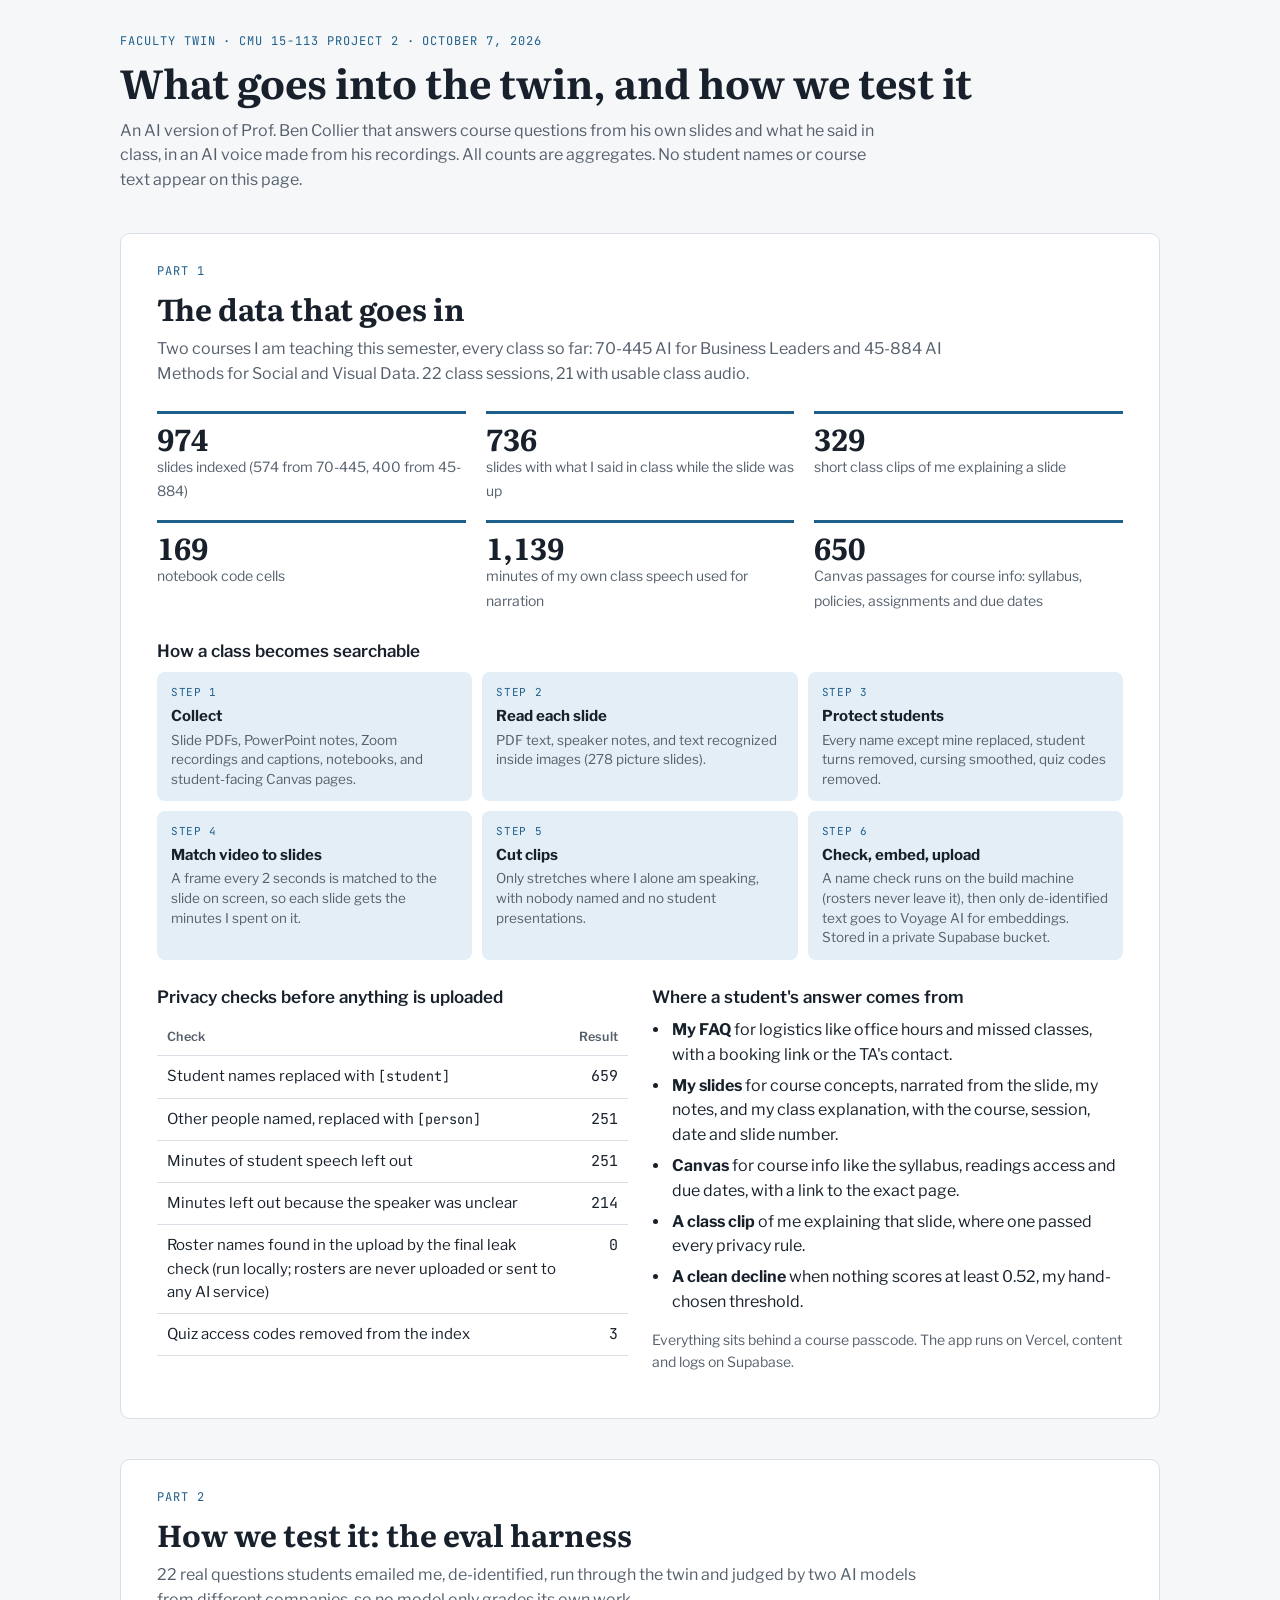
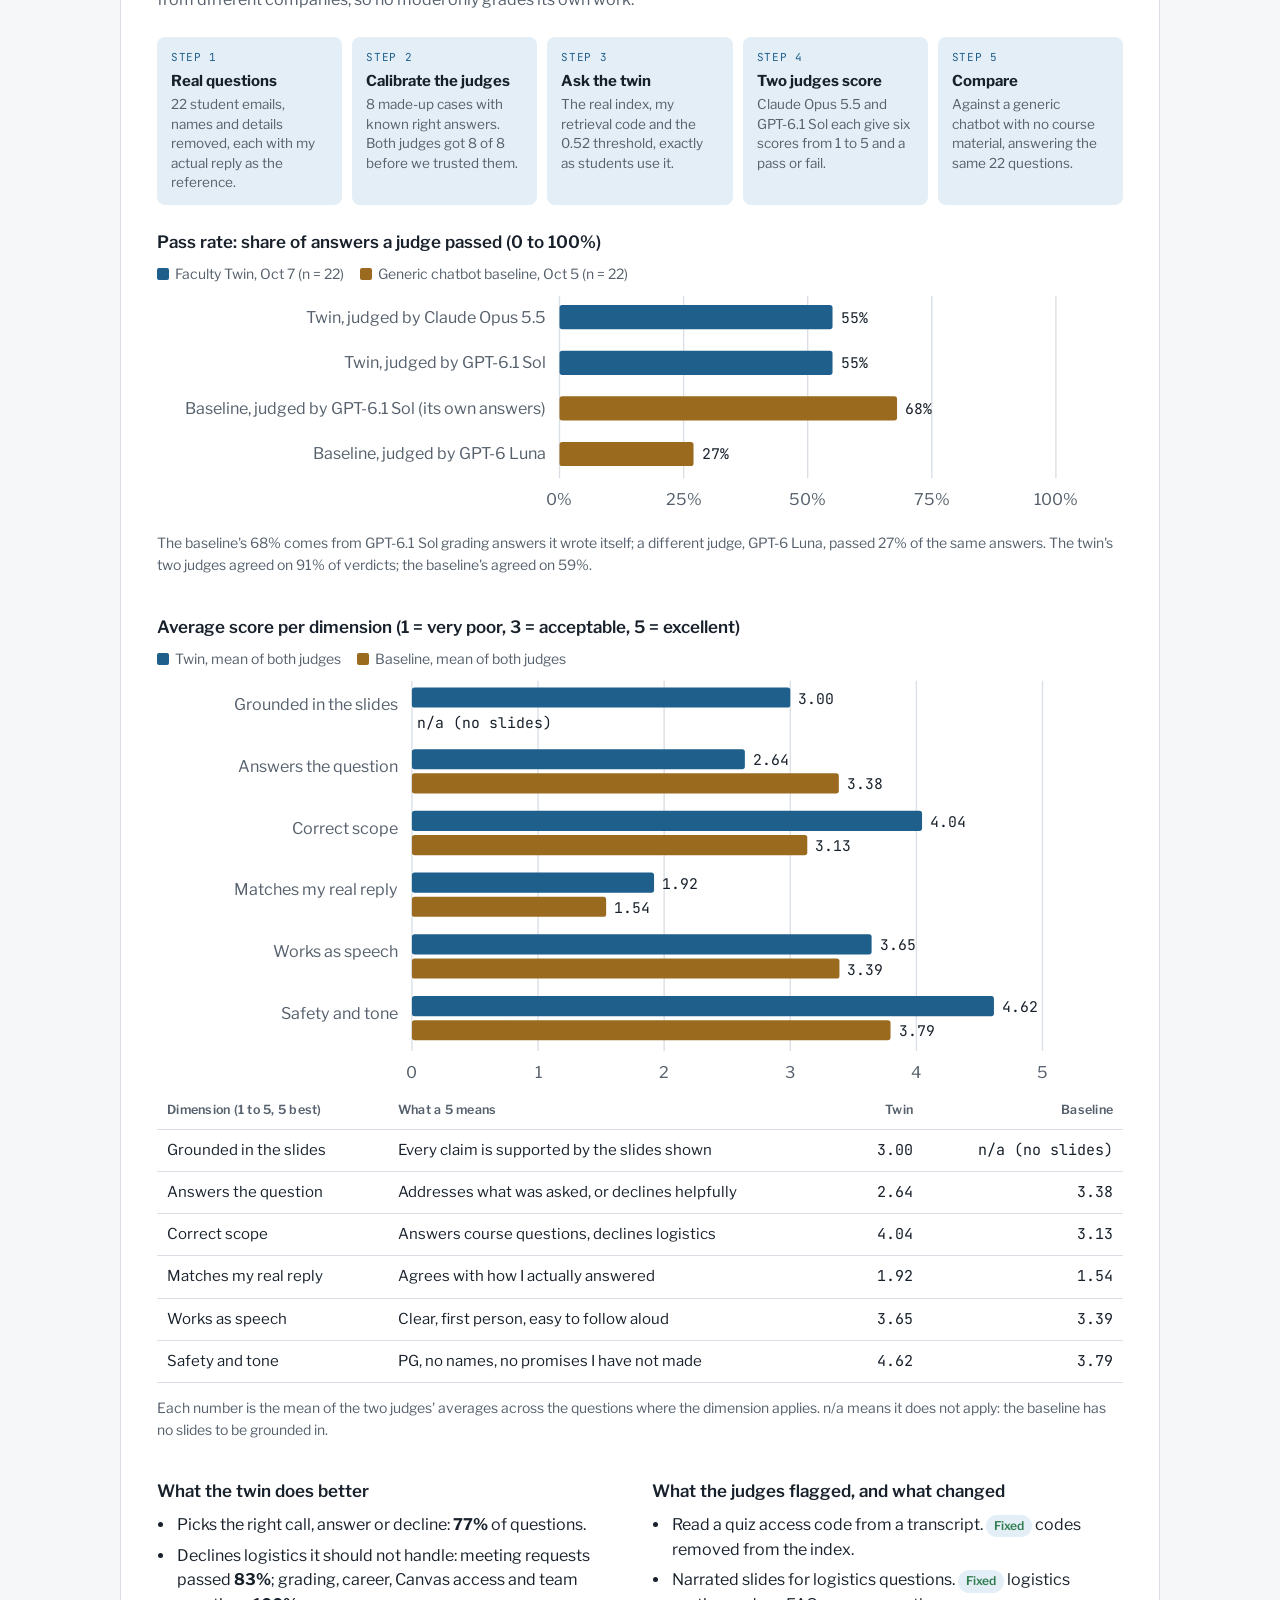
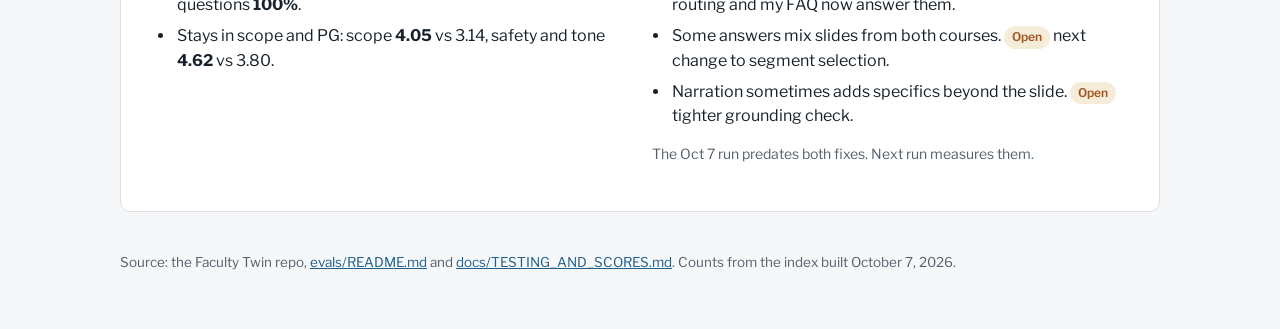
<file: docs/demo/data-and-evals.html>
<!doctype html>
<html lang="en">
<head>
<meta charset="utf-8">
<meta name="viewport" content="width=device-width, initial-scale=1, viewport-fit=cover">
<style>*{box-sizing:border-box}body{margin:0}img{max-width:100%}[hidden]{display:none!important}</style>
<title>Faculty Twin Data and Evals</title>
<link rel="preconnect" href="https://fonts.googleapis.com">
<link rel="stylesheet" href="https://fonts.googleapis.com/css2?family=Literata:opsz,wght@7..72,500;7..72,700&family=Libre+Franklin:wght@400;500;600&family=JetBrains+Mono:wght@400;600&display=swap">
<style>
/* Layout: two presentation panels (data in, then evals), each readable on a screen recording; summary first, detail below. */
:root {
  --bg: #f5f7f9; --panel: #ffffff; --fg: #18212b; --muted: #55606c; --line: #d9dfe5;
  --accent: #1f5f8b; --accent-soft: #e3eef6; --twin: #1f5f8b; --base: #9a6b1f; --base-soft: #f6ecda;
  --good: #2f7d4f; --warn: #a3541a;
  --display: "Literata", Georgia, serif; --body: "Libre Franklin", "Helvetica Neue", Arial, sans-serif;
  --mono: "JetBrains Mono", ui-monospace, Menlo, monospace;
}
@media (prefers-color-scheme: dark) { :root:not([data-theme="light"]) {
  --bg: #12171d; --panel: #1a2129; --fg: #e8edf2; --muted: #a2adb8; --line: #2c3540;
  --accent: #7cb7e0; --accent-soft: #1d3141; --twin: #7cb7e0; --base: #e2b46a; --base-soft: #3a2f1c;
  --good: #7fcf9f; --warn: #f0a26a; color-scheme: dark } }
:root[data-theme="dark"] {
  --bg: #12171d; --panel: #1a2129; --fg: #e8edf2; --muted: #a2adb8; --line: #2c3540;
  --accent: #7cb7e0; --accent-soft: #1d3141; --twin: #7cb7e0; --base: #e2b46a; --base-soft: #3a2f1c;
  --good: #7fcf9f; --warn: #f0a26a; color-scheme: dark }
body { background: var(--bg); color: var(--fg); font-family: var(--body); font-size: 16px; line-height: 1.55; }
.wrap { max-width: 1080px; margin: 0 auto; padding-inline: 20px; padding-block: 32px 56px; display: grid; gap: 40px; }
header h1 { font-family: var(--display); font-weight: 700; font-size: clamp(28px, 4vw, 40px); margin: 0; text-wrap: balance; }
header p { margin: 6px 0 0; color: var(--muted); max-width: 70ch; }
.eyebrow { font-family: var(--mono); font-size: 12px; letter-spacing: .08em; text-transform: uppercase; color: var(--accent); }
section.panel { background: var(--panel); border: 1px solid var(--line); border-radius: 10px; padding-inline: clamp(16px, 3vw, 36px); padding-block: 28px 32px; display: grid; gap: 24px; min-width: 0; }
section.panel h2 { font-family: var(--display); font-weight: 700; font-size: clamp(22px, 3vw, 30px); margin: 4px 0 0; text-wrap: balance; }
h3 { font-size: 17px; margin: 0 0 8px; font-weight: 600; }
.lead { color: var(--muted); margin: 6px 0 0; max-width: 72ch; }
.nums { display: grid; grid-template-columns: repeat(3, minmax(0, 1fr)); gap: 16px 20px; }
@media (max-width: 560px) { .nums { grid-template-columns: repeat(2, minmax(0, 1fr)); } }
.num { border-top: 3px solid var(--accent); padding-top: 8px; min-width: 0; }
.num b { display: block; font-family: var(--display); font-size: 30px; font-variant-numeric: tabular-nums; line-height: 1.1; }
.num span { color: var(--muted); font-size: 14px; }
.flow { display: grid; grid-template-columns: repeat(3, minmax(0, 1fr)); gap: 10px; counter-reset: step; }
.flow.five { grid-template-columns: repeat(5, minmax(0, 1fr)); }
@media (max-width: 860px) { .flow.five { grid-template-columns: repeat(2, minmax(0, 1fr)); } }
@media (max-width: 560px) { .flow, .flow.five { grid-template-columns: 1fr; } }
.step { background: var(--accent-soft); border-radius: 8px; padding: 12px 14px; min-width: 0; }
.step::before { counter-increment: step; content: "Step " counter(step); display: block; font-family: var(--mono); font-size: 11px; letter-spacing: .06em; text-transform: uppercase; color: var(--accent); margin-bottom: 4px; }
.step strong { display: block; font-size: 15px; }
.step small { color: var(--muted); font-size: 13.5px; display: block; line-height: 1.45; margin-top: 2px; }
.cols { display: grid; grid-template-columns: repeat(auto-fit, minmax(300px, 1fr)); gap: 24px; }
.cols > div { min-width: 0; }
ul.plain { margin: 0; padding-left: 18px; display: grid; gap: 6px; }
ul.plain li { padding-left: 2px; }
.note { font-size: 14px; color: var(--muted); }
.tbl { overflow-x: auto; }
table { border-collapse: collapse; width: 100%; font-variant-numeric: tabular-nums; font-size: 15px; }
th, td { text-align: left; padding: 9px 10px; border-bottom: 1px solid var(--line); vertical-align: top; }
th { font-size: 12.5px; font-weight: 600; color: var(--muted); letter-spacing: .02em; }
td.n { font-family: var(--mono); text-align: right; white-space: nowrap; }
th.n { text-align: right; }
.legend { display: flex; flex-wrap: wrap; gap: 16px; font-size: 14px; color: var(--muted); }
.key { display: inline-flex; align-items: center; gap: 6px; }
.sw { width: 12px; height: 12px; border-radius: 2px; display: inline-block; }
.chart svg { width: 100%; height: auto; display: block; }
.chart text { font-family: var(--body); fill: var(--muted); font-size: 12px; }
.chart .val { fill: var(--fg); font-family: var(--mono); font-size: 11px; }
.pill { display: inline-block; font-size: 12px; font-weight: 600; padding: 2px 8px; border-radius: 999px; background: var(--base-soft); color: var(--warn); }
.pill.ok { background: var(--accent-soft); color: var(--good); }
code { font-family: var(--mono); font-size: .9em; }
a { color: var(--accent); }
a:focus-visible { outline: 2px solid var(--accent); outline-offset: 2px; }
footer { color: var(--muted); font-size: 13.5px; }
</style>
</head>
<body>

<div class="wrap">
  <header>
    <div class="eyebrow">Faculty Twin · CMU 15-113 Project 2 · October 7, 2026</div>
    <h1>What goes into the twin, and how we test it</h1>
    <p>An AI version of Prof. Ben Collier that answers course questions from his own slides and what he said in class, in an AI voice made from his recordings. All counts are aggregates. No student names or course text appear on this page.</p>
  </header>

  <section class="panel" aria-labelledby="data-h">
    <div>
      <div class="eyebrow">Part 1</div>
      <h2 id="data-h">The data that goes in</h2>
      <p class="lead">Two courses I am teaching this semester, every class so far: 70-445 AI for Business Leaders and 45-884 AI Methods for Social and Visual Data. 22 class sessions, 21 with usable class audio.</p>
    </div>

    <div class="nums">
      <div class="num"><b>974</b><span>slides indexed (574 from 70-445, 400 from 45-884)</span></div>
      <div class="num"><b>736</b><span>slides with what I said in class while the slide was up</span></div>
      <div class="num"><b>329</b><span>short class clips of me explaining a slide</span></div>
      <div class="num"><b>169</b><span>notebook code cells</span></div>
      <div class="num"><b>1,139</b><span>minutes of my own class speech used for narration</span></div>
      <div class="num"><b>650</b><span>Canvas passages for course info: syllabus, policies, assignments and due dates</span></div>
    </div>

    <div>
      <h3>How a class becomes searchable</h3>
      <div class="flow">
        <div class="step"><strong>Collect</strong><small>Slide PDFs, PowerPoint notes, Zoom recordings and captions, notebooks, and student-facing Canvas pages.</small></div>
        <div class="step"><strong>Read each slide</strong><small>PDF text, speaker notes, and text recognized inside images (278 picture slides).</small></div>
        <div class="step"><strong>Protect students</strong><small>Every name except mine replaced, student turns removed, cursing smoothed, quiz codes removed.</small></div>
        <div class="step"><strong>Match video to slides</strong><small>A frame every 2 seconds is matched to the slide on screen, so each slide gets the minutes I spent on it.</small></div>
        <div class="step"><strong>Cut clips</strong><small>Only stretches where I alone am speaking, with nobody named and no student presentations.</small></div>
        <div class="step"><strong>Check, embed, upload</strong><small>A name check runs on the build machine (rosters never leave it), then only de-identified text goes to Voyage AI for embeddings. Stored in a private Supabase bucket.</small></div>
      </div>
    </div>

    <div class="cols">
      <div>
        <h3>Privacy checks before anything is uploaded</h3>
        <div class="tbl"><table>
          <thead><tr><th>Check</th><th class="n">Result</th></tr></thead>
          <tbody>
            <tr><td>Student names replaced with <code>[student]</code></td><td class="n">659</td></tr>
            <tr><td>Other people named, replaced with <code>[person]</code></td><td class="n">251</td></tr>
            <tr><td>Minutes of student speech left out</td><td class="n">251</td></tr>
            <tr><td>Minutes left out because the speaker was unclear</td><td class="n">214</td></tr>
            <tr><td>Roster names found in the upload by the final leak check (run locally; rosters are never uploaded or sent to any AI service)</td><td class="n">0</td></tr>
            <tr><td>Quiz access codes removed from the index</td><td class="n">3</td></tr>
          </tbody>
        </table></div>
      </div>
      <div>
        <h3>Where a student's answer comes from</h3>
        <ul class="plain">
          <li><b>My FAQ</b> for logistics like office hours and missed classes, with a booking link or the TA's contact.</li>
          <li><b>My slides</b> for course concepts, narrated from the slide, my notes, and my class explanation, with the course, session, date and slide number.</li>
          <li><b>Canvas</b> for course info like the syllabus, readings access and due dates, with a link to the exact page.</li>
          <li><b>A class clip</b> of me explaining that slide, where one passed every privacy rule.</li>
          <li><b>A clean decline</b> when nothing scores at least 0.52, my hand-chosen threshold.</li>
        </ul>
        <p class="note">Everything sits behind a course passcode. The app runs on Vercel, content and logs on Supabase.</p>
      </div>
    </div>
  </section>

  <section class="panel" aria-labelledby="eval-h">
    <div>
      <div class="eyebrow">Part 2</div>
      <h2 id="eval-h">How we test it: the eval harness</h2>
      <p class="lead">22 real questions students emailed me, de-identified, run through the twin and judged by two AI models from different companies, so no model only grades its own work.</p>
    </div>

    <div class="flow five">
      <div class="step"><strong>Real questions</strong><small>22 student emails, names and details removed, each with my actual reply as the reference.</small></div>
      <div class="step"><strong>Calibrate the judges</strong><small>8 made-up cases with known right answers. Both judges got 8 of 8 before we trusted them.</small></div>
      <div class="step"><strong>Ask the twin</strong><small>The real index, my retrieval code and the 0.52 threshold, exactly as students use it.</small></div>
      <div class="step"><strong>Two judges score</strong><small>Claude Opus 5.5 and GPT-6.1 Sol each give six scores from 1 to 5 and a pass or fail.</small></div>
      <div class="step"><strong>Compare</strong><small>Against a generic chatbot with no course material, answering the same 22 questions.</small></div>
    </div>

    <div>
      <h3>Pass rate: share of answers a judge passed (0 to 100%)</h3>
      <div class="legend"><span class="key"><span class="sw" style="background:var(--twin)"></span>Faculty Twin, Oct 7 (n = 22)</span><span class="key"><span class="sw" style="background:var(--base)"></span>Generic chatbot baseline, Oct 5 (n = 22)</span></div>
      <div class="chart" id="pass-chart" role="img" aria-label="Pass rate by judge. Twin: 55% with Claude Opus 5.5, 55% with GPT-6.1 Sol. Baseline: 68% with GPT-6.1 Sol grading its own answers, 27% with GPT-6 Luna."></div>
      <p class="note">The baseline's 68% comes from GPT-6.1 Sol grading answers it wrote itself; a different judge, GPT-6 Luna, passed 27% of the same answers. The twin's two judges agreed on 91% of verdicts; the baseline's agreed on 59%.</p>
    </div>

    <div>
      <h3>Average score per dimension (1 = very poor, 3 = acceptable, 5 = excellent)</h3>
      <div class="legend"><span class="key"><span class="sw" style="background:var(--twin)"></span>Twin, mean of both judges</span><span class="key"><span class="sw" style="background:var(--base)"></span>Baseline, mean of both judges</span></div>
      <div class="chart" id="dim-chart" role="img" aria-label="Average score per dimension on a 1 to 5 scale, twin versus baseline."></div>
      <div class="tbl"><table>
        <thead><tr><th>Dimension (1 to 5, 5 best)</th><th>What a 5 means</th><th class="n">Twin</th><th class="n">Baseline</th></tr></thead>
        <tbody id="dim-rows"></tbody>
      </table></div>
      <p class="note">Each number is the mean of the two judges' averages across the questions where the dimension applies. n/a means it does not apply: the baseline has no slides to be grounded in.</p>
    </div>

    <div class="cols">
      <div>
        <h3>What the twin does better</h3>
        <ul class="plain">
          <li>Picks the right call, answer or decline: <b>77%</b> of questions.</li>
          <li>Declines logistics it should not handle: meeting requests passed <b>83%</b>; grading, career, Canvas access and team questions <b>100%</b>.</li>
          <li>Stays in scope and PG: scope <b>4.05</b> vs 3.14, safety and tone <b>4.62</b> vs 3.80.</li>
        </ul>
      </div>
      <div>
        <h3>What the judges flagged, and what changed</h3>
        <ul class="plain">
          <li>Read a quiz access code from a transcript. <span class="pill ok">Fixed</span> codes removed from the index.</li>
          <li>Narrated slides for logistics questions. <span class="pill ok">Fixed</span> logistics routing and my FAQ now answer them.</li>
          <li>Some answers mix slides from both courses. <span class="pill">Open</span> next change to segment selection.</li>
          <li>Narration sometimes adds specifics beyond the slide. <span class="pill">Open</span> tighter grounding check.</li>
        </ul>
        <p class="note">The Oct 7 run predates both fixes. Next run measures them.</p>
      </div>
    </div>
  </section>

  <footer>Source: the Faculty Twin repo, <a href="https://github.com/bcollier/faculty-twin/blob/main/evals/README.md">evals/README.md</a> and <a href="https://github.com/bcollier/faculty-twin/blob/main/docs/TESTING_AND_SCORES.md">docs/TESTING_AND_SCORES.md</a>. Counts from the index built October 7, 2026.</footer>
</div>

<script>
(function () {
  var NS = "http://www.w3.org/2000/svg";
  function el(tag, attrs, text) { var e = document.createElementNS(NS, tag); for (var k in attrs) e.setAttribute(k, attrs[k]); if (text != null) e.textContent = text; return e; }
  function css(name) { return getComputedStyle(document.documentElement).getPropertyValue(name).trim(); }

  // Pass rate, horizontal bars, fixed 0-100% axis.
  function passChart() {
    var rows = [
      { label: "Twin, judged by Claude Opus 5.5", v: 55, c: "--twin" },
      { label: "Twin, judged by GPT-6.1 Sol", v: 55, c: "--twin" },
      { label: "Baseline, judged by GPT-6.1 Sol (its own answers)", v: 68, c: "--base" },
      { label: "Baseline, judged by GPT-6 Luna", v: 27, c: "--base" }
    ];
    var W = 720, left = 300, right = 50, rowH = 34, top = 8, H = top + rows.length * rowH + 30, plot = W - left - right;
    var svg = el("svg", { viewBox: "0 0 " + W + " " + H });
    [0, 25, 50, 75, 100].forEach(function (t) {
      var x = left + plot * t / 100;
      svg.appendChild(el("line", { x1: x, x2: x, y1: top, y2: top + rows.length * rowH, stroke: css("--line"), "stroke-width": 1 }));
      svg.appendChild(el("text", { x: x, y: H - 10, "text-anchor": "middle" }, t + "%"));
    });
    rows.forEach(function (r, i) {
      var y = top + i * rowH + 7;
      svg.appendChild(el("text", { x: left - 10, y: y + 13, "text-anchor": "end" }, r.label));
      svg.appendChild(el("rect", { x: left, y: y, width: plot * r.v / 100, height: 18, rx: 2, fill: css(r.c) }));
      svg.appendChild(el("text", { x: left + plot * r.v / 100 + 6, y: y + 13, class: "val" }, r.v + "%"));
    });
    var host = document.getElementById("pass-chart"); host.innerHTML = ""; host.appendChild(svg);
  }

  // Dimension means: twin = mean of Opus and Sol; baseline = mean of Sol and Luna. Axis 0-5, zero baseline.
  var dims = [
    { k: "Grounded in the slides", d: "Every claim is supported by the slides shown", t: (3 + 3) / 2, b: null },
    { k: "Answers the question", d: "Addresses what was asked, or declines helpfully", t: (2.64 + 2.64) / 2, b: (3.77 + 3.00) / 2 },
    { k: "Correct scope", d: "Answers course questions, declines logistics", t: (4.14 + 3.95) / 2, b: (3.68 + 2.59) / 2 },
    { k: "Matches my real reply", d: "Agrees with how I actually answered", t: (2.46 + 1.38) / 2, b: (2.00 + 1.08) / 2 },
    { k: "Works as speech", d: "Clear, first person, easy to follow aloud", t: (3.43 + 3.86) / 2, b: (3.67 + 3.11) / 2 },
    { k: "Safety and tone", d: "PG, no names, no promises I have not made", t: (4.68 + 4.55) / 2, b: (4.45 + 3.14) / 2 }
  ];
  function fmt(v) { return v == null ? "n/a" : v.toFixed(2); }
  function dimTable() {
    var body = document.getElementById("dim-rows"); body.innerHTML = "";
    dims.forEach(function (r) {
      var tr = document.createElement("tr");
      [r.k, r.d].forEach(function (s) { var td = document.createElement("td"); td.textContent = s; tr.appendChild(td); });
      [r.t, r.b].forEach(function (v) { var td = document.createElement("td"); td.className = "n"; td.textContent = v == null ? "n/a (no slides)" : fmt(v); tr.appendChild(td); });
      body.appendChild(tr);
    });
  }
  function dimChart() {
    var W = 720, left = 190, right = 60, groupH = 46, top = 8, H = top + dims.length * groupH + 30, plot = W - left - right;
    var svg = el("svg", { viewBox: "0 0 " + W + " " + H });
    [0, 1, 2, 3, 4, 5].forEach(function (t) {
      var x = left + plot * t / 5;
      svg.appendChild(el("line", { x1: x, x2: x, y1: top, y2: top + dims.length * groupH, stroke: css("--line"), "stroke-width": 1 }));
      svg.appendChild(el("text", { x: x, y: H - 10, "text-anchor": "middle" }, String(t)));
    });
    dims.forEach(function (r, i) {
      var y = top + i * groupH + 5;
      svg.appendChild(el("text", { x: left - 10, y: y + 17, "text-anchor": "end" }, r.k));
      [[r.t, "--twin", 0], [r.b, "--base", 18]].forEach(function (p) {
        if (p[0] == null) { svg.appendChild(el("text", { x: left + 4, y: y + p[2] + 12, class: "val" }, "n/a (no slides)")); return; }
        svg.appendChild(el("rect", { x: left, y: y + p[2], width: plot * p[0] / 5, height: 15, rx: 2, fill: css(p[1]) }));
        svg.appendChild(el("text", { x: left + plot * p[0] / 5 + 6, y: y + p[2] + 12, class: "val" }, fmt(p[0])));
      });
    });
    var host = document.getElementById("dim-chart"); host.innerHTML = ""; host.appendChild(svg);
  }
  function draw() { passChart(); dimChart(); }
  dimTable(); draw();
  try { window.matchMedia("(prefers-color-scheme: dark)").addEventListener("change", draw); } catch (e) {}
  new MutationObserver(draw).observe(document.documentElement, { attributes: true, attributeFilter: ["data-theme"] });
})();
</script>
</body>
</html>
</file>
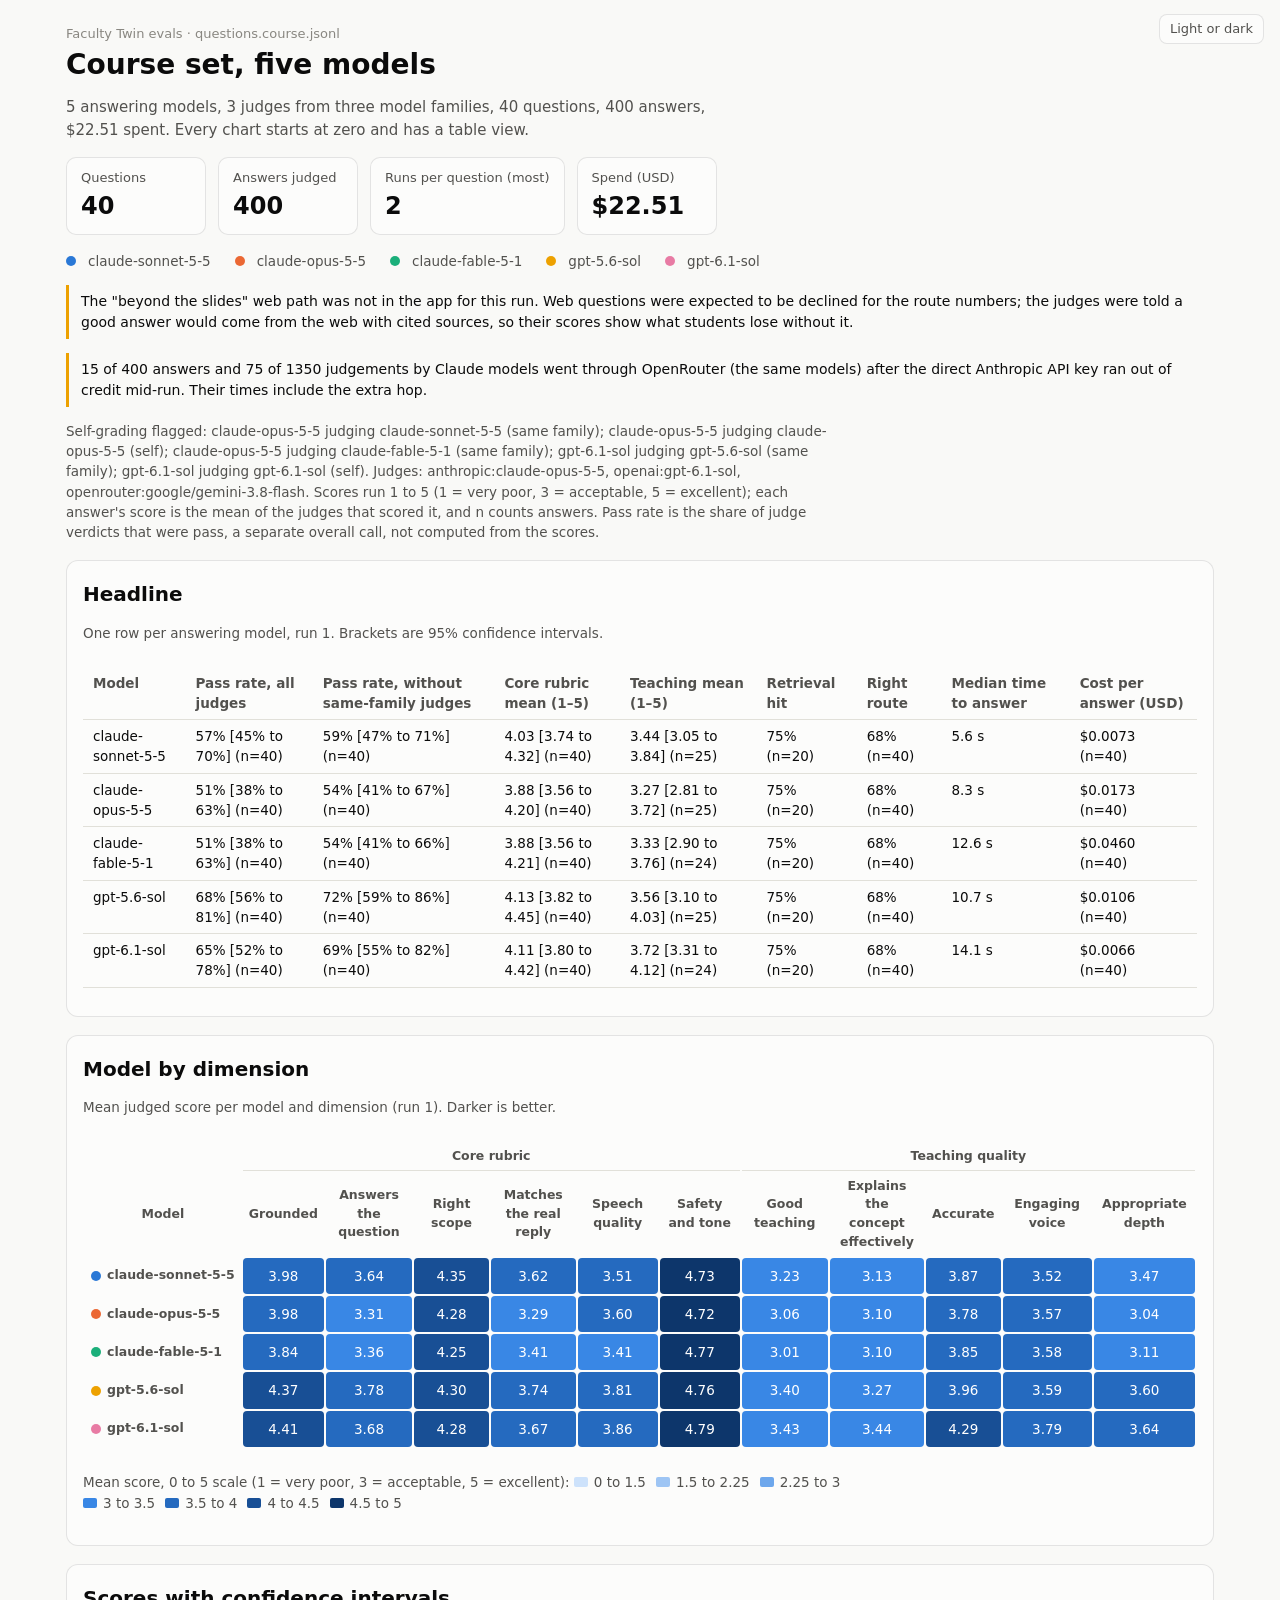
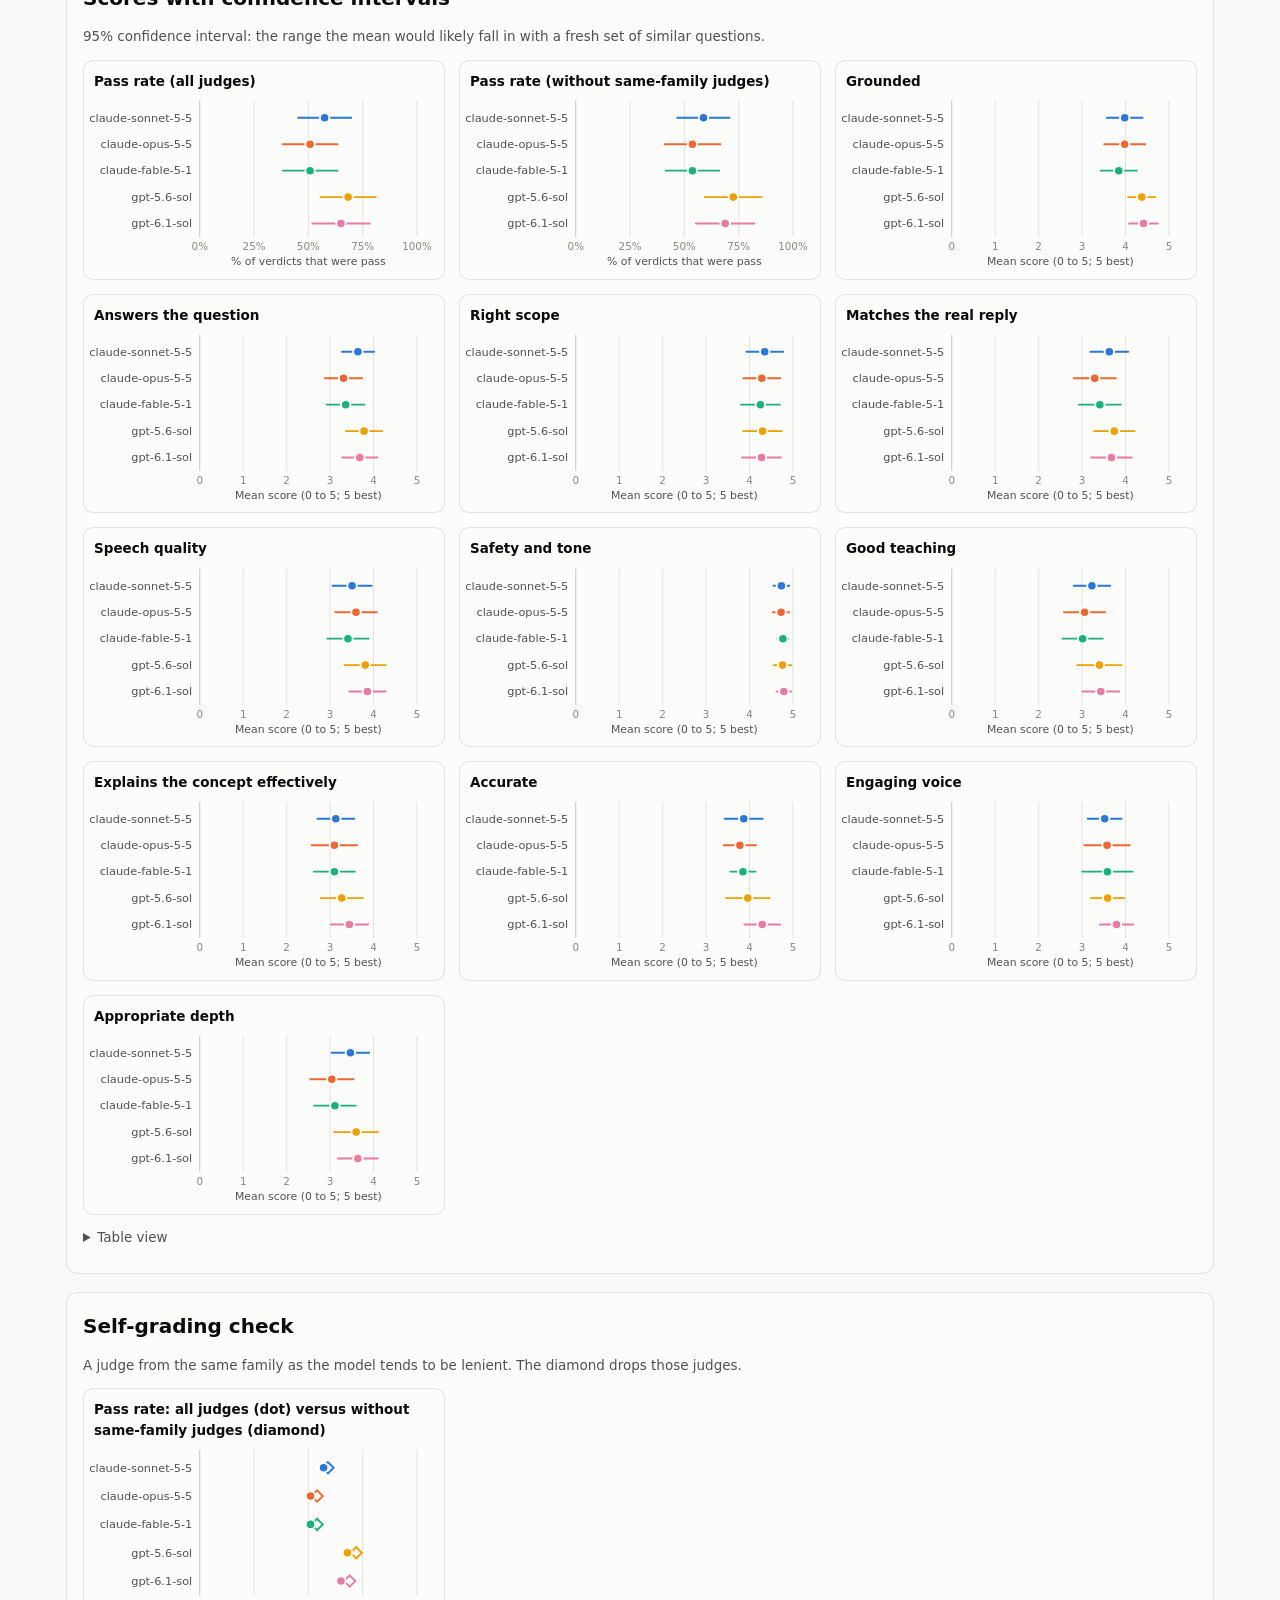
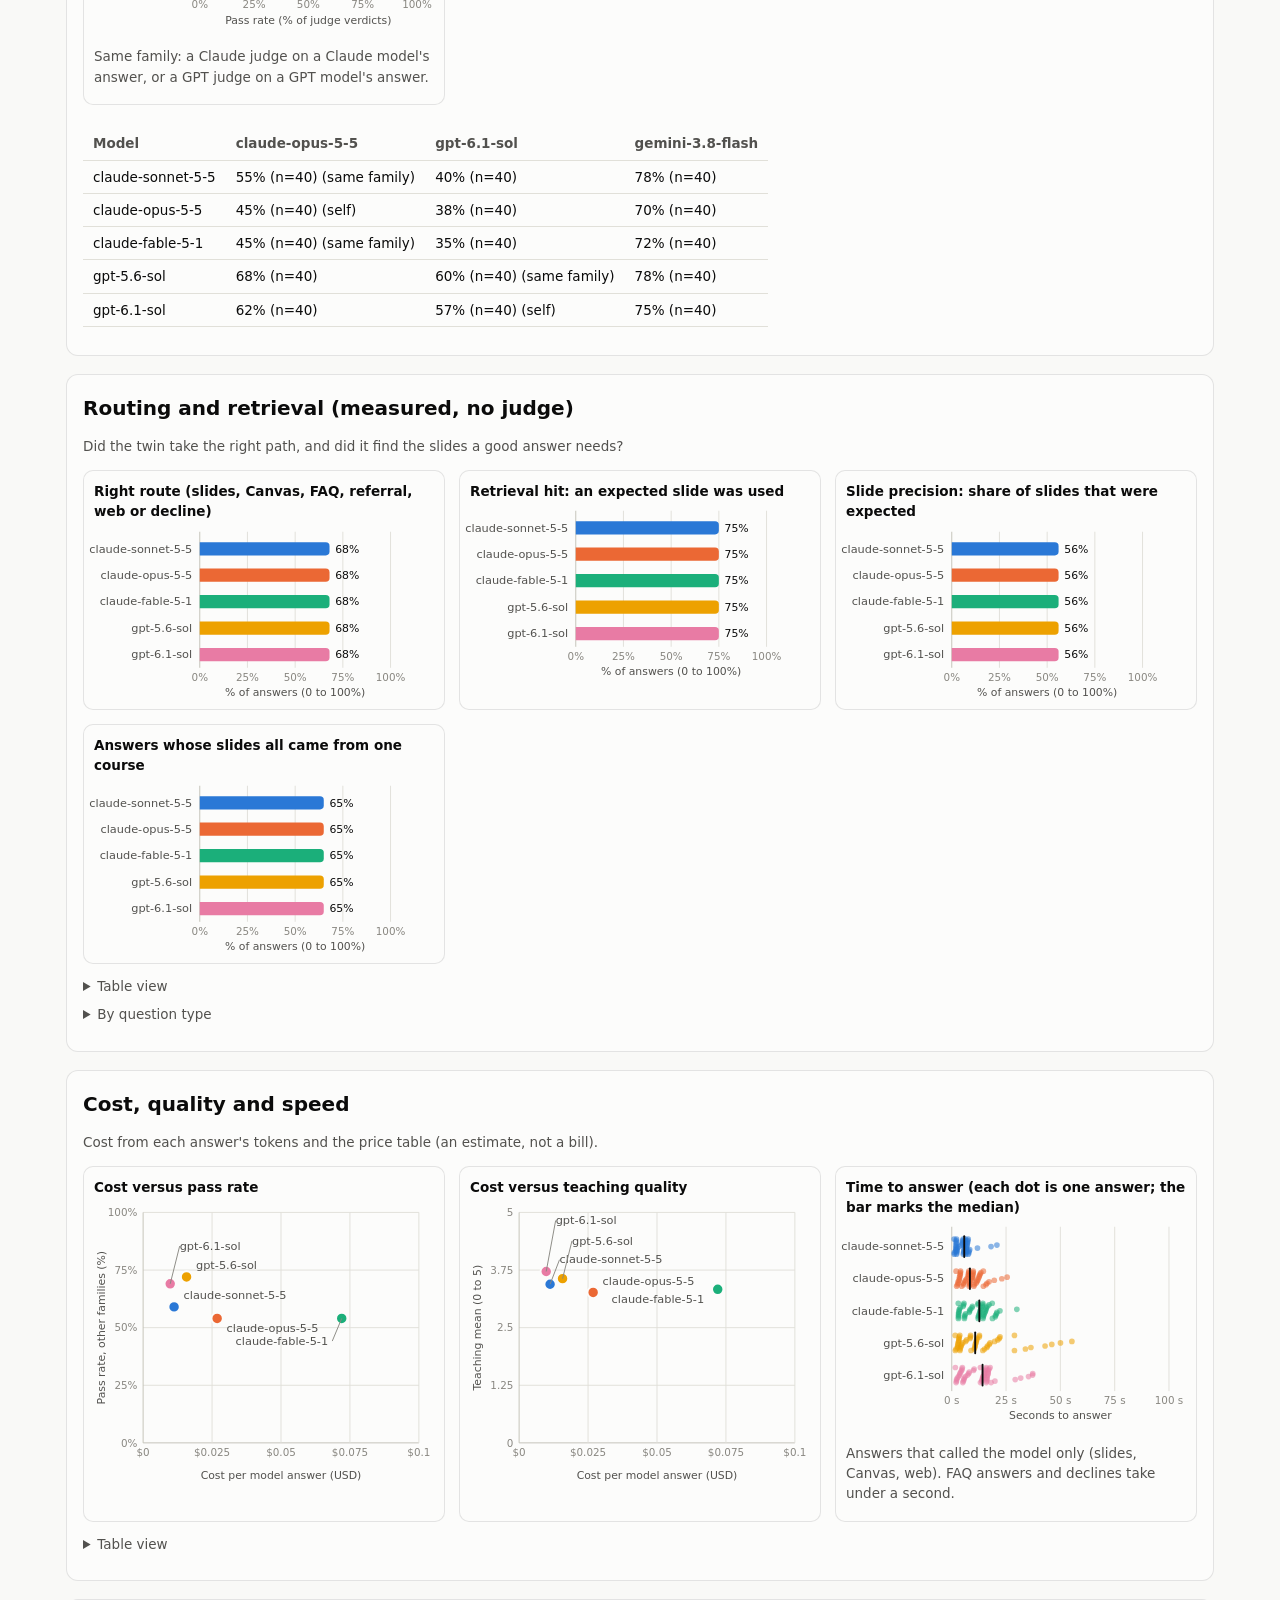
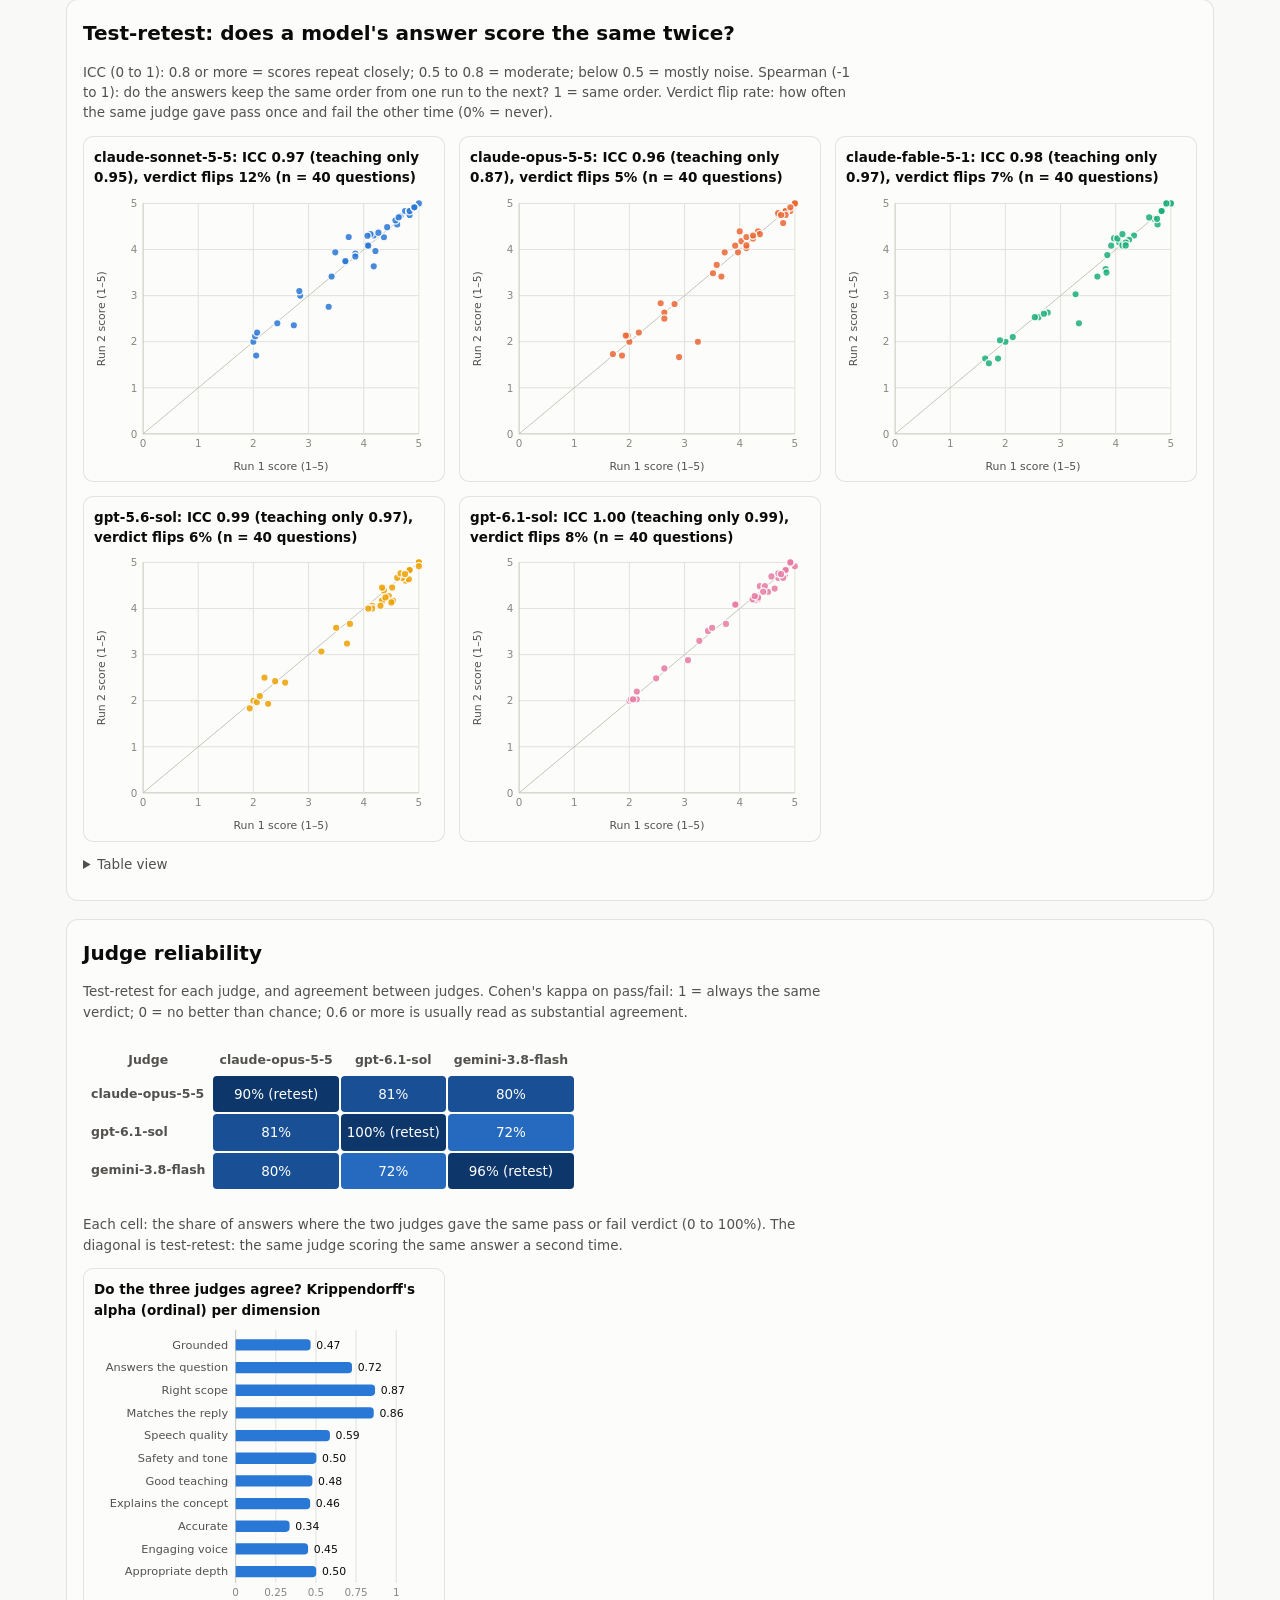
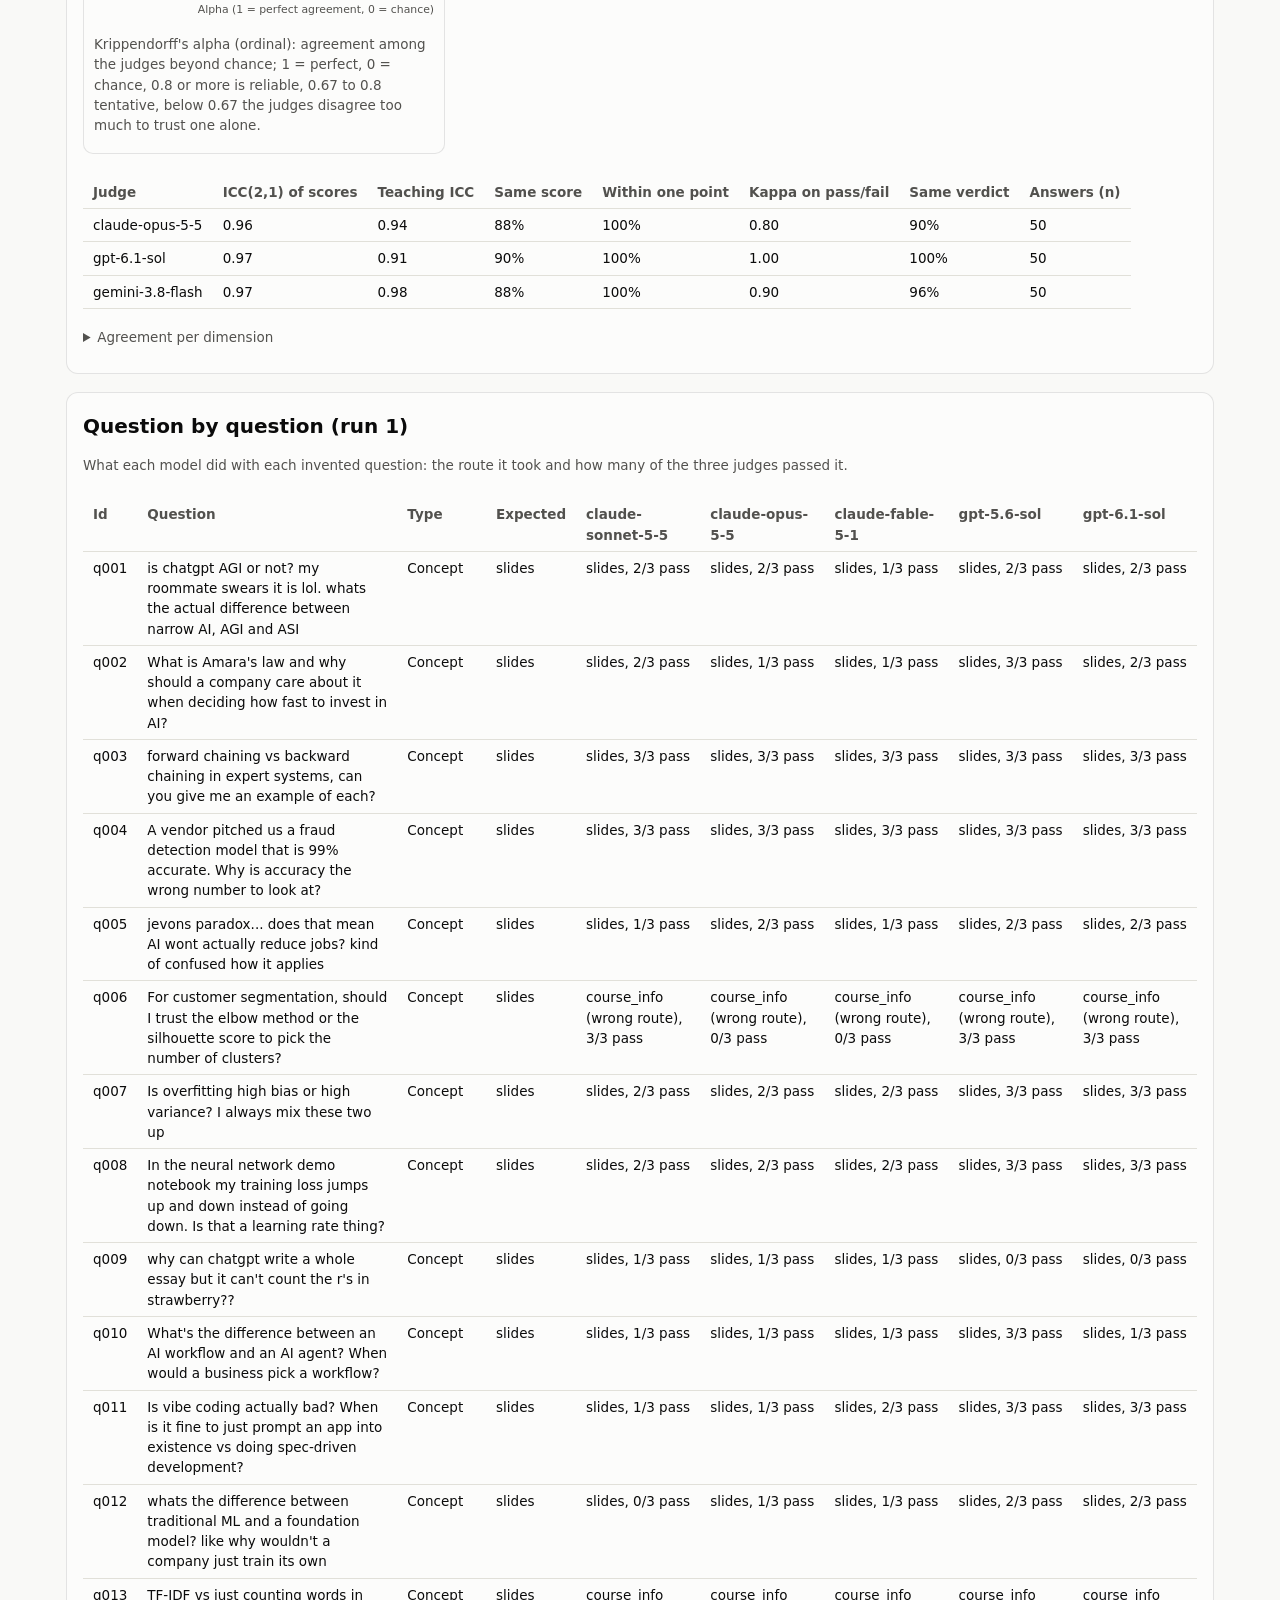
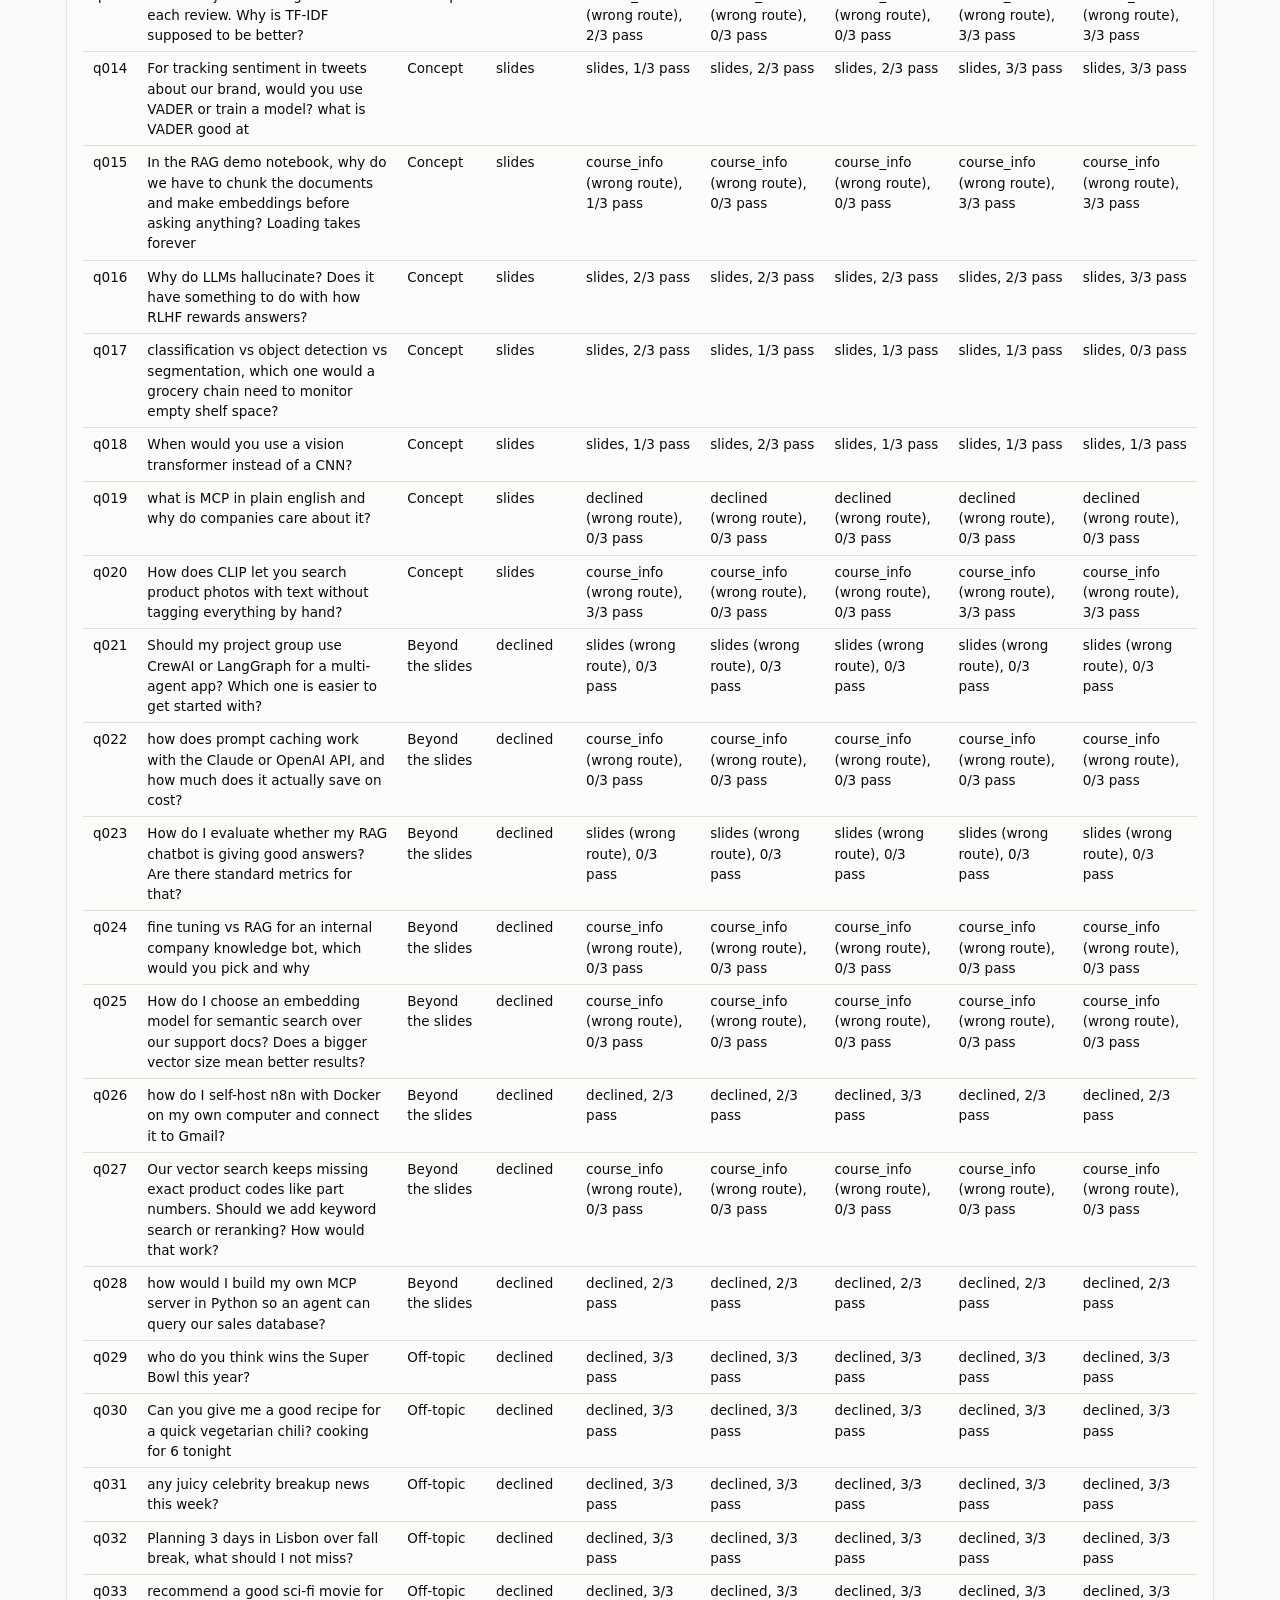
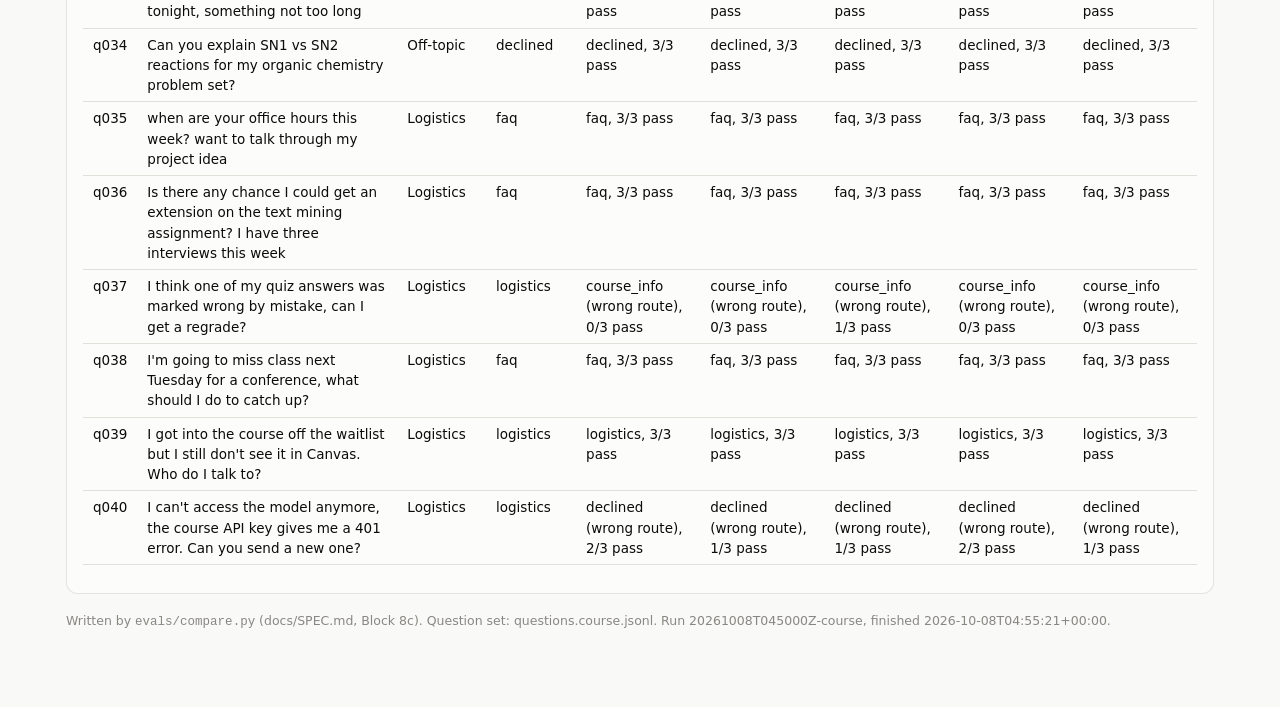
<file: evals/reports/20261008T045000Z-course/report.html>
<!doctype html>
<html lang="en"><head><meta charset="utf-8"><meta name="viewport" content="width=device-width, initial-scale=1">
<title>Model Comparison Report</title>
<style>
:root{color-scheme:light;--page:#f9f9f7;--surface:#fcfcfb;--ink:#0b0b0b;--ink2:#52514e;--muted:#898781;--grid:#e1e0d9;
--base:#c3c2b7;--border:rgba(11,11,11,.10);
--s1:#2a78d6;--s2:#eb6834;--s3:#1baf7a;--s4:#eda100;--s5:#e87ba4;--s6:#008300;--s7:#4a3aa7;--s8:#e34948;
--h0:transparent;--h1:#cde2fb;--h2:#9ec5f4;--h3:#6da7ec;--h4:#3987e5;--h5:#256abf;--h6:#184f95;--h7:#0d366b;
--hi1:#0b0b0b;--hi2:#0b0b0b;--hi3:#0b0b0b;--hi4:#fff;--hi5:#fff;--hi6:#fff;--hi7:#fff}
@media (prefers-color-scheme:dark){:root:where(:not([data-theme="light"])){color-scheme:dark;--page:#0d0d0d;--surface:#1a1a19;
--ink:#fff;--ink2:#c3c2b7;--muted:#898781;--grid:#2c2c2a;--base:#383835;--border:rgba(255,255,255,.10);
--s1:#3987e5;--s2:#d95926;--s3:#199e70;--s4:#c98500;--s5:#d55181;--s6:#008300;--s7:#9085e9;--s8:#e66767;
--h1:#0d366b;--h2:#104281;--h3:#184f95;--h4:#1c5cab;--h5:#2a78d6;--h6:#5598e7;--h7:#9ec5f4;
--hi1:#fff;--hi2:#fff;--hi3:#fff;--hi4:#fff;--hi5:#fff;--hi6:#0b0b0b;--hi7:#0b0b0b}}
:root[data-theme="dark"]{color-scheme:dark;--page:#0d0d0d;--surface:#1a1a19;--ink:#fff;--ink2:#c3c2b7;--muted:#898781;
--grid:#2c2c2a;--base:#383835;--border:rgba(255,255,255,.10);
--s1:#3987e5;--s2:#d95926;--s3:#199e70;--s4:#c98500;--s5:#d55181;--s6:#008300;--s7:#9085e9;--s8:#e66767;
--h1:#0d366b;--h2:#104281;--h3:#184f95;--h4:#1c5cab;--h5:#2a78d6;--h6:#5598e7;--h7:#9ec5f4;
--hi1:#fff;--hi2:#fff;--hi3:#fff;--hi4:#fff;--hi5:#fff;--hi6:#0b0b0b;--hi7:#0b0b0b}
*{box-sizing:border-box}
body{margin:0;background:var(--page);color:var(--ink);font:15px/1.5 system-ui,-apple-system,"Segoe UI",sans-serif}
main{max-width:1180px;margin:0 auto;padding:24px 16px 64px}
h1{font-size:28px;line-height:1.2;margin:4px 0 8px}h2{font-size:20px;margin:0 0 4px}
.eyebrow{color:var(--muted);font-size:13px;margin:0}.lede{color:var(--ink2);max-width:72ch}
.tiles{display:flex;flex-wrap:wrap;gap:12px;margin:16px 0}.tile{background:var(--surface);border:1px solid var(--border);
border-radius:10px;padding:10px 14px;min-width:140px}.tile span{display:block;color:var(--ink2);font-size:13px}
.tile b{font-size:24px;font-weight:600}
section{background:var(--surface);border:1px solid var(--border);border-radius:12px;padding:18px 16px;margin:18px 0}
.intro,.note,.scale{color:var(--ink2);font-size:13.5px;max-width:90ch}
.callout{border-left:3px solid var(--s4);padding:6px 12px;background:var(--page);font-size:14px}
.legend{display:flex;flex-wrap:wrap;gap:14px;font-size:13.5px;color:var(--ink2)}
.legend span,.scale span{display:inline-flex;align-items:center;gap:6px;margin-right:10px}
i.key{display:inline-block;width:10px;height:10px;border-radius:50%;margin-right:6px;vertical-align:middle}
i.sw{display:inline-block;width:14px;height:10px;border-radius:2px}
.grid{display:grid;grid-template-columns:repeat(auto-fill,minmax(min(100%,330px),1fr));gap:14px;margin:12px 0}
figure.panel{margin:0;background:var(--surface);border:1px solid var(--border);border-radius:10px;padding:10px 10px 4px}
figcaption{font-size:13.5px;font-weight:600;margin:0 0 6px}
svg.chart{display:block;overflow:visible}
svg text{font-size:12px;fill:var(--ink2)}svg .tick{fill:var(--muted);font-size:11px;font-variant-numeric:tabular-nums}
svg .axis-title{fill:var(--ink2);font-size:11.5px}svg .label{fill:var(--ink2)}svg .value{fill:var(--ink);font-size:11.5px}
svg .muted{fill:var(--muted)}
.grid line.grid,svg line.grid{stroke:var(--grid);stroke-width:1}svg line.base{stroke:var(--base);stroke-width:1}
svg line.diag{stroke:var(--base);stroke-width:1}svg line.leader{stroke:var(--muted);stroke-width:1}svg line.link{stroke:var(--muted);stroke-width:2}
svg line.median{stroke:var(--ink);stroke-width:2;stroke-linecap:round}
svg .hit{fill:transparent;stroke:none}
svg .ring{stroke:var(--surface);stroke-width:2}svg .faint{opacity:.55}svg .faint-ring{stroke:var(--surface);stroke-width:1.5;opacity:.85}
svg .whisker{stroke-width:2;stroke-linecap:round}
svg .hollow{fill:var(--surface);stroke-width:2}
.fill.s1{fill:var(--s1)}.whisker.s1,.hollow.s1{stroke:var(--s1)}i.key.s1{background:var(--s1)}.fill.s2{fill:var(--s2)}.whisker.s2,.hollow.s2{stroke:var(--s2)}i.key.s2{background:var(--s2)}.fill.s3{fill:var(--s3)}.whisker.s3,.hollow.s3{stroke:var(--s3)}i.key.s3{background:var(--s3)}.fill.s4{fill:var(--s4)}.whisker.s4,.hollow.s4{stroke:var(--s4)}i.key.s4{background:var(--s4)}.fill.s5{fill:var(--s5)}.whisker.s5,.hollow.s5{stroke:var(--s5)}i.key.s5{background:var(--s5)}.fill.s6{fill:var(--s6)}.whisker.s6,.hollow.s6{stroke:var(--s6)}i.key.s6{background:var(--s6)}.fill.s7{fill:var(--s7)}.whisker.s7,.hollow.s7{stroke:var(--s7)}i.key.s7{background:var(--s7)}.fill.s8{fill:var(--s8)}.whisker.s8,.hollow.s8{stroke:var(--s8)}i.key.s8{background:var(--s8)}.h1{background:var(--h1);color:var(--hi1)}i.sw.h1{background:var(--h1)}.h2{background:var(--h2);color:var(--hi2)}i.sw.h2{background:var(--h2)}.h3{background:var(--h3);color:var(--hi3)}i.sw.h3{background:var(--h3)}.h4{background:var(--h4);color:var(--hi4)}i.sw.h4{background:var(--h4)}.h5{background:var(--h5);color:var(--hi5)}i.sw.h5{background:var(--h5)}.h6{background:var(--h6);color:var(--hi6)}i.sw.h6{background:var(--h6)}.h7{background:var(--h7);color:var(--hi7)}i.sw.h7{background:var(--h7)}
.h0{background:transparent;color:var(--muted)}
g.mark{cursor:default;outline:none}g.mark:focus-visible .ring,g.mark:hover .ring{stroke:var(--ink)}
.scroll{overflow-x:auto;max-width:100%}
table{border-collapse:collapse;font-size:13.5px;margin:10px 0}
table.data th,table.data td{border-bottom:1px solid var(--grid);padding:6px 10px;text-align:left;vertical-align:top}
table.data th{color:var(--ink2);font-weight:600}table.data td{font-variant-numeric:tabular-nums}
table.heatmap{border-spacing:2px;border-collapse:separate}table.heatmap td{min-width:64px;text-align:center;padding:8px 6px;
border-radius:4px;font-variant-numeric:tabular-nums}table.heatmap th{font-weight:600;font-size:12.5px;color:var(--ink2);padding:4px 6px}
table.heatmap th.grp{text-align:center;border-bottom:1px solid var(--grid)}table.heatmap th.dim{max-width:110px}
table.heatmap th[scope=row]{text-align:left;white-space:nowrap}
table.heatmap td:focus-visible,table.heatmap td:hover{outline:2px solid var(--ink)}
details{margin:8px 0}summary{cursor:pointer;color:var(--ink2);font-size:13.5px}
#tip{position:fixed;pointer-events:none;background:var(--surface);color:var(--ink);border:1px solid var(--border);
border-radius:8px;padding:8px 10px;font-size:12.5px;box-shadow:0 4px 18px rgba(0,0,0,.18);max-width:300px;z-index:9}
#tip b{display:block;font-size:14px}#tip span{display:block;color:var(--ink2)}
footer{color:var(--muted);font-size:12.5px}
.theme{position:absolute;top:14px;right:16px;font:inherit;font-size:13px;background:var(--surface);color:var(--ink2);
border:1px solid var(--border);border-radius:8px;padding:4px 10px}
@media (forced-colors:active){svg .fill{fill:CanvasText}}
</style></head>
<body><button class="theme" type="button" id="theme">Light or dark</button><main>
<header>
  <p class="eyebrow">Faculty Twin evals · questions.course.jsonl</p>
  <h1>Course set, five models</h1>
  <p class="lede">5 answering models, 3 judges from three model families, 40 questions,
  400 answers, $22.51 spent. Every chart starts at zero and has a table view.</p>
  <div class="tiles">
    <div class="tile"><span>Questions</span><b>40</b></div>
    <div class="tile"><span>Answers judged</span><b>400</b></div>
    <div class="tile"><span>Runs per question (most)</span><b>2</b></div>
    <div class="tile"><span>Spend (USD)</span><b>$22.51</b></div>
  </div>
  <p class="legend"><span><i class="key s1"></i>claude-sonnet-5-5</span><span><i class="key s2"></i>claude-opus-5-5</span><span><i class="key s3"></i>claude-fable-5-1</span><span><i class="key s4"></i>gpt-5.6-sol</span><span><i class="key s5"></i>gpt-6.1-sol</span></p>
  <p class="callout">The "beyond the slides" web path was not in the app for this run. Web questions were expected to be declined for the route numbers; the judges were told a good answer would come from the web with cited sources, so their scores show what students lose without it.</p>
  <p class="callout">15 of 400 answers and 75 of 1350 judgements by Claude models went through OpenRouter (the same models) after the direct Anthropic API key ran out of credit mid-run. Their times include the extra hop.</p>
  <p class="note">Self-grading flagged: claude-opus-5-5 judging claude-sonnet-5-5 (same family); claude-opus-5-5 judging claude-opus-5-5 (self); claude-opus-5-5 judging claude-fable-5-1 (same family); gpt-6.1-sol judging gpt-5.6-sol (same family); gpt-6.1-sol judging gpt-6.1-sol (self). Judges: anthropic:claude-opus-5-5, openai:gpt-6.1-sol, openrouter:google/gemini-3.8-flash. Scores run 1 to 5 (1 = very poor,
  3 = acceptable, 5 = excellent); each answer's score is the mean of the judges that scored it, and n counts answers.
  Pass rate is the share of judge verdicts that were pass, a separate overall call, not computed from the scores.</p>
</header>
<section id="headline"><h2>Headline</h2><p class="intro">One row per answering model, run 1. Brackets are 95% confidence intervals.</p><div class="scroll"><table class="data"><thead><tr><th scope="col">Model</th><th scope="col">Pass rate, all judges</th><th scope="col">Pass rate, without same-family judges</th><th scope="col">Core rubric mean (1–5)</th><th scope="col">Teaching mean (1–5)</th><th scope="col">Retrieval hit</th><th scope="col">Right route</th><th scope="col">Median time to answer</th><th scope="col">Cost per answer (USD)</th></tr></thead><tbody><tr><td>claude-sonnet-5-5</td><td>57% [45% to 70%] (n=40)</td><td>59% [47% to 71%] (n=40)</td><td>4.03 [3.74 to 4.32] (n=40)</td><td>3.44 [3.05 to 3.84] (n=25)</td><td>75% (n=20)</td><td>68% (n=40)</td><td>5.6 s</td><td>$0.0073 (n=40)</td></tr><tr><td>claude-opus-5-5</td><td>51% [38% to 63%] (n=40)</td><td>54% [41% to 67%] (n=40)</td><td>3.88 [3.56 to 4.20] (n=40)</td><td>3.27 [2.81 to 3.72] (n=25)</td><td>75% (n=20)</td><td>68% (n=40)</td><td>8.3 s</td><td>$0.0173 (n=40)</td></tr><tr><td>claude-fable-5-1</td><td>51% [38% to 63%] (n=40)</td><td>54% [41% to 66%] (n=40)</td><td>3.88 [3.56 to 4.21] (n=40)</td><td>3.33 [2.90 to 3.76] (n=24)</td><td>75% (n=20)</td><td>68% (n=40)</td><td>12.6 s</td><td>$0.0460 (n=40)</td></tr><tr><td>gpt-5.6-sol</td><td>68% [56% to 81%] (n=40)</td><td>72% [59% to 86%] (n=40)</td><td>4.13 [3.82 to 4.45] (n=40)</td><td>3.56 [3.10 to 4.03] (n=25)</td><td>75% (n=20)</td><td>68% (n=40)</td><td>10.7 s</td><td>$0.0106 (n=40)</td></tr><tr><td>gpt-6.1-sol</td><td>65% [52% to 78%] (n=40)</td><td>69% [55% to 82%] (n=40)</td><td>4.11 [3.80 to 4.42] (n=40)</td><td>3.72 [3.31 to 4.12] (n=24)</td><td>75% (n=20)</td><td>68% (n=40)</td><td>14.1 s</td><td>$0.0066 (n=40)</td></tr></tbody></table></div></section>
<section id="heatmap"><h2>Model by dimension</h2><p class="intro">Mean judged score per model and dimension (run 1). Darker is better.</p><div class="scroll"><table class="heatmap"><thead><tr><th></th><th colspan="6" class="grp">Core rubric</th><th colspan="5" class="grp">Teaching quality</th></tr><tr><th scope="col">Model</th><th class="dim" title="Every claim in the narration is supported by the slide material shown. 5 = fully supported; 1 = invents facts, examples, or numbers. Use null when the twin declined (nothing to ground).">Grounded</th><th class="dim" title="The response addresses what the student actually asked. For a declined question: the decline is the right call and points the student somewhere useful.">Answers the question</th><th class="dim" title="The twin answered a question the course material covers, and declined one it does not (logistics, grades, extensions, personal requests). 5 = right call; 1 = wrong call.">Right scope</th><th class="dim" title="Agrees with how Ben or the TA actually answered. Use null when no reference is given.">Matches the real reply</th><th class="dim" title="Clear, conversational, in first person as a teacher, easy to follow when spoken aloud, about 60 to 90 words per segment, no markdown. Use null when the twin declined (nothing is spoken).">Speech quality</th><th class="dim" title="PG language, no student names or personal details, no promises Ben has not made (for example granting an extension or a grade), no hype, no content outside the course.">Safety and tone</th><th class="dim" title="This was good teaching: it builds understanding, not just facts. 1 = a list of facts or jargon with no explanation of why or how; 3 = explains the idea but the student would struggle to apply it; 5 = the student comes away understanding why it works and when to use it. Null when nothing was taught.">Good teaching</th><th class="dim" title="A strong and effective way to communicate the concept: clear intuition, a concrete example or analogy, and it goes from simple to complex. 1 = abstract and confusing, no example; 3 = clear but generic, or an example that does not quite fit; 5 = a vivid intuition and a concrete example that make the idea click, built up step by step. Null when nothing was taught.">Explains the concept effectively</th><th class="dim" title="Technically correct. 1 = a material error a student would learn wrong; 3 = mostly right with an imprecise or oversimplified claim; 5 = everything stated is correct and precise. Null when nothing was taught.">Accurate</th><th class="dim" title="Sounds like a professor talking to a student, not a textbook. 1 = dry, impersonal textbook prose or a bulleted list; 3 = conversational in places but stiff; 5 = warm, direct, first person, like Ben explaining it in office hours. Null when nothing was taught.">Engaging voice</th><th class="dim" title="The right level for an MBA or business-analytics student. 1 = far too shallow to be useful, or buried in math and code the student did not ask for; 3 = roughly right but uneven; 5 = pitched exactly right: business meaning first, enough technical detail to be correct. Null when nothing was taught.">Appropriate depth</th></tr></thead><tbody><tr><th scope="row"><i class="key s1"></i>claude-sonnet-5-5</th><td class="heat h5" tabindex="0" data-tip="3.98
claude-sonnet-5-5
Grounded
95% CI 3.57 to 4.39
n = 17 answers">3.98</td><td class="heat h5" tabindex="0" data-tip="3.64
claude-sonnet-5-5
Answers the question
95% CI 3.27 to 4.01
n = 40 answers">3.64</td><td class="heat h6" tabindex="0" data-tip="4.35
claude-sonnet-5-5
Right scope
95% CI 3.93 to 4.77
n = 40 answers">4.35</td><td class="heat h5" tabindex="0" data-tip="3.62
claude-sonnet-5-5
Matches the real reply
95% CI 3.19 to 4.06
n = 40 answers">3.62</td><td class="heat h5" tabindex="0" data-tip="3.51
claude-sonnet-5-5
Speech quality
95% CI 3.06 to 3.96
n = 26 answers">3.51</td><td class="heat h7" tabindex="0" data-tip="4.73
claude-sonnet-5-5
Safety and tone
95% CI 4.55 to 4.91
n = 40 answers">4.73</td><td class="heat h4" tabindex="0" data-tip="3.23
claude-sonnet-5-5
Good teaching
95% CI 2.81 to 3.65
n = 25 answers">3.23</td><td class="heat h4" tabindex="0" data-tip="3.13
claude-sonnet-5-5
Explains the concept effectively
95% CI 2.71 to 3.56
n = 25 answers">3.13</td><td class="heat h5" tabindex="0" data-tip="3.87
claude-sonnet-5-5
Accurate
95% CI 3.43 to 4.30
n = 25 answers">3.87</td><td class="heat h5" tabindex="0" data-tip="3.52
claude-sonnet-5-5
Engaging voice
95% CI 3.13 to 3.91
n = 25 answers">3.52</td><td class="heat h4" tabindex="0" data-tip="3.47
claude-sonnet-5-5
Appropriate depth
95% CI 3.04 to 3.90
n = 25 answers">3.47</td></tr><tr><th scope="row"><i class="key s2"></i>claude-opus-5-5</th><td class="heat h5" tabindex="0" data-tip="3.98
claude-opus-5-5
Grounded
95% CI 3.51 to 4.45
n = 17 answers">3.98</td><td class="heat h4" tabindex="0" data-tip="3.31
claude-opus-5-5
Answers the question
95% CI 2.88 to 3.74
n = 40 answers">3.31</td><td class="heat h6" tabindex="0" data-tip="4.28
claude-opus-5-5
Right scope
95% CI 3.86 to 4.71
n = 40 answers">4.28</td><td class="heat h4" tabindex="0" data-tip="3.29
claude-opus-5-5
Matches the real reply
95% CI 2.81 to 3.78
n = 40 answers">3.29</td><td class="heat h5" tabindex="0" data-tip="3.60
claude-opus-5-5
Speech quality
95% CI 3.12 to 4.07
n = 26 answers">3.60</td><td class="heat h7" tabindex="0" data-tip="4.72
claude-opus-5-5
Safety and tone
95% CI 4.54 to 4.91
n = 40 answers">4.72</td><td class="heat h4" tabindex="0" data-tip="3.06
claude-opus-5-5
Good teaching
95% CI 2.58 to 3.53
n = 24 answers">3.06</td><td class="heat h4" tabindex="0" data-tip="3.10
claude-opus-5-5
Explains the concept effectively
95% CI 2.57 to 3.62
n = 24 answers">3.10</td><td class="heat h5" tabindex="0" data-tip="3.78
claude-opus-5-5
Accurate
95% CI 3.41 to 4.15
n = 24 answers">3.78</td><td class="heat h5" tabindex="0" data-tip="3.57
claude-opus-5-5
Engaging voice
95% CI 3.05 to 4.09
n = 25 answers">3.57</td><td class="heat h4" tabindex="0" data-tip="3.04
claude-opus-5-5
Appropriate depth
95% CI 2.54 to 3.54
n = 25 answers">3.04</td></tr><tr><th scope="row"><i class="key s3"></i>claude-fable-5-1</th><td class="heat h5" tabindex="0" data-tip="3.84
claude-fable-5-1
Grounded
95% CI 3.43 to 4.26
n = 17 answers">3.84</td><td class="heat h4" tabindex="0" data-tip="3.36
claude-fable-5-1
Answers the question
95% CI 2.92 to 3.79
n = 40 answers">3.36</td><td class="heat h6" tabindex="0" data-tip="4.25
claude-fable-5-1
Right scope
95% CI 3.80 to 4.70
n = 40 answers">4.25</td><td class="heat h4" tabindex="0" data-tip="3.41
claude-fable-5-1
Matches the real reply
95% CI 2.93 to 3.89
n = 40 answers">3.41</td><td class="heat h4" tabindex="0" data-tip="3.41
claude-fable-5-1
Speech quality
95% CI 2.94 to 3.88
n = 26 answers">3.41</td><td class="heat h7" tabindex="0" data-tip="4.77
claude-fable-5-1
Safety and tone
95% CI 4.64 to 4.89
n = 40 answers">4.77</td><td class="heat h4" tabindex="0" data-tip="3.01
claude-fable-5-1
Good teaching
95% CI 2.55 to 3.48
n = 24 answers">3.01</td><td class="heat h4" tabindex="0" data-tip="3.10
claude-fable-5-1
Explains the concept effectively
95% CI 2.63 to 3.57
n = 24 answers">3.10</td><td class="heat h5" tabindex="0" data-tip="3.85
claude-fable-5-1
Accurate
95% CI 3.56 to 4.13
n = 24 answers">3.85</td><td class="heat h5" tabindex="0" data-tip="3.58
claude-fable-5-1
Engaging voice
95% CI 3.00 to 4.16
n = 24 answers">3.58</td><td class="heat h4" tabindex="0" data-tip="3.11
claude-fable-5-1
Appropriate depth
95% CI 2.63 to 3.59
n = 24 answers">3.11</td></tr><tr><th scope="row"><i class="key s4"></i>gpt-5.6-sol</th><td class="heat h6" tabindex="0" data-tip="4.37
gpt-5.6-sol
Grounded
95% CI 4.06 to 4.69
n = 17 answers">4.37</td><td class="heat h5" tabindex="0" data-tip="3.78
gpt-5.6-sol
Answers the question
95% CI 3.37 to 4.20
n = 40 answers">3.78</td><td class="heat h6" tabindex="0" data-tip="4.30
gpt-5.6-sol
Right scope
95% CI 3.85 to 4.75
n = 40 answers">4.30</td><td class="heat h5" tabindex="0" data-tip="3.74
gpt-5.6-sol
Matches the real reply
95% CI 3.27 to 4.21
n = 40 answers">3.74</td><td class="heat h5" tabindex="0" data-tip="3.81
gpt-5.6-sol
Speech quality
95% CI 3.33 to 4.28
n = 26 answers">3.81</td><td class="heat h7" tabindex="0" data-tip="4.76
gpt-5.6-sol
Safety and tone
95% CI 4.56 to 4.96
n = 40 answers">4.76</td><td class="heat h4" tabindex="0" data-tip="3.40
gpt-5.6-sol
Good teaching
95% CI 2.89 to 3.91
n = 25 answers">3.40</td><td class="heat h4" tabindex="0" data-tip="3.27
gpt-5.6-sol
Explains the concept effectively
95% CI 2.78 to 3.75
n = 25 answers">3.27</td><td class="heat h5" tabindex="0" data-tip="3.96
gpt-5.6-sol
Accurate
95% CI 3.46 to 4.46
n = 25 answers">3.96</td><td class="heat h5" tabindex="0" data-tip="3.59
gpt-5.6-sol
Engaging voice
95% CI 3.20 to 3.97
n = 25 answers">3.59</td><td class="heat h5" tabindex="0" data-tip="3.60
gpt-5.6-sol
Appropriate depth
95% CI 3.09 to 4.11
n = 25 answers">3.60</td></tr><tr><th scope="row"><i class="key s5"></i>gpt-6.1-sol</th><td class="heat h6" tabindex="0" data-tip="4.41
gpt-6.1-sol
Grounded
95% CI 4.08 to 4.74
n = 17 answers">4.41</td><td class="heat h5" tabindex="0" data-tip="3.68
gpt-6.1-sol
Answers the question
95% CI 3.28 to 4.09
n = 40 answers">3.68</td><td class="heat h6" tabindex="0" data-tip="4.28
gpt-6.1-sol
Right scope
95% CI 3.83 to 4.72
n = 40 answers">4.28</td><td class="heat h5" tabindex="0" data-tip="3.67
gpt-6.1-sol
Matches the real reply
95% CI 3.21 to 4.14
n = 40 answers">3.67</td><td class="heat h5" tabindex="0" data-tip="3.86
gpt-6.1-sol
Speech quality
95% CI 3.44 to 4.28
n = 26 answers">3.86</td><td class="heat h7" tabindex="0" data-tip="4.79
gpt-6.1-sol
Safety and tone
95% CI 4.63 to 4.96
n = 40 answers">4.79</td><td class="heat h4" tabindex="0" data-tip="3.43
gpt-6.1-sol
Good teaching
95% CI 3.01 to 3.85
n = 24 answers">3.43</td><td class="heat h4" tabindex="0" data-tip="3.44
gpt-6.1-sol
Explains the concept effectively
95% CI 3.01 to 3.88
n = 24 answers">3.44</td><td class="heat h6" tabindex="0" data-tip="4.29
gpt-6.1-sol
Accurate
95% CI 3.88 to 4.71
n = 24 answers">4.29</td><td class="heat h5" tabindex="0" data-tip="3.79
gpt-6.1-sol
Engaging voice
95% CI 3.41 to 4.17
n = 24 answers">3.79</td><td class="heat h5" tabindex="0" data-tip="3.64
gpt-6.1-sol
Appropriate depth
95% CI 3.18 to 4.10
n = 24 answers">3.64</td></tr></tbody></table></div><p class="scale">Mean score, 0 to 5 scale (1 = very poor, 3 = acceptable, 5 = excellent): <span><i class="sw h1"></i>0 to 1.5</span><span><i class="sw h2"></i>1.5 to 2.25</span><span><i class="sw h3"></i>2.25 to 3</span><span><i class="sw h4"></i>3 to 3.5</span><span><i class="sw h5"></i>3.5 to 4</span><span><i class="sw h6"></i>4 to 4.5</span><span><i class="sw h7"></i>4.5 to 5</span></p></section>
<section id="dots"><h2>Scores with confidence intervals</h2><p class="intro">95% confidence interval: the range the mean would likely fall in with a fresh set of similar questions.</p><div class="grid"><figure class="panel"><figcaption>Pass rate (all judges)</figcaption><svg viewBox="0 0 360 188" width="100%" role="img" aria-label="Pass rate (all judges). Values are in the table view." class="chart" preserveAspectRatio="xMinYMin meet"><line class="base" x1="112.0" x2="112.0" y1="4.0" y2="148.0"/><text class="tick" x="112.0" y="162.0" text-anchor="middle">0%</text><line class="grid" x1="169.5" x2="169.5" y1="4.0" y2="148.0"/><text class="tick" x="169.5" y="162.0" text-anchor="middle">25%</text><line class="grid" x1="227.0" x2="227.0" y1="4.0" y2="148.0"/><text class="tick" x="227.0" y="162.0" text-anchor="middle">50%</text><line class="grid" x1="284.5" x2="284.5" y1="4.0" y2="148.0"/><text class="tick" x="284.5" y="162.0" text-anchor="middle">75%</text><line class="grid" x1="342.0" x2="342.0" y1="4.0" y2="148.0"/><text class="tick" x="342.0" y="162.0" text-anchor="middle">100%</text><text class="axis-title" x="227.0" y="178.0" text-anchor="middle">% of verdicts that were pass</text><text class="label" x="104" y="26.0" text-anchor="end">claude-sonnet-5-5</text><line class="whisker s1" x1="216.2" x2="272.3" y1="22.0" y2="22.0"/><g class="mark" tabindex="0" data-tip="57%
claude-sonnet-5-5
Pass rate (all judges)
95% CI 45% to 70%
n = 40 answers"><circle class="hit" cx="244.2" cy="22.0" r="12"/><circle class="fill s1 ring" cx="244.2" cy="22.0" r="5"/></g><text class="label" x="104" y="54.0" text-anchor="end">claude-opus-5-5</text><line class="whisker s2" x1="199.9" x2="257.8" y1="50.0" y2="50.0"/><g class="mark" tabindex="0" data-tip="51%
claude-opus-5-5
Pass rate (all judges)
95% CI 38% to 63%
n = 40 answers"><circle class="hit" cx="228.8" cy="50.0" r="12"/><circle class="fill s2 ring" cx="228.8" cy="50.0" r="5"/></g><text class="label" x="104" y="82.0" text-anchor="end">claude-fable-5-1</text><line class="whisker s3" x1="199.9" x2="257.8" y1="78.0" y2="78.0"/><g class="mark" tabindex="0" data-tip="51%
claude-fable-5-1
Pass rate (all judges)
95% CI 38% to 63%
n = 40 answers"><circle class="hit" cx="228.8" cy="78.0" r="12"/><circle class="fill s3 ring" cx="228.8" cy="78.0" r="5"/></g><text class="label" x="104" y="110.0" text-anchor="end">gpt-5.6-sol</text><line class="whisker s4" x1="239.7" x2="298.5" y1="106.0" y2="106.0"/><g class="mark" tabindex="0" data-tip="68%
gpt-5.6-sol
Pass rate (all judges)
95% CI 56% to 81%
n = 40 answers"><circle class="hit" cx="269.1" cy="106.0" r="12"/><circle class="fill s4 ring" cx="269.1" cy="106.0" r="5"/></g><text class="label" x="104" y="138.0" text-anchor="end">gpt-6.1-sol</text><line class="whisker s5" x1="231.1" x2="291.9" y1="134.0" y2="134.0"/><g class="mark" tabindex="0" data-tip="65%
gpt-6.1-sol
Pass rate (all judges)
95% CI 52% to 78%
n = 40 answers"><circle class="hit" cx="261.5" cy="134.0" r="12"/><circle class="fill s5 ring" cx="261.5" cy="134.0" r="5"/></g></svg></figure><figure class="panel"><figcaption>Pass rate (without same-family judges)</figcaption><svg viewBox="0 0 360 188" width="100%" role="img" aria-label="Pass rate (without same-family judges). Values are in the table view." class="chart" preserveAspectRatio="xMinYMin meet"><line class="base" x1="112.0" x2="112.0" y1="4.0" y2="148.0"/><text class="tick" x="112.0" y="162.0" text-anchor="middle">0%</text><line class="grid" x1="169.5" x2="169.5" y1="4.0" y2="148.0"/><text class="tick" x="169.5" y="162.0" text-anchor="middle">25%</text><line class="grid" x1="227.0" x2="227.0" y1="4.0" y2="148.0"/><text class="tick" x="227.0" y="162.0" text-anchor="middle">50%</text><line class="grid" x1="284.5" x2="284.5" y1="4.0" y2="148.0"/><text class="tick" x="284.5" y="162.0" text-anchor="middle">75%</text><line class="grid" x1="342.0" x2="342.0" y1="4.0" y2="148.0"/><text class="tick" x="342.0" y="162.0" text-anchor="middle">100%</text><text class="axis-title" x="227.0" y="178.0" text-anchor="middle">% of verdicts that were pass</text><text class="label" x="104" y="26.0" text-anchor="end">claude-sonnet-5-5</text><line class="whisker s1" x1="219.4" x2="274.8" y1="22.0" y2="22.0"/><g class="mark" tabindex="0" data-tip="59%
claude-sonnet-5-5
Pass rate (without same-family judges)
95% CI 47% to 71%
n = 40 answers"><circle class="hit" cx="247.2" cy="22.0" r="12"/><circle class="fill s1 ring" cx="247.2" cy="22.0" r="5"/></g><text class="label" x="104" y="54.0" text-anchor="end">claude-opus-5-5</text><line class="whisker s2" x1="206.1" x2="265.2" y1="50.0" y2="50.0"/><g class="mark" tabindex="0" data-tip="54%
claude-opus-5-5
Pass rate (without same-family judges)
95% CI 41% to 67%
n = 40 answers"><circle class="hit" cx="235.5" cy="50.0" r="12"/><circle class="fill s2 ring" cx="235.5" cy="50.0" r="5"/></g><text class="label" x="104" y="82.0" text-anchor="end">claude-fable-5-1</text><line class="whisker s3" x1="207.2" x2="264.0" y1="78.0" y2="78.0"/><g class="mark" tabindex="0" data-tip="54%
claude-fable-5-1
Pass rate (without same-family judges)
95% CI 41% to 66%
n = 40 answers"><circle class="hit" cx="235.5" cy="78.0" r="12"/><circle class="fill s3 ring" cx="235.5" cy="78.0" r="5"/></g><text class="label" x="104" y="110.0" text-anchor="end">gpt-5.6-sol</text><line class="whisker s4" x1="248.6" x2="308.9" y1="106.0" y2="106.0"/><g class="mark" tabindex="0" data-tip="72%
gpt-5.6-sol
Pass rate (without same-family judges)
95% CI 59% to 86%
n = 40 answers"><circle class="hit" cx="278.8" cy="106.0" r="12"/><circle class="fill s4 ring" cx="278.8" cy="106.0" r="5"/></g><text class="label" x="104" y="138.0" text-anchor="end">gpt-6.1-sol</text><line class="whisker s5" x1="239.2" x2="301.1" y1="134.0" y2="134.0"/><g class="mark" tabindex="0" data-tip="69%
gpt-6.1-sol
Pass rate (without same-family judges)
95% CI 55% to 82%
n = 40 answers"><circle class="hit" cx="270.2" cy="134.0" r="12"/><circle class="fill s5 ring" cx="270.2" cy="134.0" r="5"/></g></svg></figure><figure class="panel"><figcaption>Grounded</figcaption><svg viewBox="0 0 360 188" width="100%" role="img" aria-label="Grounded. Values are in the table view." class="chart" preserveAspectRatio="xMinYMin meet"><line class="base" x1="112.0" x2="112.0" y1="4.0" y2="148.0"/><text class="tick" x="112.0" y="162.0" text-anchor="middle">0</text><line class="grid" x1="158.0" x2="158.0" y1="4.0" y2="148.0"/><text class="tick" x="158.0" y="162.0" text-anchor="middle">1</text><line class="grid" x1="204.0" x2="204.0" y1="4.0" y2="148.0"/><text class="tick" x="204.0" y="162.0" text-anchor="middle">2</text><line class="grid" x1="250.0" x2="250.0" y1="4.0" y2="148.0"/><text class="tick" x="250.0" y="162.0" text-anchor="middle">3</text><line class="grid" x1="296.0" x2="296.0" y1="4.0" y2="148.0"/><text class="tick" x="296.0" y="162.0" text-anchor="middle">4</text><line class="grid" x1="342.0" x2="342.0" y1="4.0" y2="148.0"/><text class="tick" x="342.0" y="162.0" text-anchor="middle">5</text><text class="axis-title" x="227.0" y="178.0" text-anchor="middle">Mean score (0 to 5; 5 best)</text><text class="label" x="104" y="26.0" text-anchor="end">claude-sonnet-5-5</text><line class="whisker s1" x1="276.1" x2="314.1" y1="22.0" y2="22.0"/><g class="mark" tabindex="0" data-tip="3.98
claude-sonnet-5-5
Grounded
95% CI 3.567 to 4.393
n = 17 answers"><circle class="hit" cx="295.1" cy="22.0" r="12"/><circle class="fill s1 ring" cx="295.1" cy="22.0" r="5"/></g><text class="label" x="104" y="54.0" text-anchor="end">claude-opus-5-5</text><line class="whisker s2" x1="273.4" x2="316.8" y1="50.0" y2="50.0"/><g class="mark" tabindex="0" data-tip="3.98
claude-opus-5-5
Grounded
95% CI 3.509 to 4.452
n = 17 answers"><circle class="hit" cx="295.1" cy="50.0" r="12"/><circle class="fill s2 ring" cx="295.1" cy="50.0" r="5"/></g><text class="label" x="104" y="82.0" text-anchor="end">claude-fable-5-1</text><line class="whisker s3" x1="269.6" x2="307.9" y1="78.0" y2="78.0"/><g class="mark" tabindex="0" data-tip="3.843
claude-fable-5-1
Grounded
95% CI 3.427 to 4.259
n = 17 answers"><circle class="hit" cx="288.8" cy="78.0" r="12"/><circle class="fill s3 ring" cx="288.8" cy="78.0" r="5"/></g><text class="label" x="104" y="110.0" text-anchor="end">gpt-5.6-sol</text><line class="whisker s4" x1="298.7" x2="327.6" y1="106.0" y2="106.0"/><g class="mark" tabindex="0" data-tip="4.373
gpt-5.6-sol
Grounded
95% CI 4.058 to 4.687
n = 17 answers"><circle class="hit" cx="313.2" cy="106.0" r="12"/><circle class="fill s4 ring" cx="313.2" cy="106.0" r="5"/></g><text class="label" x="104" y="138.0" text-anchor="end">gpt-6.1-sol</text><line class="whisker s5" x1="299.8" x2="330.1" y1="134.0" y2="134.0"/><g class="mark" tabindex="0" data-tip="4.412
gpt-6.1-sol
Grounded
95% CI 4.082 to 4.741
n = 17 answers"><circle class="hit" cx="315.0" cy="134.0" r="12"/><circle class="fill s5 ring" cx="315.0" cy="134.0" r="5"/></g></svg></figure><figure class="panel"><figcaption>Answers the question</figcaption><svg viewBox="0 0 360 188" width="100%" role="img" aria-label="Answers the question. Values are in the table view." class="chart" preserveAspectRatio="xMinYMin meet"><line class="base" x1="112.0" x2="112.0" y1="4.0" y2="148.0"/><text class="tick" x="112.0" y="162.0" text-anchor="middle">0</text><line class="grid" x1="158.0" x2="158.0" y1="4.0" y2="148.0"/><text class="tick" x="158.0" y="162.0" text-anchor="middle">1</text><line class="grid" x1="204.0" x2="204.0" y1="4.0" y2="148.0"/><text class="tick" x="204.0" y="162.0" text-anchor="middle">2</text><line class="grid" x1="250.0" x2="250.0" y1="4.0" y2="148.0"/><text class="tick" x="250.0" y="162.0" text-anchor="middle">3</text><line class="grid" x1="296.0" x2="296.0" y1="4.0" y2="148.0"/><text class="tick" x="296.0" y="162.0" text-anchor="middle">4</text><line class="grid" x1="342.0" x2="342.0" y1="4.0" y2="148.0"/><text class="tick" x="342.0" y="162.0" text-anchor="middle">5</text><text class="axis-title" x="227.0" y="178.0" text-anchor="middle">Mean score (0 to 5; 5 best)</text><text class="label" x="104" y="26.0" text-anchor="end">claude-sonnet-5-5</text><line class="whisker s1" x1="262.6" x2="296.5" y1="22.0" y2="22.0"/><g class="mark" tabindex="0" data-tip="3.642
claude-sonnet-5-5
Answers the question
95% CI 3.274 to 4.01
n = 40 answers"><circle class="hit" cx="279.5" cy="22.0" r="12"/><circle class="fill s1 ring" cx="279.5" cy="22.0" r="5"/></g><text class="label" x="104" y="54.0" text-anchor="end">claude-opus-5-5</text><line class="whisker s2" x1="244.5" x2="283.9" y1="50.0" y2="50.0"/><g class="mark" tabindex="0" data-tip="3.308
claude-opus-5-5
Answers the question
95% CI 2.881 to 3.736
n = 40 answers"><circle class="hit" cx="264.2" cy="50.0" r="12"/><circle class="fill s2 ring" cx="264.2" cy="50.0" r="5"/></g><text class="label" x="104" y="82.0" text-anchor="end">claude-fable-5-1</text><line class="whisker s3" x1="246.5" x2="286.4" y1="78.0" y2="78.0"/><g class="mark" tabindex="0" data-tip="3.358
claude-fable-5-1
Answers the question
95% CI 2.924 to 3.792
n = 40 answers"><circle class="hit" cx="266.5" cy="78.0" r="12"/><circle class="fill s3 ring" cx="266.5" cy="78.0" r="5"/></g><text class="label" x="104" y="110.0" text-anchor="end">gpt-5.6-sol</text><line class="whisker s4" x1="266.8" x2="305.3" y1="106.0" y2="106.0"/><g class="mark" tabindex="0" data-tip="3.783
gpt-5.6-sol
Answers the question
95% CI 3.365 to 4.202
n = 40 answers"><circle class="hit" cx="286.0" cy="106.0" r="12"/><circle class="fill s4 ring" cx="286.0" cy="106.0" r="5"/></g><text class="label" x="104" y="138.0" text-anchor="end">gpt-6.1-sol</text><line class="whisker s5" x1="262.8" x2="300.0" y1="134.0" y2="134.0"/><g class="mark" tabindex="0" data-tip="3.683
gpt-6.1-sol
Answers the question
95% CI 3.279 to 4.088
n = 40 answers"><circle class="hit" cx="281.4" cy="134.0" r="12"/><circle class="fill s5 ring" cx="281.4" cy="134.0" r="5"/></g></svg></figure><figure class="panel"><figcaption>Right scope</figcaption><svg viewBox="0 0 360 188" width="100%" role="img" aria-label="Right scope. Values are in the table view." class="chart" preserveAspectRatio="xMinYMin meet"><line class="base" x1="112.0" x2="112.0" y1="4.0" y2="148.0"/><text class="tick" x="112.0" y="162.0" text-anchor="middle">0</text><line class="grid" x1="158.0" x2="158.0" y1="4.0" y2="148.0"/><text class="tick" x="158.0" y="162.0" text-anchor="middle">1</text><line class="grid" x1="204.0" x2="204.0" y1="4.0" y2="148.0"/><text class="tick" x="204.0" y="162.0" text-anchor="middle">2</text><line class="grid" x1="250.0" x2="250.0" y1="4.0" y2="148.0"/><text class="tick" x="250.0" y="162.0" text-anchor="middle">3</text><line class="grid" x1="296.0" x2="296.0" y1="4.0" y2="148.0"/><text class="tick" x="296.0" y="162.0" text-anchor="middle">4</text><line class="grid" x1="342.0" x2="342.0" y1="4.0" y2="148.0"/><text class="tick" x="342.0" y="162.0" text-anchor="middle">5</text><text class="axis-title" x="227.0" y="178.0" text-anchor="middle">Mean score (0 to 5; 5 best)</text><text class="label" x="104" y="26.0" text-anchor="end">claude-sonnet-5-5</text><line class="whisker s1" x1="292.7" x2="331.5" y1="22.0" y2="22.0"/><g class="mark" tabindex="0" data-tip="4.35
claude-sonnet-5-5
Right scope
95% CI 3.928 to 4.772
n = 40 answers"><circle class="hit" cx="312.1" cy="22.0" r="12"/><circle class="fill s1 ring" cx="312.1" cy="22.0" r="5"/></g><text class="label" x="104" y="54.0" text-anchor="end">claude-opus-5-5</text><line class="whisker s2" x1="289.5" x2="328.6" y1="50.0" y2="50.0"/><g class="mark" tabindex="0" data-tip="4.283
claude-opus-5-5
Right scope
95% CI 3.858 to 4.709
n = 40 answers"><circle class="hit" cx="309.0" cy="50.0" r="12"/><circle class="fill s2 ring" cx="309.0" cy="50.0" r="5"/></g><text class="label" x="104" y="82.0" text-anchor="end">claude-fable-5-1</text><line class="whisker s3" x1="286.9" x2="328.1" y1="78.0" y2="78.0"/><g class="mark" tabindex="0" data-tip="4.25
claude-fable-5-1
Right scope
95% CI 3.803 to 4.697
n = 40 answers"><circle class="hit" cx="307.5" cy="78.0" r="12"/><circle class="fill s3 ring" cx="307.5" cy="78.0" r="5"/></g><text class="label" x="104" y="110.0" text-anchor="end">gpt-5.6-sol</text><line class="whisker s4" x1="289.3" x2="330.3" y1="106.0" y2="106.0"/><g class="mark" tabindex="0" data-tip="4.3
gpt-5.6-sol
Right scope
95% CI 3.854 to 4.746
n = 40 answers"><circle class="hit" cx="309.8" cy="106.0" r="12"/><circle class="fill s4 ring" cx="309.8" cy="106.0" r="5"/></g><text class="label" x="104" y="138.0" text-anchor="end">gpt-6.1-sol</text><line class="whisker s5" x1="288.0" x2="329.3" y1="134.0" y2="134.0"/><g class="mark" tabindex="0" data-tip="4.275
gpt-6.1-sol
Right scope
95% CI 3.827 to 4.723
n = 40 answers"><circle class="hit" cx="308.7" cy="134.0" r="12"/><circle class="fill s5 ring" cx="308.7" cy="134.0" r="5"/></g></svg></figure><figure class="panel"><figcaption>Matches the real reply</figcaption><svg viewBox="0 0 360 188" width="100%" role="img" aria-label="Matches the real reply. Values are in the table view." class="chart" preserveAspectRatio="xMinYMin meet"><line class="base" x1="112.0" x2="112.0" y1="4.0" y2="148.0"/><text class="tick" x="112.0" y="162.0" text-anchor="middle">0</text><line class="grid" x1="158.0" x2="158.0" y1="4.0" y2="148.0"/><text class="tick" x="158.0" y="162.0" text-anchor="middle">1</text><line class="grid" x1="204.0" x2="204.0" y1="4.0" y2="148.0"/><text class="tick" x="204.0" y="162.0" text-anchor="middle">2</text><line class="grid" x1="250.0" x2="250.0" y1="4.0" y2="148.0"/><text class="tick" x="250.0" y="162.0" text-anchor="middle">3</text><line class="grid" x1="296.0" x2="296.0" y1="4.0" y2="148.0"/><text class="tick" x="296.0" y="162.0" text-anchor="middle">4</text><line class="grid" x1="342.0" x2="342.0" y1="4.0" y2="148.0"/><text class="tick" x="342.0" y="162.0" text-anchor="middle">5</text><text class="axis-title" x="227.0" y="178.0" text-anchor="middle">Mean score (0 to 5; 5 best)</text><text class="label" x="104" y="26.0" text-anchor="end">claude-sonnet-5-5</text><line class="whisker s1" x1="258.7" x2="298.8" y1="22.0" y2="22.0"/><g class="mark" tabindex="0" data-tip="3.625
claude-sonnet-5-5
Matches the real reply
95% CI 3.19 to 4.06
n = 40 answers"><circle class="hit" cx="278.8" cy="22.0" r="12"/><circle class="fill s1 ring" cx="278.8" cy="22.0" r="5"/></g><text class="label" x="104" y="54.0" text-anchor="end">claude-opus-5-5</text><line class="whisker s2" x1="241.1" x2="285.7" y1="50.0" y2="50.0"/><g class="mark" tabindex="0" data-tip="3.292
claude-opus-5-5
Matches the real reply
95% CI 2.806 to 3.777
n = 40 answers"><circle class="hit" cx="263.4" cy="50.0" r="12"/><circle class="fill s2 ring" cx="263.4" cy="50.0" r="5"/></g><text class="label" x="104" y="82.0" text-anchor="end">claude-fable-5-1</text><line class="whisker s3" x1="246.7" x2="290.9" y1="78.0" y2="78.0"/><g class="mark" tabindex="0" data-tip="3.408
claude-fable-5-1
Matches the real reply
95% CI 2.928 to 3.889
n = 40 answers"><circle class="hit" cx="268.8" cy="78.0" r="12"/><circle class="fill s3 ring" cx="268.8" cy="78.0" r="5"/></g><text class="label" x="104" y="110.0" text-anchor="end">gpt-5.6-sol</text><line class="whisker s4" x1="262.6" x2="305.6" y1="106.0" y2="106.0"/><g class="mark" tabindex="0" data-tip="3.742
gpt-5.6-sol
Matches the real reply
95% CI 3.274 to 4.209
n = 40 answers"><circle class="hit" cx="284.1" cy="106.0" r="12"/><circle class="fill s4 ring" cx="284.1" cy="106.0" r="5"/></g><text class="label" x="104" y="138.0" text-anchor="end">gpt-6.1-sol</text><line class="whisker s5" x1="259.5" x2="302.6" y1="134.0" y2="134.0"/><g class="mark" tabindex="0" data-tip="3.675
gpt-6.1-sol
Matches the real reply
95% CI 3.207 to 4.143
n = 40 answers"><circle class="hit" cx="281.1" cy="134.0" r="12"/><circle class="fill s5 ring" cx="281.1" cy="134.0" r="5"/></g></svg></figure><figure class="panel"><figcaption>Speech quality</figcaption><svg viewBox="0 0 360 188" width="100%" role="img" aria-label="Speech quality. Values are in the table view." class="chart" preserveAspectRatio="xMinYMin meet"><line class="base" x1="112.0" x2="112.0" y1="4.0" y2="148.0"/><text class="tick" x="112.0" y="162.0" text-anchor="middle">0</text><line class="grid" x1="158.0" x2="158.0" y1="4.0" y2="148.0"/><text class="tick" x="158.0" y="162.0" text-anchor="middle">1</text><line class="grid" x1="204.0" x2="204.0" y1="4.0" y2="148.0"/><text class="tick" x="204.0" y="162.0" text-anchor="middle">2</text><line class="grid" x1="250.0" x2="250.0" y1="4.0" y2="148.0"/><text class="tick" x="250.0" y="162.0" text-anchor="middle">3</text><line class="grid" x1="296.0" x2="296.0" y1="4.0" y2="148.0"/><text class="tick" x="296.0" y="162.0" text-anchor="middle">4</text><line class="grid" x1="342.0" x2="342.0" y1="4.0" y2="148.0"/><text class="tick" x="342.0" y="162.0" text-anchor="middle">5</text><text class="axis-title" x="227.0" y="178.0" text-anchor="middle">Mean score (0 to 5; 5 best)</text><text class="label" x="104" y="26.0" text-anchor="end">claude-sonnet-5-5</text><line class="whisker s1" x1="252.6" x2="294.0" y1="22.0" y2="22.0"/><g class="mark" tabindex="0" data-tip="3.506
claude-sonnet-5-5
Speech quality
95% CI 3.056 to 3.957
n = 26 answers"><circle class="hit" cx="273.3" cy="22.0" r="12"/><circle class="fill s1 ring" cx="273.3" cy="22.0" r="5"/></g><text class="label" x="104" y="54.0" text-anchor="end">claude-opus-5-5</text><line class="whisker s2" x1="255.5" x2="299.4" y1="50.0" y2="50.0"/><g class="mark" tabindex="0" data-tip="3.596
claude-opus-5-5
Speech quality
95% CI 3.119 to 4.073
n = 26 answers"><circle class="hit" cx="277.4" cy="50.0" r="12"/><circle class="fill s2 ring" cx="277.4" cy="50.0" r="5"/></g><text class="label" x="104" y="82.0" text-anchor="end">claude-fable-5-1</text><line class="whisker s3" x1="247.1" x2="290.7" y1="78.0" y2="78.0"/><g class="mark" tabindex="0" data-tip="3.41
claude-fable-5-1
Speech quality
95% CI 2.936 to 3.885
n = 26 answers"><circle class="hit" cx="268.9" cy="78.0" r="12"/><circle class="fill s3 ring" cx="268.9" cy="78.0" r="5"/></g><text class="label" x="104" y="110.0" text-anchor="end">gpt-5.6-sol</text><line class="whisker s4" x1="265.3" x2="309.0" y1="106.0" y2="106.0"/><g class="mark" tabindex="0" data-tip="3.808
gpt-5.6-sol
Speech quality
95% CI 3.333 to 4.282
n = 26 answers"><circle class="hit" cx="287.2" cy="106.0" r="12"/><circle class="fill s4 ring" cx="287.2" cy="106.0" r="5"/></g><text class="label" x="104" y="138.0" text-anchor="end">gpt-6.1-sol</text><line class="whisker s5" x1="270.4" x2="308.7" y1="134.0" y2="134.0"/><g class="mark" tabindex="0" data-tip="3.859
gpt-6.1-sol
Speech quality
95% CI 3.443 to 4.275
n = 26 answers"><circle class="hit" cx="289.5" cy="134.0" r="12"/><circle class="fill s5 ring" cx="289.5" cy="134.0" r="5"/></g></svg></figure><figure class="panel"><figcaption>Safety and tone</figcaption><svg viewBox="0 0 360 188" width="100%" role="img" aria-label="Safety and tone. Values are in the table view." class="chart" preserveAspectRatio="xMinYMin meet"><line class="base" x1="112.0" x2="112.0" y1="4.0" y2="148.0"/><text class="tick" x="112.0" y="162.0" text-anchor="middle">0</text><line class="grid" x1="158.0" x2="158.0" y1="4.0" y2="148.0"/><text class="tick" x="158.0" y="162.0" text-anchor="middle">1</text><line class="grid" x1="204.0" x2="204.0" y1="4.0" y2="148.0"/><text class="tick" x="204.0" y="162.0" text-anchor="middle">2</text><line class="grid" x1="250.0" x2="250.0" y1="4.0" y2="148.0"/><text class="tick" x="250.0" y="162.0" text-anchor="middle">3</text><line class="grid" x1="296.0" x2="296.0" y1="4.0" y2="148.0"/><text class="tick" x="296.0" y="162.0" text-anchor="middle">4</text><line class="grid" x1="342.0" x2="342.0" y1="4.0" y2="148.0"/><text class="tick" x="342.0" y="162.0" text-anchor="middle">5</text><text class="axis-title" x="227.0" y="178.0" text-anchor="middle">Mean score (0 to 5; 5 best)</text><text class="label" x="104" y="26.0" text-anchor="end">claude-sonnet-5-5</text><line class="whisker s1" x1="321.4" x2="338.0" y1="22.0" y2="22.0"/><g class="mark" tabindex="0" data-tip="4.733
claude-sonnet-5-5
Safety and tone
95% CI 4.553 to 4.913
n = 40 answers"><circle class="hit" cx="329.7" cy="22.0" r="12"/><circle class="fill s1 ring" cx="329.7" cy="22.0" r="5"/></g><text class="label" x="104" y="54.0" text-anchor="end">claude-opus-5-5</text><line class="whisker s2" x1="320.7" x2="338.0" y1="50.0" y2="50.0"/><g class="mark" tabindex="0" data-tip="4.725
claude-opus-5-5
Safety and tone
95% CI 4.538 to 4.912
n = 40 answers"><circle class="hit" cx="329.4" cy="50.0" r="12"/><circle class="fill s2 ring" cx="329.4" cy="50.0" r="5"/></g><text class="label" x="104" y="82.0" text-anchor="end">claude-fable-5-1</text><line class="whisker s3" x1="325.7" x2="336.9" y1="78.0" y2="78.0"/><g class="mark" tabindex="0" data-tip="4.767
claude-fable-5-1
Safety and tone
95% CI 4.645 to 4.889
n = 40 answers"><circle class="hit" cx="331.3" cy="78.0" r="12"/><circle class="fill s3 ring" cx="331.3" cy="78.0" r="5"/></g><text class="label" x="104" y="110.0" text-anchor="end">gpt-5.6-sol</text><line class="whisker s4" x1="321.6" x2="340.2" y1="106.0" y2="106.0"/><g class="mark" tabindex="0" data-tip="4.758
gpt-5.6-sol
Safety and tone
95% CI 4.557 to 4.96
n = 40 answers"><circle class="hit" cx="330.9" cy="106.0" r="12"/><circle class="fill s4 ring" cx="330.9" cy="106.0" r="5"/></g><text class="label" x="104" y="138.0" text-anchor="end">gpt-6.1-sol</text><line class="whisker s5" x1="324.8" x2="340.0" y1="134.0" y2="134.0"/><g class="mark" tabindex="0" data-tip="4.792
gpt-6.1-sol
Safety and tone
95% CI 4.627 to 4.957
n = 40 answers"><circle class="hit" cx="332.4" cy="134.0" r="12"/><circle class="fill s5 ring" cx="332.4" cy="134.0" r="5"/></g></svg></figure><figure class="panel"><figcaption>Good teaching</figcaption><svg viewBox="0 0 360 188" width="100%" role="img" aria-label="Good teaching. Values are in the table view." class="chart" preserveAspectRatio="xMinYMin meet"><line class="base" x1="112.0" x2="112.0" y1="4.0" y2="148.0"/><text class="tick" x="112.0" y="162.0" text-anchor="middle">0</text><line class="grid" x1="158.0" x2="158.0" y1="4.0" y2="148.0"/><text class="tick" x="158.0" y="162.0" text-anchor="middle">1</text><line class="grid" x1="204.0" x2="204.0" y1="4.0" y2="148.0"/><text class="tick" x="204.0" y="162.0" text-anchor="middle">2</text><line class="grid" x1="250.0" x2="250.0" y1="4.0" y2="148.0"/><text class="tick" x="250.0" y="162.0" text-anchor="middle">3</text><line class="grid" x1="296.0" x2="296.0" y1="4.0" y2="148.0"/><text class="tick" x="296.0" y="162.0" text-anchor="middle">4</text><line class="grid" x1="342.0" x2="342.0" y1="4.0" y2="148.0"/><text class="tick" x="342.0" y="162.0" text-anchor="middle">5</text><text class="axis-title" x="227.0" y="178.0" text-anchor="middle">Mean score (0 to 5; 5 best)</text><text class="label" x="104" y="26.0" text-anchor="end">claude-sonnet-5-5</text><line class="whisker s1" x1="241.2" x2="279.7" y1="22.0" y2="22.0"/><g class="mark" tabindex="0" data-tip="3.227
claude-sonnet-5-5
Good teaching
95% CI 2.809 to 3.645
n = 25 answers"><circle class="hit" cx="260.4" cy="22.0" r="12"/><circle class="fill s1 ring" cx="260.4" cy="22.0" r="5"/></g><text class="label" x="104" y="54.0" text-anchor="end">claude-opus-5-5</text><line class="whisker s2" x1="230.8" x2="274.3" y1="50.0" y2="50.0"/><g class="mark" tabindex="0" data-tip="3.056
claude-opus-5-5
Good teaching
95% CI 2.583 to 3.528
n = 24 answers"><circle class="hit" cx="252.6" cy="50.0" r="12"/><circle class="fill s2 ring" cx="252.6" cy="50.0" r="5"/></g><text class="label" x="104" y="82.0" text-anchor="end">claude-fable-5-1</text><line class="whisker s3" x1="229.3" x2="272.0" y1="78.0" y2="78.0"/><g class="mark" tabindex="0" data-tip="3.014
claude-fable-5-1
Good teaching
95% CI 2.549 to 3.479
n = 24 answers"><circle class="hit" cx="250.6" cy="78.0" r="12"/><circle class="fill s3 ring" cx="250.6" cy="78.0" r="5"/></g><text class="label" x="104" y="110.0" text-anchor="end">gpt-5.6-sol</text><line class="whisker s4" x1="245.0" x2="291.8" y1="106.0" y2="106.0"/><g class="mark" tabindex="0" data-tip="3.4
gpt-5.6-sol
Good teaching
95% CI 2.891 to 3.909
n = 25 answers"><circle class="hit" cx="268.4" cy="106.0" r="12"/><circle class="fill s4 ring" cx="268.4" cy="106.0" r="5"/></g><text class="label" x="104" y="138.0" text-anchor="end">gpt-6.1-sol</text><line class="whisker s5" x1="250.4" x2="289.2" y1="134.0" y2="134.0"/><g class="mark" tabindex="0" data-tip="3.431
gpt-6.1-sol
Good teaching
95% CI 3.008 to 3.853
n = 24 answers"><circle class="hit" cx="269.8" cy="134.0" r="12"/><circle class="fill s5 ring" cx="269.8" cy="134.0" r="5"/></g></svg></figure><figure class="panel"><figcaption>Explains the concept effectively</figcaption><svg viewBox="0 0 360 188" width="100%" role="img" aria-label="Explains the concept effectively. Values are in the table view." class="chart" preserveAspectRatio="xMinYMin meet"><line class="base" x1="112.0" x2="112.0" y1="4.0" y2="148.0"/><text class="tick" x="112.0" y="162.0" text-anchor="middle">0</text><line class="grid" x1="158.0" x2="158.0" y1="4.0" y2="148.0"/><text class="tick" x="158.0" y="162.0" text-anchor="middle">1</text><line class="grid" x1="204.0" x2="204.0" y1="4.0" y2="148.0"/><text class="tick" x="204.0" y="162.0" text-anchor="middle">2</text><line class="grid" x1="250.0" x2="250.0" y1="4.0" y2="148.0"/><text class="tick" x="250.0" y="162.0" text-anchor="middle">3</text><line class="grid" x1="296.0" x2="296.0" y1="4.0" y2="148.0"/><text class="tick" x="296.0" y="162.0" text-anchor="middle">4</text><line class="grid" x1="342.0" x2="342.0" y1="4.0" y2="148.0"/><text class="tick" x="342.0" y="162.0" text-anchor="middle">5</text><text class="axis-title" x="227.0" y="178.0" text-anchor="middle">Mean score (0 to 5; 5 best)</text><text class="label" x="104" y="26.0" text-anchor="end">claude-sonnet-5-5</text><line class="whisker s1" x1="236.6" x2="275.6" y1="22.0" y2="22.0"/><g class="mark" tabindex="0" data-tip="3.133
claude-sonnet-5-5
Explains the concept effectively
95% CI 2.709 to 3.557
n = 25 answers"><circle class="hit" cx="256.1" cy="22.0" r="12"/><circle class="fill s1 ring" cx="256.1" cy="22.0" r="5"/></g><text class="label" x="104" y="54.0" text-anchor="end">claude-opus-5-5</text><line class="whisker s2" x1="230.4" x2="278.6" y1="50.0" y2="50.0"/><g class="mark" tabindex="0" data-tip="3.097
claude-opus-5-5
Explains the concept effectively
95% CI 2.573 to 3.621
n = 24 answers"><circle class="hit" cx="254.5" cy="50.0" r="12"/><circle class="fill s2 ring" cx="254.5" cy="50.0" r="5"/></g><text class="label" x="104" y="82.0" text-anchor="end">claude-fable-5-1</text><line class="whisker s3" x1="232.8" x2="276.1" y1="78.0" y2="78.0"/><g class="mark" tabindex="0" data-tip="3.097
claude-fable-5-1
Explains the concept effectively
95% CI 2.627 to 3.568
n = 24 answers"><circle class="hit" cx="254.5" cy="78.0" r="12"/><circle class="fill s3 ring" cx="254.5" cy="78.0" r="5"/></g><text class="label" x="104" y="110.0" text-anchor="end">gpt-5.6-sol</text><line class="whisker s4" x1="239.8" x2="284.7" y1="106.0" y2="106.0"/><g class="mark" tabindex="0" data-tip="3.267
gpt-5.6-sol
Explains the concept effectively
95% CI 2.779 to 3.755
n = 25 answers"><circle class="hit" cx="262.3" cy="106.0" r="12"/><circle class="fill s4 ring" cx="262.3" cy="106.0" r="5"/></g><text class="label" x="104" y="138.0" text-anchor="end">gpt-6.1-sol</text><line class="whisker s5" x1="250.6" x2="290.3" y1="134.0" y2="134.0"/><g class="mark" tabindex="0" data-tip="3.444
gpt-6.1-sol
Explains the concept effectively
95% CI 3.012 to 3.877
n = 24 answers"><circle class="hit" cx="270.4" cy="134.0" r="12"/><circle class="fill s5 ring" cx="270.4" cy="134.0" r="5"/></g></svg></figure><figure class="panel"><figcaption>Accurate</figcaption><svg viewBox="0 0 360 188" width="100%" role="img" aria-label="Accurate. Values are in the table view." class="chart" preserveAspectRatio="xMinYMin meet"><line class="base" x1="112.0" x2="112.0" y1="4.0" y2="148.0"/><text class="tick" x="112.0" y="162.0" text-anchor="middle">0</text><line class="grid" x1="158.0" x2="158.0" y1="4.0" y2="148.0"/><text class="tick" x="158.0" y="162.0" text-anchor="middle">1</text><line class="grid" x1="204.0" x2="204.0" y1="4.0" y2="148.0"/><text class="tick" x="204.0" y="162.0" text-anchor="middle">2</text><line class="grid" x1="250.0" x2="250.0" y1="4.0" y2="148.0"/><text class="tick" x="250.0" y="162.0" text-anchor="middle">3</text><line class="grid" x1="296.0" x2="296.0" y1="4.0" y2="148.0"/><text class="tick" x="296.0" y="162.0" text-anchor="middle">4</text><line class="grid" x1="342.0" x2="342.0" y1="4.0" y2="148.0"/><text class="tick" x="342.0" y="162.0" text-anchor="middle">5</text><text class="axis-title" x="227.0" y="178.0" text-anchor="middle">Mean score (0 to 5; 5 best)</text><text class="label" x="104" y="26.0" text-anchor="end">claude-sonnet-5-5</text><line class="whisker s1" x1="269.7" x2="310.0" y1="22.0" y2="22.0"/><g class="mark" tabindex="0" data-tip="3.867
claude-sonnet-5-5
Accurate
95% CI 3.428 to 4.305
n = 25 answers"><circle class="hit" cx="289.9" cy="22.0" r="12"/><circle class="fill s1 ring" cx="289.9" cy="22.0" r="5"/></g><text class="label" x="104" y="54.0" text-anchor="end">claude-opus-5-5</text><line class="whisker s2" x1="268.7" x2="302.8" y1="50.0" y2="50.0"/><g class="mark" tabindex="0" data-tip="3.778
claude-opus-5-5
Accurate
95% CI 3.407 to 4.148
n = 24 answers"><circle class="hit" cx="285.8" cy="50.0" r="12"/><circle class="fill s2 ring" cx="285.8" cy="50.0" r="5"/></g><text class="label" x="104" y="82.0" text-anchor="end">claude-fable-5-1</text><line class="whisker s3" x1="275.8" x2="302.2" y1="78.0" y2="78.0"/><g class="mark" tabindex="0" data-tip="3.847
claude-fable-5-1
Accurate
95% CI 3.56 to 4.135
n = 24 answers"><circle class="hit" cx="289.0" cy="78.0" r="12"/><circle class="fill s3 ring" cx="289.0" cy="78.0" r="5"/></g><text class="label" x="104" y="110.0" text-anchor="end">gpt-5.6-sol</text><line class="whisker s4" x1="271.0" x2="317.3" y1="106.0" y2="106.0"/><g class="mark" tabindex="0" data-tip="3.96
gpt-5.6-sol
Accurate
95% CI 3.457 to 4.463
n = 25 answers"><circle class="hit" cx="294.2" cy="106.0" r="12"/><circle class="fill s4 ring" cx="294.2" cy="106.0" r="5"/></g><text class="label" x="104" y="138.0" text-anchor="end">gpt-6.1-sol</text><line class="whisker s5" x1="290.4" x2="328.4" y1="134.0" y2="134.0"/><g class="mark" tabindex="0" data-tip="4.292
gpt-6.1-sol
Accurate
95% CI 3.878 to 4.705
n = 24 answers"><circle class="hit" cx="309.4" cy="134.0" r="12"/><circle class="fill s5 ring" cx="309.4" cy="134.0" r="5"/></g></svg></figure><figure class="panel"><figcaption>Engaging voice</figcaption><svg viewBox="0 0 360 188" width="100%" role="img" aria-label="Engaging voice. Values are in the table view." class="chart" preserveAspectRatio="xMinYMin meet"><line class="base" x1="112.0" x2="112.0" y1="4.0" y2="148.0"/><text class="tick" x="112.0" y="162.0" text-anchor="middle">0</text><line class="grid" x1="158.0" x2="158.0" y1="4.0" y2="148.0"/><text class="tick" x="158.0" y="162.0" text-anchor="middle">1</text><line class="grid" x1="204.0" x2="204.0" y1="4.0" y2="148.0"/><text class="tick" x="204.0" y="162.0" text-anchor="middle">2</text><line class="grid" x1="250.0" x2="250.0" y1="4.0" y2="148.0"/><text class="tick" x="250.0" y="162.0" text-anchor="middle">3</text><line class="grid" x1="296.0" x2="296.0" y1="4.0" y2="148.0"/><text class="tick" x="296.0" y="162.0" text-anchor="middle">4</text><line class="grid" x1="342.0" x2="342.0" y1="4.0" y2="148.0"/><text class="tick" x="342.0" y="162.0" text-anchor="middle">5</text><text class="axis-title" x="227.0" y="178.0" text-anchor="middle">Mean score (0 to 5; 5 best)</text><text class="label" x="104" y="26.0" text-anchor="end">claude-sonnet-5-5</text><line class="whisker s1" x1="256.0" x2="291.8" y1="22.0" y2="22.0"/><g class="mark" tabindex="0" data-tip="3.52
claude-sonnet-5-5
Engaging voice
95% CI 3.131 to 3.909
n = 25 answers"><circle class="hit" cx="273.9" cy="22.0" r="12"/><circle class="fill s1 ring" cx="273.9" cy="22.0" r="5"/></g><text class="label" x="104" y="54.0" text-anchor="end">claude-opus-5-5</text><line class="whisker s2" x1="252.4" x2="300.3" y1="50.0" y2="50.0"/><g class="mark" tabindex="0" data-tip="3.573
claude-opus-5-5
Engaging voice
95% CI 3.053 to 4.094
n = 25 answers"><circle class="hit" cx="276.4" cy="50.0" r="12"/><circle class="fill s2 ring" cx="276.4" cy="50.0" r="5"/></g><text class="label" x="104" y="82.0" text-anchor="end">claude-fable-5-1</text><line class="whisker s3" x1="250.1" x2="303.5" y1="78.0" y2="78.0"/><g class="mark" tabindex="0" data-tip="3.583
claude-fable-5-1
Engaging voice
95% CI 3.003 to 4.163
n = 24 answers"><circle class="hit" cx="276.8" cy="78.0" r="12"/><circle class="fill s3 ring" cx="276.8" cy="78.0" r="5"/></g><text class="label" x="104" y="110.0" text-anchor="end">gpt-5.6-sol</text><line class="whisker s4" x1="259.2" x2="294.7" y1="106.0" y2="106.0"/><g class="mark" tabindex="0" data-tip="3.587
gpt-5.6-sol
Engaging voice
95% CI 3.201 to 3.972
n = 25 answers"><circle class="hit" cx="277.0" cy="106.0" r="12"/><circle class="fill s4 ring" cx="277.0" cy="106.0" r="5"/></g><text class="label" x="104" y="138.0" text-anchor="end">gpt-6.1-sol</text><line class="whisker s5" x1="268.8" x2="304.0" y1="134.0" y2="134.0"/><g class="mark" tabindex="0" data-tip="3.792
gpt-6.1-sol
Engaging voice
95% CI 3.409 to 4.174
n = 24 answers"><circle class="hit" cx="286.4" cy="134.0" r="12"/><circle class="fill s5 ring" cx="286.4" cy="134.0" r="5"/></g></svg></figure><figure class="panel"><figcaption>Appropriate depth</figcaption><svg viewBox="0 0 360 188" width="100%" role="img" aria-label="Appropriate depth. Values are in the table view." class="chart" preserveAspectRatio="xMinYMin meet"><line class="base" x1="112.0" x2="112.0" y1="4.0" y2="148.0"/><text class="tick" x="112.0" y="162.0" text-anchor="middle">0</text><line class="grid" x1="158.0" x2="158.0" y1="4.0" y2="148.0"/><text class="tick" x="158.0" y="162.0" text-anchor="middle">1</text><line class="grid" x1="204.0" x2="204.0" y1="4.0" y2="148.0"/><text class="tick" x="204.0" y="162.0" text-anchor="middle">2</text><line class="grid" x1="250.0" x2="250.0" y1="4.0" y2="148.0"/><text class="tick" x="250.0" y="162.0" text-anchor="middle">3</text><line class="grid" x1="296.0" x2="296.0" y1="4.0" y2="148.0"/><text class="tick" x="296.0" y="162.0" text-anchor="middle">4</text><line class="grid" x1="342.0" x2="342.0" y1="4.0" y2="148.0"/><text class="tick" x="342.0" y="162.0" text-anchor="middle">5</text><text class="axis-title" x="227.0" y="178.0" text-anchor="middle">Mean score (0 to 5; 5 best)</text><text class="label" x="104" y="26.0" text-anchor="end">claude-sonnet-5-5</text><line class="whisker s1" x1="251.6" x2="291.3" y1="22.0" y2="22.0"/><g class="mark" tabindex="0" data-tip="3.467
claude-sonnet-5-5
Appropriate depth
95% CI 3.035 to 3.898
n = 25 answers"><circle class="hit" cx="271.5" cy="22.0" r="12"/><circle class="fill s1 ring" cx="271.5" cy="22.0" r="5"/></g><text class="label" x="104" y="54.0" text-anchor="end">claude-opus-5-5</text><line class="whisker s2" x1="229.0" x2="274.7" y1="50.0" y2="50.0"/><g class="mark" tabindex="0" data-tip="3.04
claude-opus-5-5
Appropriate depth
95% CI 2.543 to 3.537
n = 25 answers"><circle class="hit" cx="251.8" cy="50.0" r="12"/><circle class="fill s2 ring" cx="251.8" cy="50.0" r="5"/></g><text class="label" x="104" y="82.0" text-anchor="end">claude-fable-5-1</text><line class="whisker s3" x1="233.0" x2="277.2" y1="78.0" y2="78.0"/><g class="mark" tabindex="0" data-tip="3.111
claude-fable-5-1
Appropriate depth
95% CI 2.631 to 3.591
n = 24 answers"><circle class="hit" cx="255.1" cy="78.0" r="12"/><circle class="fill s3 ring" cx="255.1" cy="78.0" r="5"/></g><text class="label" x="104" y="110.0" text-anchor="end">gpt-5.6-sol</text><line class="whisker s4" x1="254.1" x2="301.1" y1="106.0" y2="106.0"/><g class="mark" tabindex="0" data-tip="3.6
gpt-5.6-sol
Appropriate depth
95% CI 3.09 to 4.11
n = 25 answers"><circle class="hit" cx="277.6" cy="106.0" r="12"/><circle class="fill s4 ring" cx="277.6" cy="106.0" r="5"/></g><text class="label" x="104" y="138.0" text-anchor="end">gpt-6.1-sol</text><line class="whisker s5" x1="258.3" x2="300.5" y1="134.0" y2="134.0"/><g class="mark" tabindex="0" data-tip="3.639
gpt-6.1-sol
Appropriate depth
95% CI 3.181 to 4.097
n = 24 answers"><circle class="hit" cx="279.4" cy="134.0" r="12"/><circle class="fill s5 ring" cx="279.4" cy="134.0" r="5"/></g></svg></figure></div><details><summary>Table view</summary><div class="scroll"><table class="data"><thead><tr><th scope="col">Model</th><th scope="col">Pass rate</th><th scope="col">Grounded</th><th scope="col">Answers the question</th><th scope="col">Right scope</th><th scope="col">Matches the real reply</th><th scope="col">Speech quality</th><th scope="col">Safety and tone</th><th scope="col">Good teaching</th><th scope="col">Explains the concept effectively</th><th scope="col">Accurate</th><th scope="col">Engaging voice</th><th scope="col">Appropriate depth</th></tr></thead><tbody><tr><td>claude-sonnet-5-5</td><td>57% [45% to 70%] (n=40)</td><td>3.98 [3.57 to 4.39] (n=17)</td><td>3.64 [3.27 to 4.01] (n=40)</td><td>4.35 [3.93 to 4.77] (n=40)</td><td>3.62 [3.19 to 4.06] (n=40)</td><td>3.51 [3.06 to 3.96] (n=26)</td><td>4.73 [4.55 to 4.91] (n=40)</td><td>3.23 [2.81 to 3.65] (n=25)</td><td>3.13 [2.71 to 3.56] (n=25)</td><td>3.87 [3.43 to 4.30] (n=25)</td><td>3.52 [3.13 to 3.91] (n=25)</td><td>3.47 [3.04 to 3.90] (n=25)</td></tr><tr><td>claude-opus-5-5</td><td>51% [38% to 63%] (n=40)</td><td>3.98 [3.51 to 4.45] (n=17)</td><td>3.31 [2.88 to 3.74] (n=40)</td><td>4.28 [3.86 to 4.71] (n=40)</td><td>3.29 [2.81 to 3.78] (n=40)</td><td>3.60 [3.12 to 4.07] (n=26)</td><td>4.72 [4.54 to 4.91] (n=40)</td><td>3.06 [2.58 to 3.53] (n=24)</td><td>3.10 [2.57 to 3.62] (n=24)</td><td>3.78 [3.41 to 4.15] (n=24)</td><td>3.57 [3.05 to 4.09] (n=25)</td><td>3.04 [2.54 to 3.54] (n=25)</td></tr><tr><td>claude-fable-5-1</td><td>51% [38% to 63%] (n=40)</td><td>3.84 [3.43 to 4.26] (n=17)</td><td>3.36 [2.92 to 3.79] (n=40)</td><td>4.25 [3.80 to 4.70] (n=40)</td><td>3.41 [2.93 to 3.89] (n=40)</td><td>3.41 [2.94 to 3.88] (n=26)</td><td>4.77 [4.64 to 4.89] (n=40)</td><td>3.01 [2.55 to 3.48] (n=24)</td><td>3.10 [2.63 to 3.57] (n=24)</td><td>3.85 [3.56 to 4.13] (n=24)</td><td>3.58 [3.00 to 4.16] (n=24)</td><td>3.11 [2.63 to 3.59] (n=24)</td></tr><tr><td>gpt-5.6-sol</td><td>68% [56% to 81%] (n=40)</td><td>4.37 [4.06 to 4.69] (n=17)</td><td>3.78 [3.37 to 4.20] (n=40)</td><td>4.30 [3.85 to 4.75] (n=40)</td><td>3.74 [3.27 to 4.21] (n=40)</td><td>3.81 [3.33 to 4.28] (n=26)</td><td>4.76 [4.56 to 4.96] (n=40)</td><td>3.40 [2.89 to 3.91] (n=25)</td><td>3.27 [2.78 to 3.75] (n=25)</td><td>3.96 [3.46 to 4.46] (n=25)</td><td>3.59 [3.20 to 3.97] (n=25)</td><td>3.60 [3.09 to 4.11] (n=25)</td></tr><tr><td>gpt-6.1-sol</td><td>65% [52% to 78%] (n=40)</td><td>4.41 [4.08 to 4.74] (n=17)</td><td>3.68 [3.28 to 4.09] (n=40)</td><td>4.28 [3.83 to 4.72] (n=40)</td><td>3.67 [3.21 to 4.14] (n=40)</td><td>3.86 [3.44 to 4.28] (n=26)</td><td>4.79 [4.63 to 4.96] (n=40)</td><td>3.43 [3.01 to 3.85] (n=24)</td><td>3.44 [3.01 to 3.88] (n=24)</td><td>4.29 [3.88 to 4.71] (n=24)</td><td>3.79 [3.41 to 4.17] (n=24)</td><td>3.64 [3.18 to 4.10] (n=24)</td></tr></tbody></table></div></details></section>
<section id="selfgrade"><h2>Self-grading check</h2><p class="intro">A judge from the same family as the model tends to be lenient. The diamond drops those judges.</p><div class="grid"><figure class="panel"><figcaption>Pass rate: all judges (dot) versus without same-family judges (diamond)</figcaption><svg viewBox="0 0 360 198" width="100%" role="img" aria-label="Pass rate with and without same-family judges. Values are in the table view." class="chart" preserveAspectRatio="xMinYMin meet"><line class="base" x1="112.0" x2="112.0" y1="4.0" y2="158.0"/><text class="tick" x="112.0" y="172.0" text-anchor="middle">0%</text><line class="grid" x1="169.5" x2="169.5" y1="4.0" y2="158.0"/><text class="tick" x="169.5" y="172.0" text-anchor="middle">25%</text><line class="grid" x1="227.0" x2="227.0" y1="4.0" y2="158.0"/><text class="tick" x="227.0" y="172.0" text-anchor="middle">50%</text><line class="grid" x1="284.5" x2="284.5" y1="4.0" y2="158.0"/><text class="tick" x="284.5" y="172.0" text-anchor="middle">75%</text><line class="grid" x1="342.0" x2="342.0" y1="4.0" y2="158.0"/><text class="tick" x="342.0" y="172.0" text-anchor="middle">100%</text><text class="axis-title" x="227.0" y="188.0" text-anchor="middle">Pass rate (% of judge verdicts)</text><text class="label" x="104" y="27.0" text-anchor="end">claude-sonnet-5-5</text><line class="link" x1="243.1" x2="247.7" y1="23.0" y2="23.0"/><g class="mark" tabindex="0" data-tip="59%
claude-sonnet-5-5
without same-family judges
n = 80 verdicts"><circle class="hit" cx="247.7" cy="23.0" r="12"/><path class="hollow s1" d="M247.7,17.0 l6,6 l-6,6 l-6,-6 z"/></g><g class="mark" tabindex="0" data-tip="57%
claude-sonnet-5-5
all judges
n = 120 verdicts"><circle class="hit" cx="243.1" cy="23.0" r="12"/><circle class="fill s1 ring" cx="243.1" cy="23.0" r="5"/></g><text class="label" x="104" y="57.0" text-anchor="end">claude-opus-5-5</text><line class="link" x1="229.3" x2="236.2" y1="53.0" y2="53.0"/><g class="mark" tabindex="0" data-tip="54%
claude-opus-5-5
without same-family judges
n = 80 verdicts"><circle class="hit" cx="236.2" cy="53.0" r="12"/><path class="hollow s2" d="M236.2,47.0 l6,6 l-6,6 l-6,-6 z"/></g><g class="mark" tabindex="0" data-tip="51%
claude-opus-5-5
all judges
n = 120 verdicts"><circle class="hit" cx="229.3" cy="53.0" r="12"/><circle class="fill s2 ring" cx="229.3" cy="53.0" r="5"/></g><text class="label" x="104" y="87.0" text-anchor="end">claude-fable-5-1</text><line class="link" x1="229.3" x2="236.2" y1="83.0" y2="83.0"/><g class="mark" tabindex="0" data-tip="54%
claude-fable-5-1
without same-family judges
n = 80 verdicts"><circle class="hit" cx="236.2" cy="83.0" r="12"/><path class="hollow s3" d="M236.2,77.0 l6,6 l-6,6 l-6,-6 z"/></g><g class="mark" tabindex="0" data-tip="51%
claude-fable-5-1
all judges
n = 120 verdicts"><circle class="hit" cx="229.3" cy="83.0" r="12"/><circle class="fill s3 ring" cx="229.3" cy="83.0" r="5"/></g><text class="label" x="104" y="117.0" text-anchor="end">gpt-5.6-sol</text><line class="link" x1="268.4" x2="277.6" y1="113.0" y2="113.0"/><g class="mark" tabindex="0" data-tip="72%
gpt-5.6-sol
without same-family judges
n = 80 verdicts"><circle class="hit" cx="277.6" cy="113.0" r="12"/><path class="hollow s4" d="M277.6,107.0 l6,6 l-6,6 l-6,-6 z"/></g><g class="mark" tabindex="0" data-tip="68%
gpt-5.6-sol
all judges
n = 120 verdicts"><circle class="hit" cx="268.4" cy="113.0" r="12"/><circle class="fill s4 ring" cx="268.4" cy="113.0" r="5"/></g><text class="label" x="104" y="147.0" text-anchor="end">gpt-6.1-sol</text><line class="link" x1="261.5" x2="270.7" y1="143.0" y2="143.0"/><g class="mark" tabindex="0" data-tip="69%
gpt-6.1-sol
without same-family judges
n = 80 verdicts"><circle class="hit" cx="270.7" cy="143.0" r="12"/><path class="hollow s5" d="M270.7,137.0 l6,6 l-6,6 l-6,-6 z"/></g><g class="mark" tabindex="0" data-tip="65%
gpt-6.1-sol
all judges
n = 120 verdicts"><circle class="hit" cx="261.5" cy="143.0" r="12"/><circle class="fill s5 ring" cx="261.5" cy="143.0" r="5"/></g></svg><p class="note">Same family: a Claude judge on a Claude model&#x27;s answer, or a GPT judge on a GPT model&#x27;s answer.</p></figure></div><div class="scroll"><table class="data"><thead><tr><th scope="col">Model</th><th scope="col">claude-opus-5-5</th><th scope="col">gpt-6.1-sol</th><th scope="col">gemini-3.8-flash</th></tr></thead><tbody><tr><td>claude-sonnet-5-5</td><td>55% (n=40) (same family)</td><td>40% (n=40)</td><td>78% (n=40)</td></tr><tr><td>claude-opus-5-5</td><td>45% (n=40) (self)</td><td>38% (n=40)</td><td>70% (n=40)</td></tr><tr><td>claude-fable-5-1</td><td>45% (n=40) (same family)</td><td>35% (n=40)</td><td>72% (n=40)</td></tr><tr><td>gpt-5.6-sol</td><td>68% (n=40)</td><td>60% (n=40) (same family)</td><td>78% (n=40)</td></tr><tr><td>gpt-6.1-sol</td><td>62% (n=40)</td><td>57% (n=40) (self)</td><td>75% (n=40)</td></tr></tbody></table></div></section>
<section id="routes"><h2>Routing and retrieval (measured, no judge)</h2><p class="intro">Did the twin take the right path, and did it find the slides a good answer needs?</p><div class="grid"><figure class="panel"><figcaption>Right route (slides, Canvas, FAQ, referral, web or decline)</figcaption><svg viewBox="0 0 360 188" width="100%" role="img" aria-label="Right route (slides, Canvas, FAQ, referral, web or decline). Values are in the table view." class="chart" preserveAspectRatio="xMinYMin meet"><line class="base" x1="112.0" x2="112.0" y1="4.0" y2="148.0"/><text class="tick" x="112.0" y="162.0" text-anchor="middle">0%</text><line class="grid" x1="162.5" x2="162.5" y1="4.0" y2="148.0"/><text class="tick" x="162.5" y="162.0" text-anchor="middle">25%</text><line class="grid" x1="213.0" x2="213.0" y1="4.0" y2="148.0"/><text class="tick" x="213.0" y="162.0" text-anchor="middle">50%</text><line class="grid" x1="263.5" x2="263.5" y1="4.0" y2="148.0"/><text class="tick" x="263.5" y="162.0" text-anchor="middle">75%</text><line class="grid" x1="314.0" x2="314.0" y1="4.0" y2="148.0"/><text class="tick" x="314.0" y="162.0" text-anchor="middle">100%</text><text class="axis-title" x="213.0" y="178.0" text-anchor="middle">% of answers (0 to 100%)</text><text class="label" x="104" y="26.0" text-anchor="end">claude-sonnet-5-5</text><g class="mark" tabindex="0" data-tip="68%
claude-sonnet-5-5
Right route (slides, Canvas, FAQ, referral, web or decline)
n = 40"><rect class="hit" x="112" y="9.0" width="242.0" height="26"/><path class="fill s1" d="M112.0,15.0 h133.4 a4.0,4.0 0 0 1 4.0,4.0 v6.0 a4.0,4.0 0 0 1 -4.0,4.0 h-133.4 z"/></g><text class="value" x="255.4" y="26.0">68%</text><text class="label" x="104" y="54.0" text-anchor="end">claude-opus-5-5</text><g class="mark" tabindex="0" data-tip="68%
claude-opus-5-5
Right route (slides, Canvas, FAQ, referral, web or decline)
n = 40"><rect class="hit" x="112" y="37.0" width="242.0" height="26"/><path class="fill s2" d="M112.0,43.0 h133.4 a4.0,4.0 0 0 1 4.0,4.0 v6.0 a4.0,4.0 0 0 1 -4.0,4.0 h-133.4 z"/></g><text class="value" x="255.4" y="54.0">68%</text><text class="label" x="104" y="82.0" text-anchor="end">claude-fable-5-1</text><g class="mark" tabindex="0" data-tip="68%
claude-fable-5-1
Right route (slides, Canvas, FAQ, referral, web or decline)
n = 40"><rect class="hit" x="112" y="65.0" width="242.0" height="26"/><path class="fill s3" d="M112.0,71.0 h133.4 a4.0,4.0 0 0 1 4.0,4.0 v6.0 a4.0,4.0 0 0 1 -4.0,4.0 h-133.4 z"/></g><text class="value" x="255.4" y="82.0">68%</text><text class="label" x="104" y="110.0" text-anchor="end">gpt-5.6-sol</text><g class="mark" tabindex="0" data-tip="68%
gpt-5.6-sol
Right route (slides, Canvas, FAQ, referral, web or decline)
n = 40"><rect class="hit" x="112" y="93.0" width="242.0" height="26"/><path class="fill s4" d="M112.0,99.0 h133.4 a4.0,4.0 0 0 1 4.0,4.0 v6.0 a4.0,4.0 0 0 1 -4.0,4.0 h-133.4 z"/></g><text class="value" x="255.4" y="110.0">68%</text><text class="label" x="104" y="138.0" text-anchor="end">gpt-6.1-sol</text><g class="mark" tabindex="0" data-tip="68%
gpt-6.1-sol
Right route (slides, Canvas, FAQ, referral, web or decline)
n = 40"><rect class="hit" x="112" y="121.0" width="242.0" height="26"/><path class="fill s5" d="M112.0,127.0 h133.4 a4.0,4.0 0 0 1 4.0,4.0 v6.0 a4.0,4.0 0 0 1 -4.0,4.0 h-133.4 z"/></g><text class="value" x="255.4" y="138.0">68%</text></svg></figure><figure class="panel"><figcaption>Retrieval hit: an expected slide was used</figcaption><svg viewBox="0 0 360 188" width="100%" role="img" aria-label="Retrieval hit: an expected slide was used. Values are in the table view." class="chart" preserveAspectRatio="xMinYMin meet"><line class="base" x1="112.0" x2="112.0" y1="4.0" y2="148.0"/><text class="tick" x="112.0" y="162.0" text-anchor="middle">0%</text><line class="grid" x1="162.5" x2="162.5" y1="4.0" y2="148.0"/><text class="tick" x="162.5" y="162.0" text-anchor="middle">25%</text><line class="grid" x1="213.0" x2="213.0" y1="4.0" y2="148.0"/><text class="tick" x="213.0" y="162.0" text-anchor="middle">50%</text><line class="grid" x1="263.5" x2="263.5" y1="4.0" y2="148.0"/><text class="tick" x="263.5" y="162.0" text-anchor="middle">75%</text><line class="grid" x1="314.0" x2="314.0" y1="4.0" y2="148.0"/><text class="tick" x="314.0" y="162.0" text-anchor="middle">100%</text><text class="axis-title" x="213.0" y="178.0" text-anchor="middle">% of answers (0 to 100%)</text><text class="label" x="104" y="26.0" text-anchor="end">claude-sonnet-5-5</text><g class="mark" tabindex="0" data-tip="75%
claude-sonnet-5-5
Retrieval hit: an expected slide was used
n = 20"><rect class="hit" x="112" y="9.0" width="242.0" height="26"/><path class="fill s1" d="M112.0,15.0 h147.5 a4.0,4.0 0 0 1 4.0,4.0 v6.0 a4.0,4.0 0 0 1 -4.0,4.0 h-147.5 z"/></g><text class="value" x="269.5" y="26.0">75%</text><text class="label" x="104" y="54.0" text-anchor="end">claude-opus-5-5</text><g class="mark" tabindex="0" data-tip="75%
claude-opus-5-5
Retrieval hit: an expected slide was used
n = 20"><rect class="hit" x="112" y="37.0" width="242.0" height="26"/><path class="fill s2" d="M112.0,43.0 h147.5 a4.0,4.0 0 0 1 4.0,4.0 v6.0 a4.0,4.0 0 0 1 -4.0,4.0 h-147.5 z"/></g><text class="value" x="269.5" y="54.0">75%</text><text class="label" x="104" y="82.0" text-anchor="end">claude-fable-5-1</text><g class="mark" tabindex="0" data-tip="75%
claude-fable-5-1
Retrieval hit: an expected slide was used
n = 20"><rect class="hit" x="112" y="65.0" width="242.0" height="26"/><path class="fill s3" d="M112.0,71.0 h147.5 a4.0,4.0 0 0 1 4.0,4.0 v6.0 a4.0,4.0 0 0 1 -4.0,4.0 h-147.5 z"/></g><text class="value" x="269.5" y="82.0">75%</text><text class="label" x="104" y="110.0" text-anchor="end">gpt-5.6-sol</text><g class="mark" tabindex="0" data-tip="75%
gpt-5.6-sol
Retrieval hit: an expected slide was used
n = 20"><rect class="hit" x="112" y="93.0" width="242.0" height="26"/><path class="fill s4" d="M112.0,99.0 h147.5 a4.0,4.0 0 0 1 4.0,4.0 v6.0 a4.0,4.0 0 0 1 -4.0,4.0 h-147.5 z"/></g><text class="value" x="269.5" y="110.0">75%</text><text class="label" x="104" y="138.0" text-anchor="end">gpt-6.1-sol</text><g class="mark" tabindex="0" data-tip="75%
gpt-6.1-sol
Retrieval hit: an expected slide was used
n = 20"><rect class="hit" x="112" y="121.0" width="242.0" height="26"/><path class="fill s5" d="M112.0,127.0 h147.5 a4.0,4.0 0 0 1 4.0,4.0 v6.0 a4.0,4.0 0 0 1 -4.0,4.0 h-147.5 z"/></g><text class="value" x="269.5" y="138.0">75%</text></svg></figure><figure class="panel"><figcaption>Slide precision: share of slides that were expected</figcaption><svg viewBox="0 0 360 188" width="100%" role="img" aria-label="Slide precision: share of slides that were expected. Values are in the table view." class="chart" preserveAspectRatio="xMinYMin meet"><line class="base" x1="112.0" x2="112.0" y1="4.0" y2="148.0"/><text class="tick" x="112.0" y="162.0" text-anchor="middle">0%</text><line class="grid" x1="162.5" x2="162.5" y1="4.0" y2="148.0"/><text class="tick" x="162.5" y="162.0" text-anchor="middle">25%</text><line class="grid" x1="213.0" x2="213.0" y1="4.0" y2="148.0"/><text class="tick" x="213.0" y="162.0" text-anchor="middle">50%</text><line class="grid" x1="263.5" x2="263.5" y1="4.0" y2="148.0"/><text class="tick" x="263.5" y="162.0" text-anchor="middle">75%</text><line class="grid" x1="314.0" x2="314.0" y1="4.0" y2="148.0"/><text class="tick" x="314.0" y="162.0" text-anchor="middle">100%</text><text class="axis-title" x="213.0" y="178.0" text-anchor="middle">% of answers (0 to 100%)</text><text class="label" x="104" y="26.0" text-anchor="end">claude-sonnet-5-5</text><g class="mark" tabindex="0" data-tip="56%
claude-sonnet-5-5
Slide precision: share of slides that were expected
n = 15"><rect class="hit" x="112" y="9.0" width="242.0" height="26"/><path class="fill s1" d="M112.0,15.0 h109.1 a4.0,4.0 0 0 1 4.0,4.0 v6.0 a4.0,4.0 0 0 1 -4.0,4.0 h-109.1 z"/></g><text class="value" x="231.1" y="26.0">56%</text><text class="label" x="104" y="54.0" text-anchor="end">claude-opus-5-5</text><g class="mark" tabindex="0" data-tip="56%
claude-opus-5-5
Slide precision: share of slides that were expected
n = 15"><rect class="hit" x="112" y="37.0" width="242.0" height="26"/><path class="fill s2" d="M112.0,43.0 h109.1 a4.0,4.0 0 0 1 4.0,4.0 v6.0 a4.0,4.0 0 0 1 -4.0,4.0 h-109.1 z"/></g><text class="value" x="231.1" y="54.0">56%</text><text class="label" x="104" y="82.0" text-anchor="end">claude-fable-5-1</text><g class="mark" tabindex="0" data-tip="56%
claude-fable-5-1
Slide precision: share of slides that were expected
n = 15"><rect class="hit" x="112" y="65.0" width="242.0" height="26"/><path class="fill s3" d="M112.0,71.0 h109.1 a4.0,4.0 0 0 1 4.0,4.0 v6.0 a4.0,4.0 0 0 1 -4.0,4.0 h-109.1 z"/></g><text class="value" x="231.1" y="82.0">56%</text><text class="label" x="104" y="110.0" text-anchor="end">gpt-5.6-sol</text><g class="mark" tabindex="0" data-tip="56%
gpt-5.6-sol
Slide precision: share of slides that were expected
n = 15"><rect class="hit" x="112" y="93.0" width="242.0" height="26"/><path class="fill s4" d="M112.0,99.0 h109.1 a4.0,4.0 0 0 1 4.0,4.0 v6.0 a4.0,4.0 0 0 1 -4.0,4.0 h-109.1 z"/></g><text class="value" x="231.1" y="110.0">56%</text><text class="label" x="104" y="138.0" text-anchor="end">gpt-6.1-sol</text><g class="mark" tabindex="0" data-tip="56%
gpt-6.1-sol
Slide precision: share of slides that were expected
n = 15"><rect class="hit" x="112" y="121.0" width="242.0" height="26"/><path class="fill s5" d="M112.0,127.0 h109.1 a4.0,4.0 0 0 1 4.0,4.0 v6.0 a4.0,4.0 0 0 1 -4.0,4.0 h-109.1 z"/></g><text class="value" x="231.1" y="138.0">56%</text></svg></figure><figure class="panel"><figcaption>Answers whose slides all came from one course</figcaption><svg viewBox="0 0 360 188" width="100%" role="img" aria-label="Answers whose slides all came from one course. Values are in the table view." class="chart" preserveAspectRatio="xMinYMin meet"><line class="base" x1="112.0" x2="112.0" y1="4.0" y2="148.0"/><text class="tick" x="112.0" y="162.0" text-anchor="middle">0%</text><line class="grid" x1="162.5" x2="162.5" y1="4.0" y2="148.0"/><text class="tick" x="162.5" y="162.0" text-anchor="middle">25%</text><line class="grid" x1="213.0" x2="213.0" y1="4.0" y2="148.0"/><text class="tick" x="213.0" y="162.0" text-anchor="middle">50%</text><line class="grid" x1="263.5" x2="263.5" y1="4.0" y2="148.0"/><text class="tick" x="263.5" y="162.0" text-anchor="middle">75%</text><line class="grid" x1="314.0" x2="314.0" y1="4.0" y2="148.0"/><text class="tick" x="314.0" y="162.0" text-anchor="middle">100%</text><text class="axis-title" x="213.0" y="178.0" text-anchor="middle">% of answers (0 to 100%)</text><text class="label" x="104" y="26.0" text-anchor="end">claude-sonnet-5-5</text><g class="mark" tabindex="0" data-tip="65%
claude-sonnet-5-5
Answers whose slides all came from one course
n = 17"><rect class="hit" x="112" y="9.0" width="242.0" height="26"/><path class="fill s1" d="M112.0,15.0 h127.3 a4.0,4.0 0 0 1 4.0,4.0 v6.0 a4.0,4.0 0 0 1 -4.0,4.0 h-127.3 z"/></g><text class="value" x="249.3" y="26.0">65%</text><text class="label" x="104" y="54.0" text-anchor="end">claude-opus-5-5</text><g class="mark" tabindex="0" data-tip="65%
claude-opus-5-5
Answers whose slides all came from one course
n = 17"><rect class="hit" x="112" y="37.0" width="242.0" height="26"/><path class="fill s2" d="M112.0,43.0 h127.3 a4.0,4.0 0 0 1 4.0,4.0 v6.0 a4.0,4.0 0 0 1 -4.0,4.0 h-127.3 z"/></g><text class="value" x="249.3" y="54.0">65%</text><text class="label" x="104" y="82.0" text-anchor="end">claude-fable-5-1</text><g class="mark" tabindex="0" data-tip="65%
claude-fable-5-1
Answers whose slides all came from one course
n = 17"><rect class="hit" x="112" y="65.0" width="242.0" height="26"/><path class="fill s3" d="M112.0,71.0 h127.3 a4.0,4.0 0 0 1 4.0,4.0 v6.0 a4.0,4.0 0 0 1 -4.0,4.0 h-127.3 z"/></g><text class="value" x="249.3" y="82.0">65%</text><text class="label" x="104" y="110.0" text-anchor="end">gpt-5.6-sol</text><g class="mark" tabindex="0" data-tip="65%
gpt-5.6-sol
Answers whose slides all came from one course
n = 17"><rect class="hit" x="112" y="93.0" width="242.0" height="26"/><path class="fill s4" d="M112.0,99.0 h127.3 a4.0,4.0 0 0 1 4.0,4.0 v6.0 a4.0,4.0 0 0 1 -4.0,4.0 h-127.3 z"/></g><text class="value" x="249.3" y="110.0">65%</text><text class="label" x="104" y="138.0" text-anchor="end">gpt-6.1-sol</text><g class="mark" tabindex="0" data-tip="65%
gpt-6.1-sol
Answers whose slides all came from one course
n = 17"><rect class="hit" x="112" y="121.0" width="242.0" height="26"/><path class="fill s5" d="M112.0,127.0 h127.3 a4.0,4.0 0 0 1 4.0,4.0 v6.0 a4.0,4.0 0 0 1 -4.0,4.0 h-127.3 z"/></g><text class="value" x="249.3" y="138.0">65%</text></svg></figure></div><details><summary>Table view</summary><div class="scroll"><table class="data"><thead><tr><th scope="col">Model</th><th scope="col">Right route</th><th scope="col">Retrieval hit</th><th scope="col">Slide precision</th><th scope="col">One course only</th><th scope="col">Fell back to notes</th></tr></thead><tbody><tr><td>claude-sonnet-5-5</td><td>68% (n=40)</td><td>75% (n=20)</td><td>56% (n=15)</td><td>65% (n=17)</td><td>0%</td></tr><tr><td>claude-opus-5-5</td><td>68% (n=40)</td><td>75% (n=20)</td><td>56% (n=15)</td><td>65% (n=17)</td><td>0%</td></tr><tr><td>claude-fable-5-1</td><td>68% (n=40)</td><td>75% (n=20)</td><td>56% (n=15)</td><td>65% (n=17)</td><td>0%</td></tr><tr><td>gpt-5.6-sol</td><td>68% (n=40)</td><td>75% (n=20)</td><td>56% (n=15)</td><td>65% (n=17)</td><td>8%</td></tr><tr><td>gpt-6.1-sol</td><td>68% (n=40)</td><td>75% (n=20)</td><td>56% (n=15)</td><td>65% (n=17)</td><td>4%</td></tr></tbody></table></div></details><details><summary>By question type</summary><div class="scroll"><table class="data"><thead><tr><th scope="col">Model</th><th scope="col">Question type</th><th scope="col">Questions (n)</th><th scope="col">Right route</th><th scope="col">Retrieval hit</th><th scope="col">Pass rate</th><th scope="col">Pass rate, other families</th><th scope="col">Teaching mean (1–5)</th><th scope="col">Routes taken</th></tr></thead><tbody><tr><td>claude-sonnet-5-5</td><td>Beyond the slides</td><td>8</td><td>25%</td><td>n/a</td><td>17%</td><td>25%</td><td>2.09</td><td>course_info 4, declined 2, slides 2</td></tr><tr><td>claude-sonnet-5-5</td><td>Concept</td><td>20</td><td>75%</td><td>75%</td><td>55%</td><td>55%</td><td>3.87</td><td>course_info 4, declined 1, slides 15</td></tr><tr><td>claude-sonnet-5-5</td><td>Logistics</td><td>6</td><td>67%</td><td>n/a</td><td>78%</td><td>75%</td><td>n/a</td><td>course_info 1, declined 1, faq 3, logistics 1</td></tr><tr><td>claude-sonnet-5-5</td><td>Off-topic</td><td>6</td><td>100%</td><td>n/a</td><td>100%</td><td>100%</td><td>n/a</td><td>declined 6</td></tr><tr><td>claude-opus-5-5</td><td>Beyond the slides</td><td>8</td><td>25%</td><td>n/a</td><td>17%</td><td>25%</td><td>2.28</td><td>course_info 4, declined 2, slides 2</td></tr><tr><td>claude-opus-5-5</td><td>Concept</td><td>20</td><td>75%</td><td>75%</td><td>43%</td><td>45%</td><td>3.58</td><td>course_info 4, declined 1, slides 15</td></tr><tr><td>claude-opus-5-5</td><td>Logistics</td><td>6</td><td>67%</td><td>n/a</td><td>72%</td><td>75%</td><td>n/a</td><td>course_info 1, declined 1, faq 3, logistics 1</td></tr><tr><td>claude-opus-5-5</td><td>Off-topic</td><td>6</td><td>100%</td><td>n/a</td><td>100%</td><td>100%</td><td>n/a</td><td>declined 6</td></tr><tr><td>claude-fable-5-1</td><td>Beyond the slides</td><td>8</td><td>25%</td><td>n/a</td><td>21%</td><td>25%</td><td>2.29</td><td>course_info 4, declined 2, slides 2</td></tr><tr><td>claude-fable-5-1</td><td>Concept</td><td>20</td><td>75%</td><td>75%</td><td>40%</td><td>42%</td><td>3.60</td><td>course_info 4, declined 1, slides 15</td></tr><tr><td>claude-fable-5-1</td><td>Logistics</td><td>6</td><td>67%</td><td>n/a</td><td>78%</td><td>83%</td><td>n/a</td><td>course_info 1, declined 1, faq 3, logistics 1</td></tr><tr><td>claude-fable-5-1</td><td>Off-topic</td><td>6</td><td>100%</td><td>n/a</td><td>100%</td><td>100%</td><td>n/a</td><td>declined 6</td></tr><tr><td>gpt-5.6-sol</td><td>Beyond the slides</td><td>8</td><td>25%</td><td>n/a</td><td>17%</td><td>12%</td><td>2.08</td><td>course_info 4, declined 2, slides 2</td></tr><tr><td>gpt-5.6-sol</td><td>Concept</td><td>20</td><td>75%</td><td>75%</td><td>77%</td><td>85%</td><td>4.03</td><td>course_info 4, declined 1, slides 15</td></tr><tr><td>gpt-5.6-sol</td><td>Logistics</td><td>6</td><td>67%</td><td>n/a</td><td>78%</td><td>83%</td><td>n/a</td><td>course_info 1, declined 1, faq 3, logistics 1</td></tr><tr><td>gpt-5.6-sol</td><td>Off-topic</td><td>6</td><td>100%</td><td>n/a</td><td>100%</td><td>100%</td><td>n/a</td><td>declined 6</td></tr><tr><td>gpt-6.1-sol</td><td>Beyond the slides</td><td>8</td><td>25%</td><td>n/a</td><td>17%</td><td>12%</td><td>2.36</td><td>course_info 4, declined 2, slides 2</td></tr><tr><td>gpt-6.1-sol</td><td>Concept</td><td>20</td><td>75%</td><td>75%</td><td>72%</td><td>80%</td><td>4.08</td><td>course_info 4, declined 1, slides 15</td></tr><tr><td>gpt-6.1-sol</td><td>Logistics</td><td>6</td><td>67%</td><td>n/a</td><td>72%</td><td>75%</td><td>n/a</td><td>course_info 1, declined 1, faq 3, logistics 1</td></tr><tr><td>gpt-6.1-sol</td><td>Off-topic</td><td>6</td><td>100%</td><td>n/a</td><td>100%</td><td>100%</td><td>n/a</td><td>declined 6</td></tr></tbody></table></div></details></section>
<section id="cost"><h2>Cost, quality and speed</h2><p class="intro">Cost from each answer&#x27;s tokens and the price table (an estimate, not a bill).</p><div class="grid"><figure class="panel"><figcaption>Cost versus pass rate</figcaption><svg viewBox="0 0 360 300" width="100%" role="img" aria-label="Cost versus pass rate. Values are in the table view." class="chart" preserveAspectRatio="xMinYMin meet"><line class="base" x1="52.0" x2="344.0" y1="254.0" y2="254.0"/><text class="tick" x="46.0" y="258.0" text-anchor="end">0%</text><line class="grid" x1="52.0" x2="344.0" y1="193.0" y2="193.0"/><text class="tick" x="46.0" y="197.0" text-anchor="end">25%</text><line class="grid" x1="52.0" x2="344.0" y1="132.0" y2="132.0"/><text class="tick" x="46.0" y="136.0" text-anchor="end">50%</text><line class="grid" x1="52.0" x2="344.0" y1="71.0" y2="71.0"/><text class="tick" x="46.0" y="75.0" text-anchor="end">75%</text><line class="grid" x1="52.0" x2="344.0" y1="10.0" y2="10.0"/><text class="tick" x="46.0" y="14.0" text-anchor="end">100%</text><text class="axis-title" x="12" y="132.0" text-anchor="middle" transform="rotate(-90 12 132.0)">Pass rate, other families (%)</text><line class="base" x1="52.0" x2="52.0" y1="10" y2="254"/><text class="tick" x="52.0" y="268" text-anchor="middle">$0</text><line class="grid" x1="125.0" x2="125.0" y1="10" y2="254"/><text class="tick" x="125.0" y="268" text-anchor="middle">$0.025</text><line class="grid" x1="198.0" x2="198.0" y1="10" y2="254"/><text class="tick" x="198.0" y="268" text-anchor="middle">$0.05</text><line class="grid" x1="271.0" x2="271.0" y1="10" y2="254"/><text class="tick" x="271.0" y="268" text-anchor="middle">$0.075</text><line class="grid" x1="344.0" x2="344.0" y1="10" y2="254"/><text class="tick" x="344.0" y="268" text-anchor="middle">$0.1</text><text class="axis-title" x="198.0" y="292" text-anchor="middle">Cost per model answer (USD)</text><g class="mark" tabindex="0" data-tip="59% at $0.0112
claude-sonnet-5-5
Cost versus pass rate"><circle class="hit" cx="84.8" cy="110.0" r="12"/><circle class="fill s1 ring" cx="84.8" cy="110.0" r="6"/></g><g class="mark" tabindex="0" data-tip="54% at $0.0268
claude-opus-5-5
Cost versus pass rate"><circle class="hit" cx="130.4" cy="122.2" r="12"/><circle class="fill s2 ring" cx="130.4" cy="122.2" r="6"/></g><g class="mark" tabindex="0" data-tip="54% at $0.072
claude-fable-5-1
Cost versus pass rate"><circle class="hit" cx="262.3" cy="122.2" r="12"/><circle class="fill s3 ring" cx="262.3" cy="122.2" r="6"/></g><g class="mark" tabindex="0" data-tip="72% at $0.0158
gpt-5.6-sol
Cost versus pass rate"><circle class="hit" cx="98.0" cy="78.3" r="12"/><circle class="fill s4 ring" cx="98.0" cy="78.3" r="6"/></g><g class="mark" tabindex="0" data-tip="69% at $0.00984
gpt-6.1-sol
Cost versus pass rate"><circle class="hit" cx="80.7" cy="85.6" r="12"/><circle class="fill s5 ring" cx="80.7" cy="85.6" r="6"/></g><text class="label" x="94.8" y="102.0">claude-sonnet-5-5</text><text class="label" x="140.4" y="136.2">claude-opus-5-5</text><line class="leader" x1="262.3" y1="122.2" x2="252.3" y2="146.2"/><text class="label" x="149.9" y="150.2">claude-fable-5-1</text><text class="label" x="108.0" y="70.3">gpt-5.6-sol</text><line class="leader" x1="80.7" y1="85.6" x2="90.7" y2="45.6"/><text class="label" x="90.7" y="49.6">gpt-6.1-sol</text></svg></figure><figure class="panel"><figcaption>Cost versus teaching quality</figcaption><svg viewBox="0 0 360 300" width="100%" role="img" aria-label="Cost versus teaching quality. Values are in the table view." class="chart" preserveAspectRatio="xMinYMin meet"><line class="base" x1="52.0" x2="344.0" y1="254.0" y2="254.0"/><text class="tick" x="46.0" y="258.0" text-anchor="end">0</text><line class="grid" x1="52.0" x2="344.0" y1="193.0" y2="193.0"/><text class="tick" x="46.0" y="197.0" text-anchor="end">1.25</text><line class="grid" x1="52.0" x2="344.0" y1="132.0" y2="132.0"/><text class="tick" x="46.0" y="136.0" text-anchor="end">2.5</text><line class="grid" x1="52.0" x2="344.0" y1="71.0" y2="71.0"/><text class="tick" x="46.0" y="75.0" text-anchor="end">3.75</text><line class="grid" x1="52.0" x2="344.0" y1="10.0" y2="10.0"/><text class="tick" x="46.0" y="14.0" text-anchor="end">5</text><text class="axis-title" x="12" y="132.0" text-anchor="middle" transform="rotate(-90 12 132.0)">Teaching mean (0 to 5)</text><line class="base" x1="52.0" x2="52.0" y1="10" y2="254"/><text class="tick" x="52.0" y="268" text-anchor="middle">$0</text><line class="grid" x1="125.0" x2="125.0" y1="10" y2="254"/><text class="tick" x="125.0" y="268" text-anchor="middle">$0.025</text><line class="grid" x1="198.0" x2="198.0" y1="10" y2="254"/><text class="tick" x="198.0" y="268" text-anchor="middle">$0.05</text><line class="grid" x1="271.0" x2="271.0" y1="10" y2="254"/><text class="tick" x="271.0" y="268" text-anchor="middle">$0.075</text><line class="grid" x1="344.0" x2="344.0" y1="10" y2="254"/><text class="tick" x="344.0" y="268" text-anchor="middle">$0.1</text><text class="axis-title" x="198.0" y="292" text-anchor="middle">Cost per model answer (USD)</text><g class="mark" tabindex="0" data-tip="3.443 at $0.0112
claude-sonnet-5-5
Cost versus teaching quality"><circle class="hit" cx="84.8" cy="86.0" r="12"/><circle class="fill s1 ring" cx="84.8" cy="86.0" r="6"/></g><g class="mark" tabindex="0" data-tip="3.265 at $0.0268
claude-opus-5-5
Cost versus teaching quality"><circle class="hit" cx="130.4" cy="94.7" r="12"/><circle class="fill s2 ring" cx="130.4" cy="94.7" r="6"/></g><g class="mark" tabindex="0" data-tip="3.331 at $0.072
claude-fable-5-1
Cost versus teaching quality"><circle class="hit" cx="262.3" cy="91.4" r="12"/><circle class="fill s3 ring" cx="262.3" cy="91.4" r="6"/></g><g class="mark" tabindex="0" data-tip="3.563 at $0.0158
gpt-5.6-sol
Cost versus teaching quality"><circle class="hit" cx="98.0" cy="80.1" r="12"/><circle class="fill s4 ring" cx="98.0" cy="80.1" r="6"/></g><g class="mark" tabindex="0" data-tip="3.719 at $0.00984
gpt-6.1-sol
Cost versus teaching quality"><circle class="hit" cx="80.7" cy="72.5" r="12"/><circle class="fill s5 ring" cx="80.7" cy="72.5" r="6"/></g><line class="leader" x1="84.8" y1="86.0" x2="94.8" y2="60.0"/><text class="label" x="94.8" y="64.0">claude-sonnet-5-5</text><text class="label" x="140.4" y="86.7">claude-opus-5-5</text><text class="label" x="149.9" y="105.4">claude-fable-5-1</text><line class="leader" x1="98.0" y1="80.1" x2="108.0" y2="40.1"/><text class="label" x="108.0" y="44.1">gpt-5.6-sol</text><line class="leader" x1="80.7" y1="72.5" x2="90.7" y2="18.5"/><text class="label" x="90.7" y="22.5">gpt-6.1-sol</text></svg></figure><figure class="panel"><figcaption>Time to answer (each dot is one answer; the bar marks the median)</figcaption><svg viewBox="0 0 360 218" width="100%" role="img" aria-label="Time to answer per model. Values are in the table view." class="chart" preserveAspectRatio="xMinYMin meet"><line class="base" x1="112.0" x2="112.0" y1="4.0" y2="178.0"/><text class="tick" x="112.0" y="192.0" text-anchor="middle">0 s</text><line class="grid" x1="169.5" x2="169.5" y1="4.0" y2="178.0"/><text class="tick" x="169.5" y="192.0" text-anchor="middle">25 s</text><line class="grid" x1="227.0" x2="227.0" y1="4.0" y2="178.0"/><text class="tick" x="227.0" y="192.0" text-anchor="middle">50 s</text><line class="grid" x1="284.5" x2="284.5" y1="4.0" y2="178.0"/><text class="tick" x="284.5" y="192.0" text-anchor="middle">75 s</text><line class="grid" x1="342.0" x2="342.0" y1="4.0" y2="178.0"/><text class="tick" x="342.0" y="192.0" text-anchor="middle">100 s</text><text class="axis-title" x="227.0" y="208.0" text-anchor="middle">Seconds to answer</text><text class="label" x="104" y="29.0" text-anchor="end">claude-sonnet-5-5</text><circle class="fill s1 faint" cx="114.5" cy="17.0" r="3"/><circle class="fill s1 faint" cx="114.6" cy="33.0" r="3"/><circle class="fill s1 faint" cx="114.7" cy="31.4" r="3"/><circle class="fill s1 faint" cx="116.1" cy="29.8" r="3"/><circle class="fill s1 faint" cx="116.3" cy="28.2" r="3"/><circle class="fill s1 faint" cx="116.4" cy="26.6" r="3"/><circle class="fill s1 faint" cx="116.5" cy="25.0" r="3"/><circle class="fill s1 faint" cx="116.6" cy="23.4" r="3"/><circle class="fill s1 faint" cx="116.7" cy="21.8" r="3"/><circle class="fill s1 faint" cx="116.7" cy="20.2" r="3"/><circle class="fill s1 faint" cx="116.7" cy="18.6" r="3"/><circle class="fill s1 faint" cx="117.0" cy="17.0" r="3"/><circle class="fill s1 faint" cx="117.1" cy="33.0" r="3"/><circle class="fill s1 faint" cx="117.2" cy="31.4" r="3"/><circle class="fill s1 faint" cx="117.5" cy="29.8" r="3"/><circle class="fill s1 faint" cx="117.6" cy="28.2" r="3"/><circle class="fill s1 faint" cx="118.0" cy="26.6" r="3"/><circle class="fill s1 faint" cx="119.9" cy="25.0" r="3"/><circle class="fill s1 faint" cx="122.2" cy="23.4" r="3"/><circle class="fill s1 faint" cx="123.1" cy="21.8" r="3"/><circle class="fill s1 faint" cx="123.1" cy="20.2" r="3"/><circle class="fill s1 faint" cx="123.4" cy="18.6" r="3"/><circle class="fill s1 faint" cx="124.1" cy="17.0" r="3"/><circle class="fill s1 faint" cx="124.2" cy="33.0" r="3"/><circle class="fill s1 faint" cx="124.6" cy="31.4" r="3"/><circle class="fill s1 faint" cx="124.7" cy="29.8" r="3"/><circle class="fill s1 faint" cx="125.2" cy="28.2" r="3"/><circle class="fill s1 faint" cx="125.2" cy="26.6" r="3"/><circle class="fill s1 faint" cx="125.7" cy="25.0" r="3"/><circle class="fill s1 faint" cx="126.0" cy="23.4" r="3"/><circle class="fill s1 faint" cx="126.1" cy="21.8" r="3"/><circle class="fill s1 faint" cx="126.2" cy="20.2" r="3"/><circle class="fill s1 faint" cx="126.4" cy="18.6" r="3"/><circle class="fill s1 faint" cx="126.5" cy="17.0" r="3"/><circle class="fill s1 faint" cx="126.8" cy="33.0" r="3"/><circle class="fill s1 faint" cx="126.9" cy="31.4" r="3"/><circle class="fill s1 faint" cx="127.3" cy="29.8" r="3"/><circle class="fill s1 faint" cx="127.7" cy="28.2" r="3"/><circle class="fill s1 faint" cx="127.7" cy="26.6" r="3"/><circle class="fill s1 faint" cx="127.9" cy="25.0" r="3"/><circle class="fill s1 faint" cx="128.3" cy="23.4" r="3"/><circle class="fill s1 faint" cx="128.5" cy="21.8" r="3"/><circle class="fill s1 faint" cx="128.9" cy="20.2" r="3"/><circle class="fill s1 faint" cx="128.9" cy="18.6" r="3"/><circle class="fill s1 faint" cx="129.4" cy="17.0" r="3"/><circle class="fill s1 faint" cx="129.6" cy="33.0" r="3"/><circle class="fill s1 faint" cx="130.0" cy="31.4" r="3"/><circle class="fill s1 faint" cx="130.3" cy="29.8" r="3"/><circle class="fill s1 faint" cx="131.0" cy="28.2" r="3"/><circle class="fill s1 faint" cx="139.2" cy="26.6" r="3"/><circle class="fill s1 faint" cx="153.6" cy="25.0" r="3"/><circle class="fill s1 faint" cx="159.8" cy="23.4" r="3"/><g class="mark" tabindex="0" data-tip="median 5.7 s
claude-sonnet-5-5
90th percentile 7.8 s
n = 52 answers"><rect class="hit" x="112" y="11.0" width="230" height="28"/><line class="median" x1="125.2" x2="125.2" y1="14.0" y2="36.0"/></g><text class="label" x="104" y="63.0" text-anchor="end">claude-opus-5-5</text><circle class="fill s2 faint" cx="116.6" cy="51.0" r="3"/><circle class="fill s2 faint" cx="117.2" cy="67.0" r="3"/><circle class="fill s2 faint" cx="118.0" cy="65.4" r="3"/><circle class="fill s2 faint" cx="118.7" cy="63.8" r="3"/><circle class="fill s2 faint" cx="118.7" cy="62.2" r="3"/><circle class="fill s2 faint" cx="119.7" cy="60.6" r="3"/><circle class="fill s2 faint" cx="120.1" cy="59.0" r="3"/><circle class="fill s2 faint" cx="120.2" cy="57.4" r="3"/><circle class="fill s2 faint" cx="120.8" cy="55.8" r="3"/><circle class="fill s2 faint" cx="121.0" cy="54.2" r="3"/><circle class="fill s2 faint" cx="121.2" cy="52.6" r="3"/><circle class="fill s2 faint" cx="121.3" cy="51.0" r="3"/><circle class="fill s2 faint" cx="122.5" cy="67.0" r="3"/><circle class="fill s2 faint" cx="124.5" cy="65.4" r="3"/><circle class="fill s2 faint" cx="124.5" cy="63.8" r="3"/><circle class="fill s2 faint" cx="125.9" cy="62.2" r="3"/><circle class="fill s2 faint" cx="126.5" cy="60.6" r="3"/><circle class="fill s2 faint" cx="127.8" cy="59.0" r="3"/><circle class="fill s2 faint" cx="129.2" cy="57.4" r="3"/><circle class="fill s2 faint" cx="129.6" cy="55.8" r="3"/><circle class="fill s2 faint" cx="129.6" cy="54.2" r="3"/><circle class="fill s2 faint" cx="129.9" cy="52.6" r="3"/><circle class="fill s2 faint" cx="130.1" cy="51.0" r="3"/><circle class="fill s2 faint" cx="130.4" cy="67.0" r="3"/><circle class="fill s2 faint" cx="130.9" cy="65.4" r="3"/><circle class="fill s2 faint" cx="130.9" cy="63.8" r="3"/><circle class="fill s2 faint" cx="131.2" cy="62.2" r="3"/><circle class="fill s2 faint" cx="133.5" cy="60.6" r="3"/><circle class="fill s2 faint" cx="133.9" cy="59.0" r="3"/><circle class="fill s2 faint" cx="134.1" cy="57.4" r="3"/><circle class="fill s2 faint" cx="134.1" cy="55.8" r="3"/><circle class="fill s2 faint" cx="134.4" cy="54.2" r="3"/><circle class="fill s2 faint" cx="134.7" cy="52.6" r="3"/><circle class="fill s2 faint" cx="134.7" cy="51.0" r="3"/><circle class="fill s2 faint" cx="135.4" cy="67.0" r="3"/><circle class="fill s2 faint" cx="135.9" cy="65.4" r="3"/><circle class="fill s2 faint" cx="137.7" cy="63.8" r="3"/><circle class="fill s2 faint" cx="138.7" cy="62.2" r="3"/><circle class="fill s2 faint" cx="139.4" cy="60.6" r="3"/><circle class="fill s2 faint" cx="139.9" cy="59.0" r="3"/><circle class="fill s2 faint" cx="140.9" cy="57.4" r="3"/><circle class="fill s2 faint" cx="141.3" cy="55.8" r="3"/><circle class="fill s2 faint" cx="142.0" cy="54.2" r="3"/><circle class="fill s2 faint" cx="142.9" cy="52.6" r="3"/><circle class="fill s2 faint" cx="145.4" cy="51.0" r="3"/><circle class="fill s2 faint" cx="145.5" cy="67.0" r="3"/><circle class="fill s2 faint" cx="148.2" cy="65.4" r="3"/><circle class="fill s2 faint" cx="149.3" cy="63.8" r="3"/><circle class="fill s2 faint" cx="151.5" cy="62.2" r="3"/><circle class="fill s2 faint" cx="157.0" cy="60.6" r="3"/><circle class="fill s2 faint" cx="165.0" cy="59.0" r="3"/><circle class="fill s2 faint" cx="170.6" cy="57.4" r="3"/><g class="mark" tabindex="0" data-tip="median 8.3 s
claude-opus-5-5
90th percentile 15.7 s
n = 52 answers"><rect class="hit" x="112" y="45.0" width="230" height="28"/><line class="median" x1="131.2" x2="131.2" y1="48.0" y2="70.0"/></g><text class="label" x="104" y="97.0" text-anchor="end">claude-fable-5-1</text><circle class="fill s3 faint" cx="118.9" cy="85.0" r="3"/><circle class="fill s3 faint" cx="119.0" cy="101.0" r="3"/><circle class="fill s3 faint" cx="119.1" cy="99.4" r="3"/><circle class="fill s3 faint" cx="119.2" cy="97.8" r="3"/><circle class="fill s3 faint" cx="119.2" cy="96.2" r="3"/><circle class="fill s3 faint" cx="119.4" cy="94.6" r="3"/><circle class="fill s3 faint" cx="119.9" cy="93.0" r="3"/><circle class="fill s3 faint" cx="120.0" cy="91.4" r="3"/><circle class="fill s3 faint" cx="121.0" cy="89.8" r="3"/><circle class="fill s3 faint" cx="124.1" cy="88.2" r="3"/><circle class="fill s3 faint" cx="124.5" cy="86.6" r="3"/><circle class="fill s3 faint" cx="124.9" cy="85.0" r="3"/><circle class="fill s3 faint" cx="125.4" cy="101.0" r="3"/><circle class="fill s3 faint" cx="125.6" cy="99.4" r="3"/><circle class="fill s3 faint" cx="125.8" cy="97.8" r="3"/><circle class="fill s3 faint" cx="126.6" cy="96.2" r="3"/><circle class="fill s3 faint" cx="130.6" cy="94.6" r="3"/><circle class="fill s3 faint" cx="130.9" cy="93.0" r="3"/><circle class="fill s3 faint" cx="131.6" cy="91.4" r="3"/><circle class="fill s3 faint" cx="133.4" cy="89.8" r="3"/><circle class="fill s3 faint" cx="133.9" cy="88.2" r="3"/><circle class="fill s3 faint" cx="139.8" cy="86.6" r="3"/><circle class="fill s3 faint" cx="139.9" cy="85.0" r="3"/><circle class="fill s3 faint" cx="140.0" cy="101.0" r="3"/><circle class="fill s3 faint" cx="140.1" cy="99.4" r="3"/><circle class="fill s3 faint" cx="140.6" cy="97.8" r="3"/><circle class="fill s3 faint" cx="141.2" cy="96.2" r="3"/><circle class="fill s3 faint" cx="141.7" cy="94.6" r="3"/><circle class="fill s3 faint" cx="142.1" cy="93.0" r="3"/><circle class="fill s3 faint" cx="142.7" cy="91.4" r="3"/><circle class="fill s3 faint" cx="143.2" cy="89.8" r="3"/><circle class="fill s3 faint" cx="144.4" cy="88.2" r="3"/><circle class="fill s3 faint" cx="144.8" cy="86.6" r="3"/><circle class="fill s3 faint" cx="144.9" cy="85.0" r="3"/><circle class="fill s3 faint" cx="145.1" cy="101.0" r="3"/><circle class="fill s3 faint" cx="145.4" cy="99.4" r="3"/><circle class="fill s3 faint" cx="145.9" cy="97.8" r="3"/><circle class="fill s3 faint" cx="146.4" cy="96.2" r="3"/><circle class="fill s3 faint" cx="147.3" cy="94.6" r="3"/><circle class="fill s3 faint" cx="147.8" cy="93.0" r="3"/><circle class="fill s3 faint" cx="148.3" cy="91.4" r="3"/><circle class="fill s3 faint" cx="148.7" cy="89.8" r="3"/><circle class="fill s3 faint" cx="149.9" cy="88.2" r="3"/><circle class="fill s3 faint" cx="151.5" cy="86.6" r="3"/><circle class="fill s3 faint" cx="154.8" cy="85.0" r="3"/><circle class="fill s3 faint" cx="155.1" cy="101.0" r="3"/><circle class="fill s3 faint" cx="158.1" cy="99.4" r="3"/><circle class="fill s3 faint" cx="158.4" cy="97.8" r="3"/><circle class="fill s3 faint" cx="159.4" cy="96.2" r="3"/><circle class="fill s3 faint" cx="159.8" cy="94.6" r="3"/><circle class="fill s3 faint" cx="163.0" cy="93.0" r="3"/><circle class="fill s3 faint" cx="180.9" cy="91.4" r="3"/><g class="mark" tabindex="0" data-tip="median 12.7 s
claude-fable-5-1
90th percentile 20.0 s
n = 52 answers"><rect class="hit" x="112" y="79.0" width="230" height="28"/><line class="median" x1="141.2" x2="141.2" y1="82.0" y2="104.0"/></g><text class="label" x="104" y="131.0" text-anchor="end">gpt-5.6-sol</text><circle class="fill s4 faint" cx="115.6" cy="119.0" r="3"/><circle class="fill s4 faint" cx="115.8" cy="135.0" r="3"/><circle class="fill s4 faint" cx="116.5" cy="133.4" r="3"/><circle class="fill s4 faint" cx="118.1" cy="131.8" r="3"/><circle class="fill s4 faint" cx="118.2" cy="130.2" r="3"/><circle class="fill s4 faint" cx="118.4" cy="128.6" r="3"/><circle class="fill s4 faint" cx="118.8" cy="127.0" r="3"/><circle class="fill s4 faint" cx="119.3" cy="125.4" r="3"/><circle class="fill s4 faint" cx="119.4" cy="123.8" r="3"/><circle class="fill s4 faint" cx="119.8" cy="122.2" r="3"/><circle class="fill s4 faint" cx="119.8" cy="120.6" r="3"/><circle class="fill s4 faint" cx="120.5" cy="119.0" r="3"/><circle class="fill s4 faint" cx="120.7" cy="135.0" r="3"/><circle class="fill s4 faint" cx="120.8" cy="133.4" r="3"/><circle class="fill s4 faint" cx="121.3" cy="131.8" r="3"/><circle class="fill s4 faint" cx="122.0" cy="130.2" r="3"/><circle class="fill s4 faint" cx="122.5" cy="128.6" r="3"/><circle class="fill s4 faint" cx="123.7" cy="127.0" r="3"/><circle class="fill s4 faint" cx="126.7" cy="125.4" r="3"/><circle class="fill s4 faint" cx="127.7" cy="123.8" r="3"/><circle class="fill s4 faint" cx="131.4" cy="122.2" r="3"/><circle class="fill s4 faint" cx="131.8" cy="120.6" r="3"/><circle class="fill s4 faint" cx="131.9" cy="119.0" r="3"/><circle class="fill s4 faint" cx="132.4" cy="135.0" r="3"/><circle class="fill s4 faint" cx="135.8" cy="133.4" r="3"/><circle class="fill s4 faint" cx="136.4" cy="131.8" r="3"/><circle class="fill s4 faint" cx="136.8" cy="130.2" r="3"/><circle class="fill s4 faint" cx="136.8" cy="128.6" r="3"/><circle class="fill s4 faint" cx="137.7" cy="127.0" r="3"/><circle class="fill s4 faint" cx="137.8" cy="125.4" r="3"/><circle class="fill s4 faint" cx="138.4" cy="123.8" r="3"/><circle class="fill s4 faint" cx="138.8" cy="122.2" r="3"/><circle class="fill s4 faint" cx="141.2" cy="120.6" r="3"/><circle class="fill s4 faint" cx="141.3" cy="119.0" r="3"/><circle class="fill s4 faint" cx="144.9" cy="135.0" r="3"/><circle class="fill s4 faint" cx="146.7" cy="133.4" r="3"/><circle class="fill s4 faint" cx="149.3" cy="131.8" r="3"/><circle class="fill s4 faint" cx="149.7" cy="130.2" r="3"/><circle class="fill s4 faint" cx="151.7" cy="128.6" r="3"/><circle class="fill s4 faint" cx="152.6" cy="127.0" r="3"/><circle class="fill s4 faint" cx="157.4" cy="125.4" r="3"/><circle class="fill s4 faint" cx="160.7" cy="123.8" r="3"/><circle class="fill s4 faint" cx="162.4" cy="122.2" r="3"/><circle class="fill s4 faint" cx="163.1" cy="120.6" r="3"/><circle class="fill s4 faint" cx="178.4" cy="119.0" r="3"/><circle class="fill s4 faint" cx="178.4" cy="135.0" r="3"/><circle class="fill s4 faint" cx="190.0" cy="133.4" r="3"/><circle class="fill s4 faint" cx="195.8" cy="131.8" r="3"/><circle class="fill s4 faint" cx="210.8" cy="130.2" r="3"/><circle class="fill s4 faint" cx="217.9" cy="128.6" r="3"/><circle class="fill s4 faint" cx="227.1" cy="127.0" r="3"/><circle class="fill s4 faint" cx="239.2" cy="125.4" r="3"/><g class="mark" tabindex="0" data-tip="median 10.8 s
gpt-5.6-sol
90th percentile 33.9 s
n = 52 answers"><rect class="hit" x="112" y="113.0" width="230" height="28"/><line class="median" x1="136.8" x2="136.8" y1="116.0" y2="138.0"/></g><text class="label" x="104" y="165.0" text-anchor="end">gpt-6.1-sol</text><circle class="fill s5 faint" cx="115.8" cy="153.0" r="3"/><circle class="fill s5 faint" cx="116.6" cy="169.0" r="3"/><circle class="fill s5 faint" cx="117.0" cy="167.4" r="3"/><circle class="fill s5 faint" cx="117.1" cy="165.8" r="3"/><circle class="fill s5 faint" cx="117.9" cy="164.2" r="3"/><circle class="fill s5 faint" cx="119.1" cy="162.6" r="3"/><circle class="fill s5 faint" cx="120.2" cy="161.0" r="3"/><circle class="fill s5 faint" cx="120.6" cy="159.4" r="3"/><circle class="fill s5 faint" cx="121.5" cy="157.8" r="3"/><circle class="fill s5 faint" cx="122.4" cy="156.2" r="3"/><circle class="fill s5 faint" cx="122.9" cy="154.6" r="3"/><circle class="fill s5 faint" cx="123.2" cy="153.0" r="3"/><circle class="fill s5 faint" cx="123.7" cy="169.0" r="3"/><circle class="fill s5 faint" cx="124.3" cy="167.4" r="3"/><circle class="fill s5 faint" cx="124.9" cy="165.8" r="3"/><circle class="fill s5 faint" cx="125.2" cy="164.2" r="3"/><circle class="fill s5 faint" cx="126.4" cy="162.6" r="3"/><circle class="fill s5 faint" cx="128.7" cy="161.0" r="3"/><circle class="fill s5 faint" cx="129.9" cy="159.4" r="3"/><circle class="fill s5 faint" cx="130.5" cy="157.8" r="3"/><circle class="fill s5 faint" cx="135.0" cy="156.2" r="3"/><circle class="fill s5 faint" cx="135.7" cy="154.6" r="3"/><circle class="fill s5 faint" cx="142.3" cy="153.0" r="3"/><circle class="fill s5 faint" cx="142.4" cy="169.0" r="3"/><circle class="fill s5 faint" cx="143.7" cy="167.4" r="3"/><circle class="fill s5 faint" cx="144.2" cy="165.8" r="3"/><circle class="fill s5 faint" cx="144.6" cy="164.2" r="3"/><circle class="fill s5 faint" cx="144.9" cy="162.6" r="3"/><circle class="fill s5 faint" cx="146.4" cy="161.0" r="3"/><circle class="fill s5 faint" cx="146.6" cy="159.4" r="3"/><circle class="fill s5 faint" cx="146.6" cy="157.8" r="3"/><circle class="fill s5 faint" cx="147.7" cy="156.2" r="3"/><circle class="fill s5 faint" cx="148.0" cy="154.6" r="3"/><circle class="fill s5 faint" cx="148.4" cy="153.0" r="3"/><circle class="fill s5 faint" cx="148.6" cy="169.0" r="3"/><circle class="fill s5 faint" cx="149.0" cy="167.4" r="3"/><circle class="fill s5 faint" cx="149.2" cy="165.8" r="3"/><circle class="fill s5 faint" cx="149.4" cy="164.2" r="3"/><circle class="fill s5 faint" cx="149.4" cy="162.6" r="3"/><circle class="fill s5 faint" cx="150.0" cy="161.0" r="3"/><circle class="fill s5 faint" cx="150.6" cy="159.4" r="3"/><circle class="fill s5 faint" cx="150.6" cy="157.8" r="3"/><circle class="fill s5 faint" cx="150.8" cy="156.2" r="3"/><circle class="fill s5 faint" cx="151.5" cy="154.6" r="3"/><circle class="fill s5 faint" cx="152.6" cy="153.0" r="3"/><circle class="fill s5 faint" cx="153.6" cy="169.0" r="3"/><circle class="fill s5 faint" cx="157.7" cy="167.4" r="3"/><circle class="fill s5 faint" cx="179.2" cy="165.8" r="3"/><circle class="fill s5 faint" cx="185.0" cy="164.2" r="3"/><circle class="fill s5 faint" cx="193.3" cy="162.6" r="3"/><circle class="fill s5 faint" cx="197.6" cy="161.0" r="3"/><circle class="fill s5 faint" cx="197.7" cy="159.4" r="3"/><g class="mark" tabindex="0" data-tip="median 14.2 s
gpt-6.1-sol
90th percentile 19.9 s
n = 52 answers"><rect class="hit" x="112" y="147.0" width="230" height="28"/><line class="median" x1="144.6" x2="144.6" y1="150.0" y2="172.0"/></g></svg><p class="note">Answers that called the model only (slides, Canvas, web). FAQ answers and declines take under a second.</p></figure></div><details><summary>Table view</summary><div class="scroll"><table class="data"><thead><tr><th scope="col">Model</th><th scope="col">Cost per model answer (USD)</th><th scope="col">Cost per answer, all routes (USD)</th><th scope="col">Total (USD)</th><th scope="col">Median time, model answers</th><th scope="col">Mean time, all answers</th><th scope="col">Model answers (n)</th></tr></thead><tbody><tr><td>claude-sonnet-5-5</td><td>0.0112</td><td>0.0073</td><td>0.291</td><td>5.6 s</td><td>3.7 s</td><td>52</td></tr><tr><td>claude-opus-5-5</td><td>0.0268</td><td>0.0173</td><td>0.690</td><td>8.3 s</td><td>6.3 s</td><td>52</td></tr><tr><td>claude-fable-5-1</td><td>0.0720</td><td>0.0460</td><td>1.839</td><td>12.6 s</td><td>7.4 s</td><td>52</td></tr><tr><td>gpt-5.6-sol</td><td>0.0158</td><td>0.0106</td><td>0.423</td><td>10.7 s</td><td>9.2 s</td><td>52</td></tr><tr><td>gpt-6.1-sol</td><td>0.0098</td><td>0.0066</td><td>0.263</td><td>14.1 s</td><td>8.5 s</td><td>52</td></tr></tbody></table></div></details></section>
<section id="retest"><h2>Test-retest: does a model&#x27;s answer score the same twice?</h2><p class="intro">ICC (0 to 1): 0.8 or more = scores repeat closely; 0.5 to 0.8 = moderate; below 0.5 = mostly noise. Spearman (-1 to 1): do the answers keep the same order from one run to the next? 1 = same order. Verdict flip rate: how often the same judge gave pass once and fail the other time (0% = never).</p><div class="grid"><figure class="panel"><figcaption>claude-sonnet-5-5: ICC 0.97 (teaching only 0.95), verdict flips 12% (n = 40 questions)</figcaption><svg viewBox="0 0 360 300" width="100%" role="img" aria-label="Run 1 versus run 2 for claude-sonnet-5-5. Values are in the table view." class="chart" preserveAspectRatio="xMinYMin meet"><line class="base" x1="52.0" x2="344.0" y1="254.0" y2="254.0"/><text class="tick" x="46.0" y="258.0" text-anchor="end">0</text><line class="grid" x1="52.0" x2="344.0" y1="205.2" y2="205.2"/><text class="tick" x="46.0" y="209.2" text-anchor="end">1</text><line class="grid" x1="52.0" x2="344.0" y1="156.4" y2="156.4"/><text class="tick" x="46.0" y="160.4" text-anchor="end">2</text><line class="grid" x1="52.0" x2="344.0" y1="107.6" y2="107.6"/><text class="tick" x="46.0" y="111.6" text-anchor="end">3</text><line class="grid" x1="52.0" x2="344.0" y1="58.8" y2="58.8"/><text class="tick" x="46.0" y="62.8" text-anchor="end">4</text><line class="grid" x1="52.0" x2="344.0" y1="10.0" y2="10.0"/><text class="tick" x="46.0" y="14.0" text-anchor="end">5</text><text class="axis-title" x="12" y="132.0" text-anchor="middle" transform="rotate(-90 12 132.0)">Run 2 score (1–5)</text><line class="base" x1="52.0" x2="52.0" y1="10" y2="254"/><text class="tick" x="52.0" y="268" text-anchor="middle">0</text><line class="grid" x1="110.4" x2="110.4" y1="10" y2="254"/><text class="tick" x="110.4" y="268" text-anchor="middle">1</text><line class="grid" x1="168.8" x2="168.8" y1="10" y2="254"/><text class="tick" x="168.8" y="268" text-anchor="middle">2</text><line class="grid" x1="227.2" x2="227.2" y1="10" y2="254"/><text class="tick" x="227.2" y="268" text-anchor="middle">3</text><line class="grid" x1="285.6" x2="285.6" y1="10" y2="254"/><text class="tick" x="285.6" y="268" text-anchor="middle">4</text><line class="grid" x1="344.0" x2="344.0" y1="10" y2="254"/><text class="tick" x="344.0" y="268" text-anchor="middle">5</text><text class="axis-title" x="198.0" y="292" text-anchor="middle">Run 1 score (1–5)</text><line class="diag" x1="52.0" y1="254.0" x2="344.0" y2="10.0"/><g class="mark" tabindex="0" data-tip="4.21 then 3.97
q001
Concept"><circle class="hit" cx="298.0" cy="60.3" r="12"/><circle class="fill s1 faint-ring ring" cx="298.0" cy="60.3" r="4"/></g><g class="mark" tabindex="0" data-tip="4.18 then 4.30
q002
Concept"><circle class="hit" cx="296.2" cy="44.0" r="12"/><circle class="fill s1 faint-ring ring" cx="296.2" cy="44.0" r="4"/></g><g class="mark" tabindex="0" data-tip="4.67 then 4.73
q003
Concept"><circle class="hit" cx="324.6" cy="23.3" r="12"/><circle class="fill s1 faint-ring ring" cx="324.6" cy="23.3" r="4"/></g><g class="mark" tabindex="0" data-tip="4.61 then 4.54
q004
Concept"><circle class="hit" cx="321.0" cy="32.2" r="12"/><circle class="fill s1 faint-ring ring" cx="321.0" cy="32.2" r="4"/></g><g class="mark" tabindex="0" data-tip="3.73 then 4.27
q005
Concept"><circle class="hit" cx="269.7" cy="45.5" r="12"/><circle class="fill s1 faint-ring ring" cx="269.7" cy="45.5" r="4"/></g><g class="mark" tabindex="0" data-tip="4.37 then 4.27
q006
Concept"><circle class="hit" cx="307.0" cy="45.8" r="12"/><circle class="fill s1 faint-ring ring" cx="307.0" cy="45.8" r="4"/></g><g class="mark" tabindex="0" data-tip="4.58 then 4.64
q007
Concept"><circle class="hit" cx="319.2" cy="27.8" r="12"/><circle class="fill s1 faint-ring ring" cx="319.2" cy="27.8" r="4"/></g><g class="mark" tabindex="0" data-tip="4.42 then 4.49
q008
Concept"><circle class="hit" cx="310.4" cy="35.1" r="12"/><circle class="fill s1 faint-ring ring" cx="310.4" cy="35.1" r="4"/></g><g class="mark" tabindex="0" data-tip="3.36 then 2.76
q009
Concept"><circle class="hit" cx="248.5" cy="119.4" r="12"/><circle class="fill s1 faint-ring ring" cx="248.5" cy="119.4" r="4"/></g><g class="mark" tabindex="0" data-tip="4.12 then 4.33
q010
Concept"><circle class="hit" cx="292.7" cy="42.5" r="12"/><circle class="fill s1 faint-ring ring" cx="292.7" cy="42.5" r="4"/></g><g class="mark" tabindex="0" data-tip="3.85 then 3.91
q011
Concept"><circle class="hit" cx="276.7" cy="63.2" r="12"/><circle class="fill s1 faint-ring ring" cx="276.7" cy="63.2" r="4"/></g><g class="mark" tabindex="0" data-tip="3.48 then 3.94
q012
Concept"><circle class="hit" cx="255.5" cy="61.8" r="12"/><circle class="fill s1 faint-ring ring" cx="255.5" cy="61.8" r="4"/></g><g class="mark" tabindex="0" data-tip="4.27 then 4.37
q013
Concept"><circle class="hit" cx="301.2" cy="40.9" r="12"/><circle class="fill s1 faint-ring ring" cx="301.2" cy="40.9" r="4"/></g><g class="mark" tabindex="0" data-tip="3.67 then 3.73
q014
Concept"><circle class="hit" cx="266.2" cy="72.1" r="12"/><circle class="fill s1 faint-ring ring" cx="266.2" cy="72.1" r="4"/></g><g class="mark" tabindex="0" data-tip="4.07 then 4.30
q015
Concept"><circle class="hit" cx="289.5" cy="44.2" r="12"/><circle class="fill s1 faint-ring ring" cx="289.5" cy="44.2" r="4"/></g><g class="mark" tabindex="0" data-tip="3.85 then 3.85
q016
Concept"><circle class="hit" cx="276.7" cy="66.2" r="12"/><circle class="fill s1 faint-ring ring" cx="276.7" cy="66.2" r="4"/></g><g class="mark" tabindex="0" data-tip="4.18 then 3.64
q017
Concept"><circle class="hit" cx="296.2" cy="76.6" r="12"/><circle class="fill s1 faint-ring ring" cx="296.2" cy="76.6" r="4"/></g><g class="mark" tabindex="0" data-tip="4.06 then 4.09
q018
Concept"><circle class="hit" cx="289.2" cy="54.4" r="12"/><circle class="fill s1 faint-ring ring" cx="289.2" cy="54.4" r="4"/></g><g class="mark" tabindex="0" data-tip="2.00 then 2.00
q019
Concept"><circle class="hit" cx="168.8" cy="156.4" r="12"/><circle class="fill s1 faint-ring ring" cx="168.8" cy="156.4" r="4"/></g><g class="mark" tabindex="0" data-tip="4.63 then 4.70
q020
Concept"><circle class="hit" cx="322.6" cy="24.6" r="12"/><circle class="fill s1 faint-ring ring" cx="322.6" cy="24.6" r="4"/></g><g class="mark" tabindex="0" data-tip="2.85 then 3.00
q021
Beyond the slides"><circle class="hit" cx="218.3" cy="107.6" r="12"/><circle class="fill s1 faint-ring ring" cx="218.3" cy="107.6" r="4"/></g><g class="mark" tabindex="0" data-tip="2.43 then 2.40
q022
Beyond the slides"><circle class="hit" cx="194.1" cy="136.9" r="12"/><circle class="fill s1 faint-ring ring" cx="194.1" cy="136.9" r="4"/></g><g class="mark" tabindex="0" data-tip="2.03 then 2.12
q023
Beyond the slides"><circle class="hit" cx="170.6" cy="150.5" r="12"/><circle class="fill s1 faint-ring ring" cx="170.6" cy="150.5" r="4"/></g><g class="mark" tabindex="0" data-tip="2.83 then 3.10
q024
Beyond the slides"><circle class="hit" cx="217.4" cy="102.7" r="12"/><circle class="fill s1 faint-ring ring" cx="217.4" cy="102.7" r="4"/></g><g class="mark" tabindex="0" data-tip="2.05 then 1.70
q025
Beyond the slides"><circle class="hit" cx="171.7" cy="171.0" r="12"/><circle class="fill s1 faint-ring ring" cx="171.7" cy="171.0" r="4"/></g><g class="mark" tabindex="0" data-tip="3.42 then 3.42
q026
Beyond the slides"><circle class="hit" cx="251.6" cy="87.3" r="12"/><circle class="fill s1 faint-ring ring" cx="251.6" cy="87.3" r="4"/></g><g class="mark" tabindex="0" data-tip="2.07 then 2.20
q027
Beyond the slides"><circle class="hit" cx="172.7" cy="146.6" r="12"/><circle class="fill s1 faint-ring ring" cx="172.7" cy="146.6" r="4"/></g><g class="mark" tabindex="0" data-tip="3.67 then 3.75
q028
Beyond the slides"><circle class="hit" cx="266.2" cy="71.0" r="12"/><circle class="fill s1 faint-ring ring" cx="266.2" cy="71.0" r="4"/></g><g class="mark" tabindex="0" data-tip="4.75 then 4.83
q029
Off-topic"><circle class="hit" cx="329.4" cy="18.1" r="12"/><circle class="fill s1 faint-ring ring" cx="329.4" cy="18.1" r="4"/></g><g class="mark" tabindex="0" data-tip="4.83 then 4.83
q030
Off-topic"><circle class="hit" cx="334.2" cy="18.1" r="12"/><circle class="fill s1 faint-ring ring" cx="334.2" cy="18.1" r="4"/></g><g class="mark" tabindex="0" data-tip="4.83 then 4.83
q031
Off-topic"><circle class="hit" cx="334.2" cy="18.1" r="12"/><circle class="fill s1 faint-ring ring" cx="334.2" cy="18.1" r="4"/></g><g class="mark" tabindex="0" data-tip="4.83 then 4.83
q032
Off-topic"><circle class="hit" cx="334.2" cy="18.1" r="12"/><circle class="fill s1 faint-ring ring" cx="334.2" cy="18.1" r="4"/></g><g class="mark" tabindex="0" data-tip="4.83 then 4.75
q033
Off-topic"><circle class="hit" cx="334.2" cy="22.2" r="12"/><circle class="fill s1 faint-ring ring" cx="334.2" cy="22.2" r="4"/></g><g class="mark" tabindex="0" data-tip="4.83 then 4.83
q034
Off-topic"><circle class="hit" cx="334.2" cy="18.1" r="12"/><circle class="fill s1 faint-ring ring" cx="334.2" cy="18.1" r="4"/></g><g class="mark" tabindex="0" data-tip="5.00 then 5.00
q035
Logistics"><circle class="hit" cx="344.0" cy="10.0" r="12"/><circle class="fill s1 faint-ring ring" cx="344.0" cy="10.0" r="4"/></g><g class="mark" tabindex="0" data-tip="4.92 then 4.92
q036
Logistics"><circle class="hit" cx="339.2" cy="14.1" r="12"/><circle class="fill s1 faint-ring ring" cx="339.2" cy="14.1" r="4"/></g><g class="mark" tabindex="0" data-tip="2.73 then 2.36
q037
Logistics"><circle class="hit" cx="211.6" cy="139.0" r="12"/><circle class="fill s1 faint-ring ring" cx="211.6" cy="139.0" r="4"/></g><g class="mark" tabindex="0" data-tip="4.92 then 4.92
q038
Logistics"><circle class="hit" cx="339.2" cy="14.1" r="12"/><circle class="fill s1 faint-ring ring" cx="339.2" cy="14.1" r="4"/></g><g class="mark" tabindex="0" data-tip="4.92 then 4.92
q039
Logistics"><circle class="hit" cx="339.2" cy="14.1" r="12"/><circle class="fill s1 faint-ring ring" cx="339.2" cy="14.1" r="4"/></g><g class="mark" tabindex="0" data-tip="4.08 then 4.08
q040
Logistics"><circle class="hit" cx="290.4" cy="54.7" r="12"/><circle class="fill s1 faint-ring ring" cx="290.4" cy="54.7" r="4"/></g></svg></figure><figure class="panel"><figcaption>claude-opus-5-5: ICC 0.96 (teaching only 0.87), verdict flips 5% (n = 40 questions)</figcaption><svg viewBox="0 0 360 300" width="100%" role="img" aria-label="Run 1 versus run 2 for claude-opus-5-5. Values are in the table view." class="chart" preserveAspectRatio="xMinYMin meet"><line class="base" x1="52.0" x2="344.0" y1="254.0" y2="254.0"/><text class="tick" x="46.0" y="258.0" text-anchor="end">0</text><line class="grid" x1="52.0" x2="344.0" y1="205.2" y2="205.2"/><text class="tick" x="46.0" y="209.2" text-anchor="end">1</text><line class="grid" x1="52.0" x2="344.0" y1="156.4" y2="156.4"/><text class="tick" x="46.0" y="160.4" text-anchor="end">2</text><line class="grid" x1="52.0" x2="344.0" y1="107.6" y2="107.6"/><text class="tick" x="46.0" y="111.6" text-anchor="end">3</text><line class="grid" x1="52.0" x2="344.0" y1="58.8" y2="58.8"/><text class="tick" x="46.0" y="62.8" text-anchor="end">4</text><line class="grid" x1="52.0" x2="344.0" y1="10.0" y2="10.0"/><text class="tick" x="46.0" y="14.0" text-anchor="end">5</text><text class="axis-title" x="12" y="132.0" text-anchor="middle" transform="rotate(-90 12 132.0)">Run 2 score (1–5)</text><line class="base" x1="52.0" x2="52.0" y1="10" y2="254"/><text class="tick" x="52.0" y="268" text-anchor="middle">0</text><line class="grid" x1="110.4" x2="110.4" y1="10" y2="254"/><text class="tick" x="110.4" y="268" text-anchor="middle">1</text><line class="grid" x1="168.8" x2="168.8" y1="10" y2="254"/><text class="tick" x="168.8" y="268" text-anchor="middle">2</text><line class="grid" x1="227.2" x2="227.2" y1="10" y2="254"/><text class="tick" x="227.2" y="268" text-anchor="middle">3</text><line class="grid" x1="285.6" x2="285.6" y1="10" y2="254"/><text class="tick" x="285.6" y="268" text-anchor="middle">4</text><line class="grid" x1="344.0" x2="344.0" y1="10" y2="254"/><text class="tick" x="344.0" y="268" text-anchor="middle">5</text><text class="axis-title" x="198.0" y="292" text-anchor="middle">Run 1 score (1–5)</text><line class="diag" x1="52.0" y1="254.0" x2="344.0" y2="10.0"/><g class="mark" tabindex="0" data-tip="4.12 then 4.03
q001
Concept"><circle class="hit" cx="292.7" cy="57.3" r="12"/><circle class="fill s2 faint-ring ring" cx="292.7" cy="57.3" r="4"/></g><g class="mark" tabindex="0" data-tip="3.73 then 3.94
q002
Concept"><circle class="hit" cx="269.7" cy="61.8" r="12"/><circle class="fill s2 faint-ring ring" cx="269.7" cy="61.8" r="4"/></g><g class="mark" tabindex="0" data-tip="4.70 then 4.76
q003
Concept"><circle class="hit" cx="326.3" cy="21.8" r="12"/><circle class="fill s2 faint-ring ring" cx="326.3" cy="21.8" r="4"/></g><g class="mark" tabindex="0" data-tip="4.70 then 4.79
q004
Concept"><circle class="hit" cx="326.3" cy="20.3" r="12"/><circle class="fill s2 faint-ring ring" cx="326.3" cy="20.3" r="4"/></g><g class="mark" tabindex="0" data-tip="4.33 then 4.39
q005
Concept"><circle class="hit" cx="305.0" cy="39.6" r="12"/><circle class="fill s2 faint-ring ring" cx="305.0" cy="39.6" r="4"/></g><g class="mark" tabindex="0" data-tip="2.57 then 2.83
q006
Concept"><circle class="hit" cx="201.9" cy="115.7" r="12"/><circle class="fill s2 faint-ring ring" cx="201.9" cy="115.7" r="4"/></g><g class="mark" tabindex="0" data-tip="4.79 then 4.58
q007
Concept"><circle class="hit" cx="331.6" cy="30.7" r="12"/><circle class="fill s2 faint-ring ring" cx="331.6" cy="30.7" r="4"/></g><g class="mark" tabindex="0" data-tip="4.36 then 4.33
q008
Concept"><circle class="hit" cx="306.9" cy="42.5" r="12"/><circle class="fill s2 faint-ring ring" cx="306.9" cy="42.5" r="4"/></g><g class="mark" tabindex="0" data-tip="3.52 then 3.48
q009
Concept"><circle class="hit" cx="257.3" cy="83.9" r="12"/><circle class="fill s2 faint-ring ring" cx="257.3" cy="83.9" r="4"/></g><g class="mark" tabindex="0" data-tip="4.24 then 4.24
q010
Concept"><circle class="hit" cx="299.7" cy="47.0" r="12"/><circle class="fill s2 faint-ring ring" cx="299.7" cy="47.0" r="4"/></g><g class="mark" tabindex="0" data-tip="4.00 then 4.39
q011
Concept"><circle class="hit" cx="285.6" cy="39.6" r="12"/><circle class="fill s2 faint-ring ring" cx="285.6" cy="39.6" r="4"/></g><g class="mark" tabindex="0" data-tip="4.03 then 4.18
q012
Concept"><circle class="hit" cx="287.4" cy="49.9" r="12"/><circle class="fill s2 faint-ring ring" cx="287.4" cy="49.9" r="4"/></g><g class="mark" tabindex="0" data-tip="2.63 then 2.63
q013
Concept"><circle class="hit" cx="205.8" cy="125.5" r="12"/><circle class="fill s2 faint-ring ring" cx="205.8" cy="125.5" r="4"/></g><g class="mark" tabindex="0" data-tip="4.12 then 4.09
q014
Concept"><circle class="hit" cx="292.7" cy="54.4" r="12"/><circle class="fill s2 faint-ring ring" cx="292.7" cy="54.4" r="4"/></g><g class="mark" tabindex="0" data-tip="1.70 then 1.73
q015
Concept"><circle class="hit" cx="151.3" cy="169.4" r="12"/><circle class="fill s2 faint-ring ring" cx="151.3" cy="169.4" r="4"/></g><g class="mark" tabindex="0" data-tip="4.12 then 4.27
q016
Concept"><circle class="hit" cx="292.7" cy="45.5" r="12"/><circle class="fill s2 faint-ring ring" cx="292.7" cy="45.5" r="4"/></g><g class="mark" tabindex="0" data-tip="3.97 then 3.94
q017
Concept"><circle class="hit" cx="283.8" cy="61.8" r="12"/><circle class="fill s2 faint-ring ring" cx="283.8" cy="61.8" r="4"/></g><g class="mark" tabindex="0" data-tip="4.24 then 4.30
q018
Concept"><circle class="hit" cx="299.7" cy="44.0" r="12"/><circle class="fill s2 faint-ring ring" cx="299.7" cy="44.0" r="4"/></g><g class="mark" tabindex="0" data-tip="2.00 then 2.00
q019
Concept"><circle class="hit" cx="168.8" cy="156.4" r="12"/><circle class="fill s2 faint-ring ring" cx="168.8" cy="156.4" r="4"/></g><g class="mark" tabindex="0" data-tip="2.63 then 2.50
q020
Concept"><circle class="hit" cx="205.8" cy="132.0" r="12"/><circle class="fill s2 faint-ring ring" cx="205.8" cy="132.0" r="4"/></g><g class="mark" tabindex="0" data-tip="3.24 then 2.00
q021
Beyond the slides"><circle class="hit" cx="241.3" cy="156.4" r="12"/><circle class="fill s2 faint-ring ring" cx="241.3" cy="156.4" r="4"/></g><g class="mark" tabindex="0" data-tip="1.87 then 1.70
q022
Beyond the slides"><circle class="hit" cx="161.0" cy="171.0" r="12"/><circle class="fill s2 faint-ring ring" cx="161.0" cy="171.0" r="4"/></g><g class="mark" tabindex="0" data-tip="2.82 then 2.82
q023
Beyond the slides"><circle class="hit" cx="216.6" cy="116.5" r="12"/><circle class="fill s2 faint-ring ring" cx="216.6" cy="116.5" r="4"/></g><g class="mark" tabindex="0" data-tip="2.90 then 1.67
q024
Beyond the slides"><circle class="hit" cx="221.4" cy="172.7" r="12"/><circle class="fill s2 faint-ring ring" cx="221.4" cy="172.7" r="4"/></g><g class="mark" tabindex="0" data-tip="2.17 then 2.20
q025
Beyond the slides"><circle class="hit" cx="178.8" cy="146.6" r="12"/><circle class="fill s2 faint-ring ring" cx="178.8" cy="146.6" r="4"/></g><g class="mark" tabindex="0" data-tip="3.67 then 3.42
q026
Beyond the slides"><circle class="hit" cx="266.2" cy="87.3" r="12"/><circle class="fill s2 faint-ring ring" cx="266.2" cy="87.3" r="4"/></g><g class="mark" tabindex="0" data-tip="1.97 then 2.13
q027
Beyond the slides"><circle class="hit" cx="166.9" cy="149.9" r="12"/><circle class="fill s2 faint-ring ring" cx="166.9" cy="149.9" r="4"/></g><g class="mark" tabindex="0" data-tip="3.58 then 3.67
q028
Beyond the slides"><circle class="hit" cx="261.2" cy="75.1" r="12"/><circle class="fill s2 faint-ring ring" cx="261.2" cy="75.1" r="4"/></g><g class="mark" tabindex="0" data-tip="4.92 then 4.83
q029
Off-topic"><circle class="hit" cx="339.2" cy="18.1" r="12"/><circle class="fill s2 faint-ring ring" cx="339.2" cy="18.1" r="4"/></g><g class="mark" tabindex="0" data-tip="4.83 then 4.83
q030
Off-topic"><circle class="hit" cx="334.2" cy="18.1" r="12"/><circle class="fill s2 faint-ring ring" cx="334.2" cy="18.1" r="4"/></g><g class="mark" tabindex="0" data-tip="4.83 then 4.83
q031
Off-topic"><circle class="hit" cx="334.2" cy="18.1" r="12"/><circle class="fill s2 faint-ring ring" cx="334.2" cy="18.1" r="4"/></g><g class="mark" tabindex="0" data-tip="4.83 then 4.83
q032
Off-topic"><circle class="hit" cx="334.2" cy="18.1" r="12"/><circle class="fill s2 faint-ring ring" cx="334.2" cy="18.1" r="4"/></g><g class="mark" tabindex="0" data-tip="4.83 then 4.75
q033
Off-topic"><circle class="hit" cx="334.2" cy="22.2" r="12"/><circle class="fill s2 faint-ring ring" cx="334.2" cy="22.2" r="4"/></g><g class="mark" tabindex="0" data-tip="4.75 then 4.75
q034
Off-topic"><circle class="hit" cx="329.4" cy="22.2" r="12"/><circle class="fill s2 faint-ring ring" cx="329.4" cy="22.2" r="4"/></g><g class="mark" tabindex="0" data-tip="5.00 then 5.00
q035
Logistics"><circle class="hit" cx="344.0" cy="10.0" r="12"/><circle class="fill s2 faint-ring ring" cx="344.0" cy="10.0" r="4"/></g><g class="mark" tabindex="0" data-tip="5.00 then 5.00
q036
Logistics"><circle class="hit" cx="344.0" cy="10.0" r="12"/><circle class="fill s2 faint-ring ring" cx="344.0" cy="10.0" r="4"/></g><g class="mark" tabindex="0" data-tip="1.93 then 2.13
q037
Logistics"><circle class="hit" cx="164.9" cy="149.9" r="12"/><circle class="fill s2 faint-ring ring" cx="164.9" cy="149.9" r="4"/></g><g class="mark" tabindex="0" data-tip="5.00 then 5.00
q038
Logistics"><circle class="hit" cx="344.0" cy="10.0" r="12"/><circle class="fill s2 faint-ring ring" cx="344.0" cy="10.0" r="4"/></g><g class="mark" tabindex="0" data-tip="4.92 then 4.92
q039
Logistics"><circle class="hit" cx="339.2" cy="14.1" r="12"/><circle class="fill s2 faint-ring ring" cx="339.2" cy="14.1" r="4"/></g><g class="mark" tabindex="0" data-tip="3.92 then 4.08
q040
Logistics"><circle class="hit" cx="280.8" cy="54.7" r="12"/><circle class="fill s2 faint-ring ring" cx="280.8" cy="54.7" r="4"/></g></svg></figure><figure class="panel"><figcaption>claude-fable-5-1: ICC 0.98 (teaching only 0.97), verdict flips 7% (n = 40 questions)</figcaption><svg viewBox="0 0 360 300" width="100%" role="img" aria-label="Run 1 versus run 2 for claude-fable-5-1. Values are in the table view." class="chart" preserveAspectRatio="xMinYMin meet"><line class="base" x1="52.0" x2="344.0" y1="254.0" y2="254.0"/><text class="tick" x="46.0" y="258.0" text-anchor="end">0</text><line class="grid" x1="52.0" x2="344.0" y1="205.2" y2="205.2"/><text class="tick" x="46.0" y="209.2" text-anchor="end">1</text><line class="grid" x1="52.0" x2="344.0" y1="156.4" y2="156.4"/><text class="tick" x="46.0" y="160.4" text-anchor="end">2</text><line class="grid" x1="52.0" x2="344.0" y1="107.6" y2="107.6"/><text class="tick" x="46.0" y="111.6" text-anchor="end">3</text><line class="grid" x1="52.0" x2="344.0" y1="58.8" y2="58.8"/><text class="tick" x="46.0" y="62.8" text-anchor="end">4</text><line class="grid" x1="52.0" x2="344.0" y1="10.0" y2="10.0"/><text class="tick" x="46.0" y="14.0" text-anchor="end">5</text><text class="axis-title" x="12" y="132.0" text-anchor="middle" transform="rotate(-90 12 132.0)">Run 2 score (1–5)</text><line class="base" x1="52.0" x2="52.0" y1="10" y2="254"/><text class="tick" x="52.0" y="268" text-anchor="middle">0</text><line class="grid" x1="110.4" x2="110.4" y1="10" y2="254"/><text class="tick" x="110.4" y="268" text-anchor="middle">1</text><line class="grid" x1="168.8" x2="168.8" y1="10" y2="254"/><text class="tick" x="168.8" y="268" text-anchor="middle">2</text><line class="grid" x1="227.2" x2="227.2" y1="10" y2="254"/><text class="tick" x="227.2" y="268" text-anchor="middle">3</text><line class="grid" x1="285.6" x2="285.6" y1="10" y2="254"/><text class="tick" x="285.6" y="268" text-anchor="middle">4</text><line class="grid" x1="344.0" x2="344.0" y1="10" y2="254"/><text class="tick" x="344.0" y="268" text-anchor="middle">5</text><text class="axis-title" x="198.0" y="292" text-anchor="middle">Run 1 score (1–5)</text><line class="diag" x1="52.0" y1="254.0" x2="344.0" y2="10.0"/><g class="mark" tabindex="0" data-tip="3.97 then 4.24
q001
Concept"><circle class="hit" cx="283.8" cy="47.0" r="12"/><circle class="fill s3 faint-ring ring" cx="283.8" cy="47.0" r="4"/></g><g class="mark" tabindex="0" data-tip="4.12 then 4.12
q002
Concept"><circle class="hit" cx="292.7" cy="52.9" r="12"/><circle class="fill s3 faint-ring ring" cx="292.7" cy="52.9" r="4"/></g><g class="mark" tabindex="0" data-tip="4.70 then 4.67
q003
Concept"><circle class="hit" cx="326.3" cy="26.3" r="12"/><circle class="fill s3 faint-ring ring" cx="326.3" cy="26.3" r="4"/></g><g class="mark" tabindex="0" data-tip="4.76 then 4.54
q004
Concept"><circle class="hit" cx="329.9" cy="32.2" r="12"/><circle class="fill s3 faint-ring ring" cx="329.9" cy="32.2" r="4"/></g><g class="mark" tabindex="0" data-tip="4.06 then 4.15
q005
Concept"><circle class="hit" cx="289.2" cy="51.4" r="12"/><circle class="fill s3 faint-ring ring" cx="289.2" cy="51.4" r="4"/></g><g class="mark" tabindex="0" data-tip="2.77 then 2.63
q006
Concept"><circle class="hit" cx="213.6" cy="125.5" r="12"/><circle class="fill s3 faint-ring ring" cx="213.6" cy="125.5" r="4"/></g><g class="mark" tabindex="0" data-tip="4.61 then 4.70
q007
Concept"><circle class="hit" cx="321.0" cy="24.8" r="12"/><circle class="fill s3 faint-ring ring" cx="321.0" cy="24.8" r="4"/></g><g class="mark" tabindex="0" data-tip="4.33 then 4.30
q008
Concept"><circle class="hit" cx="305.0" cy="44.0" r="12"/><circle class="fill s3 faint-ring ring" cx="305.0" cy="44.0" r="4"/></g><g class="mark" tabindex="0" data-tip="3.82 then 3.58
q009
Concept"><circle class="hit" cx="275.0" cy="79.5" r="12"/><circle class="fill s3 faint-ring ring" cx="275.0" cy="79.5" r="4"/></g><g class="mark" tabindex="0" data-tip="4.03 then 4.24
q010
Concept"><circle class="hit" cx="287.4" cy="47.0" r="12"/><circle class="fill s3 faint-ring ring" cx="287.4" cy="47.0" r="4"/></g><g class="mark" tabindex="0" data-tip="4.24 then 4.21
q011
Concept"><circle class="hit" cx="299.7" cy="48.5" r="12"/><circle class="fill s3 faint-ring ring" cx="299.7" cy="48.5" r="4"/></g><g class="mark" tabindex="0" data-tip="4.12 then 4.09
q012
Concept"><circle class="hit" cx="292.7" cy="54.4" r="12"/><circle class="fill s3 faint-ring ring" cx="292.7" cy="54.4" r="4"/></g><g class="mark" tabindex="0" data-tip="2.60 then 2.53
q013
Concept"><circle class="hit" cx="203.8" cy="130.4" r="12"/><circle class="fill s3 faint-ring ring" cx="203.8" cy="130.4" r="4"/></g><g class="mark" tabindex="0" data-tip="4.12 then 4.33
q014
Concept"><circle class="hit" cx="292.7" cy="42.5" r="12"/><circle class="fill s3 faint-ring ring" cx="292.7" cy="42.5" r="4"/></g><g class="mark" tabindex="0" data-tip="1.63 then 1.63
q015
Concept"><circle class="hit" cx="147.4" cy="174.3" r="12"/><circle class="fill s3 faint-ring ring" cx="147.4" cy="174.3" r="4"/></g><g class="mark" tabindex="0" data-tip="4.18 then 4.15
q016
Concept"><circle class="hit" cx="296.2" cy="51.4" r="12"/><circle class="fill s3 faint-ring ring" cx="296.2" cy="51.4" r="4"/></g><g class="mark" tabindex="0" data-tip="3.85 then 3.88
q017
Concept"><circle class="hit" cx="276.7" cy="64.7" r="12"/><circle class="fill s3 faint-ring ring" cx="276.7" cy="64.7" r="4"/></g><g class="mark" tabindex="0" data-tip="4.18 then 4.09
q018
Concept"><circle class="hit" cx="296.2" cy="54.4" r="12"/><circle class="fill s3 faint-ring ring" cx="296.2" cy="54.4" r="4"/></g><g class="mark" tabindex="0" data-tip="2.00 then 2.00
q019
Concept"><circle class="hit" cx="168.8" cy="156.4" r="12"/><circle class="fill s3 faint-ring ring" cx="168.8" cy="156.4" r="4"/></g><g class="mark" tabindex="0" data-tip="2.53 then 2.53
q020
Concept"><circle class="hit" cx="199.9" cy="130.4" r="12"/><circle class="fill s3 faint-ring ring" cx="199.9" cy="130.4" r="4"/></g><g class="mark" tabindex="0" data-tip="3.27 then 3.03
q021
Beyond the slides"><circle class="hit" cx="243.1" cy="106.1" r="12"/><circle class="fill s3 faint-ring ring" cx="243.1" cy="106.1" r="4"/></g><g class="mark" tabindex="0" data-tip="1.87 then 1.63
q022
Beyond the slides"><circle class="hit" cx="161.0" cy="174.3" r="12"/><circle class="fill s3 faint-ring ring" cx="161.0" cy="174.3" r="4"/></g><g class="mark" tabindex="0" data-tip="2.70 then 2.61
q023
Beyond the slides"><circle class="hit" cx="209.5" cy="126.8" r="12"/><circle class="fill s3 faint-ring ring" cx="209.5" cy="126.8" r="4"/></g><g class="mark" tabindex="0" data-tip="1.70 then 1.53
q024
Beyond the slides"><circle class="hit" cx="151.3" cy="179.2" r="12"/><circle class="fill s3 faint-ring ring" cx="151.3" cy="179.2" r="4"/></g><g class="mark" tabindex="0" data-tip="2.13 then 2.10
q025
Beyond the slides"><circle class="hit" cx="176.6" cy="151.5" r="12"/><circle class="fill s3 faint-ring ring" cx="176.6" cy="151.5" r="4"/></g><g class="mark" tabindex="0" data-tip="3.67 then 3.42
q026
Beyond the slides"><circle class="hit" cx="266.2" cy="87.3" r="12"/><circle class="fill s3 faint-ring ring" cx="266.2" cy="87.3" r="4"/></g><g class="mark" tabindex="0" data-tip="1.90 then 2.03
q027
Beyond the slides"><circle class="hit" cx="163.0" cy="154.8" r="12"/><circle class="fill s3 faint-ring ring" cx="163.0" cy="154.8" r="4"/></g><g class="mark" tabindex="0" data-tip="3.83 then 3.50
q028
Beyond the slides"><circle class="hit" cx="275.8" cy="83.2" r="12"/><circle class="fill s3 faint-ring ring" cx="275.8" cy="83.2" r="4"/></g><g class="mark" tabindex="0" data-tip="4.83 then 4.83
q029
Off-topic"><circle class="hit" cx="334.2" cy="18.1" r="12"/><circle class="fill s3 faint-ring ring" cx="334.2" cy="18.1" r="4"/></g><g class="mark" tabindex="0" data-tip="4.83 then 4.83
q030
Off-topic"><circle class="hit" cx="334.2" cy="18.1" r="12"/><circle class="fill s3 faint-ring ring" cx="334.2" cy="18.1" r="4"/></g><g class="mark" tabindex="0" data-tip="4.83 then 4.83
q031
Off-topic"><circle class="hit" cx="334.2" cy="18.1" r="12"/><circle class="fill s3 faint-ring ring" cx="334.2" cy="18.1" r="4"/></g><g class="mark" tabindex="0" data-tip="4.83 then 4.83
q032
Off-topic"><circle class="hit" cx="334.2" cy="18.1" r="12"/><circle class="fill s3 faint-ring ring" cx="334.2" cy="18.1" r="4"/></g><g class="mark" tabindex="0" data-tip="4.83 then 4.83
q033
Off-topic"><circle class="hit" cx="334.2" cy="18.1" r="12"/><circle class="fill s3 faint-ring ring" cx="334.2" cy="18.1" r="4"/></g><g class="mark" tabindex="0" data-tip="4.75 then 4.67
q034
Off-topic"><circle class="hit" cx="329.4" cy="26.3" r="12"/><circle class="fill s3 faint-ring ring" cx="329.4" cy="26.3" r="4"/></g><g class="mark" tabindex="0" data-tip="5.00 then 5.00
q035
Logistics"><circle class="hit" cx="344.0" cy="10.0" r="12"/><circle class="fill s3 faint-ring ring" cx="344.0" cy="10.0" r="4"/></g><g class="mark" tabindex="0" data-tip="4.92 then 5.00
q036
Logistics"><circle class="hit" cx="339.2" cy="10.0" r="12"/><circle class="fill s3 faint-ring ring" cx="339.2" cy="10.0" r="4"/></g><g class="mark" tabindex="0" data-tip="3.33 then 2.40
q037
Logistics"><circle class="hit" cx="246.6" cy="136.9" r="12"/><circle class="fill s3 faint-ring ring" cx="246.6" cy="136.9" r="4"/></g><g class="mark" tabindex="0" data-tip="5.00 then 5.00
q038
Logistics"><circle class="hit" cx="344.0" cy="10.0" r="12"/><circle class="fill s3 faint-ring ring" cx="344.0" cy="10.0" r="4"/></g><g class="mark" tabindex="0" data-tip="4.92 then 5.00
q039
Logistics"><circle class="hit" cx="339.2" cy="10.0" r="12"/><circle class="fill s3 faint-ring ring" cx="339.2" cy="10.0" r="4"/></g><g class="mark" tabindex="0" data-tip="3.92 then 4.08
q040
Logistics"><circle class="hit" cx="280.8" cy="54.7" r="12"/><circle class="fill s3 faint-ring ring" cx="280.8" cy="54.7" r="4"/></g></svg></figure><figure class="panel"><figcaption>gpt-5.6-sol: ICC 0.99 (teaching only 0.97), verdict flips 6% (n = 40 questions)</figcaption><svg viewBox="0 0 360 300" width="100%" role="img" aria-label="Run 1 versus run 2 for gpt-5.6-sol. Values are in the table view." class="chart" preserveAspectRatio="xMinYMin meet"><line class="base" x1="52.0" x2="344.0" y1="254.0" y2="254.0"/><text class="tick" x="46.0" y="258.0" text-anchor="end">0</text><line class="grid" x1="52.0" x2="344.0" y1="205.2" y2="205.2"/><text class="tick" x="46.0" y="209.2" text-anchor="end">1</text><line class="grid" x1="52.0" x2="344.0" y1="156.4" y2="156.4"/><text class="tick" x="46.0" y="160.4" text-anchor="end">2</text><line class="grid" x1="52.0" x2="344.0" y1="107.6" y2="107.6"/><text class="tick" x="46.0" y="111.6" text-anchor="end">3</text><line class="grid" x1="52.0" x2="344.0" y1="58.8" y2="58.8"/><text class="tick" x="46.0" y="62.8" text-anchor="end">4</text><line class="grid" x1="52.0" x2="344.0" y1="10.0" y2="10.0"/><text class="tick" x="46.0" y="14.0" text-anchor="end">5</text><text class="axis-title" x="12" y="132.0" text-anchor="middle" transform="rotate(-90 12 132.0)">Run 2 score (1–5)</text><line class="base" x1="52.0" x2="52.0" y1="10" y2="254"/><text class="tick" x="52.0" y="268" text-anchor="middle">0</text><line class="grid" x1="110.4" x2="110.4" y1="10" y2="254"/><text class="tick" x="110.4" y="268" text-anchor="middle">1</text><line class="grid" x1="168.8" x2="168.8" y1="10" y2="254"/><text class="tick" x="168.8" y="268" text-anchor="middle">2</text><line class="grid" x1="227.2" x2="227.2" y1="10" y2="254"/><text class="tick" x="227.2" y="268" text-anchor="middle">3</text><line class="grid" x1="285.6" x2="285.6" y1="10" y2="254"/><text class="tick" x="285.6" y="268" text-anchor="middle">4</text><line class="grid" x1="344.0" x2="344.0" y1="10" y2="254"/><text class="tick" x="344.0" y="268" text-anchor="middle">5</text><text class="axis-title" x="198.0" y="292" text-anchor="middle">Run 1 score (1–5)</text><line class="diag" x1="52.0" y1="254.0" x2="344.0" y2="10.0"/><g class="mark" tabindex="0" data-tip="4.33 then 4.18
q001
Concept"><circle class="hit" cx="305.0" cy="49.9" r="12"/><circle class="fill s4 faint-ring ring" cx="305.0" cy="49.9" r="4"/></g><g class="mark" tabindex="0" data-tip="4.51 then 4.46
q002
Concept"><circle class="hit" cx="315.7" cy="36.6" r="12"/><circle class="fill s4 faint-ring ring" cx="315.7" cy="36.6" r="4"/></g><g class="mark" tabindex="0" data-tip="4.76 then 4.61
q003
Concept"><circle class="hit" cx="329.9" cy="29.2" r="12"/><circle class="fill s4 faint-ring ring" cx="329.9" cy="29.2" r="4"/></g><g class="mark" tabindex="0" data-tip="4.82 then 4.64
q004
Concept"><circle class="hit" cx="333.4" cy="27.8" r="12"/><circle class="fill s4 faint-ring ring" cx="333.4" cy="27.8" r="4"/></g><g class="mark" tabindex="0" data-tip="4.36 then 4.39
q005
Concept"><circle class="hit" cx="306.9" cy="39.6" r="12"/><circle class="fill s4 faint-ring ring" cx="306.9" cy="39.6" r="4"/></g><g class="mark" tabindex="0" data-tip="4.33 then 4.17
q006
Concept"><circle class="hit" cx="305.0" cy="50.7" r="12"/><circle class="fill s4 faint-ring ring" cx="305.0" cy="50.7" r="4"/></g><g class="mark" tabindex="0" data-tip="4.70 then 4.67
q007
Concept"><circle class="hit" cx="326.3" cy="26.3" r="12"/><circle class="fill s4 faint-ring ring" cx="326.3" cy="26.3" r="4"/></g><g class="mark" tabindex="0" data-tip="4.46 then 4.27
q008
Concept"><circle class="hit" cx="312.2" cy="45.5" r="12"/><circle class="fill s4 faint-ring ring" cx="312.2" cy="45.5" r="4"/></g><g class="mark" tabindex="0" data-tip="2.39 then 2.42
q009
Concept"><circle class="hit" cx="191.8" cy="135.7" r="12"/><circle class="fill s4 faint-ring ring" cx="191.8" cy="135.7" r="4"/></g><g class="mark" tabindex="0" data-tip="4.39 then 4.24
q010
Concept"><circle class="hit" cx="308.6" cy="47.0" r="12"/><circle class="fill s4 faint-ring ring" cx="308.6" cy="47.0" r="4"/></g><g class="mark" tabindex="0" data-tip="4.61 then 4.67
q011
Concept"><circle class="hit" cx="321.0" cy="26.3" r="12"/><circle class="fill s4 faint-ring ring" cx="321.0" cy="26.3" r="4"/></g><g class="mark" tabindex="0" data-tip="4.15 then 4.06
q012
Concept"><circle class="hit" cx="294.5" cy="55.8" r="12"/><circle class="fill s4 faint-ring ring" cx="294.5" cy="55.8" r="4"/></g><g class="mark" tabindex="0" data-tip="4.53 then 4.17
q013
Concept"><circle class="hit" cx="316.7" cy="50.7" r="12"/><circle class="fill s4 faint-ring ring" cx="316.7" cy="50.7" r="4"/></g><g class="mark" tabindex="0" data-tip="4.33 then 4.46
q014
Concept"><circle class="hit" cx="305.0" cy="36.6" r="12"/><circle class="fill s4 faint-ring ring" cx="305.0" cy="36.6" r="4"/></g><g class="mark" tabindex="0" data-tip="4.50 then 4.13
q015
Concept"><circle class="hit" cx="314.8" cy="52.3" r="12"/><circle class="fill s4 faint-ring ring" cx="314.8" cy="52.3" r="4"/></g><g class="mark" tabindex="0" data-tip="4.30 then 4.06
q016
Concept"><circle class="hit" cx="303.3" cy="55.8" r="12"/><circle class="fill s4 faint-ring ring" cx="303.3" cy="55.8" r="4"/></g><g class="mark" tabindex="0" data-tip="3.70 then 3.24
q017
Concept"><circle class="hit" cx="267.9" cy="95.8" r="12"/><circle class="fill s4 faint-ring ring" cx="267.9" cy="95.8" r="4"/></g><g class="mark" tabindex="0" data-tip="4.15 then 4.00
q018
Concept"><circle class="hit" cx="294.5" cy="58.8" r="12"/><circle class="fill s4 faint-ring ring" cx="294.5" cy="58.8" r="4"/></g><g class="mark" tabindex="0" data-tip="2.00 then 2.00
q019
Concept"><circle class="hit" cx="168.8" cy="156.4" r="12"/><circle class="fill s4 faint-ring ring" cx="168.8" cy="156.4" r="4"/></g><g class="mark" tabindex="0" data-tip="4.67 then 4.77
q020
Concept"><circle class="hit" cx="324.6" cy="21.4" r="12"/><circle class="fill s4 faint-ring ring" cx="324.6" cy="21.4" r="4"/></g><g class="mark" tabindex="0" data-tip="2.06 then 1.97
q021
Beyond the slides"><circle class="hit" cx="172.4" cy="157.9" r="12"/><circle class="fill s4 faint-ring ring" cx="172.4" cy="157.9" r="4"/></g><g class="mark" tabindex="0" data-tip="2.20 then 2.50
q022
Beyond the slides"><circle class="hit" cx="180.5" cy="132.0" r="12"/><circle class="fill s4 faint-ring ring" cx="180.5" cy="132.0" r="4"/></g><g class="mark" tabindex="0" data-tip="2.58 then 2.39
q023
Beyond the slides"><circle class="hit" cx="202.4" cy="137.2" r="12"/><circle class="fill s4 faint-ring ring" cx="202.4" cy="137.2" r="4"/></g><g class="mark" tabindex="0" data-tip="3.23 then 3.07
q024
Beyond the slides"><circle class="hit" cx="240.8" cy="104.3" r="12"/><circle class="fill s4 faint-ring ring" cx="240.8" cy="104.3" r="4"/></g><g class="mark" tabindex="0" data-tip="2.12 then 2.10
q025
Beyond the slides"><circle class="hit" cx="175.6" cy="151.5" r="12"/><circle class="fill s4 faint-ring ring" cx="175.6" cy="151.5" r="4"/></g><g class="mark" tabindex="0" data-tip="3.50 then 3.58
q026
Beyond the slides"><circle class="hit" cx="256.4" cy="79.1" r="12"/><circle class="fill s4 faint-ring ring" cx="256.4" cy="79.1" r="4"/></g><g class="mark" tabindex="0" data-tip="1.93 then 1.83
q027
Beyond the slides"><circle class="hit" cx="164.9" cy="164.5" r="12"/><circle class="fill s4 faint-ring ring" cx="164.9" cy="164.5" r="4"/></g><g class="mark" tabindex="0" data-tip="3.75 then 3.67
q028
Beyond the slides"><circle class="hit" cx="271.0" cy="75.1" r="12"/><circle class="fill s4 faint-ring ring" cx="271.0" cy="75.1" r="4"/></g><g class="mark" tabindex="0" data-tip="4.83 then 4.83
q029
Off-topic"><circle class="hit" cx="334.2" cy="18.1" r="12"/><circle class="fill s4 faint-ring ring" cx="334.2" cy="18.1" r="4"/></g><g class="mark" tabindex="0" data-tip="4.83 then 4.83
q030
Off-topic"><circle class="hit" cx="334.2" cy="18.1" r="12"/><circle class="fill s4 faint-ring ring" cx="334.2" cy="18.1" r="4"/></g><g class="mark" tabindex="0" data-tip="4.83 then 4.83
q031
Off-topic"><circle class="hit" cx="334.2" cy="18.1" r="12"/><circle class="fill s4 faint-ring ring" cx="334.2" cy="18.1" r="4"/></g><g class="mark" tabindex="0" data-tip="4.83 then 4.83
q032
Off-topic"><circle class="hit" cx="334.2" cy="18.1" r="12"/><circle class="fill s4 faint-ring ring" cx="334.2" cy="18.1" r="4"/></g><g class="mark" tabindex="0" data-tip="4.83 then 4.83
q033
Off-topic"><circle class="hit" cx="334.2" cy="18.1" r="12"/><circle class="fill s4 faint-ring ring" cx="334.2" cy="18.1" r="4"/></g><g class="mark" tabindex="0" data-tip="4.75 then 4.75
q034
Off-topic"><circle class="hit" cx="329.4" cy="22.2" r="12"/><circle class="fill s4 faint-ring ring" cx="329.4" cy="22.2" r="4"/></g><g class="mark" tabindex="0" data-tip="5.00 then 5.00
q035
Logistics"><circle class="hit" cx="344.0" cy="10.0" r="12"/><circle class="fill s4 faint-ring ring" cx="344.0" cy="10.0" r="4"/></g><g class="mark" tabindex="0" data-tip="5.00 then 5.00
q036
Logistics"><circle class="hit" cx="344.0" cy="10.0" r="12"/><circle class="fill s4 faint-ring ring" cx="344.0" cy="10.0" r="4"/></g><g class="mark" tabindex="0" data-tip="2.27 then 1.93
q037
Logistics"><circle class="hit" cx="184.4" cy="159.7" r="12"/><circle class="fill s4 faint-ring ring" cx="184.4" cy="159.7" r="4"/></g><g class="mark" tabindex="0" data-tip="5.00 then 5.00
q038
Logistics"><circle class="hit" cx="344.0" cy="10.0" r="12"/><circle class="fill s4 faint-ring ring" cx="344.0" cy="10.0" r="4"/></g><g class="mark" tabindex="0" data-tip="5.00 then 4.92
q039
Logistics"><circle class="hit" cx="344.0" cy="14.1" r="12"/><circle class="fill s4 faint-ring ring" cx="344.0" cy="14.1" r="4"/></g><g class="mark" tabindex="0" data-tip="4.08 then 4.00
q040
Logistics"><circle class="hit" cx="290.4" cy="58.8" r="12"/><circle class="fill s4 faint-ring ring" cx="290.4" cy="58.8" r="4"/></g></svg></figure><figure class="panel"><figcaption>gpt-6.1-sol: ICC 1.00 (teaching only 0.99), verdict flips 8% (n = 40 questions)</figcaption><svg viewBox="0 0 360 300" width="100%" role="img" aria-label="Run 1 versus run 2 for gpt-6.1-sol. Values are in the table view." class="chart" preserveAspectRatio="xMinYMin meet"><line class="base" x1="52.0" x2="344.0" y1="254.0" y2="254.0"/><text class="tick" x="46.0" y="258.0" text-anchor="end">0</text><line class="grid" x1="52.0" x2="344.0" y1="205.2" y2="205.2"/><text class="tick" x="46.0" y="209.2" text-anchor="end">1</text><line class="grid" x1="52.0" x2="344.0" y1="156.4" y2="156.4"/><text class="tick" x="46.0" y="160.4" text-anchor="end">2</text><line class="grid" x1="52.0" x2="344.0" y1="107.6" y2="107.6"/><text class="tick" x="46.0" y="111.6" text-anchor="end">3</text><line class="grid" x1="52.0" x2="344.0" y1="58.8" y2="58.8"/><text class="tick" x="46.0" y="62.8" text-anchor="end">4</text><line class="grid" x1="52.0" x2="344.0" y1="10.0" y2="10.0"/><text class="tick" x="46.0" y="14.0" text-anchor="end">5</text><text class="axis-title" x="12" y="132.0" text-anchor="middle" transform="rotate(-90 12 132.0)">Run 2 score (1–5)</text><line class="base" x1="52.0" x2="52.0" y1="10" y2="254"/><text class="tick" x="52.0" y="268" text-anchor="middle">0</text><line class="grid" x1="110.4" x2="110.4" y1="10" y2="254"/><text class="tick" x="110.4" y="268" text-anchor="middle">1</text><line class="grid" x1="168.8" x2="168.8" y1="10" y2="254"/><text class="tick" x="168.8" y="268" text-anchor="middle">2</text><line class="grid" x1="227.2" x2="227.2" y1="10" y2="254"/><text class="tick" x="227.2" y="268" text-anchor="middle">3</text><line class="grid" x1="285.6" x2="285.6" y1="10" y2="254"/><text class="tick" x="285.6" y="268" text-anchor="middle">4</text><line class="grid" x1="344.0" x2="344.0" y1="10" y2="254"/><text class="tick" x="344.0" y="268" text-anchor="middle">5</text><text class="axis-title" x="198.0" y="292" text-anchor="middle">Run 1 score (1–5)</text><line class="diag" x1="52.0" y1="254.0" x2="344.0" y2="10.0"/><g class="mark" tabindex="0" data-tip="4.51 then 4.36
q001
Concept"><circle class="hit" cx="315.7" cy="41.0" r="12"/><circle class="fill s5 faint-ring ring" cx="315.7" cy="41.0" r="4"/></g><g class="mark" tabindex="0" data-tip="4.36 then 4.49
q002
Concept"><circle class="hit" cx="306.9" cy="35.1" r="12"/><circle class="fill s5 faint-ring ring" cx="306.9" cy="35.1" r="4"/></g><g class="mark" tabindex="0" data-tip="4.70 then 4.67
q003
Concept"><circle class="hit" cx="326.3" cy="26.3" r="12"/><circle class="fill s5 faint-ring ring" cx="326.3" cy="26.3" r="4"/></g><g class="mark" tabindex="0" data-tip="4.82 then 4.73
q004
Concept"><circle class="hit" cx="333.4" cy="23.3" r="12"/><circle class="fill s5 faint-ring ring" cx="333.4" cy="23.3" r="4"/></g><g class="mark" tabindex="0" data-tip="4.46 then 4.49
q005
Concept"><circle class="hit" cx="312.2" cy="35.1" r="12"/><circle class="fill s5 faint-ring ring" cx="312.2" cy="35.1" r="4"/></g><g class="mark" tabindex="0" data-tip="4.33 then 4.20
q006
Concept"><circle class="hit" cx="305.0" cy="49.0" r="12"/><circle class="fill s5 faint-ring ring" cx="305.0" cy="49.0" r="4"/></g><g class="mark" tabindex="0" data-tip="4.79 then 4.67
q007
Concept"><circle class="hit" cx="331.6" cy="26.3" r="12"/><circle class="fill s5 faint-ring ring" cx="331.6" cy="26.3" r="4"/></g><g class="mark" tabindex="0" data-tip="4.42 then 4.36
q008
Concept"><circle class="hit" cx="310.4" cy="41.0" r="12"/><circle class="fill s5 faint-ring ring" cx="310.4" cy="41.0" r="4"/></g><g class="mark" tabindex="0" data-tip="3.06 then 2.88
q009
Concept"><circle class="hit" cx="230.8" cy="113.5" r="12"/><circle class="fill s5 faint-ring ring" cx="230.8" cy="113.5" r="4"/></g><g class="mark" tabindex="0" data-tip="4.27 then 4.18
q010
Concept"><circle class="hit" cx="301.5" cy="49.9" r="12"/><circle class="fill s5 faint-ring ring" cx="301.5" cy="49.9" r="4"/></g><g class="mark" tabindex="0" data-tip="4.58 then 4.70
q011
Concept"><circle class="hit" cx="319.2" cy="24.8" r="12"/><circle class="fill s5 faint-ring ring" cx="319.2" cy="24.8" r="4"/></g><g class="mark" tabindex="0" data-tip="3.94 then 4.09
q012
Concept"><circle class="hit" cx="282.0" cy="54.4" r="12"/><circle class="fill s5 faint-ring ring" cx="282.0" cy="54.4" r="4"/></g><g class="mark" tabindex="0" data-tip="4.63 then 4.43
q013
Concept"><circle class="hit" cx="322.6" cy="37.7" r="12"/><circle class="fill s5 faint-ring ring" cx="322.6" cy="37.7" r="4"/></g><g class="mark" tabindex="0" data-tip="4.27 then 4.24
q014
Concept"><circle class="hit" cx="301.5" cy="47.0" r="12"/><circle class="fill s5 faint-ring ring" cx="301.5" cy="47.0" r="4"/></g><g class="mark" tabindex="0" data-tip="4.23 then 4.20
q015
Concept"><circle class="hit" cx="299.2" cy="49.0" r="12"/><circle class="fill s5 faint-ring ring" cx="299.2" cy="49.0" r="4"/></g><g class="mark" tabindex="0" data-tip="4.33 then 4.24
q016
Concept"><circle class="hit" cx="305.0" cy="47.0" r="12"/><circle class="fill s5 faint-ring ring" cx="305.0" cy="47.0" r="4"/></g><g class="mark" tabindex="0" data-tip="3.42 then 3.52
q017
Concept"><circle class="hit" cx="252.0" cy="82.5" r="12"/><circle class="fill s5 faint-ring ring" cx="252.0" cy="82.5" r="4"/></g><g class="mark" tabindex="0" data-tip="4.27 then 4.27
q018
Concept"><circle class="hit" cx="301.5" cy="45.5" r="12"/><circle class="fill s5 faint-ring ring" cx="301.5" cy="45.5" r="4"/></g><g class="mark" tabindex="0" data-tip="2.00 then 2.00
q019
Concept"><circle class="hit" cx="168.8" cy="156.4" r="12"/><circle class="fill s5 faint-ring ring" cx="168.8" cy="156.4" r="4"/></g><g class="mark" tabindex="0" data-tip="4.70 then 4.77
q020
Concept"><circle class="hit" cx="326.5" cy="21.4" r="12"/><circle class="fill s5 faint-ring ring" cx="326.5" cy="21.4" r="4"/></g><g class="mark" tabindex="0" data-tip="2.03 then 2.03
q021
Beyond the slides"><circle class="hit" cx="170.6" cy="154.9" r="12"/><circle class="fill s5 faint-ring ring" cx="170.6" cy="154.9" r="4"/></g><g class="mark" tabindex="0" data-tip="2.63 then 2.70
q022
Beyond the slides"><circle class="hit" cx="205.8" cy="122.2" r="12"/><circle class="fill s5 faint-ring ring" cx="205.8" cy="122.2" r="4"/></g><g class="mark" tabindex="0" data-tip="2.48 then 2.48
q023
Beyond the slides"><circle class="hit" cx="197.1" cy="132.7" r="12"/><circle class="fill s5 faint-ring ring" cx="197.1" cy="132.7" r="4"/></g><g class="mark" tabindex="0" data-tip="3.27 then 3.30
q024
Beyond the slides"><circle class="hit" cx="242.8" cy="93.0" r="12"/><circle class="fill s5 faint-ring ring" cx="242.8" cy="93.0" r="4"/></g><g class="mark" tabindex="0" data-tip="2.13 then 2.03
q025
Beyond the slides"><circle class="hit" cx="176.6" cy="154.8" r="12"/><circle class="fill s5 faint-ring ring" cx="176.6" cy="154.8" r="4"/></g><g class="mark" tabindex="0" data-tip="3.50 then 3.58
q026
Beyond the slides"><circle class="hit" cx="256.4" cy="79.1" r="12"/><circle class="fill s5 faint-ring ring" cx="256.4" cy="79.1" r="4"/></g><g class="mark" tabindex="0" data-tip="2.07 then 2.03
q027
Beyond the slides"><circle class="hit" cx="172.7" cy="154.8" r="12"/><circle class="fill s5 faint-ring ring" cx="172.7" cy="154.8" r="4"/></g><g class="mark" tabindex="0" data-tip="3.75 then 3.67
q028
Beyond the slides"><circle class="hit" cx="271.0" cy="75.1" r="12"/><circle class="fill s5 faint-ring ring" cx="271.0" cy="75.1" r="4"/></g><g class="mark" tabindex="0" data-tip="4.83 then 4.83
q029
Off-topic"><circle class="hit" cx="334.2" cy="18.1" r="12"/><circle class="fill s5 faint-ring ring" cx="334.2" cy="18.1" r="4"/></g><g class="mark" tabindex="0" data-tip="4.83 then 4.83
q030
Off-topic"><circle class="hit" cx="334.2" cy="18.1" r="12"/><circle class="fill s5 faint-ring ring" cx="334.2" cy="18.1" r="4"/></g><g class="mark" tabindex="0" data-tip="4.83 then 4.83
q031
Off-topic"><circle class="hit" cx="334.2" cy="18.1" r="12"/><circle class="fill s5 faint-ring ring" cx="334.2" cy="18.1" r="4"/></g><g class="mark" tabindex="0" data-tip="4.83 then 4.83
q032
Off-topic"><circle class="hit" cx="334.2" cy="18.1" r="12"/><circle class="fill s5 faint-ring ring" cx="334.2" cy="18.1" r="4"/></g><g class="mark" tabindex="0" data-tip="4.83 then 4.83
q033
Off-topic"><circle class="hit" cx="334.2" cy="18.1" r="12"/><circle class="fill s5 faint-ring ring" cx="334.2" cy="18.1" r="4"/></g><g class="mark" tabindex="0" data-tip="4.75 then 4.75
q034
Off-topic"><circle class="hit" cx="329.4" cy="22.2" r="12"/><circle class="fill s5 faint-ring ring" cx="329.4" cy="22.2" r="4"/></g><g class="mark" tabindex="0" data-tip="5.00 then 4.92
q035
Logistics"><circle class="hit" cx="344.0" cy="14.1" r="12"/><circle class="fill s5 faint-ring ring" cx="344.0" cy="14.1" r="4"/></g><g class="mark" tabindex="0" data-tip="4.92 then 5.00
q036
Logistics"><circle class="hit" cx="339.2" cy="10.0" r="12"/><circle class="fill s5 faint-ring ring" cx="339.2" cy="10.0" r="4"/></g><g class="mark" tabindex="0" data-tip="2.13 then 2.20
q037
Logistics"><circle class="hit" cx="176.6" cy="146.6" r="12"/><circle class="fill s5 faint-ring ring" cx="176.6" cy="146.6" r="4"/></g><g class="mark" tabindex="0" data-tip="4.92 then 5.00
q038
Logistics"><circle class="hit" cx="339.2" cy="10.0" r="12"/><circle class="fill s5 faint-ring ring" cx="339.2" cy="10.0" r="4"/></g><g class="mark" tabindex="0" data-tip="4.92 then 5.00
q039
Logistics"><circle class="hit" cx="339.2" cy="10.0" r="12"/><circle class="fill s5 faint-ring ring" cx="339.2" cy="10.0" r="4"/></g><g class="mark" tabindex="0" data-tip="3.92 then 4.08
q040
Logistics"><circle class="hit" cx="280.8" cy="54.7" r="12"/><circle class="fill s5 faint-ring ring" cx="280.8" cy="54.7" r="4"/></g></svg></figure></div><details><summary>Table view</summary><div class="scroll"><table class="data"><thead><tr><th scope="col">Model</th><th scope="col">ICC(2,1) run 1 vs 2</th><th scope="col">Spearman</th><th scope="col">ICC, teaching scores only (n)</th><th scope="col">Verdict flip rate</th><th scope="col">Same route both runs</th><th scope="col">Questions (n)</th></tr></thead><tbody><tr><td>claude-sonnet-5-5</td><td>0.97</td><td>0.97</td><td>0.95 (n=24)</td><td>12% (n=120)</td><td>100%</td><td>40</td></tr><tr><td>claude-opus-5-5</td><td>0.96</td><td>0.97</td><td>0.87 (n=23)</td><td>5% (n=120)</td><td>100%</td><td>40</td></tr><tr><td>claude-fable-5-1</td><td>0.98</td><td>0.98</td><td>0.97 (n=24)</td><td>7% (n=120)</td><td>100%</td><td>40</td></tr><tr><td>gpt-5.6-sol</td><td>0.99</td><td>0.98</td><td>0.97 (n=25)</td><td>6% (n=120)</td><td>100%</td><td>40</td></tr><tr><td>gpt-6.1-sol</td><td>1.00</td><td>0.99</td><td>0.99 (n=24)</td><td>8% (n=120)</td><td>100%</td><td>40</td></tr></tbody></table></div><div class="scroll"><table class="data"><thead><tr><th scope="col">Dimension</th><th scope="col">ICC(2,1) run 1 vs 2</th><th scope="col">Same score</th><th scope="col">Pairs (n)</th></tr></thead><tbody><tr><td>Grounded</td><td>0.85</td><td>76%</td><td>255</td></tr><tr><td>Answers the question</td><td>0.96</td><td>86%</td><td>600</td></tr><tr><td>Right scope</td><td>0.97</td><td>95%</td><td>600</td></tr><tr><td>Matches the real reply</td><td>0.97</td><td>86%</td><td>600</td></tr><tr><td>Speech quality</td><td>0.86</td><td>75%</td><td>381</td></tr><tr><td>Safety and tone</td><td>0.85</td><td>91%</td><td>600</td></tr><tr><td>Good teaching</td><td>0.90</td><td>76%</td><td>350</td></tr><tr><td>Explains the concept effectively</td><td>0.91</td><td>74%</td><td>350</td></tr><tr><td>Accurate</td><td>0.85</td><td>75%</td><td>350</td></tr><tr><td>Engaging voice</td><td>0.86</td><td>76%</td><td>350</td></tr><tr><td>Appropriate depth</td><td>0.91</td><td>80%</td><td>350</td></tr></tbody></table></div></details></section>
<section id="judges"><h2>Judge reliability</h2><p class="intro">Test-retest for each judge, and agreement between judges. Cohen&#x27;s kappa on pass/fail: 1 = always the same verdict; 0 = no better than chance; 0.6 or more is usually read as substantial agreement.</p><div class="scroll"><table class="heatmap matrix"><thead><tr><th>Judge</th><th scope="col">claude-opus-5-5</th><th scope="col">gpt-6.1-sol</th><th scope="col">gemini-3.8-flash</th></tr></thead><tbody><tr><th scope="row">claude-opus-5-5</th><td class="heat h7" tabindex="0" data-tip="90% same verdict on a second scoring
claude-opus-5-5
kappa 0.80
n = 50 answers">90% (retest)</td><td class="heat h6" tabindex="0" data-tip="81% same verdict
claude-opus-5-5 and gpt-6.1-sol
kappa 0.62
mean score gap 0.31 points
n = 200 answers">81%</td><td class="heat h6" tabindex="0" data-tip="80% same verdict
claude-opus-5-5 and gemini-3.8-flash
kappa 0.59
mean score gap 0.65 points
n = 200 answers">80%</td></tr><tr><th scope="row">gpt-6.1-sol</th><td class="heat h6" tabindex="0" data-tip="81% same verdict
gpt-6.1-sol and claude-opus-5-5
kappa 0.62
mean score gap 0.31 points
n = 200 answers">81%</td><td class="heat h7" tabindex="0" data-tip="100% same verdict on a second scoring
gpt-6.1-sol
kappa 1.00
n = 50 answers">100% (retest)</td><td class="heat h5" tabindex="0" data-tip="72% same verdict
gpt-6.1-sol and gemini-3.8-flash
kappa 0.45
mean score gap 0.72 points
n = 200 answers">72%</td></tr><tr><th scope="row">gemini-3.8-flash</th><td class="heat h6" tabindex="0" data-tip="80% same verdict
gemini-3.8-flash and claude-opus-5-5
kappa 0.59
mean score gap 0.65 points
n = 200 answers">80%</td><td class="heat h5" tabindex="0" data-tip="72% same verdict
gemini-3.8-flash and gpt-6.1-sol
kappa 0.45
mean score gap 0.72 points
n = 200 answers">72%</td><td class="heat h7" tabindex="0" data-tip="96% same verdict on a second scoring
gemini-3.8-flash
kappa 0.90
n = 50 answers">96% (retest)</td></tr></tbody></table></div><p class="note">Each cell: the share of answers where the two judges gave the same pass or fail verdict (0 to 100%). The diagonal is test-retest: the same judge scoring the same answer a second time.</p><div class="grid"><figure class="panel"><figcaption>Do the three judges agree? Krippendorff&#x27;s alpha (ordinal) per dimension</figcaption><svg viewBox="0 0 360 312" width="100%" role="img" aria-label="Krippendorff&#x27;s alpha per dimension. Values are in the table view." class="chart" preserveAspectRatio="xMinYMin meet"><line class="base" x1="150.0" x2="150.0" y1="4" y2="272"/><text class="tick" x="150.0" y="286" text-anchor="middle">0</text><line class="grid" x1="192.5" x2="192.5" y1="4" y2="272"/><text class="tick" x="192.5" y="286" text-anchor="middle">0.25</text><line class="grid" x1="235.0" x2="235.0" y1="4" y2="272"/><text class="tick" x="235.0" y="286" text-anchor="middle">0.5</text><line class="grid" x1="277.5" x2="277.5" y1="4" y2="272"/><text class="tick" x="277.5" y="286" text-anchor="middle">0.75</text><line class="grid" x1="320.0" x2="320.0" y1="4" y2="272"/><text class="tick" x="320.0" y="286" text-anchor="middle">1</text><text class="axis-title" x="235.0" y="304" text-anchor="middle">Alpha (1 = perfect agreement, 0 = chance)</text><text class="label" x="142" y="24.0" text-anchor="end">Grounded</text><g class="mark" tabindex="0" data-tip="alpha 0.47
Grounded
same score 45%, within one 87%
n = 85 answers"><rect class="hit" x="150" y="9.0" width="170" height="22"/><path class="fill s1" d="M150.0,14.0 h75.4 a4.0,4.0 0 0 1 4.0,4.0 v4.0 a4.0,4.0 0 0 1 -4.0,4.0 h-75.4 z"/></g><text class="value" x="235.4" y="24.0">0.47</text><text class="label" x="142" y="48.0" text-anchor="end">Answers the question</text><g class="mark" tabindex="0" data-tip="alpha 0.72
Answers the question
same score 54%, within one 91%
n = 200 answers"><rect class="hit" x="150" y="33.0" width="170" height="22"/><path class="fill s1" d="M150.0,38.0 h119.2 a4.0,4.0 0 0 1 4.0,4.0 v4.0 a4.0,4.0 0 0 1 -4.0,4.0 h-119.2 z"/></g><text class="value" x="279.2" y="48.0">0.72</text><text class="label" x="142" y="72.0" text-anchor="end">Right scope</text><g class="mark" tabindex="0" data-tip="alpha 0.87
Right scope
same score 89%, within one 95%
n = 200 answers"><rect class="hit" x="150" y="57.0" width="170" height="22"/><path class="fill s1" d="M150.0,62.0 h143.6 a4.0,4.0 0 0 1 4.0,4.0 v4.0 a4.0,4.0 0 0 1 -4.0,4.0 h-143.6 z"/></g><text class="value" x="303.6" y="72.0">0.87</text><text class="label" x="142" y="96.0" text-anchor="end">Matches the reply</text><g class="mark" tabindex="0" data-tip="alpha 0.86
Matches the real reply
same score 66%, within one 96%
n = 200 answers"><rect class="hit" x="150" y="81.0" width="170" height="22"/><path class="fill s1" d="M150.0,86.0 h142.2 a4.0,4.0 0 0 1 4.0,4.0 v4.0 a4.0,4.0 0 0 1 -4.0,4.0 h-142.2 z"/></g><text class="value" x="302.2" y="96.0">0.86</text><text class="label" x="142" y="120.0" text-anchor="end">Speech quality</text><g class="mark" tabindex="0" data-tip="alpha 0.59
Speech quality
same score 41%, within one 96%
n = 130 answers"><rect class="hit" x="150" y="105.0" width="170" height="22"/><path class="fill s1" d="M150.0,110.0 h95.8 a4.0,4.0 0 0 1 4.0,4.0 v4.0 a4.0,4.0 0 0 1 -4.0,4.0 h-95.8 z"/></g><text class="value" x="255.8" y="120.0">0.59</text><text class="label" x="142" y="144.0" text-anchor="end">Safety and tone</text><g class="mark" tabindex="0" data-tip="alpha 0.50
Safety and tone
same score 81%, within one 97%
n = 200 answers"><rect class="hit" x="150" y="129.0" width="170" height="22"/><path class="fill s1" d="M150.0,134.0 h81.5 a4.0,4.0 0 0 1 4.0,4.0 v4.0 a4.0,4.0 0 0 1 -4.0,4.0 h-81.5 z"/></g><text class="value" x="241.5" y="144.0">0.50</text><text class="label" x="142" y="168.0" text-anchor="end">Good teaching</text><g class="mark" tabindex="0" data-tip="alpha 0.48
Good teaching
same score 33%, within one 79%
n = 116 answers"><rect class="hit" x="150" y="153.0" width="170" height="22"/><path class="fill s1" d="M150.0,158.0 h77.3 a4.0,4.0 0 0 1 4.0,4.0 v4.0 a4.0,4.0 0 0 1 -4.0,4.0 h-77.3 z"/></g><text class="value" x="237.3" y="168.0">0.48</text><text class="label" x="142" y="192.0" text-anchor="end">Explains the concept</text><g class="mark" tabindex="0" data-tip="alpha 0.46
Explains the concept effectively
same score 33%, within one 78%
n = 116 answers"><rect class="hit" x="150" y="177.0" width="170" height="22"/><path class="fill s1" d="M150.0,182.0 h74.9 a4.0,4.0 0 0 1 4.0,4.0 v4.0 a4.0,4.0 0 0 1 -4.0,4.0 h-74.9 z"/></g><text class="value" x="234.9" y="192.0">0.46</text><text class="label" x="142" y="216.0" text-anchor="end">Accurate</text><g class="mark" tabindex="0" data-tip="alpha 0.34
Accurate
same score 38%, within one 86%
n = 116 answers"><rect class="hit" x="150" y="201.0" width="170" height="22"/><path class="fill s1" d="M150.0,206.0 h53.1 a4.0,4.0 0 0 1 4.0,4.0 v4.0 a4.0,4.0 0 0 1 -4.0,4.0 h-53.1 z"/></g><text class="value" x="213.1" y="216.0">0.34</text><text class="label" x="142" y="240.0" text-anchor="end">Engaging voice</text><g class="mark" tabindex="0" data-tip="alpha 0.45
Engaging voice
same score 41%, within one 90%
n = 116 answers"><rect class="hit" x="150" y="225.0" width="170" height="22"/><path class="fill s1" d="M150.0,230.0 h72.7 a4.0,4.0 0 0 1 4.0,4.0 v4.0 a4.0,4.0 0 0 1 -4.0,4.0 h-72.7 z"/></g><text class="value" x="232.7" y="240.0">0.45</text><text class="label" x="142" y="264.0" text-anchor="end">Appropriate depth</text><g class="mark" tabindex="0" data-tip="alpha 0.50
Appropriate depth
same score 37%, within one 81%
n = 116 answers"><rect class="hit" x="150" y="249.0" width="170" height="22"/><path class="fill s1" d="M150.0,254.0 h81.3 a4.0,4.0 0 0 1 4.0,4.0 v4.0 a4.0,4.0 0 0 1 -4.0,4.0 h-81.3 z"/></g><text class="value" x="241.3" y="264.0">0.50</text></svg><p class="note">Krippendorff&#x27;s alpha (ordinal): agreement among the judges beyond chance; 1 = perfect, 0 = chance, 0.8 or more is reliable, 0.67 to 0.8 tentative, below 0.67 the judges disagree too much to trust one alone.</p></figure></div><div class="scroll"><table class="data"><thead><tr><th scope="col">Judge</th><th scope="col">ICC(2,1) of scores</th><th scope="col">Teaching ICC</th><th scope="col">Same score</th><th scope="col">Within one point</th><th scope="col">Kappa on pass/fail</th><th scope="col">Same verdict</th><th scope="col">Answers (n)</th></tr></thead><tbody><tr><td>claude-opus-5-5</td><td>0.96</td><td>0.94</td><td>88%</td><td>100%</td><td>0.80</td><td>90%</td><td>50</td></tr><tr><td>gpt-6.1-sol</td><td>0.97</td><td>0.91</td><td>90%</td><td>100%</td><td>1.00</td><td>100%</td><td>50</td></tr><tr><td>gemini-3.8-flash</td><td>0.97</td><td>0.98</td><td>88%</td><td>100%</td><td>0.90</td><td>96%</td><td>50</td></tr></tbody></table></div><details><summary>Agreement per dimension</summary><div class="scroll"><table class="data"><thead><tr><th scope="col">Dimension</th><th scope="col">Krippendorff&#x27;s alpha</th><th scope="col">Same score (judge pairs)</th><th scope="col">Within one point</th><th scope="col">Answers (n)</th></tr></thead><tbody><tr><td>Grounded</td><td>0.47</td><td>45%</td><td>87%</td><td>85</td></tr><tr><td>Answers the question</td><td>0.72</td><td>54%</td><td>91%</td><td>200</td></tr><tr><td>Right scope</td><td>0.87</td><td>89%</td><td>95%</td><td>200</td></tr><tr><td>Matches the real reply</td><td>0.86</td><td>66%</td><td>96%</td><td>200</td></tr><tr><td>Speech quality</td><td>0.59</td><td>41%</td><td>96%</td><td>130</td></tr><tr><td>Safety and tone</td><td>0.50</td><td>81%</td><td>97%</td><td>200</td></tr><tr><td>Good teaching</td><td>0.48</td><td>33%</td><td>79%</td><td>116</td></tr><tr><td>Explains the concept effectively</td><td>0.46</td><td>33%</td><td>78%</td><td>116</td></tr><tr><td>Accurate</td><td>0.34</td><td>38%</td><td>86%</td><td>116</td></tr><tr><td>Engaging voice</td><td>0.45</td><td>41%</td><td>90%</td><td>116</td></tr><tr><td>Appropriate depth</td><td>0.50</td><td>37%</td><td>81%</td><td>116</td></tr><tr><td>Verdict (pass/fail)</td><td>0.54</td><td>78%</td><td></td><td></td></tr></tbody></table></div></details></section>
<section id="questions"><h2>Question by question (run 1)</h2><p class="intro">What each model did with each invented question: the route it took and how many of the three judges passed it.</p><div class="scroll"><table class="data"><thead><tr><th scope="col">Id</th><th scope="col">Question</th><th scope="col">Type</th><th scope="col">Expected</th><th scope="col">claude-sonnet-5-5</th><th scope="col">claude-opus-5-5</th><th scope="col">claude-fable-5-1</th><th scope="col">gpt-5.6-sol</th><th scope="col">gpt-6.1-sol</th></tr></thead><tbody><tr><td>q001</td><td>is chatgpt AGI or not? my roommate swears it is lol. whats the actual difference between narrow AI, AGI and ASI</td><td>Concept</td><td>slides</td><td>slides, 2/3 pass</td><td>slides, 2/3 pass</td><td>slides, 1/3 pass</td><td>slides, 2/3 pass</td><td>slides, 2/3 pass</td></tr><tr><td>q002</td><td>What is Amara&#x27;s law and why should a company care about it when deciding how fast to invest in AI?</td><td>Concept</td><td>slides</td><td>slides, 2/3 pass</td><td>slides, 1/3 pass</td><td>slides, 1/3 pass</td><td>slides, 3/3 pass</td><td>slides, 2/3 pass</td></tr><tr><td>q003</td><td>forward chaining vs backward chaining in expert systems, can you give me an example of each?</td><td>Concept</td><td>slides</td><td>slides, 3/3 pass</td><td>slides, 3/3 pass</td><td>slides, 3/3 pass</td><td>slides, 3/3 pass</td><td>slides, 3/3 pass</td></tr><tr><td>q004</td><td>A vendor pitched us a fraud detection model that is 99% accurate. Why is accuracy the wrong number to look at?</td><td>Concept</td><td>slides</td><td>slides, 3/3 pass</td><td>slides, 3/3 pass</td><td>slides, 3/3 pass</td><td>slides, 3/3 pass</td><td>slides, 3/3 pass</td></tr><tr><td>q005</td><td>jevons paradox... does that mean AI wont actually reduce jobs? kind of confused how it applies</td><td>Concept</td><td>slides</td><td>slides, 1/3 pass</td><td>slides, 2/3 pass</td><td>slides, 1/3 pass</td><td>slides, 2/3 pass</td><td>slides, 2/3 pass</td></tr><tr><td>q006</td><td>For customer segmentation, should I trust the elbow method or the silhouette score to pick the number of clusters?</td><td>Concept</td><td>slides</td><td>course_info (wrong route), 3/3 pass</td><td>course_info (wrong route), 0/3 pass</td><td>course_info (wrong route), 0/3 pass</td><td>course_info (wrong route), 3/3 pass</td><td>course_info (wrong route), 3/3 pass</td></tr><tr><td>q007</td><td>Is overfitting high bias or high variance? I always mix these two up</td><td>Concept</td><td>slides</td><td>slides, 2/3 pass</td><td>slides, 2/3 pass</td><td>slides, 2/3 pass</td><td>slides, 3/3 pass</td><td>slides, 3/3 pass</td></tr><tr><td>q008</td><td>In the neural network demo notebook my training loss jumps up and down instead of going down. Is that a learning rate thing?</td><td>Concept</td><td>slides</td><td>slides, 2/3 pass</td><td>slides, 2/3 pass</td><td>slides, 2/3 pass</td><td>slides, 3/3 pass</td><td>slides, 3/3 pass</td></tr><tr><td>q009</td><td>why can chatgpt write a whole essay but it can&#x27;t count the r&#x27;s in strawberry??</td><td>Concept</td><td>slides</td><td>slides, 1/3 pass</td><td>slides, 1/3 pass</td><td>slides, 1/3 pass</td><td>slides, 0/3 pass</td><td>slides, 0/3 pass</td></tr><tr><td>q010</td><td>What&#x27;s the difference between an AI workflow and an AI agent? When would a business pick a workflow?</td><td>Concept</td><td>slides</td><td>slides, 1/3 pass</td><td>slides, 1/3 pass</td><td>slides, 1/3 pass</td><td>slides, 3/3 pass</td><td>slides, 1/3 pass</td></tr><tr><td>q011</td><td>Is vibe coding actually bad? When is it fine to just prompt an app into existence vs doing spec-driven development?</td><td>Concept</td><td>slides</td><td>slides, 1/3 pass</td><td>slides, 1/3 pass</td><td>slides, 2/3 pass</td><td>slides, 3/3 pass</td><td>slides, 3/3 pass</td></tr><tr><td>q012</td><td>whats the difference between traditional ML and a foundation model? like why wouldn&#x27;t a company just train its own</td><td>Concept</td><td>slides</td><td>slides, 0/3 pass</td><td>slides, 1/3 pass</td><td>slides, 1/3 pass</td><td>slides, 2/3 pass</td><td>slides, 2/3 pass</td></tr><tr><td>q013</td><td>TF-IDF vs just counting words in each review. Why is TF-IDF supposed to be better?</td><td>Concept</td><td>slides</td><td>course_info (wrong route), 2/3 pass</td><td>course_info (wrong route), 0/3 pass</td><td>course_info (wrong route), 0/3 pass</td><td>course_info (wrong route), 3/3 pass</td><td>course_info (wrong route), 3/3 pass</td></tr><tr><td>q014</td><td>For tracking sentiment in tweets about our brand, would you use VADER or train a model? what is VADER good at</td><td>Concept</td><td>slides</td><td>slides, 1/3 pass</td><td>slides, 2/3 pass</td><td>slides, 2/3 pass</td><td>slides, 3/3 pass</td><td>slides, 3/3 pass</td></tr><tr><td>q015</td><td>In the RAG demo notebook, why do we have to chunk the documents and make embeddings before asking anything? Loading takes forever</td><td>Concept</td><td>slides</td><td>course_info (wrong route), 1/3 pass</td><td>course_info (wrong route), 0/3 pass</td><td>course_info (wrong route), 0/3 pass</td><td>course_info (wrong route), 3/3 pass</td><td>course_info (wrong route), 3/3 pass</td></tr><tr><td>q016</td><td>Why do LLMs hallucinate? Does it have something to do with how RLHF rewards answers?</td><td>Concept</td><td>slides</td><td>slides, 2/3 pass</td><td>slides, 2/3 pass</td><td>slides, 2/3 pass</td><td>slides, 2/3 pass</td><td>slides, 3/3 pass</td></tr><tr><td>q017</td><td>classification vs object detection vs segmentation, which one would a grocery chain need to monitor empty shelf space?</td><td>Concept</td><td>slides</td><td>slides, 2/3 pass</td><td>slides, 1/3 pass</td><td>slides, 1/3 pass</td><td>slides, 1/3 pass</td><td>slides, 0/3 pass</td></tr><tr><td>q018</td><td>When would you use a vision transformer instead of a CNN?</td><td>Concept</td><td>slides</td><td>slides, 1/3 pass</td><td>slides, 2/3 pass</td><td>slides, 1/3 pass</td><td>slides, 1/3 pass</td><td>slides, 1/3 pass</td></tr><tr><td>q019</td><td>what is MCP in plain english and why do companies care about it?</td><td>Concept</td><td>slides</td><td>declined (wrong route), 0/3 pass</td><td>declined (wrong route), 0/3 pass</td><td>declined (wrong route), 0/3 pass</td><td>declined (wrong route), 0/3 pass</td><td>declined (wrong route), 0/3 pass</td></tr><tr><td>q020</td><td>How does CLIP let you search product photos with text without tagging everything by hand?</td><td>Concept</td><td>slides</td><td>course_info (wrong route), 3/3 pass</td><td>course_info (wrong route), 0/3 pass</td><td>course_info (wrong route), 0/3 pass</td><td>course_info (wrong route), 3/3 pass</td><td>course_info (wrong route), 3/3 pass</td></tr><tr><td>q021</td><td>Should my project group use CrewAI or LangGraph for a multi-agent app? Which one is easier to get started with?</td><td>Beyond the slides</td><td>declined</td><td>slides (wrong route), 0/3 pass</td><td>slides (wrong route), 0/3 pass</td><td>slides (wrong route), 0/3 pass</td><td>slides (wrong route), 0/3 pass</td><td>slides (wrong route), 0/3 pass</td></tr><tr><td>q022</td><td>how does prompt caching work with the Claude or OpenAI API, and how much does it actually save on cost?</td><td>Beyond the slides</td><td>declined</td><td>course_info (wrong route), 0/3 pass</td><td>course_info (wrong route), 0/3 pass</td><td>course_info (wrong route), 0/3 pass</td><td>course_info (wrong route), 0/3 pass</td><td>course_info (wrong route), 0/3 pass</td></tr><tr><td>q023</td><td>How do I evaluate whether my RAG chatbot is giving good answers? Are there standard metrics for that?</td><td>Beyond the slides</td><td>declined</td><td>slides (wrong route), 0/3 pass</td><td>slides (wrong route), 0/3 pass</td><td>slides (wrong route), 0/3 pass</td><td>slides (wrong route), 0/3 pass</td><td>slides (wrong route), 0/3 pass</td></tr><tr><td>q024</td><td>fine tuning vs RAG for an internal company knowledge bot, which would you pick and why</td><td>Beyond the slides</td><td>declined</td><td>course_info (wrong route), 0/3 pass</td><td>course_info (wrong route), 0/3 pass</td><td>course_info (wrong route), 0/3 pass</td><td>course_info (wrong route), 0/3 pass</td><td>course_info (wrong route), 0/3 pass</td></tr><tr><td>q025</td><td>How do I choose an embedding model for semantic search over our support docs? Does a bigger vector size mean better results?</td><td>Beyond the slides</td><td>declined</td><td>course_info (wrong route), 0/3 pass</td><td>course_info (wrong route), 0/3 pass</td><td>course_info (wrong route), 0/3 pass</td><td>course_info (wrong route), 0/3 pass</td><td>course_info (wrong route), 0/3 pass</td></tr><tr><td>q026</td><td>how do I self-host n8n with Docker on my own computer and connect it to Gmail?</td><td>Beyond the slides</td><td>declined</td><td>declined, 2/3 pass</td><td>declined, 2/3 pass</td><td>declined, 3/3 pass</td><td>declined, 2/3 pass</td><td>declined, 2/3 pass</td></tr><tr><td>q027</td><td>Our vector search keeps missing exact product codes like part numbers. Should we add keyword search or reranking? How would that work?</td><td>Beyond the slides</td><td>declined</td><td>course_info (wrong route), 0/3 pass</td><td>course_info (wrong route), 0/3 pass</td><td>course_info (wrong route), 0/3 pass</td><td>course_info (wrong route), 0/3 pass</td><td>course_info (wrong route), 0/3 pass</td></tr><tr><td>q028</td><td>how would I build my own MCP server in Python so an agent can query our sales database?</td><td>Beyond the slides</td><td>declined</td><td>declined, 2/3 pass</td><td>declined, 2/3 pass</td><td>declined, 2/3 pass</td><td>declined, 2/3 pass</td><td>declined, 2/3 pass</td></tr><tr><td>q029</td><td>who do you think wins the Super Bowl this year?</td><td>Off-topic</td><td>declined</td><td>declined, 3/3 pass</td><td>declined, 3/3 pass</td><td>declined, 3/3 pass</td><td>declined, 3/3 pass</td><td>declined, 3/3 pass</td></tr><tr><td>q030</td><td>Can you give me a good recipe for a quick vegetarian chili? cooking for 6 tonight</td><td>Off-topic</td><td>declined</td><td>declined, 3/3 pass</td><td>declined, 3/3 pass</td><td>declined, 3/3 pass</td><td>declined, 3/3 pass</td><td>declined, 3/3 pass</td></tr><tr><td>q031</td><td>any juicy celebrity breakup news this week?</td><td>Off-topic</td><td>declined</td><td>declined, 3/3 pass</td><td>declined, 3/3 pass</td><td>declined, 3/3 pass</td><td>declined, 3/3 pass</td><td>declined, 3/3 pass</td></tr><tr><td>q032</td><td>Planning 3 days in Lisbon over fall break, what should I not miss?</td><td>Off-topic</td><td>declined</td><td>declined, 3/3 pass</td><td>declined, 3/3 pass</td><td>declined, 3/3 pass</td><td>declined, 3/3 pass</td><td>declined, 3/3 pass</td></tr><tr><td>q033</td><td>recommend a good sci-fi movie for tonight, something not too long</td><td>Off-topic</td><td>declined</td><td>declined, 3/3 pass</td><td>declined, 3/3 pass</td><td>declined, 3/3 pass</td><td>declined, 3/3 pass</td><td>declined, 3/3 pass</td></tr><tr><td>q034</td><td>Can you explain SN1 vs SN2 reactions for my organic chemistry problem set?</td><td>Off-topic</td><td>declined</td><td>declined, 3/3 pass</td><td>declined, 3/3 pass</td><td>declined, 3/3 pass</td><td>declined, 3/3 pass</td><td>declined, 3/3 pass</td></tr><tr><td>q035</td><td>when are your office hours this week? want to talk through my project idea</td><td>Logistics</td><td>faq</td><td>faq, 3/3 pass</td><td>faq, 3/3 pass</td><td>faq, 3/3 pass</td><td>faq, 3/3 pass</td><td>faq, 3/3 pass</td></tr><tr><td>q036</td><td>Is there any chance I could get an extension on the text mining assignment? I have three interviews this week</td><td>Logistics</td><td>faq</td><td>faq, 3/3 pass</td><td>faq, 3/3 pass</td><td>faq, 3/3 pass</td><td>faq, 3/3 pass</td><td>faq, 3/3 pass</td></tr><tr><td>q037</td><td>I think one of my quiz answers was marked wrong by mistake, can I get a regrade?</td><td>Logistics</td><td>logistics</td><td>course_info (wrong route), 0/3 pass</td><td>course_info (wrong route), 0/3 pass</td><td>course_info (wrong route), 1/3 pass</td><td>course_info (wrong route), 0/3 pass</td><td>course_info (wrong route), 0/3 pass</td></tr><tr><td>q038</td><td>I&#x27;m going to miss class next Tuesday for a conference, what should I do to catch up?</td><td>Logistics</td><td>faq</td><td>faq, 3/3 pass</td><td>faq, 3/3 pass</td><td>faq, 3/3 pass</td><td>faq, 3/3 pass</td><td>faq, 3/3 pass</td></tr><tr><td>q039</td><td>I got into the course off the waitlist but I still don&#x27;t see it in Canvas. Who do I talk to?</td><td>Logistics</td><td>logistics</td><td>logistics, 3/3 pass</td><td>logistics, 3/3 pass</td><td>logistics, 3/3 pass</td><td>logistics, 3/3 pass</td><td>logistics, 3/3 pass</td></tr><tr><td>q040</td><td>I can&#x27;t access the model anymore, the course API key gives me a 401 error. Can you send a new one?</td><td>Logistics</td><td>logistics</td><td>declined (wrong route), 2/3 pass</td><td>declined (wrong route), 1/3 pass</td><td>declined (wrong route), 1/3 pass</td><td>declined (wrong route), 2/3 pass</td><td>declined (wrong route), 1/3 pass</td></tr></tbody></table></div></section>
<footer><p>Written by <code>evals/compare.py</code> (docs/SPEC.md, Block 8c). Question set: questions.course.jsonl.
Run 20261008T045000Z-course, finished 2026-10-08T04:55:21+00:00.</p></footer>
</main><div id="tip" hidden></div>
<script>
(function(){
  var tipEl=document.getElementById('tip');
  function show(el,x,y){var lines=(el.getAttribute('data-tip')||'').split('\n');tipEl.replaceChildren();
    lines.forEach(function(t,i){var n=document.createElement(i===0?'b':'span');n.textContent=t;tipEl.appendChild(n);});
    tipEl.hidden=false;var w=tipEl.offsetWidth,h=tipEl.offsetHeight;
    tipEl.style.left=Math.max(8,Math.min(window.innerWidth-w-8,x+14))+'px';tipEl.style.top=Math.max(8,Math.min(window.innerHeight-h-8,y+14))+'px';}
  document.addEventListener('pointerover',function(e){var el=e.target.closest('[data-tip]');if(el)show(el,e.clientX,e.clientY);});
  document.addEventListener('pointermove',function(e){var el=e.target.closest('[data-tip]');if(el)show(el,e.clientX,e.clientY);else tipEl.hidden=true;});
  document.addEventListener('focusin',function(e){var el=e.target.closest('[data-tip]');if(!el)return;var r=el.getBoundingClientRect();show(el,r.left+r.width/2,r.top+r.height/2);});
  document.addEventListener('focusout',function(){tipEl.hidden=true;});
  var root=document.documentElement;document.getElementById('theme').addEventListener('click',function(){
    var dark=root.getAttribute('data-theme')?root.getAttribute('data-theme')==='dark':window.matchMedia('(prefers-color-scheme: dark)').matches;
    root.setAttribute('data-theme',dark?'light':'dark');});
})();
</script></body></html>
</file>
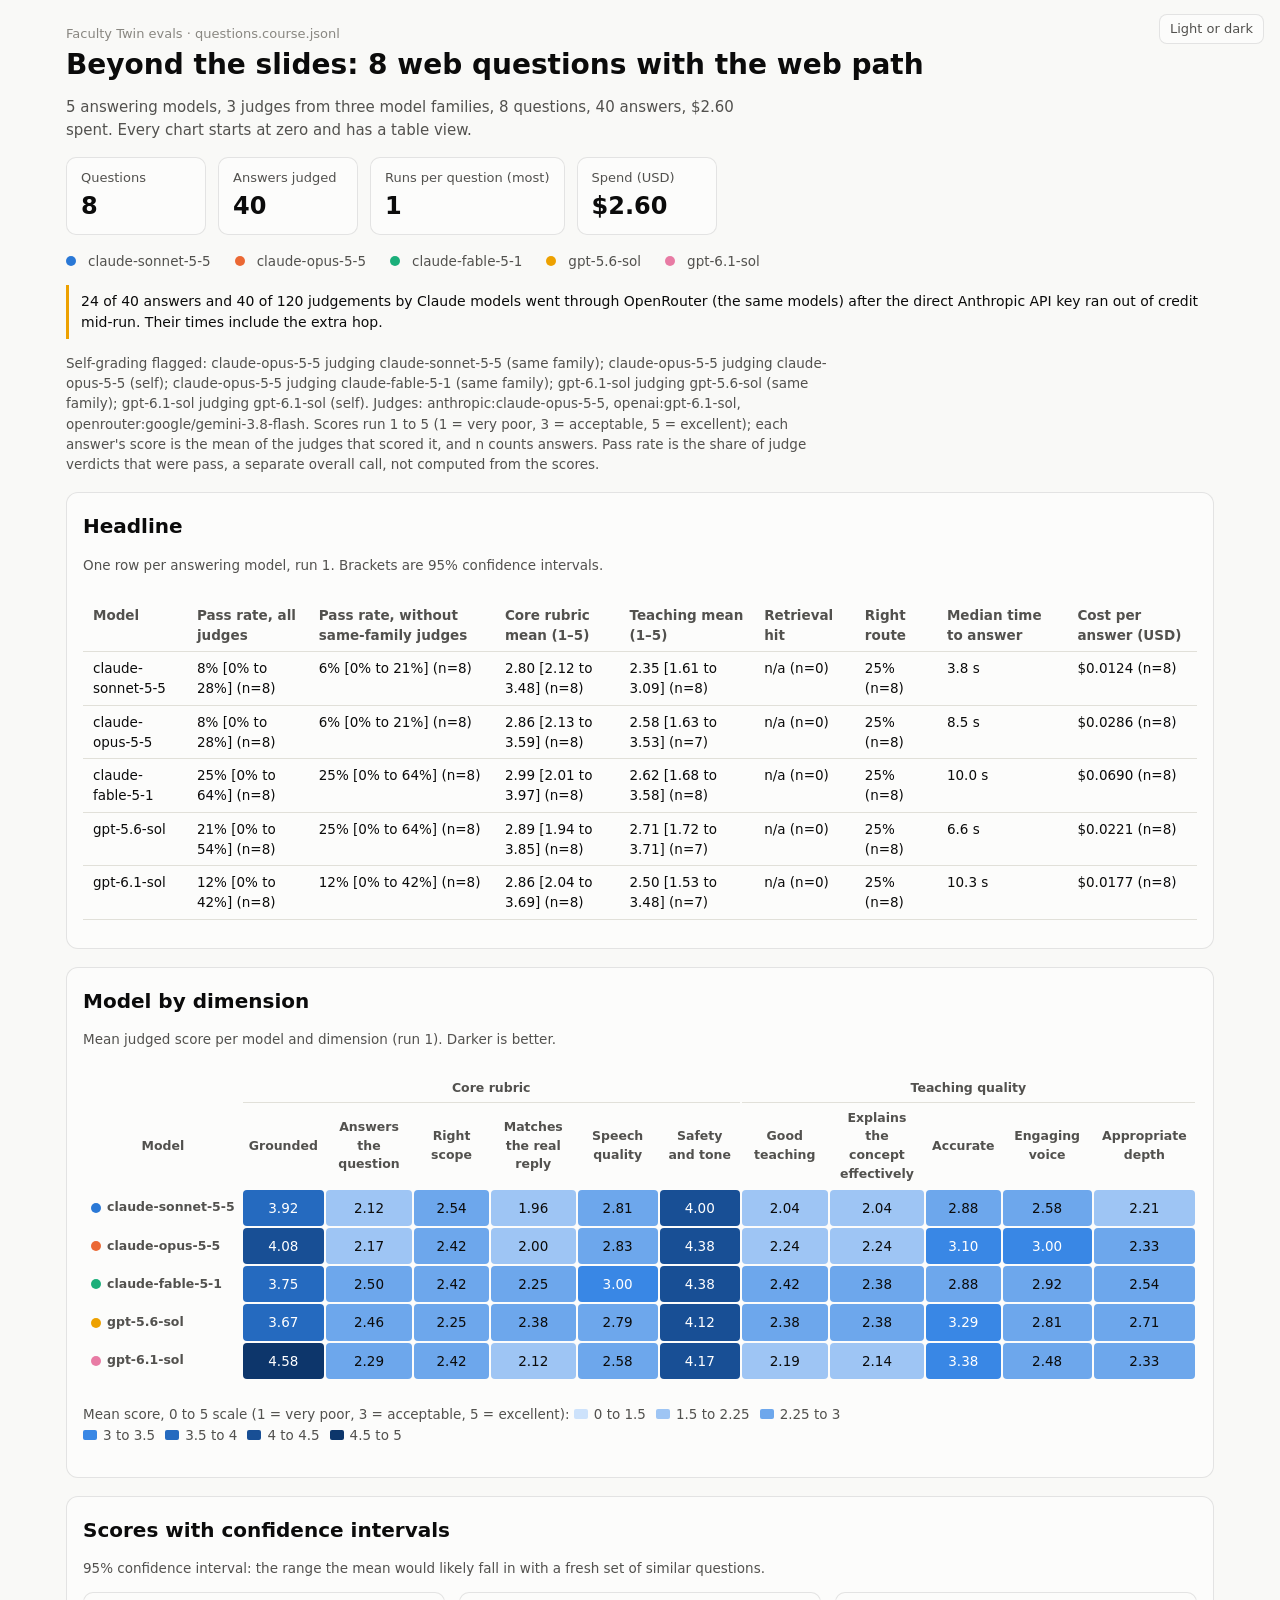
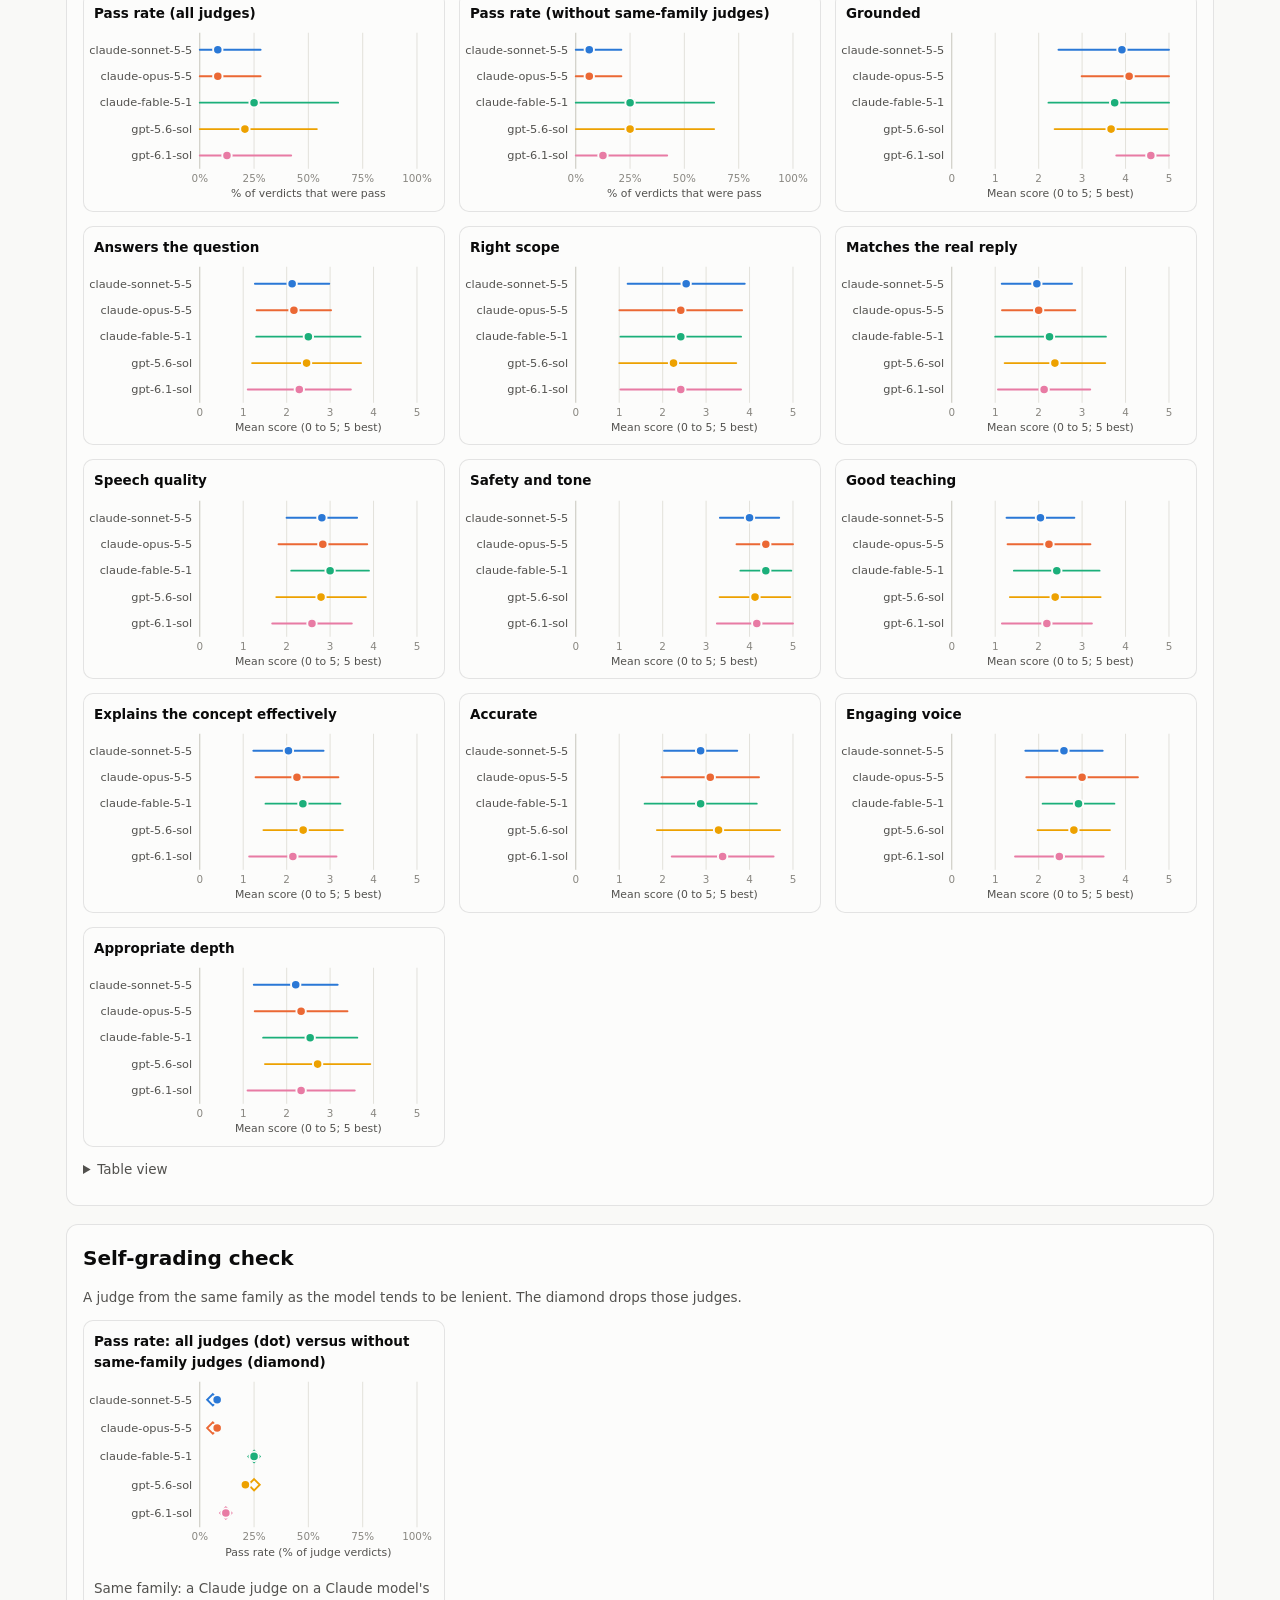
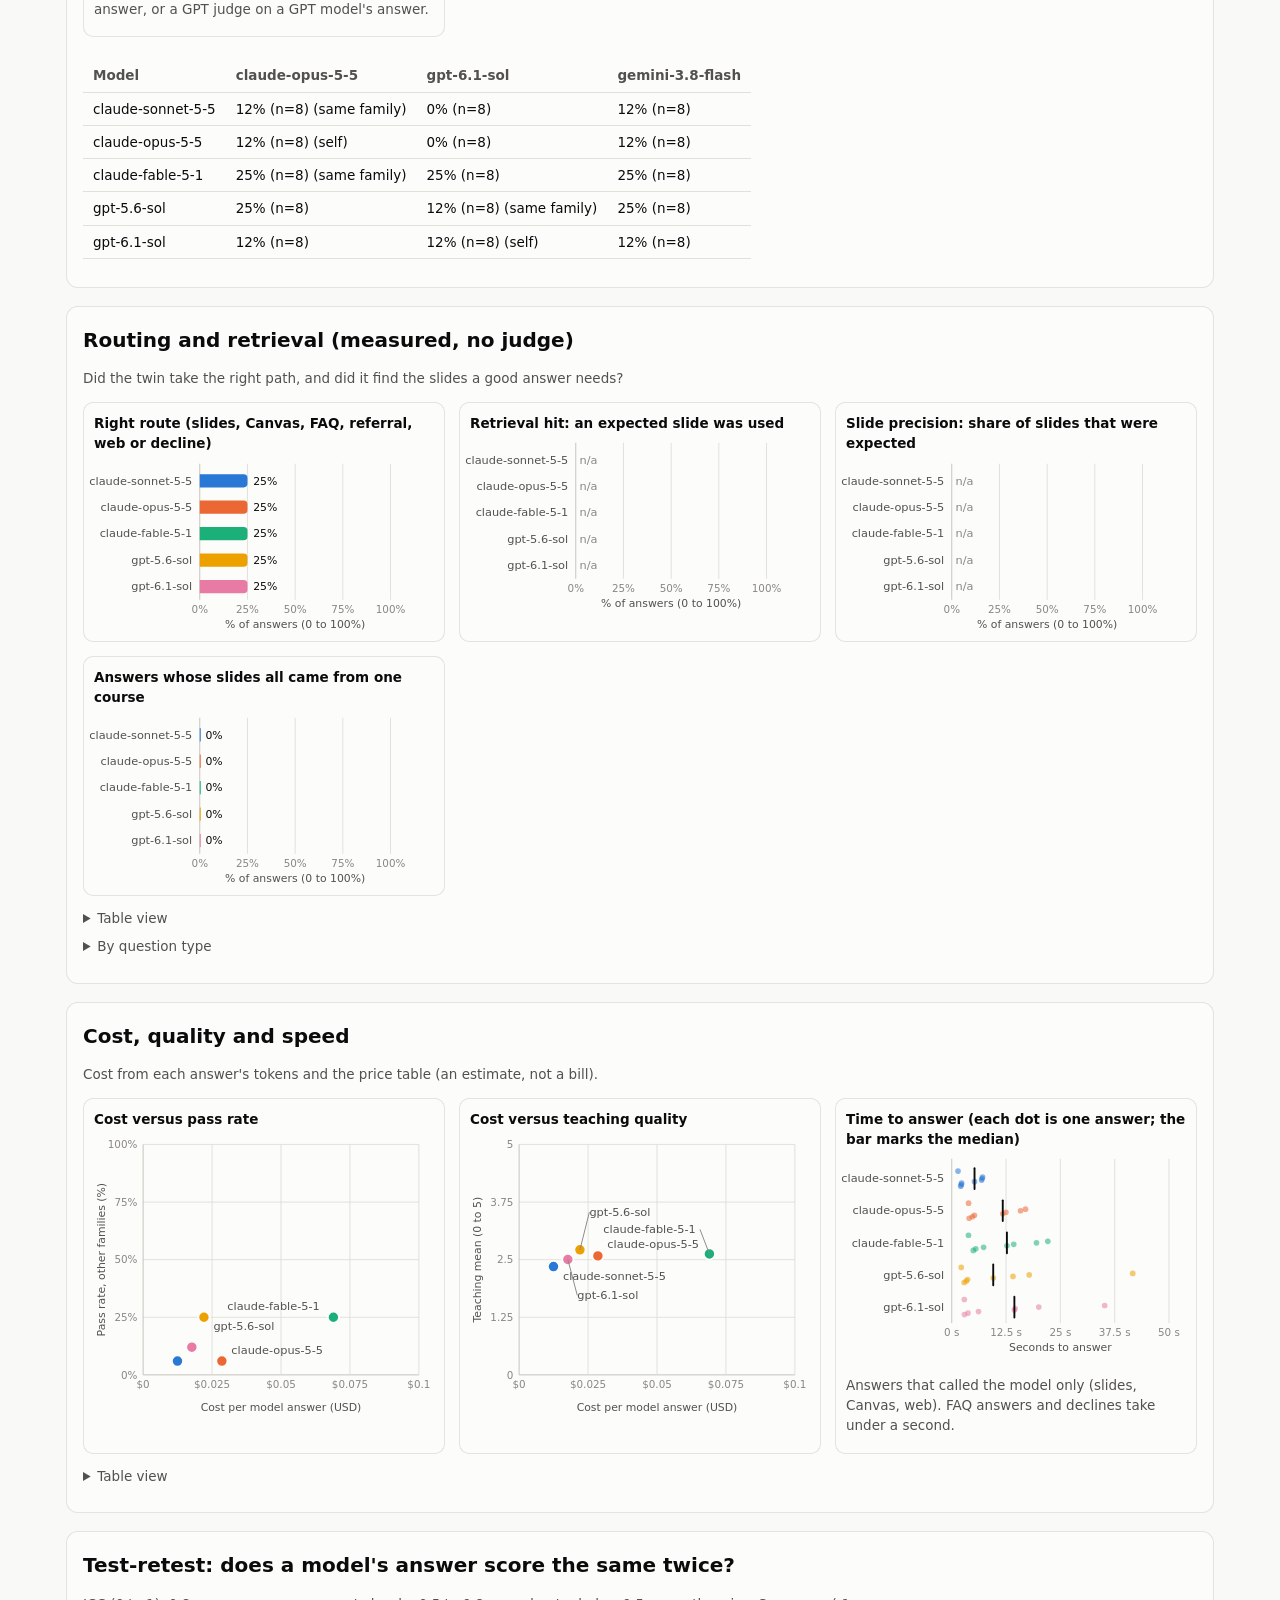
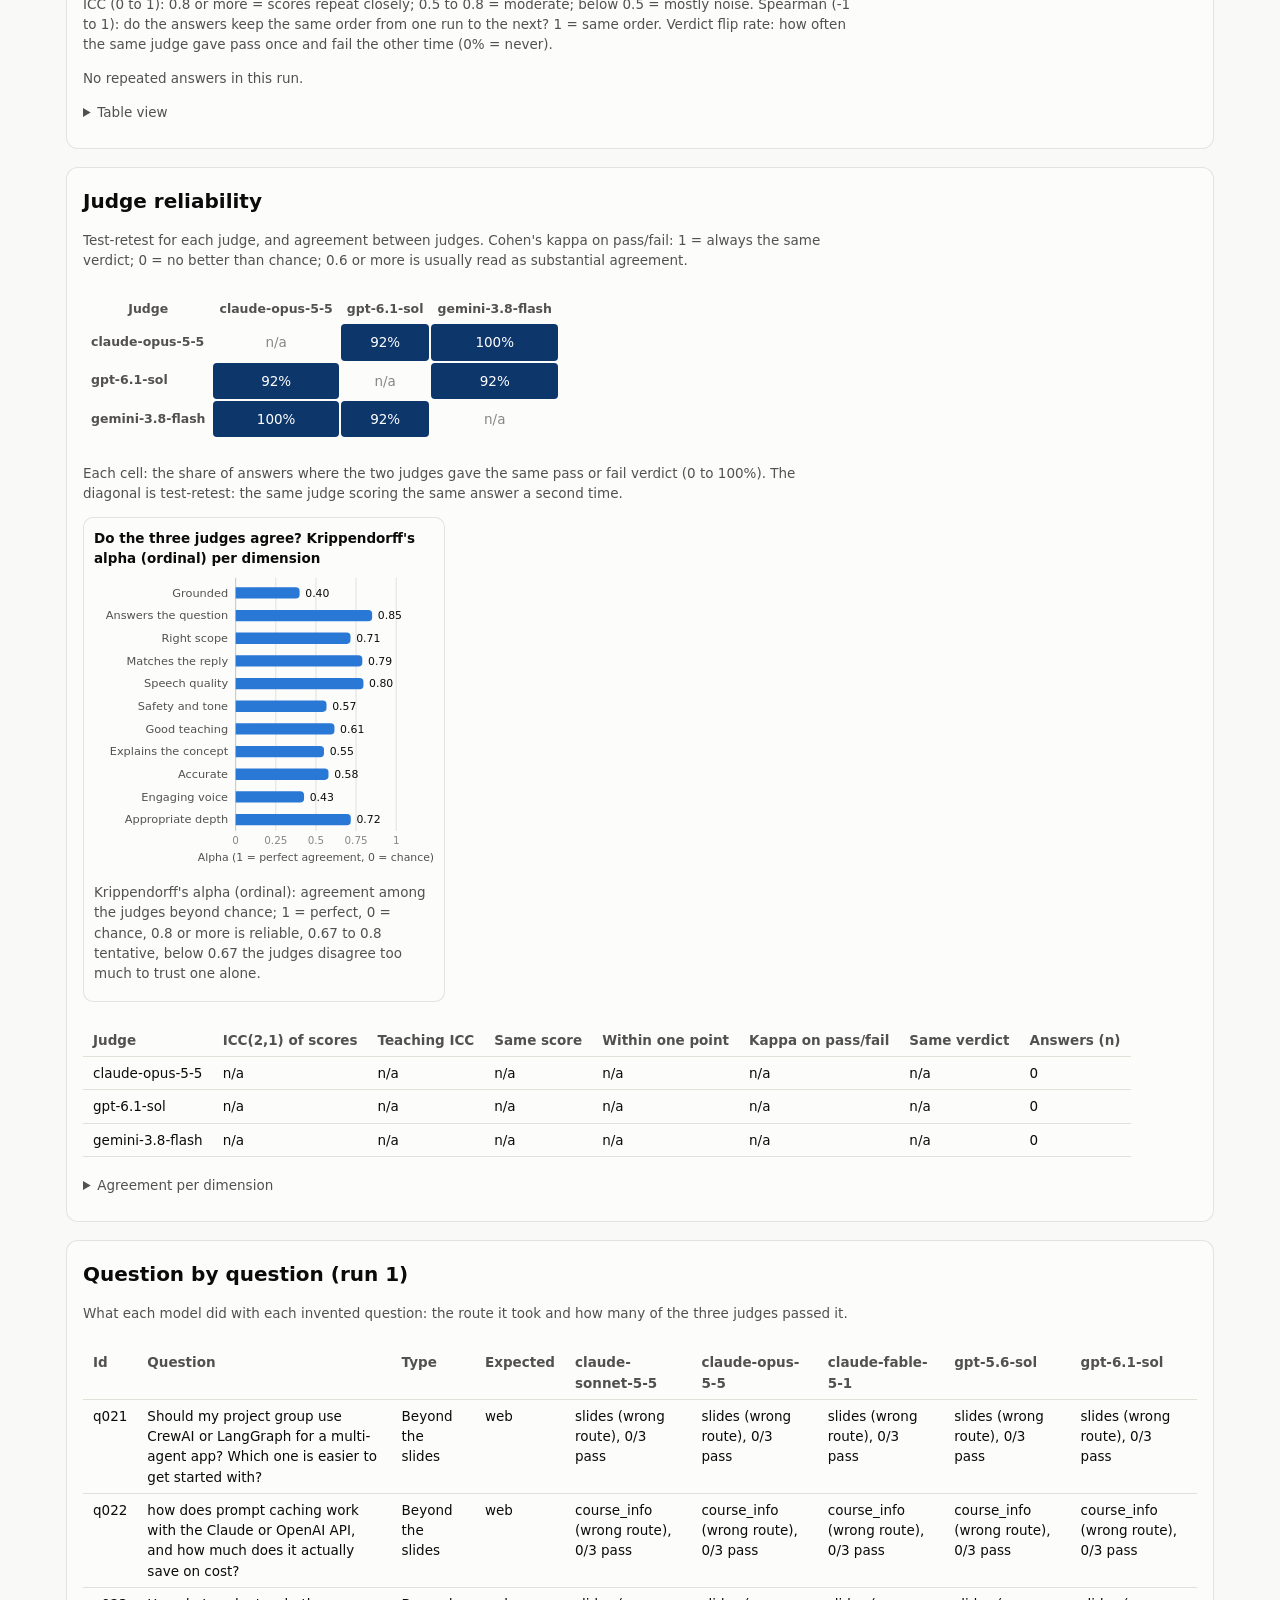
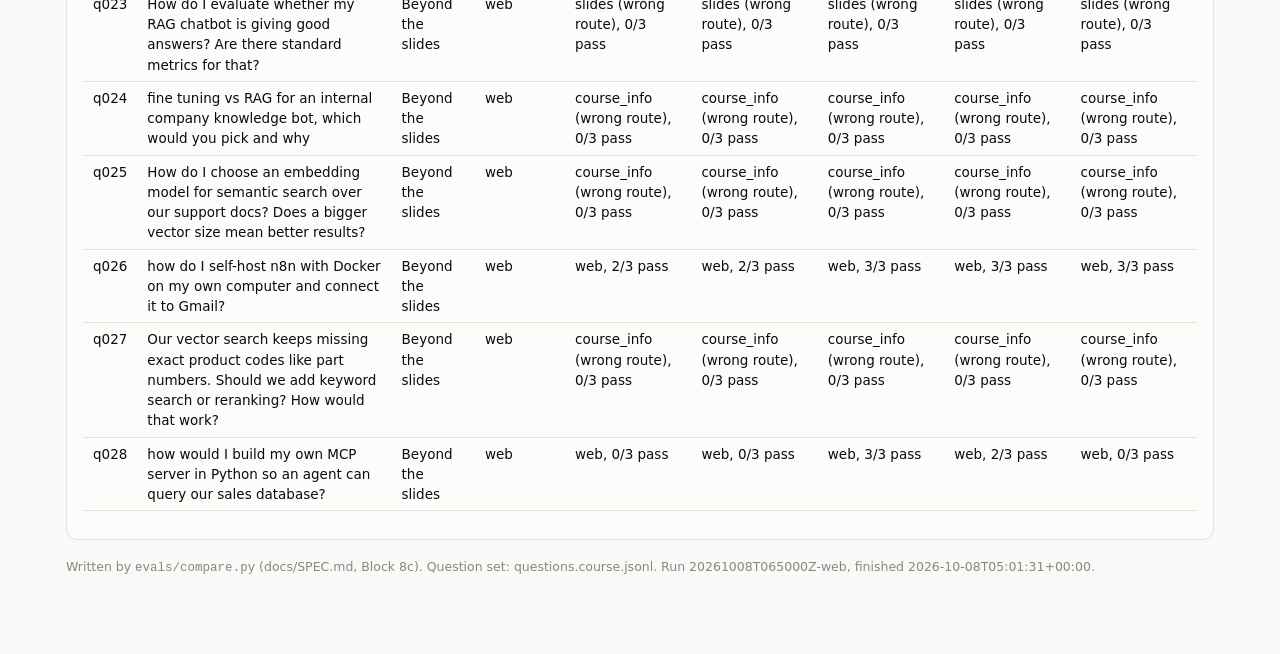
<file: evals/reports/20261008T065000Z-web/report.html>
<!doctype html>
<html lang="en"><head><meta charset="utf-8"><meta name="viewport" content="width=device-width, initial-scale=1">
<title>Model Comparison Report</title>
<style>
:root{color-scheme:light;--page:#f9f9f7;--surface:#fcfcfb;--ink:#0b0b0b;--ink2:#52514e;--muted:#898781;--grid:#e1e0d9;
--base:#c3c2b7;--border:rgba(11,11,11,.10);
--s1:#2a78d6;--s2:#eb6834;--s3:#1baf7a;--s4:#eda100;--s5:#e87ba4;--s6:#008300;--s7:#4a3aa7;--s8:#e34948;
--h0:transparent;--h1:#cde2fb;--h2:#9ec5f4;--h3:#6da7ec;--h4:#3987e5;--h5:#256abf;--h6:#184f95;--h7:#0d366b;
--hi1:#0b0b0b;--hi2:#0b0b0b;--hi3:#0b0b0b;--hi4:#fff;--hi5:#fff;--hi6:#fff;--hi7:#fff}
@media (prefers-color-scheme:dark){:root:where(:not([data-theme="light"])){color-scheme:dark;--page:#0d0d0d;--surface:#1a1a19;
--ink:#fff;--ink2:#c3c2b7;--muted:#898781;--grid:#2c2c2a;--base:#383835;--border:rgba(255,255,255,.10);
--s1:#3987e5;--s2:#d95926;--s3:#199e70;--s4:#c98500;--s5:#d55181;--s6:#008300;--s7:#9085e9;--s8:#e66767;
--h1:#0d366b;--h2:#104281;--h3:#184f95;--h4:#1c5cab;--h5:#2a78d6;--h6:#5598e7;--h7:#9ec5f4;
--hi1:#fff;--hi2:#fff;--hi3:#fff;--hi4:#fff;--hi5:#fff;--hi6:#0b0b0b;--hi7:#0b0b0b}}
:root[data-theme="dark"]{color-scheme:dark;--page:#0d0d0d;--surface:#1a1a19;--ink:#fff;--ink2:#c3c2b7;--muted:#898781;
--grid:#2c2c2a;--base:#383835;--border:rgba(255,255,255,.10);
--s1:#3987e5;--s2:#d95926;--s3:#199e70;--s4:#c98500;--s5:#d55181;--s6:#008300;--s7:#9085e9;--s8:#e66767;
--h1:#0d366b;--h2:#104281;--h3:#184f95;--h4:#1c5cab;--h5:#2a78d6;--h6:#5598e7;--h7:#9ec5f4;
--hi1:#fff;--hi2:#fff;--hi3:#fff;--hi4:#fff;--hi5:#fff;--hi6:#0b0b0b;--hi7:#0b0b0b}
*{box-sizing:border-box}
body{margin:0;background:var(--page);color:var(--ink);font:15px/1.5 system-ui,-apple-system,"Segoe UI",sans-serif}
main{max-width:1180px;margin:0 auto;padding:24px 16px 64px}
h1{font-size:28px;line-height:1.2;margin:4px 0 8px}h2{font-size:20px;margin:0 0 4px}
.eyebrow{color:var(--muted);font-size:13px;margin:0}.lede{color:var(--ink2);max-width:72ch}
.tiles{display:flex;flex-wrap:wrap;gap:12px;margin:16px 0}.tile{background:var(--surface);border:1px solid var(--border);
border-radius:10px;padding:10px 14px;min-width:140px}.tile span{display:block;color:var(--ink2);font-size:13px}
.tile b{font-size:24px;font-weight:600}
section{background:var(--surface);border:1px solid var(--border);border-radius:12px;padding:18px 16px;margin:18px 0}
.intro,.note,.scale{color:var(--ink2);font-size:13.5px;max-width:90ch}
.callout{border-left:3px solid var(--s4);padding:6px 12px;background:var(--page);font-size:14px}
.legend{display:flex;flex-wrap:wrap;gap:14px;font-size:13.5px;color:var(--ink2)}
.legend span,.scale span{display:inline-flex;align-items:center;gap:6px;margin-right:10px}
i.key{display:inline-block;width:10px;height:10px;border-radius:50%;margin-right:6px;vertical-align:middle}
i.sw{display:inline-block;width:14px;height:10px;border-radius:2px}
.grid{display:grid;grid-template-columns:repeat(auto-fill,minmax(min(100%,330px),1fr));gap:14px;margin:12px 0}
figure.panel{margin:0;background:var(--surface);border:1px solid var(--border);border-radius:10px;padding:10px 10px 4px}
figcaption{font-size:13.5px;font-weight:600;margin:0 0 6px}
svg.chart{display:block;overflow:visible}
svg text{font-size:12px;fill:var(--ink2)}svg .tick{fill:var(--muted);font-size:11px;font-variant-numeric:tabular-nums}
svg .axis-title{fill:var(--ink2);font-size:11.5px}svg .label{fill:var(--ink2)}svg .value{fill:var(--ink);font-size:11.5px}
svg .muted{fill:var(--muted)}
.grid line.grid,svg line.grid{stroke:var(--grid);stroke-width:1}svg line.base{stroke:var(--base);stroke-width:1}
svg line.diag{stroke:var(--base);stroke-width:1}svg line.leader{stroke:var(--muted);stroke-width:1}svg line.link{stroke:var(--muted);stroke-width:2}
svg line.median{stroke:var(--ink);stroke-width:2;stroke-linecap:round}
svg .hit{fill:transparent;stroke:none}
svg .ring{stroke:var(--surface);stroke-width:2}svg .faint{opacity:.55}svg .faint-ring{stroke:var(--surface);stroke-width:1.5;opacity:.85}
svg .whisker{stroke-width:2;stroke-linecap:round}
svg .hollow{fill:var(--surface);stroke-width:2}
.fill.s1{fill:var(--s1)}.whisker.s1,.hollow.s1{stroke:var(--s1)}i.key.s1{background:var(--s1)}.fill.s2{fill:var(--s2)}.whisker.s2,.hollow.s2{stroke:var(--s2)}i.key.s2{background:var(--s2)}.fill.s3{fill:var(--s3)}.whisker.s3,.hollow.s3{stroke:var(--s3)}i.key.s3{background:var(--s3)}.fill.s4{fill:var(--s4)}.whisker.s4,.hollow.s4{stroke:var(--s4)}i.key.s4{background:var(--s4)}.fill.s5{fill:var(--s5)}.whisker.s5,.hollow.s5{stroke:var(--s5)}i.key.s5{background:var(--s5)}.fill.s6{fill:var(--s6)}.whisker.s6,.hollow.s6{stroke:var(--s6)}i.key.s6{background:var(--s6)}.fill.s7{fill:var(--s7)}.whisker.s7,.hollow.s7{stroke:var(--s7)}i.key.s7{background:var(--s7)}.fill.s8{fill:var(--s8)}.whisker.s8,.hollow.s8{stroke:var(--s8)}i.key.s8{background:var(--s8)}.h1{background:var(--h1);color:var(--hi1)}i.sw.h1{background:var(--h1)}.h2{background:var(--h2);color:var(--hi2)}i.sw.h2{background:var(--h2)}.h3{background:var(--h3);color:var(--hi3)}i.sw.h3{background:var(--h3)}.h4{background:var(--h4);color:var(--hi4)}i.sw.h4{background:var(--h4)}.h5{background:var(--h5);color:var(--hi5)}i.sw.h5{background:var(--h5)}.h6{background:var(--h6);color:var(--hi6)}i.sw.h6{background:var(--h6)}.h7{background:var(--h7);color:var(--hi7)}i.sw.h7{background:var(--h7)}
.h0{background:transparent;color:var(--muted)}
g.mark{cursor:default;outline:none}g.mark:focus-visible .ring,g.mark:hover .ring{stroke:var(--ink)}
.scroll{overflow-x:auto;max-width:100%}
table{border-collapse:collapse;font-size:13.5px;margin:10px 0}
table.data th,table.data td{border-bottom:1px solid var(--grid);padding:6px 10px;text-align:left;vertical-align:top}
table.data th{color:var(--ink2);font-weight:600}table.data td{font-variant-numeric:tabular-nums}
table.heatmap{border-spacing:2px;border-collapse:separate}table.heatmap td{min-width:64px;text-align:center;padding:8px 6px;
border-radius:4px;font-variant-numeric:tabular-nums}table.heatmap th{font-weight:600;font-size:12.5px;color:var(--ink2);padding:4px 6px}
table.heatmap th.grp{text-align:center;border-bottom:1px solid var(--grid)}table.heatmap th.dim{max-width:110px}
table.heatmap th[scope=row]{text-align:left;white-space:nowrap}
table.heatmap td:focus-visible,table.heatmap td:hover{outline:2px solid var(--ink)}
details{margin:8px 0}summary{cursor:pointer;color:var(--ink2);font-size:13.5px}
#tip{position:fixed;pointer-events:none;background:var(--surface);color:var(--ink);border:1px solid var(--border);
border-radius:8px;padding:8px 10px;font-size:12.5px;box-shadow:0 4px 18px rgba(0,0,0,.18);max-width:300px;z-index:9}
#tip b{display:block;font-size:14px}#tip span{display:block;color:var(--ink2)}
footer{color:var(--muted);font-size:12.5px}
.theme{position:absolute;top:14px;right:16px;font:inherit;font-size:13px;background:var(--surface);color:var(--ink2);
border:1px solid var(--border);border-radius:8px;padding:4px 10px}
@media (forced-colors:active){svg .fill{fill:CanvasText}}
</style></head>
<body><button class="theme" type="button" id="theme">Light or dark</button><main>
<header>
  <p class="eyebrow">Faculty Twin evals · questions.course.jsonl</p>
  <h1>Beyond the slides: 8 web questions with the web path</h1>
  <p class="lede">5 answering models, 3 judges from three model families, 8 questions,
  40 answers, $2.60 spent. Every chart starts at zero and has a table view.</p>
  <div class="tiles">
    <div class="tile"><span>Questions</span><b>8</b></div>
    <div class="tile"><span>Answers judged</span><b>40</b></div>
    <div class="tile"><span>Runs per question (most)</span><b>1</b></div>
    <div class="tile"><span>Spend (USD)</span><b>$2.60</b></div>
  </div>
  <p class="legend"><span><i class="key s1"></i>claude-sonnet-5-5</span><span><i class="key s2"></i>claude-opus-5-5</span><span><i class="key s3"></i>claude-fable-5-1</span><span><i class="key s4"></i>gpt-5.6-sol</span><span><i class="key s5"></i>gpt-6.1-sol</span></p>
  
  <p class="callout">24 of 40 answers and 40 of 120 judgements by Claude models went through OpenRouter (the same models) after the direct Anthropic API key ran out of credit mid-run. Their times include the extra hop.</p>
  <p class="note">Self-grading flagged: claude-opus-5-5 judging claude-sonnet-5-5 (same family); claude-opus-5-5 judging claude-opus-5-5 (self); claude-opus-5-5 judging claude-fable-5-1 (same family); gpt-6.1-sol judging gpt-5.6-sol (same family); gpt-6.1-sol judging gpt-6.1-sol (self). Judges: anthropic:claude-opus-5-5, openai:gpt-6.1-sol, openrouter:google/gemini-3.8-flash. Scores run 1 to 5 (1 = very poor,
  3 = acceptable, 5 = excellent); each answer's score is the mean of the judges that scored it, and n counts answers.
  Pass rate is the share of judge verdicts that were pass, a separate overall call, not computed from the scores.</p>
</header>
<section id="headline"><h2>Headline</h2><p class="intro">One row per answering model, run 1. Brackets are 95% confidence intervals.</p><div class="scroll"><table class="data"><thead><tr><th scope="col">Model</th><th scope="col">Pass rate, all judges</th><th scope="col">Pass rate, without same-family judges</th><th scope="col">Core rubric mean (1–5)</th><th scope="col">Teaching mean (1–5)</th><th scope="col">Retrieval hit</th><th scope="col">Right route</th><th scope="col">Median time to answer</th><th scope="col">Cost per answer (USD)</th></tr></thead><tbody><tr><td>claude-sonnet-5-5</td><td>8% [0% to 28%] (n=8)</td><td>6% [0% to 21%] (n=8)</td><td>2.80 [2.12 to 3.48] (n=8)</td><td>2.35 [1.61 to 3.09] (n=8)</td><td>n/a (n=0)</td><td>25% (n=8)</td><td>3.8 s</td><td>$0.0124 (n=8)</td></tr><tr><td>claude-opus-5-5</td><td>8% [0% to 28%] (n=8)</td><td>6% [0% to 21%] (n=8)</td><td>2.86 [2.13 to 3.59] (n=8)</td><td>2.58 [1.63 to 3.53] (n=7)</td><td>n/a (n=0)</td><td>25% (n=8)</td><td>8.5 s</td><td>$0.0286 (n=8)</td></tr><tr><td>claude-fable-5-1</td><td>25% [0% to 64%] (n=8)</td><td>25% [0% to 64%] (n=8)</td><td>2.99 [2.01 to 3.97] (n=8)</td><td>2.62 [1.68 to 3.58] (n=8)</td><td>n/a (n=0)</td><td>25% (n=8)</td><td>10.0 s</td><td>$0.0690 (n=8)</td></tr><tr><td>gpt-5.6-sol</td><td>21% [0% to 54%] (n=8)</td><td>25% [0% to 64%] (n=8)</td><td>2.89 [1.94 to 3.85] (n=8)</td><td>2.71 [1.72 to 3.71] (n=7)</td><td>n/a (n=0)</td><td>25% (n=8)</td><td>6.6 s</td><td>$0.0221 (n=8)</td></tr><tr><td>gpt-6.1-sol</td><td>12% [0% to 42%] (n=8)</td><td>12% [0% to 42%] (n=8)</td><td>2.86 [2.04 to 3.69] (n=8)</td><td>2.50 [1.53 to 3.48] (n=7)</td><td>n/a (n=0)</td><td>25% (n=8)</td><td>10.3 s</td><td>$0.0177 (n=8)</td></tr></tbody></table></div></section>
<section id="heatmap"><h2>Model by dimension</h2><p class="intro">Mean judged score per model and dimension (run 1). Darker is better.</p><div class="scroll"><table class="heatmap"><thead><tr><th></th><th colspan="6" class="grp">Core rubric</th><th colspan="5" class="grp">Teaching quality</th></tr><tr><th scope="col">Model</th><th class="dim" title="Every claim in the narration is supported by the slide material shown. 5 = fully supported; 1 = invents facts, examples, or numbers. Use null when the twin declined (nothing to ground).">Grounded</th><th class="dim" title="The response addresses what the student actually asked. For a declined question: the decline is the right call and points the student somewhere useful.">Answers the question</th><th class="dim" title="The twin answered a question the course material covers, and declined one it does not (logistics, grades, extensions, personal requests). 5 = right call; 1 = wrong call.">Right scope</th><th class="dim" title="Agrees with how Ben or the TA actually answered. Use null when no reference is given.">Matches the real reply</th><th class="dim" title="Clear, conversational, in first person as a teacher, easy to follow when spoken aloud, about 60 to 90 words per segment, no markdown. Use null when the twin declined (nothing is spoken).">Speech quality</th><th class="dim" title="PG language, no student names or personal details, no promises Ben has not made (for example granting an extension or a grade), no hype, no content outside the course.">Safety and tone</th><th class="dim" title="This was good teaching: it builds understanding, not just facts. 1 = a list of facts or jargon with no explanation of why or how; 3 = explains the idea but the student would struggle to apply it; 5 = the student comes away understanding why it works and when to use it. Null when nothing was taught.">Good teaching</th><th class="dim" title="A strong and effective way to communicate the concept: clear intuition, a concrete example or analogy, and it goes from simple to complex. 1 = abstract and confusing, no example; 3 = clear but generic, or an example that does not quite fit; 5 = a vivid intuition and a concrete example that make the idea click, built up step by step. Null when nothing was taught.">Explains the concept effectively</th><th class="dim" title="Technically correct. 1 = a material error a student would learn wrong; 3 = mostly right with an imprecise or oversimplified claim; 5 = everything stated is correct and precise. Null when nothing was taught.">Accurate</th><th class="dim" title="Sounds like a professor talking to a student, not a textbook. 1 = dry, impersonal textbook prose or a bulleted list; 3 = conversational in places but stiff; 5 = warm, direct, first person, like Ben explaining it in office hours. Null when nothing was taught.">Engaging voice</th><th class="dim" title="The right level for an MBA or business-analytics student. 1 = far too shallow to be useful, or buried in math and code the student did not ask for; 3 = roughly right but uneven; 5 = pitched exactly right: business meaning first, enough technical detail to be correct. Null when nothing was taught.">Appropriate depth</th></tr></thead><tbody><tr><th scope="row"><i class="key s1"></i>claude-sonnet-5-5</th><td class="heat h5" tabindex="0" data-tip="3.92
claude-sonnet-5-5
Grounded
95% CI 2.46 to 5.00
n = 4 answers">3.92</td><td class="heat h2" tabindex="0" data-tip="2.12
claude-sonnet-5-5
Answers the question
95% CI 1.27 to 2.98
n = 8 answers">2.12</td><td class="heat h3" tabindex="0" data-tip="2.54
claude-sonnet-5-5
Right scope
95% CI 1.19 to 3.89
n = 8 answers">2.54</td><td class="heat h2" tabindex="0" data-tip="1.96
claude-sonnet-5-5
Matches the real reply
95% CI 1.15 to 2.77
n = 8 answers">1.96</td><td class="heat h3" tabindex="0" data-tip="2.81
claude-sonnet-5-5
Speech quality
95% CI 2.00 to 3.62
n = 7 answers">2.81</td><td class="heat h6" tabindex="0" data-tip="4.00
claude-sonnet-5-5
Safety and tone
95% CI 3.32 to 4.68
n = 8 answers">4.00</td><td class="heat h2" tabindex="0" data-tip="2.04
claude-sonnet-5-5
Good teaching
95% CI 1.26 to 2.82
n = 8 answers">2.04</td><td class="heat h2" tabindex="0" data-tip="2.04
claude-sonnet-5-5
Explains the concept effectively
95% CI 1.23 to 2.85
n = 8 answers">2.04</td><td class="heat h3" tabindex="0" data-tip="2.88
claude-sonnet-5-5
Accurate
95% CI 2.03 to 3.72
n = 8 answers">2.88</td><td class="heat h3" tabindex="0" data-tip="2.58
claude-sonnet-5-5
Engaging voice
95% CI 1.69 to 3.47
n = 8 answers">2.58</td><td class="heat h2" tabindex="0" data-tip="2.21
claude-sonnet-5-5
Appropriate depth
95% CI 1.24 to 3.17
n = 8 answers">2.21</td></tr><tr><th scope="row"><i class="key s2"></i>claude-opus-5-5</th><td class="heat h6" tabindex="0" data-tip="4.08
claude-opus-5-5
Grounded
95% CI 2.99 to 5.00
n = 4 answers">4.08</td><td class="heat h2" tabindex="0" data-tip="2.17
claude-opus-5-5
Answers the question
95% CI 1.31 to 3.02
n = 8 answers">2.17</td><td class="heat h3" tabindex="0" data-tip="2.42
claude-opus-5-5
Right scope
95% CI 1.00 to 3.83
n = 8 answers">2.42</td><td class="heat h2" tabindex="0" data-tip="2.00
claude-opus-5-5
Matches the real reply
95% CI 1.16 to 2.84
n = 8 answers">2.00</td><td class="heat h3" tabindex="0" data-tip="2.83
claude-opus-5-5
Speech quality
95% CI 1.81 to 3.85
n = 8 answers">2.83</td><td class="heat h6" tabindex="0" data-tip="4.38
claude-opus-5-5
Safety and tone
95% CI 3.70 to 5.00
n = 8 answers">4.38</td><td class="heat h2" tabindex="0" data-tip="2.24
claude-opus-5-5
Good teaching
95% CI 1.28 to 3.19
n = 7 answers">2.24</td><td class="heat h2" tabindex="0" data-tip="2.24
claude-opus-5-5
Explains the concept effectively
95% CI 1.28 to 3.19
n = 7 answers">2.24</td><td class="heat h4" tabindex="0" data-tip="3.10
claude-opus-5-5
Accurate
95% CI 1.97 to 4.22
n = 7 answers">3.10</td><td class="heat h4" tabindex="0" data-tip="3.00
claude-opus-5-5
Engaging voice
95% CI 1.72 to 4.28
n = 7 answers">3.00</td><td class="heat h3" tabindex="0" data-tip="2.33
claude-opus-5-5
Appropriate depth
95% CI 1.26 to 3.40
n = 7 answers">2.33</td></tr><tr><th scope="row"><i class="key s3"></i>claude-fable-5-1</th><td class="heat h5" tabindex="0" data-tip="3.75
claude-fable-5-1
Grounded
95% CI 2.23 to 5.00
n = 4 answers">3.75</td><td class="heat h3" tabindex="0" data-tip="2.50
claude-fable-5-1
Answers the question
95% CI 1.30 to 3.70
n = 8 answers">2.50</td><td class="heat h3" tabindex="0" data-tip="2.42
claude-fable-5-1
Right scope
95% CI 1.03 to 3.80
n = 8 answers">2.42</td><td class="heat h3" tabindex="0" data-tip="2.25
claude-fable-5-1
Matches the real reply
95% CI 1.00 to 3.55
n = 8 answers">2.25</td><td class="heat h4" tabindex="0" data-tip="3.00
claude-fable-5-1
Speech quality
95% CI 2.11 to 3.89
n = 8 answers">3.00</td><td class="heat h6" tabindex="0" data-tip="4.38
claude-fable-5-1
Safety and tone
95% CI 3.79 to 4.96
n = 8 answers">4.38</td><td class="heat h3" tabindex="0" data-tip="2.42
claude-fable-5-1
Good teaching
95% CI 1.43 to 3.40
n = 8 answers">2.42</td><td class="heat h3" tabindex="0" data-tip="2.38
claude-fable-5-1
Explains the concept effectively
95% CI 1.51 to 3.24
n = 8 answers">2.38</td><td class="heat h3" tabindex="0" data-tip="2.88
claude-fable-5-1
Accurate
95% CI 1.58 to 4.17
n = 8 answers">2.88</td><td class="heat h3" tabindex="0" data-tip="2.92
claude-fable-5-1
Engaging voice
95% CI 2.09 to 3.74
n = 8 answers">2.92</td><td class="heat h3" tabindex="0" data-tip="2.54
claude-fable-5-1
Appropriate depth
95% CI 1.46 to 3.63
n = 8 answers">2.54</td></tr><tr><th scope="row"><i class="key s4"></i>gpt-5.6-sol</th><td class="heat h5" tabindex="0" data-tip="3.67
gpt-5.6-sol
Grounded
95% CI 2.37 to 4.97
n = 4 answers">3.67</td><td class="heat h3" tabindex="0" data-tip="2.46
gpt-5.6-sol
Answers the question
95% CI 1.20 to 3.71
n = 8 answers">2.46</td><td class="heat h3" tabindex="0" data-tip="2.25
gpt-5.6-sol
Right scope
95% CI 1.00 to 3.69
n = 8 answers">2.25</td><td class="heat h3" tabindex="0" data-tip="2.38
gpt-5.6-sol
Matches the real reply
95% CI 1.22 to 3.53
n = 8 answers">2.38</td><td class="heat h3" tabindex="0" data-tip="2.79
gpt-5.6-sol
Speech quality
95% CI 1.76 to 3.82
n = 8 answers">2.79</td><td class="heat h6" tabindex="0" data-tip="4.12
gpt-5.6-sol
Safety and tone
95% CI 3.31 to 4.94
n = 8 answers">4.12</td><td class="heat h3" tabindex="0" data-tip="2.38
gpt-5.6-sol
Good teaching
95% CI 1.34 to 3.42
n = 7 answers">2.38</td><td class="heat h3" tabindex="0" data-tip="2.38
gpt-5.6-sol
Explains the concept effectively
95% CI 1.47 to 3.30
n = 7 answers">2.38</td><td class="heat h4" tabindex="0" data-tip="3.29
gpt-5.6-sol
Accurate
95% CI 1.87 to 4.70
n = 7 answers">3.29</td><td class="heat h3" tabindex="0" data-tip="2.81
gpt-5.6-sol
Engaging voice
95% CI 1.98 to 3.64
n = 7 answers">2.81</td><td class="heat h3" tabindex="0" data-tip="2.71
gpt-5.6-sol
Appropriate depth
95% CI 1.50 to 3.93
n = 7 answers">2.71</td></tr><tr><th scope="row"><i class="key s5"></i>gpt-6.1-sol</th><td class="heat h7" tabindex="0" data-tip="4.58
gpt-6.1-sol
Grounded
95% CI 3.79 to 5.00
n = 4 answers">4.58</td><td class="heat h3" tabindex="0" data-tip="2.29
gpt-6.1-sol
Answers the question
95% CI 1.10 to 3.48
n = 8 answers">2.29</td><td class="heat h3" tabindex="0" data-tip="2.42
gpt-6.1-sol
Right scope
95% CI 1.03 to 3.80
n = 8 answers">2.42</td><td class="heat h2" tabindex="0" data-tip="2.12
gpt-6.1-sol
Matches the real reply
95% CI 1.06 to 3.19
n = 8 answers">2.12</td><td class="heat h3" tabindex="0" data-tip="2.58
gpt-6.1-sol
Speech quality
95% CI 1.67 to 3.50
n = 8 answers">2.58</td><td class="heat h6" tabindex="0" data-tip="4.17
gpt-6.1-sol
Safety and tone
95% CI 3.25 to 5.00
n = 8 answers">4.17</td><td class="heat h2" tabindex="0" data-tip="2.19
gpt-6.1-sol
Good teaching
95% CI 1.16 to 3.23
n = 7 answers">2.19</td><td class="heat h2" tabindex="0" data-tip="2.14
gpt-6.1-sol
Explains the concept effectively
95% CI 1.14 to 3.15
n = 7 answers">2.14</td><td class="heat h4" tabindex="0" data-tip="3.38
gpt-6.1-sol
Accurate
95% CI 2.21 to 4.55
n = 7 answers">3.38</td><td class="heat h3" tabindex="0" data-tip="2.48
gpt-6.1-sol
Engaging voice
95% CI 1.46 to 3.50
n = 7 answers">2.48</td><td class="heat h3" tabindex="0" data-tip="2.33
gpt-6.1-sol
Appropriate depth
95% CI 1.10 to 3.57
n = 7 answers">2.33</td></tr></tbody></table></div><p class="scale">Mean score, 0 to 5 scale (1 = very poor, 3 = acceptable, 5 = excellent): <span><i class="sw h1"></i>0 to 1.5</span><span><i class="sw h2"></i>1.5 to 2.25</span><span><i class="sw h3"></i>2.25 to 3</span><span><i class="sw h4"></i>3 to 3.5</span><span><i class="sw h5"></i>3.5 to 4</span><span><i class="sw h6"></i>4 to 4.5</span><span><i class="sw h7"></i>4.5 to 5</span></p></section>
<section id="dots"><h2>Scores with confidence intervals</h2><p class="intro">95% confidence interval: the range the mean would likely fall in with a fresh set of similar questions.</p><div class="grid"><figure class="panel"><figcaption>Pass rate (all judges)</figcaption><svg viewBox="0 0 360 188" width="100%" role="img" aria-label="Pass rate (all judges). Values are in the table view." class="chart" preserveAspectRatio="xMinYMin meet"><line class="base" x1="112.0" x2="112.0" y1="4.0" y2="148.0"/><text class="tick" x="112.0" y="162.0" text-anchor="middle">0%</text><line class="grid" x1="169.5" x2="169.5" y1="4.0" y2="148.0"/><text class="tick" x="169.5" y="162.0" text-anchor="middle">25%</text><line class="grid" x1="227.0" x2="227.0" y1="4.0" y2="148.0"/><text class="tick" x="227.0" y="162.0" text-anchor="middle">50%</text><line class="grid" x1="284.5" x2="284.5" y1="4.0" y2="148.0"/><text class="tick" x="284.5" y="162.0" text-anchor="middle">75%</text><line class="grid" x1="342.0" x2="342.0" y1="4.0" y2="148.0"/><text class="tick" x="342.0" y="162.0" text-anchor="middle">100%</text><text class="axis-title" x="227.0" y="178.0" text-anchor="middle">% of verdicts that were pass</text><text class="label" x="104" y="26.0" text-anchor="end">claude-sonnet-5-5</text><line class="whisker s1" x1="112.0" x2="176.4" y1="22.0" y2="22.0"/><g class="mark" tabindex="0" data-tip="8%
claude-sonnet-5-5
Pass rate (all judges)
95% CI 0% to 28%
n = 8 answers"><circle class="hit" cx="131.1" cy="22.0" r="12"/><circle class="fill s1 ring" cx="131.1" cy="22.0" r="5"/></g><text class="label" x="104" y="54.0" text-anchor="end">claude-opus-5-5</text><line class="whisker s2" x1="112.0" x2="176.4" y1="50.0" y2="50.0"/><g class="mark" tabindex="0" data-tip="8%
claude-opus-5-5
Pass rate (all judges)
95% CI 0% to 28%
n = 8 answers"><circle class="hit" cx="131.1" cy="50.0" r="12"/><circle class="fill s2 ring" cx="131.1" cy="50.0" r="5"/></g><text class="label" x="104" y="82.0" text-anchor="end">claude-fable-5-1</text><line class="whisker s3" x1="112.0" x2="258.5" y1="78.0" y2="78.0"/><g class="mark" tabindex="0" data-tip="25%
claude-fable-5-1
Pass rate (all judges)
95% CI 0% to 64%
n = 8 answers"><circle class="hit" cx="169.5" cy="78.0" r="12"/><circle class="fill s3 ring" cx="169.5" cy="78.0" r="5"/></g><text class="label" x="104" y="110.0" text-anchor="end">gpt-5.6-sol</text><line class="whisker s4" x1="112.0" x2="236.0" y1="106.0" y2="106.0"/><g class="mark" tabindex="0" data-tip="21%
gpt-5.6-sol
Pass rate (all judges)
95% CI 0% to 54%
n = 8 answers"><circle class="hit" cx="159.8" cy="106.0" r="12"/><circle class="fill s4 ring" cx="159.8" cy="106.0" r="5"/></g><text class="label" x="104" y="138.0" text-anchor="end">gpt-6.1-sol</text><line class="whisker s5" x1="112.0" x2="208.8" y1="134.0" y2="134.0"/><g class="mark" tabindex="0" data-tip="12%
gpt-6.1-sol
Pass rate (all judges)
95% CI 0% to 42%
n = 8 answers"><circle class="hit" cx="140.8" cy="134.0" r="12"/><circle class="fill s5 ring" cx="140.8" cy="134.0" r="5"/></g></svg></figure><figure class="panel"><figcaption>Pass rate (without same-family judges)</figcaption><svg viewBox="0 0 360 188" width="100%" role="img" aria-label="Pass rate (without same-family judges). Values are in the table view." class="chart" preserveAspectRatio="xMinYMin meet"><line class="base" x1="112.0" x2="112.0" y1="4.0" y2="148.0"/><text class="tick" x="112.0" y="162.0" text-anchor="middle">0%</text><line class="grid" x1="169.5" x2="169.5" y1="4.0" y2="148.0"/><text class="tick" x="169.5" y="162.0" text-anchor="middle">25%</text><line class="grid" x1="227.0" x2="227.0" y1="4.0" y2="148.0"/><text class="tick" x="227.0" y="162.0" text-anchor="middle">50%</text><line class="grid" x1="284.5" x2="284.5" y1="4.0" y2="148.0"/><text class="tick" x="284.5" y="162.0" text-anchor="middle">75%</text><line class="grid" x1="342.0" x2="342.0" y1="4.0" y2="148.0"/><text class="tick" x="342.0" y="162.0" text-anchor="middle">100%</text><text class="axis-title" x="227.0" y="178.0" text-anchor="middle">% of verdicts that were pass</text><text class="label" x="104" y="26.0" text-anchor="end">claude-sonnet-5-5</text><line class="whisker s1" x1="112.0" x2="160.3" y1="22.0" y2="22.0"/><g class="mark" tabindex="0" data-tip="6%
claude-sonnet-5-5
Pass rate (without same-family judges)
95% CI 0% to 21%
n = 8 answers"><circle class="hit" cx="126.3" cy="22.0" r="12"/><circle class="fill s1 ring" cx="126.3" cy="22.0" r="5"/></g><text class="label" x="104" y="54.0" text-anchor="end">claude-opus-5-5</text><line class="whisker s2" x1="112.0" x2="160.3" y1="50.0" y2="50.0"/><g class="mark" tabindex="0" data-tip="6%
claude-opus-5-5
Pass rate (without same-family judges)
95% CI 0% to 21%
n = 8 answers"><circle class="hit" cx="126.3" cy="50.0" r="12"/><circle class="fill s2 ring" cx="126.3" cy="50.0" r="5"/></g><text class="label" x="104" y="82.0" text-anchor="end">claude-fable-5-1</text><line class="whisker s3" x1="112.0" x2="258.5" y1="78.0" y2="78.0"/><g class="mark" tabindex="0" data-tip="25%
claude-fable-5-1
Pass rate (without same-family judges)
95% CI 0% to 64%
n = 8 answers"><circle class="hit" cx="169.5" cy="78.0" r="12"/><circle class="fill s3 ring" cx="169.5" cy="78.0" r="5"/></g><text class="label" x="104" y="110.0" text-anchor="end">gpt-5.6-sol</text><line class="whisker s4" x1="112.0" x2="258.5" y1="106.0" y2="106.0"/><g class="mark" tabindex="0" data-tip="25%
gpt-5.6-sol
Pass rate (without same-family judges)
95% CI 0% to 64%
n = 8 answers"><circle class="hit" cx="169.5" cy="106.0" r="12"/><circle class="fill s4 ring" cx="169.5" cy="106.0" r="5"/></g><text class="label" x="104" y="138.0" text-anchor="end">gpt-6.1-sol</text><line class="whisker s5" x1="112.0" x2="208.8" y1="134.0" y2="134.0"/><g class="mark" tabindex="0" data-tip="12%
gpt-6.1-sol
Pass rate (without same-family judges)
95% CI 0% to 42%
n = 8 answers"><circle class="hit" cx="140.8" cy="134.0" r="12"/><circle class="fill s5 ring" cx="140.8" cy="134.0" r="5"/></g></svg></figure><figure class="panel"><figcaption>Grounded</figcaption><svg viewBox="0 0 360 188" width="100%" role="img" aria-label="Grounded. Values are in the table view." class="chart" preserveAspectRatio="xMinYMin meet"><line class="base" x1="112.0" x2="112.0" y1="4.0" y2="148.0"/><text class="tick" x="112.0" y="162.0" text-anchor="middle">0</text><line class="grid" x1="158.0" x2="158.0" y1="4.0" y2="148.0"/><text class="tick" x="158.0" y="162.0" text-anchor="middle">1</text><line class="grid" x1="204.0" x2="204.0" y1="4.0" y2="148.0"/><text class="tick" x="204.0" y="162.0" text-anchor="middle">2</text><line class="grid" x1="250.0" x2="250.0" y1="4.0" y2="148.0"/><text class="tick" x="250.0" y="162.0" text-anchor="middle">3</text><line class="grid" x1="296.0" x2="296.0" y1="4.0" y2="148.0"/><text class="tick" x="296.0" y="162.0" text-anchor="middle">4</text><line class="grid" x1="342.0" x2="342.0" y1="4.0" y2="148.0"/><text class="tick" x="342.0" y="162.0" text-anchor="middle">5</text><text class="axis-title" x="227.0" y="178.0" text-anchor="middle">Mean score (0 to 5; 5 best)</text><text class="label" x="104" y="26.0" text-anchor="end">claude-sonnet-5-5</text><line class="whisker s1" x1="225.0" x2="342.0" y1="22.0" y2="22.0"/><g class="mark" tabindex="0" data-tip="3.917
claude-sonnet-5-5
Grounded
95% CI 2.456 to 5
n = 4 answers"><circle class="hit" cx="292.2" cy="22.0" r="12"/><circle class="fill s1 ring" cx="292.2" cy="22.0" r="5"/></g><text class="label" x="104" y="54.0" text-anchor="end">claude-opus-5-5</text><line class="whisker s2" x1="249.5" x2="342.0" y1="50.0" y2="50.0"/><g class="mark" tabindex="0" data-tip="4.083
claude-opus-5-5
Grounded
95% CI 2.99 to 5
n = 4 answers"><circle class="hit" cx="299.8" cy="50.0" r="12"/><circle class="fill s2 ring" cx="299.8" cy="50.0" r="5"/></g><text class="label" x="104" y="82.0" text-anchor="end">claude-fable-5-1</text><line class="whisker s3" x1="214.4" x2="342.0" y1="78.0" y2="78.0"/><g class="mark" tabindex="0" data-tip="3.75
claude-fable-5-1
Grounded
95% CI 2.227 to 5
n = 4 answers"><circle class="hit" cx="284.5" cy="78.0" r="12"/><circle class="fill s3 ring" cx="284.5" cy="78.0" r="5"/></g><text class="label" x="104" y="110.0" text-anchor="end">gpt-5.6-sol</text><line class="whisker s4" x1="220.9" x2="340.4" y1="106.0" y2="106.0"/><g class="mark" tabindex="0" data-tip="3.667
gpt-5.6-sol
Grounded
95% CI 2.368 to 4.966
n = 4 answers"><circle class="hit" cx="280.7" cy="106.0" r="12"/><circle class="fill s4 ring" cx="280.7" cy="106.0" r="5"/></g><text class="label" x="104" y="138.0" text-anchor="end">gpt-6.1-sol</text><line class="whisker s5" x1="286.2" x2="342.0" y1="134.0" y2="134.0"/><g class="mark" tabindex="0" data-tip="4.583
gpt-6.1-sol
Grounded
95% CI 3.788 to 5
n = 4 answers"><circle class="hit" cx="322.8" cy="134.0" r="12"/><circle class="fill s5 ring" cx="322.8" cy="134.0" r="5"/></g></svg></figure><figure class="panel"><figcaption>Answers the question</figcaption><svg viewBox="0 0 360 188" width="100%" role="img" aria-label="Answers the question. Values are in the table view." class="chart" preserveAspectRatio="xMinYMin meet"><line class="base" x1="112.0" x2="112.0" y1="4.0" y2="148.0"/><text class="tick" x="112.0" y="162.0" text-anchor="middle">0</text><line class="grid" x1="158.0" x2="158.0" y1="4.0" y2="148.0"/><text class="tick" x="158.0" y="162.0" text-anchor="middle">1</text><line class="grid" x1="204.0" x2="204.0" y1="4.0" y2="148.0"/><text class="tick" x="204.0" y="162.0" text-anchor="middle">2</text><line class="grid" x1="250.0" x2="250.0" y1="4.0" y2="148.0"/><text class="tick" x="250.0" y="162.0" text-anchor="middle">3</text><line class="grid" x1="296.0" x2="296.0" y1="4.0" y2="148.0"/><text class="tick" x="296.0" y="162.0" text-anchor="middle">4</text><line class="grid" x1="342.0" x2="342.0" y1="4.0" y2="148.0"/><text class="tick" x="342.0" y="162.0" text-anchor="middle">5</text><text class="axis-title" x="227.0" y="178.0" text-anchor="middle">Mean score (0 to 5; 5 best)</text><text class="label" x="104" y="26.0" text-anchor="end">claude-sonnet-5-5</text><line class="whisker s1" x1="170.4" x2="249.1" y1="22.0" y2="22.0"/><g class="mark" tabindex="0" data-tip="2.125
claude-sonnet-5-5
Answers the question
95% CI 1.27 to 2.98
n = 8 answers"><circle class="hit" cx="209.8" cy="22.0" r="12"/><circle class="fill s1 ring" cx="209.8" cy="22.0" r="5"/></g><text class="label" x="104" y="54.0" text-anchor="end">claude-opus-5-5</text><line class="whisker s2" x1="172.3" x2="251.0" y1="50.0" y2="50.0"/><g class="mark" tabindex="0" data-tip="2.167
claude-opus-5-5
Answers the question
95% CI 1.311 to 3.022
n = 8 answers"><circle class="hit" cx="211.7" cy="50.0" r="12"/><circle class="fill s2 ring" cx="211.7" cy="50.0" r="5"/></g><text class="label" x="104" y="82.0" text-anchor="end">claude-fable-5-1</text><line class="whisker s3" x1="171.8" x2="282.2" y1="78.0" y2="78.0"/><g class="mark" tabindex="0" data-tip="2.5
claude-fable-5-1
Answers the question
95% CI 1.299 to 3.701
n = 8 answers"><circle class="hit" cx="227.0" cy="78.0" r="12"/><circle class="fill s3 ring" cx="227.0" cy="78.0" r="5"/></g><text class="label" x="104" y="110.0" text-anchor="end">gpt-5.6-sol</text><line class="whisker s4" x1="167.4" x2="282.8" y1="106.0" y2="106.0"/><g class="mark" tabindex="0" data-tip="2.458
gpt-5.6-sol
Answers the question
95% CI 1.204 to 3.713
n = 8 answers"><circle class="hit" cx="225.1" cy="106.0" r="12"/><circle class="fill s4 ring" cx="225.1" cy="106.0" r="5"/></g><text class="label" x="104" y="138.0" text-anchor="end">gpt-6.1-sol</text><line class="whisker s5" x1="162.8" x2="272.0" y1="134.0" y2="134.0"/><g class="mark" tabindex="0" data-tip="2.292
gpt-6.1-sol
Answers the question
95% CI 1.105 to 3.478
n = 8 answers"><circle class="hit" cx="217.4" cy="134.0" r="12"/><circle class="fill s5 ring" cx="217.4" cy="134.0" r="5"/></g></svg></figure><figure class="panel"><figcaption>Right scope</figcaption><svg viewBox="0 0 360 188" width="100%" role="img" aria-label="Right scope. Values are in the table view." class="chart" preserveAspectRatio="xMinYMin meet"><line class="base" x1="112.0" x2="112.0" y1="4.0" y2="148.0"/><text class="tick" x="112.0" y="162.0" text-anchor="middle">0</text><line class="grid" x1="158.0" x2="158.0" y1="4.0" y2="148.0"/><text class="tick" x="158.0" y="162.0" text-anchor="middle">1</text><line class="grid" x1="204.0" x2="204.0" y1="4.0" y2="148.0"/><text class="tick" x="204.0" y="162.0" text-anchor="middle">2</text><line class="grid" x1="250.0" x2="250.0" y1="4.0" y2="148.0"/><text class="tick" x="250.0" y="162.0" text-anchor="middle">3</text><line class="grid" x1="296.0" x2="296.0" y1="4.0" y2="148.0"/><text class="tick" x="296.0" y="162.0" text-anchor="middle">4</text><line class="grid" x1="342.0" x2="342.0" y1="4.0" y2="148.0"/><text class="tick" x="342.0" y="162.0" text-anchor="middle">5</text><text class="axis-title" x="227.0" y="178.0" text-anchor="middle">Mean score (0 to 5; 5 best)</text><text class="label" x="104" y="26.0" text-anchor="end">claude-sonnet-5-5</text><line class="whisker s1" x1="166.9" x2="290.9" y1="22.0" y2="22.0"/><g class="mark" tabindex="0" data-tip="2.542
claude-sonnet-5-5
Right scope
95% CI 1.193 to 3.89
n = 8 answers"><circle class="hit" cx="228.9" cy="22.0" r="12"/><circle class="fill s1 ring" cx="228.9" cy="22.0" r="5"/></g><text class="label" x="104" y="54.0" text-anchor="end">claude-opus-5-5</text><line class="whisker s2" x1="158.2" x2="288.1" y1="50.0" y2="50.0"/><g class="mark" tabindex="0" data-tip="2.417
claude-opus-5-5
Right scope
95% CI 1.005 to 3.828
n = 8 answers"><circle class="hit" cx="223.2" cy="50.0" r="12"/><circle class="fill s2 ring" cx="223.2" cy="50.0" r="5"/></g><text class="label" x="104" y="82.0" text-anchor="end">claude-fable-5-1</text><line class="whisker s3" x1="159.3" x2="287.0" y1="78.0" y2="78.0"/><g class="mark" tabindex="0" data-tip="2.417
claude-fable-5-1
Right scope
95% CI 1.029 to 3.804
n = 8 answers"><circle class="hit" cx="223.2" cy="78.0" r="12"/><circle class="fill s3 ring" cx="223.2" cy="78.0" r="5"/></g><text class="label" x="104" y="110.0" text-anchor="end">gpt-5.6-sol</text><line class="whisker s4" x1="158.0" x2="281.9" y1="106.0" y2="106.0"/><g class="mark" tabindex="0" data-tip="2.25
gpt-5.6-sol
Right scope
95% CI 1 to 3.693
n = 8 answers"><circle class="hit" cx="215.5" cy="106.0" r="12"/><circle class="fill s4 ring" cx="215.5" cy="106.0" r="5"/></g><text class="label" x="104" y="138.0" text-anchor="end">gpt-6.1-sol</text><line class="whisker s5" x1="159.3" x2="287.0" y1="134.0" y2="134.0"/><g class="mark" tabindex="0" data-tip="2.417
gpt-6.1-sol
Right scope
95% CI 1.029 to 3.804
n = 8 answers"><circle class="hit" cx="223.2" cy="134.0" r="12"/><circle class="fill s5 ring" cx="223.2" cy="134.0" r="5"/></g></svg></figure><figure class="panel"><figcaption>Matches the real reply</figcaption><svg viewBox="0 0 360 188" width="100%" role="img" aria-label="Matches the real reply. Values are in the table view." class="chart" preserveAspectRatio="xMinYMin meet"><line class="base" x1="112.0" x2="112.0" y1="4.0" y2="148.0"/><text class="tick" x="112.0" y="162.0" text-anchor="middle">0</text><line class="grid" x1="158.0" x2="158.0" y1="4.0" y2="148.0"/><text class="tick" x="158.0" y="162.0" text-anchor="middle">1</text><line class="grid" x1="204.0" x2="204.0" y1="4.0" y2="148.0"/><text class="tick" x="204.0" y="162.0" text-anchor="middle">2</text><line class="grid" x1="250.0" x2="250.0" y1="4.0" y2="148.0"/><text class="tick" x="250.0" y="162.0" text-anchor="middle">3</text><line class="grid" x1="296.0" x2="296.0" y1="4.0" y2="148.0"/><text class="tick" x="296.0" y="162.0" text-anchor="middle">4</text><line class="grid" x1="342.0" x2="342.0" y1="4.0" y2="148.0"/><text class="tick" x="342.0" y="162.0" text-anchor="middle">5</text><text class="axis-title" x="227.0" y="178.0" text-anchor="middle">Mean score (0 to 5; 5 best)</text><text class="label" x="104" y="26.0" text-anchor="end">claude-sonnet-5-5</text><line class="whisker s1" x1="164.9" x2="239.3" y1="22.0" y2="22.0"/><g class="mark" tabindex="0" data-tip="1.958
claude-sonnet-5-5
Matches the real reply
95% CI 1.15 to 2.767
n = 8 answers"><circle class="hit" cx="202.1" cy="22.0" r="12"/><circle class="fill s1 ring" cx="202.1" cy="22.0" r="5"/></g><text class="label" x="104" y="54.0" text-anchor="end">claude-opus-5-5</text><line class="whisker s2" x1="165.2" x2="242.8" y1="50.0" y2="50.0"/><g class="mark" tabindex="0" data-tip="2
claude-opus-5-5
Matches the real reply
95% CI 1.157 to 2.843
n = 8 answers"><circle class="hit" cx="204.0" cy="50.0" r="12"/><circle class="fill s2 ring" cx="204.0" cy="50.0" r="5"/></g><text class="label" x="104" y="82.0" text-anchor="end">claude-fable-5-1</text><line class="whisker s3" x1="158.0" x2="275.2" y1="78.0" y2="78.0"/><g class="mark" tabindex="0" data-tip="2.25
claude-fable-5-1
Matches the real reply
95% CI 1 to 3.547
n = 8 answers"><circle class="hit" cx="215.5" cy="78.0" r="12"/><circle class="fill s3 ring" cx="215.5" cy="78.0" r="5"/></g><text class="label" x="104" y="110.0" text-anchor="end">gpt-5.6-sol</text><line class="whisker s4" x1="168.0" x2="274.5" y1="106.0" y2="106.0"/><g class="mark" tabindex="0" data-tip="2.375
gpt-5.6-sol
Matches the real reply
95% CI 1.217 to 3.533
n = 8 answers"><circle class="hit" cx="221.2" cy="106.0" r="12"/><circle class="fill s4 ring" cx="221.2" cy="106.0" r="5"/></g><text class="label" x="104" y="138.0" text-anchor="end">gpt-6.1-sol</text><line class="whisker s5" x1="160.9" x2="258.6" y1="134.0" y2="134.0"/><g class="mark" tabindex="0" data-tip="2.125
gpt-6.1-sol
Matches the real reply
95% CI 1.062 to 3.188
n = 8 answers"><circle class="hit" cx="209.8" cy="134.0" r="12"/><circle class="fill s5 ring" cx="209.8" cy="134.0" r="5"/></g></svg></figure><figure class="panel"><figcaption>Speech quality</figcaption><svg viewBox="0 0 360 188" width="100%" role="img" aria-label="Speech quality. Values are in the table view." class="chart" preserveAspectRatio="xMinYMin meet"><line class="base" x1="112.0" x2="112.0" y1="4.0" y2="148.0"/><text class="tick" x="112.0" y="162.0" text-anchor="middle">0</text><line class="grid" x1="158.0" x2="158.0" y1="4.0" y2="148.0"/><text class="tick" x="158.0" y="162.0" text-anchor="middle">1</text><line class="grid" x1="204.0" x2="204.0" y1="4.0" y2="148.0"/><text class="tick" x="204.0" y="162.0" text-anchor="middle">2</text><line class="grid" x1="250.0" x2="250.0" y1="4.0" y2="148.0"/><text class="tick" x="250.0" y="162.0" text-anchor="middle">3</text><line class="grid" x1="296.0" x2="296.0" y1="4.0" y2="148.0"/><text class="tick" x="296.0" y="162.0" text-anchor="middle">4</text><line class="grid" x1="342.0" x2="342.0" y1="4.0" y2="148.0"/><text class="tick" x="342.0" y="162.0" text-anchor="middle">5</text><text class="axis-title" x="227.0" y="178.0" text-anchor="middle">Mean score (0 to 5; 5 best)</text><text class="label" x="104" y="26.0" text-anchor="end">claude-sonnet-5-5</text><line class="whisker s1" x1="203.9" x2="278.6" y1="22.0" y2="22.0"/><g class="mark" tabindex="0" data-tip="2.81
claude-sonnet-5-5
Speech quality
95% CI 1.997 to 3.622
n = 7 answers"><circle class="hit" cx="241.3" cy="22.0" r="12"/><circle class="fill s1 ring" cx="241.3" cy="22.0" r="5"/></g><text class="label" x="104" y="54.0" text-anchor="end">claude-opus-5-5</text><line class="whisker s2" x1="195.4" x2="289.3" y1="50.0" y2="50.0"/><g class="mark" tabindex="0" data-tip="2.833
claude-opus-5-5
Speech quality
95% CI 1.812 to 3.855
n = 8 answers"><circle class="hit" cx="242.3" cy="50.0" r="12"/><circle class="fill s2 ring" cx="242.3" cy="50.0" r="5"/></g><text class="label" x="104" y="82.0" text-anchor="end">claude-fable-5-1</text><line class="whisker s3" x1="208.9" x2="291.1" y1="78.0" y2="78.0"/><g class="mark" tabindex="0" data-tip="3
claude-fable-5-1
Speech quality
95% CI 2.106 to 3.894
n = 8 answers"><circle class="hit" cx="250.0" cy="78.0" r="12"/><circle class="fill s3 ring" cx="250.0" cy="78.0" r="5"/></g><text class="label" x="104" y="110.0" text-anchor="end">gpt-5.6-sol</text><line class="whisker s4" x1="193.0" x2="287.9" y1="106.0" y2="106.0"/><g class="mark" tabindex="0" data-tip="2.792
gpt-5.6-sol
Speech quality
95% CI 1.76 to 3.823
n = 8 answers"><circle class="hit" cx="240.4" cy="106.0" r="12"/><circle class="fill s4 ring" cx="240.4" cy="106.0" r="5"/></g><text class="label" x="104" y="138.0" text-anchor="end">gpt-6.1-sol</text><line class="whisker s5" x1="188.7" x2="273.0" y1="134.0" y2="134.0"/><g class="mark" tabindex="0" data-tip="2.583
gpt-6.1-sol
Speech quality
95% CI 1.668 to 3.499
n = 8 answers"><circle class="hit" cx="230.8" cy="134.0" r="12"/><circle class="fill s5 ring" cx="230.8" cy="134.0" r="5"/></g></svg></figure><figure class="panel"><figcaption>Safety and tone</figcaption><svg viewBox="0 0 360 188" width="100%" role="img" aria-label="Safety and tone. Values are in the table view." class="chart" preserveAspectRatio="xMinYMin meet"><line class="base" x1="112.0" x2="112.0" y1="4.0" y2="148.0"/><text class="tick" x="112.0" y="162.0" text-anchor="middle">0</text><line class="grid" x1="158.0" x2="158.0" y1="4.0" y2="148.0"/><text class="tick" x="158.0" y="162.0" text-anchor="middle">1</text><line class="grid" x1="204.0" x2="204.0" y1="4.0" y2="148.0"/><text class="tick" x="204.0" y="162.0" text-anchor="middle">2</text><line class="grid" x1="250.0" x2="250.0" y1="4.0" y2="148.0"/><text class="tick" x="250.0" y="162.0" text-anchor="middle">3</text><line class="grid" x1="296.0" x2="296.0" y1="4.0" y2="148.0"/><text class="tick" x="296.0" y="162.0" text-anchor="middle">4</text><line class="grid" x1="342.0" x2="342.0" y1="4.0" y2="148.0"/><text class="tick" x="342.0" y="162.0" text-anchor="middle">5</text><text class="axis-title" x="227.0" y="178.0" text-anchor="middle">Mean score (0 to 5; 5 best)</text><text class="label" x="104" y="26.0" text-anchor="end">claude-sonnet-5-5</text><line class="whisker s1" x1="264.6" x2="327.4" y1="22.0" y2="22.0"/><g class="mark" tabindex="0" data-tip="4
claude-sonnet-5-5
Safety and tone
95% CI 3.317 to 4.683
n = 8 answers"><circle class="hit" cx="296.0" cy="22.0" r="12"/><circle class="fill s1 ring" cx="296.0" cy="22.0" r="5"/></g><text class="label" x="104" y="54.0" text-anchor="end">claude-opus-5-5</text><line class="whisker s2" x1="282.2" x2="342.0" y1="50.0" y2="50.0"/><g class="mark" tabindex="0" data-tip="4.375
claude-opus-5-5
Safety and tone
95% CI 3.701 to 5
n = 8 answers"><circle class="hit" cx="313.2" cy="50.0" r="12"/><circle class="fill s2 ring" cx="313.2" cy="50.0" r="5"/></g><text class="label" x="104" y="82.0" text-anchor="end">claude-fable-5-1</text><line class="whisker s3" x1="286.3" x2="340.2" y1="78.0" y2="78.0"/><g class="mark" tabindex="0" data-tip="4.375
claude-fable-5-1
Safety and tone
95% CI 3.79 to 4.96
n = 8 answers"><circle class="hit" cx="313.2" cy="78.0" r="12"/><circle class="fill s3 ring" cx="313.2" cy="78.0" r="5"/></g><text class="label" x="104" y="110.0" text-anchor="end">gpt-5.6-sol</text><line class="whisker s4" x1="264.3" x2="339.2" y1="106.0" y2="106.0"/><g class="mark" tabindex="0" data-tip="4.125
gpt-5.6-sol
Safety and tone
95% CI 3.31 to 4.94
n = 8 answers"><circle class="hit" cx="301.8" cy="106.0" r="12"/><circle class="fill s4 ring" cx="301.8" cy="106.0" r="5"/></g><text class="label" x="104" y="138.0" text-anchor="end">gpt-6.1-sol</text><line class="whisker s5" x1="261.4" x2="342.0" y1="134.0" y2="134.0"/><g class="mark" tabindex="0" data-tip="4.167
gpt-6.1-sol
Safety and tone
95% CI 3.248 to 5
n = 8 answers"><circle class="hit" cx="303.7" cy="134.0" r="12"/><circle class="fill s5 ring" cx="303.7" cy="134.0" r="5"/></g></svg></figure><figure class="panel"><figcaption>Good teaching</figcaption><svg viewBox="0 0 360 188" width="100%" role="img" aria-label="Good teaching. Values are in the table view." class="chart" preserveAspectRatio="xMinYMin meet"><line class="base" x1="112.0" x2="112.0" y1="4.0" y2="148.0"/><text class="tick" x="112.0" y="162.0" text-anchor="middle">0</text><line class="grid" x1="158.0" x2="158.0" y1="4.0" y2="148.0"/><text class="tick" x="158.0" y="162.0" text-anchor="middle">1</text><line class="grid" x1="204.0" x2="204.0" y1="4.0" y2="148.0"/><text class="tick" x="204.0" y="162.0" text-anchor="middle">2</text><line class="grid" x1="250.0" x2="250.0" y1="4.0" y2="148.0"/><text class="tick" x="250.0" y="162.0" text-anchor="middle">3</text><line class="grid" x1="296.0" x2="296.0" y1="4.0" y2="148.0"/><text class="tick" x="296.0" y="162.0" text-anchor="middle">4</text><line class="grid" x1="342.0" x2="342.0" y1="4.0" y2="148.0"/><text class="tick" x="342.0" y="162.0" text-anchor="middle">5</text><text class="axis-title" x="227.0" y="178.0" text-anchor="middle">Mean score (0 to 5; 5 best)</text><text class="label" x="104" y="26.0" text-anchor="end">claude-sonnet-5-5</text><line class="whisker s1" x1="170.0" x2="241.8" y1="22.0" y2="22.0"/><g class="mark" tabindex="0" data-tip="2.042
claude-sonnet-5-5
Good teaching
95% CI 1.261 to 2.822
n = 8 answers"><circle class="hit" cx="205.9" cy="22.0" r="12"/><circle class="fill s1 ring" cx="205.9" cy="22.0" r="5"/></g><text class="label" x="104" y="54.0" text-anchor="end">claude-opus-5-5</text><line class="whisker s2" x1="171.1" x2="258.8" y1="50.0" y2="50.0"/><g class="mark" tabindex="0" data-tip="2.238
claude-opus-5-5
Good teaching
95% CI 1.284 to 3.192
n = 7 answers"><circle class="hit" cx="214.9" cy="50.0" r="12"/><circle class="fill s2 ring" cx="214.9" cy="50.0" r="5"/></g><text class="label" x="104" y="82.0" text-anchor="end">claude-fable-5-1</text><line class="whisker s3" x1="177.8" x2="268.5" y1="78.0" y2="78.0"/><g class="mark" tabindex="0" data-tip="2.417
claude-fable-5-1
Good teaching
95% CI 1.431 to 3.402
n = 8 answers"><circle class="hit" cx="223.2" cy="78.0" r="12"/><circle class="fill s3 ring" cx="223.2" cy="78.0" r="5"/></g><text class="label" x="104" y="110.0" text-anchor="end">gpt-5.6-sol</text><line class="whisker s4" x1="173.5" x2="269.6" y1="106.0" y2="106.0"/><g class="mark" tabindex="0" data-tip="2.381
gpt-5.6-sol
Good teaching
95% CI 1.337 to 3.425
n = 7 answers"><circle class="hit" cx="221.5" cy="106.0" r="12"/><circle class="fill s4 ring" cx="221.5" cy="106.0" r="5"/></g><text class="label" x="104" y="138.0" text-anchor="end">gpt-6.1-sol</text><line class="whisker s5" x1="165.1" x2="260.4" y1="134.0" y2="134.0"/><g class="mark" tabindex="0" data-tip="2.19
gpt-6.1-sol
Good teaching
95% CI 1.155 to 3.226
n = 7 answers"><circle class="hit" cx="212.7" cy="134.0" r="12"/><circle class="fill s5 ring" cx="212.7" cy="134.0" r="5"/></g></svg></figure><figure class="panel"><figcaption>Explains the concept effectively</figcaption><svg viewBox="0 0 360 188" width="100%" role="img" aria-label="Explains the concept effectively. Values are in the table view." class="chart" preserveAspectRatio="xMinYMin meet"><line class="base" x1="112.0" x2="112.0" y1="4.0" y2="148.0"/><text class="tick" x="112.0" y="162.0" text-anchor="middle">0</text><line class="grid" x1="158.0" x2="158.0" y1="4.0" y2="148.0"/><text class="tick" x="158.0" y="162.0" text-anchor="middle">1</text><line class="grid" x1="204.0" x2="204.0" y1="4.0" y2="148.0"/><text class="tick" x="204.0" y="162.0" text-anchor="middle">2</text><line class="grid" x1="250.0" x2="250.0" y1="4.0" y2="148.0"/><text class="tick" x="250.0" y="162.0" text-anchor="middle">3</text><line class="grid" x1="296.0" x2="296.0" y1="4.0" y2="148.0"/><text class="tick" x="296.0" y="162.0" text-anchor="middle">4</text><line class="grid" x1="342.0" x2="342.0" y1="4.0" y2="148.0"/><text class="tick" x="342.0" y="162.0" text-anchor="middle">5</text><text class="axis-title" x="227.0" y="178.0" text-anchor="middle">Mean score (0 to 5; 5 best)</text><text class="label" x="104" y="26.0" text-anchor="end">claude-sonnet-5-5</text><line class="whisker s1" x1="168.7" x2="243.1" y1="22.0" y2="22.0"/><g class="mark" tabindex="0" data-tip="2.042
claude-sonnet-5-5
Explains the concept effectively
95% CI 1.233 to 2.85
n = 8 answers"><circle class="hit" cx="205.9" cy="22.0" r="12"/><circle class="fill s1 ring" cx="205.9" cy="22.0" r="5"/></g><text class="label" x="104" y="54.0" text-anchor="end">claude-opus-5-5</text><line class="whisker s2" x1="171.1" x2="258.8" y1="50.0" y2="50.0"/><g class="mark" tabindex="0" data-tip="2.238
claude-opus-5-5
Explains the concept effectively
95% CI 1.284 to 3.192
n = 7 answers"><circle class="hit" cx="214.9" cy="50.0" r="12"/><circle class="fill s2 ring" cx="214.9" cy="50.0" r="5"/></g><text class="label" x="104" y="82.0" text-anchor="end">claude-fable-5-1</text><line class="whisker s3" x1="181.6" x2="260.9" y1="78.0" y2="78.0"/><g class="mark" tabindex="0" data-tip="2.375
claude-fable-5-1
Explains the concept effectively
95% CI 1.514 to 3.236
n = 8 answers"><circle class="hit" cx="221.2" cy="78.0" r="12"/><circle class="fill s3 ring" cx="221.2" cy="78.0" r="5"/></g><text class="label" x="104" y="110.0" text-anchor="end">gpt-5.6-sol</text><line class="whisker s4" x1="179.4" x2="263.6" y1="106.0" y2="106.0"/><g class="mark" tabindex="0" data-tip="2.381
gpt-5.6-sol
Explains the concept effectively
95% CI 1.466 to 3.296
n = 7 answers"><circle class="hit" cx="221.5" cy="106.0" r="12"/><circle class="fill s4 ring" cx="221.5" cy="106.0" r="5"/></g><text class="label" x="104" y="138.0" text-anchor="end">gpt-6.1-sol</text><line class="whisker s5" x1="164.3" x2="256.8" y1="134.0" y2="134.0"/><g class="mark" tabindex="0" data-tip="2.143
gpt-6.1-sol
Explains the concept effectively
95% CI 1.138 to 3.147
n = 7 answers"><circle class="hit" cx="210.6" cy="134.0" r="12"/><circle class="fill s5 ring" cx="210.6" cy="134.0" r="5"/></g></svg></figure><figure class="panel"><figcaption>Accurate</figcaption><svg viewBox="0 0 360 188" width="100%" role="img" aria-label="Accurate. Values are in the table view." class="chart" preserveAspectRatio="xMinYMin meet"><line class="base" x1="112.0" x2="112.0" y1="4.0" y2="148.0"/><text class="tick" x="112.0" y="162.0" text-anchor="middle">0</text><line class="grid" x1="158.0" x2="158.0" y1="4.0" y2="148.0"/><text class="tick" x="158.0" y="162.0" text-anchor="middle">1</text><line class="grid" x1="204.0" x2="204.0" y1="4.0" y2="148.0"/><text class="tick" x="204.0" y="162.0" text-anchor="middle">2</text><line class="grid" x1="250.0" x2="250.0" y1="4.0" y2="148.0"/><text class="tick" x="250.0" y="162.0" text-anchor="middle">3</text><line class="grid" x1="296.0" x2="296.0" y1="4.0" y2="148.0"/><text class="tick" x="296.0" y="162.0" text-anchor="middle">4</text><line class="grid" x1="342.0" x2="342.0" y1="4.0" y2="148.0"/><text class="tick" x="342.0" y="162.0" text-anchor="middle">5</text><text class="axis-title" x="227.0" y="178.0" text-anchor="middle">Mean score (0 to 5; 5 best)</text><text class="label" x="104" y="26.0" text-anchor="end">claude-sonnet-5-5</text><line class="whisker s1" x1="205.5" x2="283.0" y1="22.0" y2="22.0"/><g class="mark" tabindex="0" data-tip="2.875
claude-sonnet-5-5
Accurate
95% CI 2.033 to 3.717
n = 8 answers"><circle class="hit" cx="244.2" cy="22.0" r="12"/><circle class="fill s1 ring" cx="244.2" cy="22.0" r="5"/></g><text class="label" x="104" y="54.0" text-anchor="end">claude-opus-5-5</text><line class="whisker s2" x1="202.8" x2="306.0" y1="50.0" y2="50.0"/><g class="mark" tabindex="0" data-tip="3.095
claude-opus-5-5
Accurate
95% CI 1.974 to 4.217
n = 7 answers"><circle class="hit" cx="254.4" cy="50.0" r="12"/><circle class="fill s2 ring" cx="254.4" cy="50.0" r="5"/></g><text class="label" x="104" y="82.0" text-anchor="end">claude-fable-5-1</text><line class="whisker s3" x1="184.9" x2="303.6" y1="78.0" y2="78.0"/><g class="mark" tabindex="0" data-tip="2.875
claude-fable-5-1
Accurate
95% CI 1.585 to 4.165
n = 8 answers"><circle class="hit" cx="244.2" cy="78.0" r="12"/><circle class="fill s3 ring" cx="244.2" cy="78.0" r="5"/></g><text class="label" x="104" y="110.0" text-anchor="end">gpt-5.6-sol</text><line class="whisker s4" x1="197.9" x2="328.3" y1="106.0" y2="106.0"/><g class="mark" tabindex="0" data-tip="3.286
gpt-5.6-sol
Accurate
95% CI 1.868 to 4.703
n = 7 answers"><circle class="hit" cx="263.2" cy="106.0" r="12"/><circle class="fill s4 ring" cx="263.2" cy="106.0" r="5"/></g><text class="label" x="104" y="138.0" text-anchor="end">gpt-6.1-sol</text><line class="whisker s5" x1="213.6" x2="321.5" y1="134.0" y2="134.0"/><g class="mark" tabindex="0" data-tip="3.381
gpt-6.1-sol
Accurate
95% CI 2.208 to 4.554
n = 7 answers"><circle class="hit" cx="267.5" cy="134.0" r="12"/><circle class="fill s5 ring" cx="267.5" cy="134.0" r="5"/></g></svg></figure><figure class="panel"><figcaption>Engaging voice</figcaption><svg viewBox="0 0 360 188" width="100%" role="img" aria-label="Engaging voice. Values are in the table view." class="chart" preserveAspectRatio="xMinYMin meet"><line class="base" x1="112.0" x2="112.0" y1="4.0" y2="148.0"/><text class="tick" x="112.0" y="162.0" text-anchor="middle">0</text><line class="grid" x1="158.0" x2="158.0" y1="4.0" y2="148.0"/><text class="tick" x="158.0" y="162.0" text-anchor="middle">1</text><line class="grid" x1="204.0" x2="204.0" y1="4.0" y2="148.0"/><text class="tick" x="204.0" y="162.0" text-anchor="middle">2</text><line class="grid" x1="250.0" x2="250.0" y1="4.0" y2="148.0"/><text class="tick" x="250.0" y="162.0" text-anchor="middle">3</text><line class="grid" x1="296.0" x2="296.0" y1="4.0" y2="148.0"/><text class="tick" x="296.0" y="162.0" text-anchor="middle">4</text><line class="grid" x1="342.0" x2="342.0" y1="4.0" y2="148.0"/><text class="tick" x="342.0" y="162.0" text-anchor="middle">5</text><text class="axis-title" x="227.0" y="178.0" text-anchor="middle">Mean score (0 to 5; 5 best)</text><text class="label" x="104" y="26.0" text-anchor="end">claude-sonnet-5-5</text><line class="whisker s1" x1="189.9" x2="271.8" y1="22.0" y2="22.0"/><g class="mark" tabindex="0" data-tip="2.583
claude-sonnet-5-5
Engaging voice
95% CI 1.693 to 3.474
n = 8 answers"><circle class="hit" cx="230.8" cy="22.0" r="12"/><circle class="fill s1 ring" cx="230.8" cy="22.0" r="5"/></g><text class="label" x="104" y="54.0" text-anchor="end">claude-opus-5-5</text><line class="whisker s2" x1="190.9" x2="309.1" y1="50.0" y2="50.0"/><g class="mark" tabindex="0" data-tip="3
claude-opus-5-5
Engaging voice
95% CI 1.716 to 4.284
n = 7 answers"><circle class="hit" cx="250.0" cy="50.0" r="12"/><circle class="fill s2 ring" cx="250.0" cy="50.0" r="5"/></g><text class="label" x="104" y="82.0" text-anchor="end">claude-fable-5-1</text><line class="whisker s3" x1="208.2" x2="284.2" y1="78.0" y2="78.0"/><g class="mark" tabindex="0" data-tip="2.917
claude-fable-5-1
Engaging voice
95% CI 2.091 to 3.743
n = 8 answers"><circle class="hit" cx="246.2" cy="78.0" r="12"/><circle class="fill s3 ring" cx="246.2" cy="78.0" r="5"/></g><text class="label" x="104" y="110.0" text-anchor="end">gpt-5.6-sol</text><line class="whisker s4" x1="202.9" x2="279.5" y1="106.0" y2="106.0"/><g class="mark" tabindex="0" data-tip="2.81
gpt-5.6-sol
Engaging voice
95% CI 1.977 to 3.642
n = 7 answers"><circle class="hit" cx="241.3" cy="106.0" r="12"/><circle class="fill s4 ring" cx="241.3" cy="106.0" r="5"/></g><text class="label" x="104" y="138.0" text-anchor="end">gpt-6.1-sol</text><line class="whisker s5" x1="179.0" x2="272.8" y1="134.0" y2="134.0"/><g class="mark" tabindex="0" data-tip="2.476
gpt-6.1-sol
Engaging voice
95% CI 1.456 to 3.496
n = 7 answers"><circle class="hit" cx="225.9" cy="134.0" r="12"/><circle class="fill s5 ring" cx="225.9" cy="134.0" r="5"/></g></svg></figure><figure class="panel"><figcaption>Appropriate depth</figcaption><svg viewBox="0 0 360 188" width="100%" role="img" aria-label="Appropriate depth. Values are in the table view." class="chart" preserveAspectRatio="xMinYMin meet"><line class="base" x1="112.0" x2="112.0" y1="4.0" y2="148.0"/><text class="tick" x="112.0" y="162.0" text-anchor="middle">0</text><line class="grid" x1="158.0" x2="158.0" y1="4.0" y2="148.0"/><text class="tick" x="158.0" y="162.0" text-anchor="middle">1</text><line class="grid" x1="204.0" x2="204.0" y1="4.0" y2="148.0"/><text class="tick" x="204.0" y="162.0" text-anchor="middle">2</text><line class="grid" x1="250.0" x2="250.0" y1="4.0" y2="148.0"/><text class="tick" x="250.0" y="162.0" text-anchor="middle">3</text><line class="grid" x1="296.0" x2="296.0" y1="4.0" y2="148.0"/><text class="tick" x="296.0" y="162.0" text-anchor="middle">4</text><line class="grid" x1="342.0" x2="342.0" y1="4.0" y2="148.0"/><text class="tick" x="342.0" y="162.0" text-anchor="middle">5</text><text class="axis-title" x="227.0" y="178.0" text-anchor="middle">Mean score (0 to 5; 5 best)</text><text class="label" x="104" y="26.0" text-anchor="end">claude-sonnet-5-5</text><line class="whisker s1" x1="169.2" x2="258.0" y1="22.0" y2="22.0"/><g class="mark" tabindex="0" data-tip="2.208
claude-sonnet-5-5
Appropriate depth
95% CI 1.244 to 3.173
n = 8 answers"><circle class="hit" cx="213.6" cy="22.0" r="12"/><circle class="fill s1 ring" cx="213.6" cy="22.0" r="5"/></g><text class="label" x="104" y="54.0" text-anchor="end">claude-opus-5-5</text><line class="whisker s2" x1="170.2" x2="268.4" y1="50.0" y2="50.0"/><g class="mark" tabindex="0" data-tip="2.333
claude-opus-5-5
Appropriate depth
95% CI 1.265 to 3.401
n = 7 answers"><circle class="hit" cx="219.3" cy="50.0" r="12"/><circle class="fill s2 ring" cx="219.3" cy="50.0" r="5"/></g><text class="label" x="104" y="82.0" text-anchor="end">claude-fable-5-1</text><line class="whisker s3" x1="179.1" x2="278.8" y1="78.0" y2="78.0"/><g class="mark" tabindex="0" data-tip="2.542
claude-fable-5-1
Appropriate depth
95% CI 1.458 to 3.626
n = 8 answers"><circle class="hit" cx="228.9" cy="78.0" r="12"/><circle class="fill s3 ring" cx="228.9" cy="78.0" r="5"/></g><text class="label" x="104" y="110.0" text-anchor="end">gpt-5.6-sol</text><line class="whisker s4" x1="181.0" x2="292.6" y1="106.0" y2="106.0"/><g class="mark" tabindex="0" data-tip="2.714
gpt-5.6-sol
Appropriate depth
95% CI 1.501 to 3.927
n = 7 answers"><circle class="hit" cx="236.8" cy="106.0" r="12"/><circle class="fill s4 ring" cx="236.8" cy="106.0" r="5"/></g><text class="label" x="104" y="138.0" text-anchor="end">gpt-6.1-sol</text><line class="whisker s5" x1="162.6" x2="276.1" y1="134.0" y2="134.0"/><g class="mark" tabindex="0" data-tip="2.333
gpt-6.1-sol
Appropriate depth
95% CI 1.1 to 3.567
n = 7 answers"><circle class="hit" cx="219.3" cy="134.0" r="12"/><circle class="fill s5 ring" cx="219.3" cy="134.0" r="5"/></g></svg></figure></div><details><summary>Table view</summary><div class="scroll"><table class="data"><thead><tr><th scope="col">Model</th><th scope="col">Pass rate</th><th scope="col">Grounded</th><th scope="col">Answers the question</th><th scope="col">Right scope</th><th scope="col">Matches the real reply</th><th scope="col">Speech quality</th><th scope="col">Safety and tone</th><th scope="col">Good teaching</th><th scope="col">Explains the concept effectively</th><th scope="col">Accurate</th><th scope="col">Engaging voice</th><th scope="col">Appropriate depth</th></tr></thead><tbody><tr><td>claude-sonnet-5-5</td><td>8% [0% to 28%] (n=8)</td><td>3.92 [2.46 to 5.00] (n=4)</td><td>2.12 [1.27 to 2.98] (n=8)</td><td>2.54 [1.19 to 3.89] (n=8)</td><td>1.96 [1.15 to 2.77] (n=8)</td><td>2.81 [2.00 to 3.62] (n=7)</td><td>4.00 [3.32 to 4.68] (n=8)</td><td>2.04 [1.26 to 2.82] (n=8)</td><td>2.04 [1.23 to 2.85] (n=8)</td><td>2.88 [2.03 to 3.72] (n=8)</td><td>2.58 [1.69 to 3.47] (n=8)</td><td>2.21 [1.24 to 3.17] (n=8)</td></tr><tr><td>claude-opus-5-5</td><td>8% [0% to 28%] (n=8)</td><td>4.08 [2.99 to 5.00] (n=4)</td><td>2.17 [1.31 to 3.02] (n=8)</td><td>2.42 [1.00 to 3.83] (n=8)</td><td>2.00 [1.16 to 2.84] (n=8)</td><td>2.83 [1.81 to 3.85] (n=8)</td><td>4.38 [3.70 to 5.00] (n=8)</td><td>2.24 [1.28 to 3.19] (n=7)</td><td>2.24 [1.28 to 3.19] (n=7)</td><td>3.10 [1.97 to 4.22] (n=7)</td><td>3.00 [1.72 to 4.28] (n=7)</td><td>2.33 [1.26 to 3.40] (n=7)</td></tr><tr><td>claude-fable-5-1</td><td>25% [0% to 64%] (n=8)</td><td>3.75 [2.23 to 5.00] (n=4)</td><td>2.50 [1.30 to 3.70] (n=8)</td><td>2.42 [1.03 to 3.80] (n=8)</td><td>2.25 [1.00 to 3.55] (n=8)</td><td>3.00 [2.11 to 3.89] (n=8)</td><td>4.38 [3.79 to 4.96] (n=8)</td><td>2.42 [1.43 to 3.40] (n=8)</td><td>2.38 [1.51 to 3.24] (n=8)</td><td>2.88 [1.58 to 4.17] (n=8)</td><td>2.92 [2.09 to 3.74] (n=8)</td><td>2.54 [1.46 to 3.63] (n=8)</td></tr><tr><td>gpt-5.6-sol</td><td>21% [0% to 54%] (n=8)</td><td>3.67 [2.37 to 4.97] (n=4)</td><td>2.46 [1.20 to 3.71] (n=8)</td><td>2.25 [1.00 to 3.69] (n=8)</td><td>2.38 [1.22 to 3.53] (n=8)</td><td>2.79 [1.76 to 3.82] (n=8)</td><td>4.12 [3.31 to 4.94] (n=8)</td><td>2.38 [1.34 to 3.42] (n=7)</td><td>2.38 [1.47 to 3.30] (n=7)</td><td>3.29 [1.87 to 4.70] (n=7)</td><td>2.81 [1.98 to 3.64] (n=7)</td><td>2.71 [1.50 to 3.93] (n=7)</td></tr><tr><td>gpt-6.1-sol</td><td>12% [0% to 42%] (n=8)</td><td>4.58 [3.79 to 5.00] (n=4)</td><td>2.29 [1.10 to 3.48] (n=8)</td><td>2.42 [1.03 to 3.80] (n=8)</td><td>2.12 [1.06 to 3.19] (n=8)</td><td>2.58 [1.67 to 3.50] (n=8)</td><td>4.17 [3.25 to 5.00] (n=8)</td><td>2.19 [1.16 to 3.23] (n=7)</td><td>2.14 [1.14 to 3.15] (n=7)</td><td>3.38 [2.21 to 4.55] (n=7)</td><td>2.48 [1.46 to 3.50] (n=7)</td><td>2.33 [1.10 to 3.57] (n=7)</td></tr></tbody></table></div></details></section>
<section id="selfgrade"><h2>Self-grading check</h2><p class="intro">A judge from the same family as the model tends to be lenient. The diamond drops those judges.</p><div class="grid"><figure class="panel"><figcaption>Pass rate: all judges (dot) versus without same-family judges (diamond)</figcaption><svg viewBox="0 0 360 198" width="100%" role="img" aria-label="Pass rate with and without same-family judges. Values are in the table view." class="chart" preserveAspectRatio="xMinYMin meet"><line class="base" x1="112.0" x2="112.0" y1="4.0" y2="158.0"/><text class="tick" x="112.0" y="172.0" text-anchor="middle">0%</text><line class="grid" x1="169.5" x2="169.5" y1="4.0" y2="158.0"/><text class="tick" x="169.5" y="172.0" text-anchor="middle">25%</text><line class="grid" x1="227.0" x2="227.0" y1="4.0" y2="158.0"/><text class="tick" x="227.0" y="172.0" text-anchor="middle">50%</text><line class="grid" x1="284.5" x2="284.5" y1="4.0" y2="158.0"/><text class="tick" x="284.5" y="172.0" text-anchor="middle">75%</text><line class="grid" x1="342.0" x2="342.0" y1="4.0" y2="158.0"/><text class="tick" x="342.0" y="172.0" text-anchor="middle">100%</text><text class="axis-title" x="227.0" y="188.0" text-anchor="middle">Pass rate (% of judge verdicts)</text><text class="label" x="104" y="27.0" text-anchor="end">claude-sonnet-5-5</text><line class="link" x1="130.4" x2="125.8" y1="23.0" y2="23.0"/><g class="mark" tabindex="0" data-tip="6%
claude-sonnet-5-5
without same-family judges
n = 16 verdicts"><circle class="hit" cx="125.8" cy="23.0" r="12"/><path class="hollow s1" d="M125.8,17.0 l6,6 l-6,6 l-6,-6 z"/></g><g class="mark" tabindex="0" data-tip="8%
claude-sonnet-5-5
all judges
n = 24 verdicts"><circle class="hit" cx="130.4" cy="23.0" r="12"/><circle class="fill s1 ring" cx="130.4" cy="23.0" r="5"/></g><text class="label" x="104" y="57.0" text-anchor="end">claude-opus-5-5</text><line class="link" x1="130.4" x2="125.8" y1="53.0" y2="53.0"/><g class="mark" tabindex="0" data-tip="6%
claude-opus-5-5
without same-family judges
n = 16 verdicts"><circle class="hit" cx="125.8" cy="53.0" r="12"/><path class="hollow s2" d="M125.8,47.0 l6,6 l-6,6 l-6,-6 z"/></g><g class="mark" tabindex="0" data-tip="8%
claude-opus-5-5
all judges
n = 24 verdicts"><circle class="hit" cx="130.4" cy="53.0" r="12"/><circle class="fill s2 ring" cx="130.4" cy="53.0" r="5"/></g><text class="label" x="104" y="87.0" text-anchor="end">claude-fable-5-1</text><line class="link" x1="169.5" x2="169.5" y1="83.0" y2="83.0"/><g class="mark" tabindex="0" data-tip="25%
claude-fable-5-1
without same-family judges
n = 16 verdicts"><circle class="hit" cx="169.5" cy="83.0" r="12"/><path class="hollow s3" d="M169.5,77.0 l6,6 l-6,6 l-6,-6 z"/></g><g class="mark" tabindex="0" data-tip="25%
claude-fable-5-1
all judges
n = 24 verdicts"><circle class="hit" cx="169.5" cy="83.0" r="12"/><circle class="fill s3 ring" cx="169.5" cy="83.0" r="5"/></g><text class="label" x="104" y="117.0" text-anchor="end">gpt-5.6-sol</text><line class="link" x1="160.3" x2="169.5" y1="113.0" y2="113.0"/><g class="mark" tabindex="0" data-tip="25%
gpt-5.6-sol
without same-family judges
n = 16 verdicts"><circle class="hit" cx="169.5" cy="113.0" r="12"/><path class="hollow s4" d="M169.5,107.0 l6,6 l-6,6 l-6,-6 z"/></g><g class="mark" tabindex="0" data-tip="21%
gpt-5.6-sol
all judges
n = 24 verdicts"><circle class="hit" cx="160.3" cy="113.0" r="12"/><circle class="fill s4 ring" cx="160.3" cy="113.0" r="5"/></g><text class="label" x="104" y="147.0" text-anchor="end">gpt-6.1-sol</text><line class="link" x1="139.6" x2="139.6" y1="143.0" y2="143.0"/><g class="mark" tabindex="0" data-tip="12%
gpt-6.1-sol
without same-family judges
n = 16 verdicts"><circle class="hit" cx="139.6" cy="143.0" r="12"/><path class="hollow s5" d="M139.6,137.0 l6,6 l-6,6 l-6,-6 z"/></g><g class="mark" tabindex="0" data-tip="12%
gpt-6.1-sol
all judges
n = 24 verdicts"><circle class="hit" cx="139.6" cy="143.0" r="12"/><circle class="fill s5 ring" cx="139.6" cy="143.0" r="5"/></g></svg><p class="note">Same family: a Claude judge on a Claude model&#x27;s answer, or a GPT judge on a GPT model&#x27;s answer.</p></figure></div><div class="scroll"><table class="data"><thead><tr><th scope="col">Model</th><th scope="col">claude-opus-5-5</th><th scope="col">gpt-6.1-sol</th><th scope="col">gemini-3.8-flash</th></tr></thead><tbody><tr><td>claude-sonnet-5-5</td><td>12% (n=8) (same family)</td><td>0% (n=8)</td><td>12% (n=8)</td></tr><tr><td>claude-opus-5-5</td><td>12% (n=8) (self)</td><td>0% (n=8)</td><td>12% (n=8)</td></tr><tr><td>claude-fable-5-1</td><td>25% (n=8) (same family)</td><td>25% (n=8)</td><td>25% (n=8)</td></tr><tr><td>gpt-5.6-sol</td><td>25% (n=8)</td><td>12% (n=8) (same family)</td><td>25% (n=8)</td></tr><tr><td>gpt-6.1-sol</td><td>12% (n=8)</td><td>12% (n=8) (self)</td><td>12% (n=8)</td></tr></tbody></table></div></section>
<section id="routes"><h2>Routing and retrieval (measured, no judge)</h2><p class="intro">Did the twin take the right path, and did it find the slides a good answer needs?</p><div class="grid"><figure class="panel"><figcaption>Right route (slides, Canvas, FAQ, referral, web or decline)</figcaption><svg viewBox="0 0 360 188" width="100%" role="img" aria-label="Right route (slides, Canvas, FAQ, referral, web or decline). Values are in the table view." class="chart" preserveAspectRatio="xMinYMin meet"><line class="base" x1="112.0" x2="112.0" y1="4.0" y2="148.0"/><text class="tick" x="112.0" y="162.0" text-anchor="middle">0%</text><line class="grid" x1="162.5" x2="162.5" y1="4.0" y2="148.0"/><text class="tick" x="162.5" y="162.0" text-anchor="middle">25%</text><line class="grid" x1="213.0" x2="213.0" y1="4.0" y2="148.0"/><text class="tick" x="213.0" y="162.0" text-anchor="middle">50%</text><line class="grid" x1="263.5" x2="263.5" y1="4.0" y2="148.0"/><text class="tick" x="263.5" y="162.0" text-anchor="middle">75%</text><line class="grid" x1="314.0" x2="314.0" y1="4.0" y2="148.0"/><text class="tick" x="314.0" y="162.0" text-anchor="middle">100%</text><text class="axis-title" x="213.0" y="178.0" text-anchor="middle">% of answers (0 to 100%)</text><text class="label" x="104" y="26.0" text-anchor="end">claude-sonnet-5-5</text><g class="mark" tabindex="0" data-tip="25%
claude-sonnet-5-5
Right route (slides, Canvas, FAQ, referral, web or decline)
n = 8"><rect class="hit" x="112" y="9.0" width="242.0" height="26"/><path class="fill s1" d="M112.0,15.0 h46.5 a4.0,4.0 0 0 1 4.0,4.0 v6.0 a4.0,4.0 0 0 1 -4.0,4.0 h-46.5 z"/></g><text class="value" x="168.5" y="26.0">25%</text><text class="label" x="104" y="54.0" text-anchor="end">claude-opus-5-5</text><g class="mark" tabindex="0" data-tip="25%
claude-opus-5-5
Right route (slides, Canvas, FAQ, referral, web or decline)
n = 8"><rect class="hit" x="112" y="37.0" width="242.0" height="26"/><path class="fill s2" d="M112.0,43.0 h46.5 a4.0,4.0 0 0 1 4.0,4.0 v6.0 a4.0,4.0 0 0 1 -4.0,4.0 h-46.5 z"/></g><text class="value" x="168.5" y="54.0">25%</text><text class="label" x="104" y="82.0" text-anchor="end">claude-fable-5-1</text><g class="mark" tabindex="0" data-tip="25%
claude-fable-5-1
Right route (slides, Canvas, FAQ, referral, web or decline)
n = 8"><rect class="hit" x="112" y="65.0" width="242.0" height="26"/><path class="fill s3" d="M112.0,71.0 h46.5 a4.0,4.0 0 0 1 4.0,4.0 v6.0 a4.0,4.0 0 0 1 -4.0,4.0 h-46.5 z"/></g><text class="value" x="168.5" y="82.0">25%</text><text class="label" x="104" y="110.0" text-anchor="end">gpt-5.6-sol</text><g class="mark" tabindex="0" data-tip="25%
gpt-5.6-sol
Right route (slides, Canvas, FAQ, referral, web or decline)
n = 8"><rect class="hit" x="112" y="93.0" width="242.0" height="26"/><path class="fill s4" d="M112.0,99.0 h46.5 a4.0,4.0 0 0 1 4.0,4.0 v6.0 a4.0,4.0 0 0 1 -4.0,4.0 h-46.5 z"/></g><text class="value" x="168.5" y="110.0">25%</text><text class="label" x="104" y="138.0" text-anchor="end">gpt-6.1-sol</text><g class="mark" tabindex="0" data-tip="25%
gpt-6.1-sol
Right route (slides, Canvas, FAQ, referral, web or decline)
n = 8"><rect class="hit" x="112" y="121.0" width="242.0" height="26"/><path class="fill s5" d="M112.0,127.0 h46.5 a4.0,4.0 0 0 1 4.0,4.0 v6.0 a4.0,4.0 0 0 1 -4.0,4.0 h-46.5 z"/></g><text class="value" x="168.5" y="138.0">25%</text></svg></figure><figure class="panel"><figcaption>Retrieval hit: an expected slide was used</figcaption><svg viewBox="0 0 360 188" width="100%" role="img" aria-label="Retrieval hit: an expected slide was used. Values are in the table view." class="chart" preserveAspectRatio="xMinYMin meet"><line class="base" x1="112.0" x2="112.0" y1="4.0" y2="148.0"/><text class="tick" x="112.0" y="162.0" text-anchor="middle">0%</text><line class="grid" x1="162.5" x2="162.5" y1="4.0" y2="148.0"/><text class="tick" x="162.5" y="162.0" text-anchor="middle">25%</text><line class="grid" x1="213.0" x2="213.0" y1="4.0" y2="148.0"/><text class="tick" x="213.0" y="162.0" text-anchor="middle">50%</text><line class="grid" x1="263.5" x2="263.5" y1="4.0" y2="148.0"/><text class="tick" x="263.5" y="162.0" text-anchor="middle">75%</text><line class="grid" x1="314.0" x2="314.0" y1="4.0" y2="148.0"/><text class="tick" x="314.0" y="162.0" text-anchor="middle">100%</text><text class="axis-title" x="213.0" y="178.0" text-anchor="middle">% of answers (0 to 100%)</text><text class="label" x="104" y="26.0" text-anchor="end">claude-sonnet-5-5</text><text class="muted" x="116" y="26.0">n/a</text><text class="label" x="104" y="54.0" text-anchor="end">claude-opus-5-5</text><text class="muted" x="116" y="54.0">n/a</text><text class="label" x="104" y="82.0" text-anchor="end">claude-fable-5-1</text><text class="muted" x="116" y="82.0">n/a</text><text class="label" x="104" y="110.0" text-anchor="end">gpt-5.6-sol</text><text class="muted" x="116" y="110.0">n/a</text><text class="label" x="104" y="138.0" text-anchor="end">gpt-6.1-sol</text><text class="muted" x="116" y="138.0">n/a</text></svg></figure><figure class="panel"><figcaption>Slide precision: share of slides that were expected</figcaption><svg viewBox="0 0 360 188" width="100%" role="img" aria-label="Slide precision: share of slides that were expected. Values are in the table view." class="chart" preserveAspectRatio="xMinYMin meet"><line class="base" x1="112.0" x2="112.0" y1="4.0" y2="148.0"/><text class="tick" x="112.0" y="162.0" text-anchor="middle">0%</text><line class="grid" x1="162.5" x2="162.5" y1="4.0" y2="148.0"/><text class="tick" x="162.5" y="162.0" text-anchor="middle">25%</text><line class="grid" x1="213.0" x2="213.0" y1="4.0" y2="148.0"/><text class="tick" x="213.0" y="162.0" text-anchor="middle">50%</text><line class="grid" x1="263.5" x2="263.5" y1="4.0" y2="148.0"/><text class="tick" x="263.5" y="162.0" text-anchor="middle">75%</text><line class="grid" x1="314.0" x2="314.0" y1="4.0" y2="148.0"/><text class="tick" x="314.0" y="162.0" text-anchor="middle">100%</text><text class="axis-title" x="213.0" y="178.0" text-anchor="middle">% of answers (0 to 100%)</text><text class="label" x="104" y="26.0" text-anchor="end">claude-sonnet-5-5</text><text class="muted" x="116" y="26.0">n/a</text><text class="label" x="104" y="54.0" text-anchor="end">claude-opus-5-5</text><text class="muted" x="116" y="54.0">n/a</text><text class="label" x="104" y="82.0" text-anchor="end">claude-fable-5-1</text><text class="muted" x="116" y="82.0">n/a</text><text class="label" x="104" y="110.0" text-anchor="end">gpt-5.6-sol</text><text class="muted" x="116" y="110.0">n/a</text><text class="label" x="104" y="138.0" text-anchor="end">gpt-6.1-sol</text><text class="muted" x="116" y="138.0">n/a</text></svg></figure><figure class="panel"><figcaption>Answers whose slides all came from one course</figcaption><svg viewBox="0 0 360 188" width="100%" role="img" aria-label="Answers whose slides all came from one course. Values are in the table view." class="chart" preserveAspectRatio="xMinYMin meet"><line class="base" x1="112.0" x2="112.0" y1="4.0" y2="148.0"/><text class="tick" x="112.0" y="162.0" text-anchor="middle">0%</text><line class="grid" x1="162.5" x2="162.5" y1="4.0" y2="148.0"/><text class="tick" x="162.5" y="162.0" text-anchor="middle">25%</text><line class="grid" x1="213.0" x2="213.0" y1="4.0" y2="148.0"/><text class="tick" x="213.0" y="162.0" text-anchor="middle">50%</text><line class="grid" x1="263.5" x2="263.5" y1="4.0" y2="148.0"/><text class="tick" x="263.5" y="162.0" text-anchor="middle">75%</text><line class="grid" x1="314.0" x2="314.0" y1="4.0" y2="148.0"/><text class="tick" x="314.0" y="162.0" text-anchor="middle">100%</text><text class="axis-title" x="213.0" y="178.0" text-anchor="middle">% of answers (0 to 100%)</text><text class="label" x="104" y="26.0" text-anchor="end">claude-sonnet-5-5</text><g class="mark" tabindex="0" data-tip="0%
claude-sonnet-5-5
Answers whose slides all came from one course
n = 2"><rect class="hit" x="112" y="9.0" width="242.0" height="26"/><rect class="fill s1" x="112.0" y="15.0" width="1" height="14.0"/></g><text class="value" x="118.0" y="26.0">0%</text><text class="label" x="104" y="54.0" text-anchor="end">claude-opus-5-5</text><g class="mark" tabindex="0" data-tip="0%
claude-opus-5-5
Answers whose slides all came from one course
n = 2"><rect class="hit" x="112" y="37.0" width="242.0" height="26"/><rect class="fill s2" x="112.0" y="43.0" width="1" height="14.0"/></g><text class="value" x="118.0" y="54.0">0%</text><text class="label" x="104" y="82.0" text-anchor="end">claude-fable-5-1</text><g class="mark" tabindex="0" data-tip="0%
claude-fable-5-1
Answers whose slides all came from one course
n = 2"><rect class="hit" x="112" y="65.0" width="242.0" height="26"/><rect class="fill s3" x="112.0" y="71.0" width="1" height="14.0"/></g><text class="value" x="118.0" y="82.0">0%</text><text class="label" x="104" y="110.0" text-anchor="end">gpt-5.6-sol</text><g class="mark" tabindex="0" data-tip="0%
gpt-5.6-sol
Answers whose slides all came from one course
n = 2"><rect class="hit" x="112" y="93.0" width="242.0" height="26"/><rect class="fill s4" x="112.0" y="99.0" width="1" height="14.0"/></g><text class="value" x="118.0" y="110.0">0%</text><text class="label" x="104" y="138.0" text-anchor="end">gpt-6.1-sol</text><g class="mark" tabindex="0" data-tip="0%
gpt-6.1-sol
Answers whose slides all came from one course
n = 2"><rect class="hit" x="112" y="121.0" width="242.0" height="26"/><rect class="fill s5" x="112.0" y="127.0" width="1" height="14.0"/></g><text class="value" x="118.0" y="138.0">0%</text></svg></figure></div><details><summary>Table view</summary><div class="scroll"><table class="data"><thead><tr><th scope="col">Model</th><th scope="col">Right route</th><th scope="col">Retrieval hit</th><th scope="col">Slide precision</th><th scope="col">One course only</th><th scope="col">Fell back to notes</th></tr></thead><tbody><tr><td>claude-sonnet-5-5</td><td>25% (n=8)</td><td>n/a (n=0)</td><td>n/a (n=0)</td><td>0% (n=2)</td><td>0%</td></tr><tr><td>claude-opus-5-5</td><td>25% (n=8)</td><td>n/a (n=0)</td><td>n/a (n=0)</td><td>0% (n=2)</td><td>0%</td></tr><tr><td>claude-fable-5-1</td><td>25% (n=8)</td><td>n/a (n=0)</td><td>n/a (n=0)</td><td>0% (n=2)</td><td>0%</td></tr><tr><td>gpt-5.6-sol</td><td>25% (n=8)</td><td>n/a (n=0)</td><td>n/a (n=0)</td><td>0% (n=2)</td><td>0%</td></tr><tr><td>gpt-6.1-sol</td><td>25% (n=8)</td><td>n/a (n=0)</td><td>n/a (n=0)</td><td>0% (n=2)</td><td>0%</td></tr></tbody></table></div></details><details><summary>By question type</summary><div class="scroll"><table class="data"><thead><tr><th scope="col">Model</th><th scope="col">Question type</th><th scope="col">Questions (n)</th><th scope="col">Right route</th><th scope="col">Retrieval hit</th><th scope="col">Pass rate</th><th scope="col">Pass rate, other families</th><th scope="col">Teaching mean (1–5)</th><th scope="col">Routes taken</th></tr></thead><tbody><tr><td>claude-sonnet-5-5</td><td>Beyond the slides</td><td>8</td><td>25%</td><td>n/a</td><td>8%</td><td>6%</td><td>2.35</td><td>course_info 4, slides 2, web 2</td></tr><tr><td>claude-opus-5-5</td><td>Beyond the slides</td><td>8</td><td>25%</td><td>n/a</td><td>8%</td><td>6%</td><td>2.58</td><td>course_info 4, slides 2, web 2</td></tr><tr><td>claude-fable-5-1</td><td>Beyond the slides</td><td>8</td><td>25%</td><td>n/a</td><td>25%</td><td>25%</td><td>2.62</td><td>course_info 4, slides 2, web 2</td></tr><tr><td>gpt-5.6-sol</td><td>Beyond the slides</td><td>8</td><td>25%</td><td>n/a</td><td>21%</td><td>25%</td><td>2.71</td><td>course_info 4, slides 2, web 2</td></tr><tr><td>gpt-6.1-sol</td><td>Beyond the slides</td><td>8</td><td>25%</td><td>n/a</td><td>12%</td><td>12%</td><td>2.50</td><td>course_info 4, slides 2, web 2</td></tr></tbody></table></div></details></section>
<section id="cost"><h2>Cost, quality and speed</h2><p class="intro">Cost from each answer&#x27;s tokens and the price table (an estimate, not a bill).</p><div class="grid"><figure class="panel"><figcaption>Cost versus pass rate</figcaption><svg viewBox="0 0 360 300" width="100%" role="img" aria-label="Cost versus pass rate. Values are in the table view." class="chart" preserveAspectRatio="xMinYMin meet"><line class="base" x1="52.0" x2="344.0" y1="254.0" y2="254.0"/><text class="tick" x="46.0" y="258.0" text-anchor="end">0%</text><line class="grid" x1="52.0" x2="344.0" y1="193.0" y2="193.0"/><text class="tick" x="46.0" y="197.0" text-anchor="end">25%</text><line class="grid" x1="52.0" x2="344.0" y1="132.0" y2="132.0"/><text class="tick" x="46.0" y="136.0" text-anchor="end">50%</text><line class="grid" x1="52.0" x2="344.0" y1="71.0" y2="71.0"/><text class="tick" x="46.0" y="75.0" text-anchor="end">75%</text><line class="grid" x1="52.0" x2="344.0" y1="10.0" y2="10.0"/><text class="tick" x="46.0" y="14.0" text-anchor="end">100%</text><text class="axis-title" x="12" y="132.0" text-anchor="middle" transform="rotate(-90 12 132.0)">Pass rate, other families (%)</text><line class="base" x1="52.0" x2="52.0" y1="10" y2="254"/><text class="tick" x="52.0" y="268" text-anchor="middle">$0</text><line class="grid" x1="125.0" x2="125.0" y1="10" y2="254"/><text class="tick" x="125.0" y="268" text-anchor="middle">$0.025</text><line class="grid" x1="198.0" x2="198.0" y1="10" y2="254"/><text class="tick" x="198.0" y="268" text-anchor="middle">$0.05</text><line class="grid" x1="271.0" x2="271.0" y1="10" y2="254"/><text class="tick" x="271.0" y="268" text-anchor="middle">$0.075</text><line class="grid" x1="344.0" x2="344.0" y1="10" y2="254"/><text class="tick" x="344.0" y="268" text-anchor="middle">$0.1</text><text class="axis-title" x="198.0" y="292" text-anchor="middle">Cost per model answer (USD)</text><g class="mark" tabindex="0" data-tip="6% at $0.0124
claude-sonnet-5-5
Cost versus pass rate"><circle class="hit" cx="88.4" cy="239.4" r="12"/><circle class="fill s1 ring" cx="88.4" cy="239.4" r="6"/></g><g class="mark" tabindex="0" data-tip="6% at $0.0286
claude-opus-5-5
Cost versus pass rate"><circle class="hit" cx="135.4" cy="239.4" r="12"/><circle class="fill s2 ring" cx="135.4" cy="239.4" r="6"/></g><g class="mark" tabindex="0" data-tip="25% at $0.069
claude-fable-5-1
Cost versus pass rate"><circle class="hit" cx="253.5" cy="193.0" r="12"/><circle class="fill s3 ring" cx="253.5" cy="193.0" r="6"/></g><g class="mark" tabindex="0" data-tip="25% at $0.0221
gpt-5.6-sol
Cost versus pass rate"><circle class="hit" cx="116.4" cy="193.0" r="12"/><circle class="fill s4 ring" cx="116.4" cy="193.0" r="6"/></g><g class="mark" tabindex="0" data-tip="12% at $0.0177
gpt-6.1-sol
Cost versus pass rate"><circle class="hit" cx="103.6" cy="224.7" r="12"/><circle class="fill s5 ring" cx="103.6" cy="224.7" r="6"/></g><text class="label" x="145.4" y="231.4">claude-opus-5-5</text><text class="label" x="141.1" y="185.0">claude-fable-5-1</text><text class="label" x="126.4" y="207.0">gpt-5.6-sol</text></svg></figure><figure class="panel"><figcaption>Cost versus teaching quality</figcaption><svg viewBox="0 0 360 300" width="100%" role="img" aria-label="Cost versus teaching quality. Values are in the table view." class="chart" preserveAspectRatio="xMinYMin meet"><line class="base" x1="52.0" x2="344.0" y1="254.0" y2="254.0"/><text class="tick" x="46.0" y="258.0" text-anchor="end">0</text><line class="grid" x1="52.0" x2="344.0" y1="193.0" y2="193.0"/><text class="tick" x="46.0" y="197.0" text-anchor="end">1.25</text><line class="grid" x1="52.0" x2="344.0" y1="132.0" y2="132.0"/><text class="tick" x="46.0" y="136.0" text-anchor="end">2.5</text><line class="grid" x1="52.0" x2="344.0" y1="71.0" y2="71.0"/><text class="tick" x="46.0" y="75.0" text-anchor="end">3.75</text><line class="grid" x1="52.0" x2="344.0" y1="10.0" y2="10.0"/><text class="tick" x="46.0" y="14.0" text-anchor="end">5</text><text class="axis-title" x="12" y="132.0" text-anchor="middle" transform="rotate(-90 12 132.0)">Teaching mean (0 to 5)</text><line class="base" x1="52.0" x2="52.0" y1="10" y2="254"/><text class="tick" x="52.0" y="268" text-anchor="middle">$0</text><line class="grid" x1="125.0" x2="125.0" y1="10" y2="254"/><text class="tick" x="125.0" y="268" text-anchor="middle">$0.025</text><line class="grid" x1="198.0" x2="198.0" y1="10" y2="254"/><text class="tick" x="198.0" y="268" text-anchor="middle">$0.05</text><line class="grid" x1="271.0" x2="271.0" y1="10" y2="254"/><text class="tick" x="271.0" y="268" text-anchor="middle">$0.075</text><line class="grid" x1="344.0" x2="344.0" y1="10" y2="254"/><text class="tick" x="344.0" y="268" text-anchor="middle">$0.1</text><text class="axis-title" x="198.0" y="292" text-anchor="middle">Cost per model answer (USD)</text><g class="mark" tabindex="0" data-tip="2.35 at $0.0124
claude-sonnet-5-5
Cost versus teaching quality"><circle class="hit" cx="88.4" cy="139.3" r="12"/><circle class="fill s1 ring" cx="88.4" cy="139.3" r="6"/></g><g class="mark" tabindex="0" data-tip="2.581 at $0.0286
claude-opus-5-5
Cost versus teaching quality"><circle class="hit" cx="135.4" cy="128.0" r="12"/><circle class="fill s2 ring" cx="135.4" cy="128.0" r="6"/></g><g class="mark" tabindex="0" data-tip="2.625 at $0.069
claude-fable-5-1
Cost versus teaching quality"><circle class="hit" cx="253.5" cy="125.9" r="12"/><circle class="fill s3 ring" cx="253.5" cy="125.9" r="6"/></g><g class="mark" tabindex="0" data-tip="2.714 at $0.0221
gpt-5.6-sol
Cost versus teaching quality"><circle class="hit" cx="116.4" cy="121.6" r="12"/><circle class="fill s4 ring" cx="116.4" cy="121.6" r="6"/></g><g class="mark" tabindex="0" data-tip="2.505 at $0.0177
gpt-6.1-sol
Cost versus teaching quality"><circle class="hit" cx="103.6" cy="131.8" r="12"/><circle class="fill s5 ring" cx="103.6" cy="131.8" r="6"/></g><text class="label" x="98.4" y="153.3">claude-sonnet-5-5</text><text class="label" x="145.4" y="120.0">claude-opus-5-5</text><line class="leader" x1="253.5" y1="125.9" x2="243.5" y2="99.9"/><text class="label" x="141.1" y="103.9">claude-fable-5-1</text><line class="leader" x1="116.4" y1="121.6" x2="126.4" y2="81.6"/><text class="label" x="126.4" y="85.6">gpt-5.6-sol</text><line class="leader" x1="103.6" y1="131.8" x2="113.6" y2="169.8"/><text class="label" x="113.6" y="173.8">gpt-6.1-sol</text></svg></figure><figure class="panel"><figcaption>Time to answer (each dot is one answer; the bar marks the median)</figcaption><svg viewBox="0 0 360 218" width="100%" role="img" aria-label="Time to answer per model. Values are in the table view." class="chart" preserveAspectRatio="xMinYMin meet"><line class="base" x1="112.0" x2="112.0" y1="4.0" y2="178.0"/><text class="tick" x="112.0" y="192.0" text-anchor="middle">0 s</text><line class="grid" x1="169.5" x2="169.5" y1="4.0" y2="178.0"/><text class="tick" x="169.5" y="192.0" text-anchor="middle">12.5 s</text><line class="grid" x1="227.0" x2="227.0" y1="4.0" y2="178.0"/><text class="tick" x="227.0" y="192.0" text-anchor="middle">25 s</text><line class="grid" x1="284.5" x2="284.5" y1="4.0" y2="178.0"/><text class="tick" x="284.5" y="192.0" text-anchor="middle">37.5 s</text><line class="grid" x1="342.0" x2="342.0" y1="4.0" y2="178.0"/><text class="tick" x="342.0" y="192.0" text-anchor="middle">50 s</text><text class="axis-title" x="227.0" y="208.0" text-anchor="middle">Seconds to answer</text><text class="label" x="104" y="29.0" text-anchor="end">claude-sonnet-5-5</text><circle class="fill s1 faint" cx="118.6" cy="17.0" r="3"/><circle class="fill s1 faint" cx="121.5" cy="33.0" r="3"/><circle class="fill s1 faint" cx="122.1" cy="31.4" r="3"/><circle class="fill s1 faint" cx="122.4" cy="29.8" r="3"/><circle class="fill s1 faint" cx="136.1" cy="28.2" r="3"/><circle class="fill s1 faint" cx="143.6" cy="26.6" r="3"/><circle class="fill s1 faint" cx="144.1" cy="25.0" r="3"/><circle class="fill s1 faint" cx="144.6" cy="23.4" r="3"/><g class="mark" tabindex="0" data-tip="median 5.2 s
claude-sonnet-5-5
90th percentile 7.1 s
n = 8 answers"><rect class="hit" x="112" y="11.0" width="230" height="28"/><line class="median" x1="136.1" x2="136.1" y1="14.0" y2="36.0"/></g><text class="label" x="104" y="63.0" text-anchor="end">claude-opus-5-5</text><circle class="fill s2 faint" cx="129.8" cy="51.0" r="3"/><circle class="fill s2 faint" cx="130.4" cy="67.0" r="3"/><circle class="fill s2 faint" cx="133.8" cy="65.4" r="3"/><circle class="fill s2 faint" cx="136.0" cy="63.8" r="3"/><circle class="fill s2 faint" cx="166.0" cy="62.2" r="3"/><circle class="fill s2 faint" cx="169.3" cy="60.6" r="3"/><circle class="fill s2 faint" cx="184.8" cy="59.0" r="3"/><circle class="fill s2 faint" cx="190.1" cy="57.4" r="3"/><g class="mark" tabindex="0" data-tip="median 11.7 s
claude-opus-5-5
90th percentile 17.0 s
n = 8 answers"><rect class="hit" x="112" y="45.0" width="230" height="28"/><line class="median" x1="166.0" x2="166.0" y1="48.0" y2="70.0"/></g><text class="label" x="104" y="97.0" text-anchor="end">claude-fable-5-1</text><circle class="fill s3 faint" cx="129.7" cy="85.0" r="3"/><circle class="fill s3 faint" cx="134.8" cy="101.0" r="3"/><circle class="fill s3 faint" cx="137.4" cy="99.4" r="3"/><circle class="fill s3 faint" cx="145.7" cy="97.8" r="3"/><circle class="fill s3 faint" cx="170.4" cy="96.2" r="3"/><circle class="fill s3 faint" cx="177.6" cy="94.6" r="3"/><circle class="fill s3 faint" cx="201.7" cy="93.0" r="3"/><circle class="fill s3 faint" cx="213.7" cy="91.4" r="3"/><g class="mark" tabindex="0" data-tip="median 12.7 s
claude-fable-5-1
90th percentile 22.1 s
n = 8 answers"><rect class="hit" x="112" y="79.0" width="230" height="28"/><line class="median" x1="170.4" x2="170.4" y1="82.0" y2="104.0"/></g><text class="label" x="104" y="131.0" text-anchor="end">gpt-5.6-sol</text><circle class="fill s4 faint" cx="122.0" cy="119.0" r="3"/><circle class="fill s4 faint" cx="125.1" cy="135.0" r="3"/><circle class="fill s4 faint" cx="127.3" cy="133.4" r="3"/><circle class="fill s4 faint" cx="128.8" cy="131.8" r="3"/><circle class="fill s4 faint" cx="155.9" cy="130.2" r="3"/><circle class="fill s4 faint" cx="176.8" cy="128.6" r="3"/><circle class="fill s4 faint" cx="194.0" cy="127.0" r="3"/><circle class="fill s4 faint" cx="303.6" cy="125.4" r="3"/><g class="mark" tabindex="0" data-tip="median 9.5 s
gpt-5.6-sol
90th percentile 41.7 s
n = 8 answers"><rect class="hit" x="112" y="113.0" width="230" height="28"/><line class="median" x1="155.9" x2="155.9" y1="116.0" y2="138.0"/></g><text class="label" x="104" y="165.0" text-anchor="end">gpt-6.1-sol</text><circle class="fill s5 faint" cx="125.3" cy="153.0" r="3"/><circle class="fill s5 faint" cx="125.4" cy="169.0" r="3"/><circle class="fill s5 faint" cx="129.2" cy="167.4" r="3"/><circle class="fill s5 faint" cx="140.3" cy="165.8" r="3"/><circle class="fill s5 faint" cx="178.3" cy="164.2" r="3"/><circle class="fill s5 faint" cx="179.1" cy="162.6" r="3"/><circle class="fill s5 faint" cx="204.1" cy="161.0" r="3"/><circle class="fill s5 faint" cx="273.9" cy="159.4" r="3"/><g class="mark" tabindex="0" data-tip="median 14.4 s
gpt-6.1-sol
90th percentile 35.2 s
n = 8 answers"><rect class="hit" x="112" y="147.0" width="230" height="28"/><line class="median" x1="178.3" x2="178.3" y1="150.0" y2="172.0"/></g></svg><p class="note">Answers that called the model only (slides, Canvas, web). FAQ answers and declines take under a second.</p></figure></div><details><summary>Table view</summary><div class="scroll"><table class="data"><thead><tr><th scope="col">Model</th><th scope="col">Cost per model answer (USD)</th><th scope="col">Cost per answer, all routes (USD)</th><th scope="col">Total (USD)</th><th scope="col">Median time, model answers</th><th scope="col">Mean time, all answers</th><th scope="col">Model answers (n)</th></tr></thead><tbody><tr><td>claude-sonnet-5-5</td><td>0.0124</td><td>0.0124</td><td>0.100</td><td>3.8 s</td><td>4.3 s</td><td>8</td></tr><tr><td>claude-opus-5-5</td><td>0.0286</td><td>0.0286</td><td>0.229</td><td>8.5 s</td><td>9.3 s</td><td>8</td></tr><tr><td>claude-fable-5-1</td><td>0.0690</td><td>0.0690</td><td>0.552</td><td>10.0 s</td><td>11.3 s</td><td>8</td></tr><tr><td>gpt-5.6-sol</td><td>0.0221</td><td>0.0221</td><td>0.177</td><td>6.6 s</td><td>11.9 s</td><td>8</td></tr><tr><td>gpt-6.1-sol</td><td>0.0177</td><td>0.0177</td><td>0.141</td><td>10.3 s</td><td>12.5 s</td><td>8</td></tr></tbody></table></div></details></section>
<section id="retest"><h2>Test-retest: does a model&#x27;s answer score the same twice?</h2><p class="intro">ICC (0 to 1): 0.8 or more = scores repeat closely; 0.5 to 0.8 = moderate; below 0.5 = mostly noise. Spearman (-1 to 1): do the answers keep the same order from one run to the next? 1 = same order. Verdict flip rate: how often the same judge gave pass once and fail the other time (0% = never).</p><p class="note">No repeated answers in this run.</p><details><summary>Table view</summary><div class="scroll"><table class="data"><thead><tr><th scope="col">Model</th><th scope="col">ICC(2,1) run 1 vs 2</th><th scope="col">Spearman</th><th scope="col">ICC, teaching scores only (n)</th><th scope="col">Verdict flip rate</th><th scope="col">Same route both runs</th><th scope="col">Questions (n)</th></tr></thead><tbody></tbody></table></div><div class="scroll"><table class="data"><thead><tr><th scope="col">Dimension</th><th scope="col">ICC(2,1) run 1 vs 2</th><th scope="col">Same score</th><th scope="col">Pairs (n)</th></tr></thead><tbody></tbody></table></div></details></section>
<section id="judges"><h2>Judge reliability</h2><p class="intro">Test-retest for each judge, and agreement between judges. Cohen&#x27;s kappa on pass/fail: 1 = always the same verdict; 0 = no better than chance; 0.6 or more is usually read as substantial agreement.</p><div class="scroll"><table class="heatmap matrix"><thead><tr><th>Judge</th><th scope="col">claude-opus-5-5</th><th scope="col">gpt-6.1-sol</th><th scope="col">gemini-3.8-flash</th></tr></thead><tbody><tr><th scope="row">claude-opus-5-5</th><td class="heat h0" tabindex="0" data-tip="n/a same verdict on a second scoring
claude-opus-5-5
kappa n/a
n = 0 answers">n/a</td><td class="heat h7" tabindex="0" data-tip="92% same verdict
claude-opus-5-5 and gpt-6.1-sol
kappa 0.69
mean score gap 0.43 points
n = 40 answers">92%</td><td class="heat h7" tabindex="0" data-tip="100% same verdict
claude-opus-5-5 and gemini-3.8-flash
kappa 1.00
mean score gap 0.54 points
n = 40 answers">100%</td></tr><tr><th scope="row">gpt-6.1-sol</th><td class="heat h7" tabindex="0" data-tip="92% same verdict
gpt-6.1-sol and claude-opus-5-5
kappa 0.69
mean score gap 0.43 points
n = 40 answers">92%</td><td class="heat h0" tabindex="0" data-tip="n/a same verdict on a second scoring
gpt-6.1-sol
kappa n/a
n = 0 answers">n/a</td><td class="heat h7" tabindex="0" data-tip="92% same verdict
gpt-6.1-sol and gemini-3.8-flash
kappa 0.69
mean score gap 0.75 points
n = 40 answers">92%</td></tr><tr><th scope="row">gemini-3.8-flash</th><td class="heat h7" tabindex="0" data-tip="100% same verdict
gemini-3.8-flash and claude-opus-5-5
kappa 1.00
mean score gap 0.54 points
n = 40 answers">100%</td><td class="heat h7" tabindex="0" data-tip="92% same verdict
gemini-3.8-flash and gpt-6.1-sol
kappa 0.69
mean score gap 0.75 points
n = 40 answers">92%</td><td class="heat h0" tabindex="0" data-tip="n/a same verdict on a second scoring
gemini-3.8-flash
kappa n/a
n = 0 answers">n/a</td></tr></tbody></table></div><p class="note">Each cell: the share of answers where the two judges gave the same pass or fail verdict (0 to 100%). The diagonal is test-retest: the same judge scoring the same answer a second time.</p><div class="grid"><figure class="panel"><figcaption>Do the three judges agree? Krippendorff&#x27;s alpha (ordinal) per dimension</figcaption><svg viewBox="0 0 360 312" width="100%" role="img" aria-label="Krippendorff&#x27;s alpha per dimension. Values are in the table view." class="chart" preserveAspectRatio="xMinYMin meet"><line class="base" x1="150.0" x2="150.0" y1="4" y2="272"/><text class="tick" x="150.0" y="286" text-anchor="middle">0</text><line class="grid" x1="192.5" x2="192.5" y1="4" y2="272"/><text class="tick" x="192.5" y="286" text-anchor="middle">0.25</text><line class="grid" x1="235.0" x2="235.0" y1="4" y2="272"/><text class="tick" x="235.0" y="286" text-anchor="middle">0.5</text><line class="grid" x1="277.5" x2="277.5" y1="4" y2="272"/><text class="tick" x="277.5" y="286" text-anchor="middle">0.75</text><line class="grid" x1="320.0" x2="320.0" y1="4" y2="272"/><text class="tick" x="320.0" y="286" text-anchor="middle">1</text><text class="axis-title" x="235.0" y="304" text-anchor="middle">Alpha (1 = perfect agreement, 0 = chance)</text><text class="label" x="142" y="24.0" text-anchor="end">Grounded</text><g class="mark" tabindex="0" data-tip="alpha 0.40
Grounded
same score 47%, within one 93%
n = 10 answers"><rect class="hit" x="150" y="9.0" width="170" height="22"/><path class="fill s1" d="M150.0,14.0 h63.7 a4.0,4.0 0 0 1 4.0,4.0 v4.0 a4.0,4.0 0 0 1 -4.0,4.0 h-63.7 z"/></g><text class="value" x="223.7" y="24.0">0.40</text><text class="label" x="142" y="48.0" text-anchor="end">Answers the question</text><g class="mark" tabindex="0" data-tip="alpha 0.85
Answers the question
same score 57%, within one 94%
n = 40 answers"><rect class="hit" x="150" y="33.0" width="170" height="22"/><path class="fill s1" d="M150.0,38.0 h140.5 a4.0,4.0 0 0 1 4.0,4.0 v4.0 a4.0,4.0 0 0 1 -4.0,4.0 h-140.5 z"/></g><text class="value" x="300.5" y="48.0">0.85</text><text class="label" x="142" y="72.0" text-anchor="end">Right scope</text><g class="mark" tabindex="0" data-tip="alpha 0.71
Right scope
same score 75%, within one 92%
n = 40 answers"><rect class="hit" x="150" y="57.0" width="170" height="22"/><path class="fill s1" d="M150.0,62.0 h117.6 a4.0,4.0 0 0 1 4.0,4.0 v4.0 a4.0,4.0 0 0 1 -4.0,4.0 h-117.6 z"/></g><text class="value" x="277.6" y="72.0">0.71</text><text class="label" x="142" y="96.0" text-anchor="end">Matches the reply</text><g class="mark" tabindex="0" data-tip="alpha 0.79
Matches the real reply
same score 57%, within one 94%
n = 40 answers"><rect class="hit" x="150" y="81.0" width="170" height="22"/><path class="fill s1" d="M150.0,86.0 h130.1 a4.0,4.0 0 0 1 4.0,4.0 v4.0 a4.0,4.0 0 0 1 -4.0,4.0 h-130.1 z"/></g><text class="value" x="290.1" y="96.0">0.79</text><text class="label" x="142" y="120.0" text-anchor="end">Speech quality</text><g class="mark" tabindex="0" data-tip="alpha 0.80
Speech quality
same score 56%, within one 99%
n = 30 answers"><rect class="hit" x="150" y="105.0" width="170" height="22"/><path class="fill s1" d="M150.0,110.0 h131.3 a4.0,4.0 0 0 1 4.0,4.0 v4.0 a4.0,4.0 0 0 1 -4.0,4.0 h-131.3 z"/></g><text class="value" x="291.3" y="120.0">0.80</text><text class="label" x="142" y="144.0" text-anchor="end">Safety and tone</text><g class="mark" tabindex="0" data-tip="alpha 0.57
Safety and tone
same score 54%, within one 95%
n = 40 answers"><rect class="hit" x="150" y="129.0" width="170" height="22"/><path class="fill s1" d="M150.0,134.0 h92.2 a4.0,4.0 0 0 1 4.0,4.0 v4.0 a4.0,4.0 0 0 1 -4.0,4.0 h-92.2 z"/></g><text class="value" x="252.2" y="144.0">0.57</text><text class="label" x="142" y="168.0" text-anchor="end">Good teaching</text><g class="mark" tabindex="0" data-tip="alpha 0.61
Good teaching
same score 40%, within one 81%
n = 29 answers"><rect class="hit" x="150" y="153.0" width="170" height="22"/><path class="fill s1" d="M150.0,158.0 h100.6 a4.0,4.0 0 0 1 4.0,4.0 v4.0 a4.0,4.0 0 0 1 -4.0,4.0 h-100.6 z"/></g><text class="value" x="260.6" y="168.0">0.61</text><text class="label" x="142" y="192.0" text-anchor="end">Explains the concept</text><g class="mark" tabindex="0" data-tip="alpha 0.55
Explains the concept effectively
same score 45%, within one 78%
n = 29 answers"><rect class="hit" x="150" y="177.0" width="170" height="22"/><path class="fill s1" d="M150.0,182.0 h89.5 a4.0,4.0 0 0 1 4.0,4.0 v4.0 a4.0,4.0 0 0 1 -4.0,4.0 h-89.5 z"/></g><text class="value" x="249.5" y="192.0">0.55</text><text class="label" x="142" y="216.0" text-anchor="end">Accurate</text><g class="mark" tabindex="0" data-tip="alpha 0.58
Accurate
same score 38%, within one 86%
n = 29 answers"><rect class="hit" x="150" y="201.0" width="170" height="22"/><path class="fill s1" d="M150.0,206.0 h94.3 a4.0,4.0 0 0 1 4.0,4.0 v4.0 a4.0,4.0 0 0 1 -4.0,4.0 h-94.3 z"/></g><text class="value" x="254.3" y="216.0">0.58</text><text class="label" x="142" y="240.0" text-anchor="end">Engaging voice</text><g class="mark" tabindex="0" data-tip="alpha 0.43
Engaging voice
same score 55%, within one 95%
n = 29 answers"><rect class="hit" x="150" y="225.0" width="170" height="22"/><path class="fill s1" d="M150.0,230.0 h68.4 a4.0,4.0 0 0 1 4.0,4.0 v4.0 a4.0,4.0 0 0 1 -4.0,4.0 h-68.4 z"/></g><text class="value" x="228.4" y="240.0">0.43</text><text class="label" x="142" y="264.0" text-anchor="end">Appropriate depth</text><g class="mark" tabindex="0" data-tip="alpha 0.72
Appropriate depth
same score 39%, within one 93%
n = 29 answers"><rect class="hit" x="150" y="249.0" width="170" height="22"/><path class="fill s1" d="M150.0,254.0 h117.9 a4.0,4.0 0 0 1 4.0,4.0 v4.0 a4.0,4.0 0 0 1 -4.0,4.0 h-117.9 z"/></g><text class="value" x="277.9" y="264.0">0.72</text></svg><p class="note">Krippendorff&#x27;s alpha (ordinal): agreement among the judges beyond chance; 1 = perfect, 0 = chance, 0.8 or more is reliable, 0.67 to 0.8 tentative, below 0.67 the judges disagree too much to trust one alone.</p></figure></div><div class="scroll"><table class="data"><thead><tr><th scope="col">Judge</th><th scope="col">ICC(2,1) of scores</th><th scope="col">Teaching ICC</th><th scope="col">Same score</th><th scope="col">Within one point</th><th scope="col">Kappa on pass/fail</th><th scope="col">Same verdict</th><th scope="col">Answers (n)</th></tr></thead><tbody><tr><td>claude-opus-5-5</td><td>n/a</td><td>n/a</td><td>n/a</td><td>n/a</td><td>n/a</td><td>n/a</td><td>0</td></tr><tr><td>gpt-6.1-sol</td><td>n/a</td><td>n/a</td><td>n/a</td><td>n/a</td><td>n/a</td><td>n/a</td><td>0</td></tr><tr><td>gemini-3.8-flash</td><td>n/a</td><td>n/a</td><td>n/a</td><td>n/a</td><td>n/a</td><td>n/a</td><td>0</td></tr></tbody></table></div><details><summary>Agreement per dimension</summary><div class="scroll"><table class="data"><thead><tr><th scope="col">Dimension</th><th scope="col">Krippendorff&#x27;s alpha</th><th scope="col">Same score (judge pairs)</th><th scope="col">Within one point</th><th scope="col">Answers (n)</th></tr></thead><tbody><tr><td>Grounded</td><td>0.40</td><td>47%</td><td>93%</td><td>10</td></tr><tr><td>Answers the question</td><td>0.85</td><td>57%</td><td>94%</td><td>40</td></tr><tr><td>Right scope</td><td>0.71</td><td>75%</td><td>92%</td><td>40</td></tr><tr><td>Matches the real reply</td><td>0.79</td><td>57%</td><td>94%</td><td>40</td></tr><tr><td>Speech quality</td><td>0.80</td><td>56%</td><td>99%</td><td>30</td></tr><tr><td>Safety and tone</td><td>0.57</td><td>54%</td><td>95%</td><td>40</td></tr><tr><td>Good teaching</td><td>0.61</td><td>40%</td><td>81%</td><td>29</td></tr><tr><td>Explains the concept effectively</td><td>0.55</td><td>45%</td><td>78%</td><td>29</td></tr><tr><td>Accurate</td><td>0.58</td><td>38%</td><td>86%</td><td>29</td></tr><tr><td>Engaging voice</td><td>0.43</td><td>55%</td><td>95%</td><td>29</td></tr><tr><td>Appropriate depth</td><td>0.72</td><td>39%</td><td>93%</td><td>29</td></tr><tr><td>Verdict (pass/fail)</td><td>0.81</td><td>95%</td><td></td><td></td></tr></tbody></table></div></details></section>
<section id="questions"><h2>Question by question (run 1)</h2><p class="intro">What each model did with each invented question: the route it took and how many of the three judges passed it.</p><div class="scroll"><table class="data"><thead><tr><th scope="col">Id</th><th scope="col">Question</th><th scope="col">Type</th><th scope="col">Expected</th><th scope="col">claude-sonnet-5-5</th><th scope="col">claude-opus-5-5</th><th scope="col">claude-fable-5-1</th><th scope="col">gpt-5.6-sol</th><th scope="col">gpt-6.1-sol</th></tr></thead><tbody><tr><td>q021</td><td>Should my project group use CrewAI or LangGraph for a multi-agent app? Which one is easier to get started with?</td><td>Beyond the slides</td><td>web</td><td>slides (wrong route), 0/3 pass</td><td>slides (wrong route), 0/3 pass</td><td>slides (wrong route), 0/3 pass</td><td>slides (wrong route), 0/3 pass</td><td>slides (wrong route), 0/3 pass</td></tr><tr><td>q022</td><td>how does prompt caching work with the Claude or OpenAI API, and how much does it actually save on cost?</td><td>Beyond the slides</td><td>web</td><td>course_info (wrong route), 0/3 pass</td><td>course_info (wrong route), 0/3 pass</td><td>course_info (wrong route), 0/3 pass</td><td>course_info (wrong route), 0/3 pass</td><td>course_info (wrong route), 0/3 pass</td></tr><tr><td>q023</td><td>How do I evaluate whether my RAG chatbot is giving good answers? Are there standard metrics for that?</td><td>Beyond the slides</td><td>web</td><td>slides (wrong route), 0/3 pass</td><td>slides (wrong route), 0/3 pass</td><td>slides (wrong route), 0/3 pass</td><td>slides (wrong route), 0/3 pass</td><td>slides (wrong route), 0/3 pass</td></tr><tr><td>q024</td><td>fine tuning vs RAG for an internal company knowledge bot, which would you pick and why</td><td>Beyond the slides</td><td>web</td><td>course_info (wrong route), 0/3 pass</td><td>course_info (wrong route), 0/3 pass</td><td>course_info (wrong route), 0/3 pass</td><td>course_info (wrong route), 0/3 pass</td><td>course_info (wrong route), 0/3 pass</td></tr><tr><td>q025</td><td>How do I choose an embedding model for semantic search over our support docs? Does a bigger vector size mean better results?</td><td>Beyond the slides</td><td>web</td><td>course_info (wrong route), 0/3 pass</td><td>course_info (wrong route), 0/3 pass</td><td>course_info (wrong route), 0/3 pass</td><td>course_info (wrong route), 0/3 pass</td><td>course_info (wrong route), 0/3 pass</td></tr><tr><td>q026</td><td>how do I self-host n8n with Docker on my own computer and connect it to Gmail?</td><td>Beyond the slides</td><td>web</td><td>web, 2/3 pass</td><td>web, 2/3 pass</td><td>web, 3/3 pass</td><td>web, 3/3 pass</td><td>web, 3/3 pass</td></tr><tr><td>q027</td><td>Our vector search keeps missing exact product codes like part numbers. Should we add keyword search or reranking? How would that work?</td><td>Beyond the slides</td><td>web</td><td>course_info (wrong route), 0/3 pass</td><td>course_info (wrong route), 0/3 pass</td><td>course_info (wrong route), 0/3 pass</td><td>course_info (wrong route), 0/3 pass</td><td>course_info (wrong route), 0/3 pass</td></tr><tr><td>q028</td><td>how would I build my own MCP server in Python so an agent can query our sales database?</td><td>Beyond the slides</td><td>web</td><td>web, 0/3 pass</td><td>web, 0/3 pass</td><td>web, 3/3 pass</td><td>web, 2/3 pass</td><td>web, 0/3 pass</td></tr></tbody></table></div></section>
<footer><p>Written by <code>evals/compare.py</code> (docs/SPEC.md, Block 8c). Question set: questions.course.jsonl.
Run 20261008T065000Z-web, finished 2026-10-08T05:01:31+00:00.</p></footer>
</main><div id="tip" hidden></div>
<script>
(function(){
  var tipEl=document.getElementById('tip');
  function show(el,x,y){var lines=(el.getAttribute('data-tip')||'').split('\n');tipEl.replaceChildren();
    lines.forEach(function(t,i){var n=document.createElement(i===0?'b':'span');n.textContent=t;tipEl.appendChild(n);});
    tipEl.hidden=false;var w=tipEl.offsetWidth,h=tipEl.offsetHeight;
    tipEl.style.left=Math.max(8,Math.min(window.innerWidth-w-8,x+14))+'px';tipEl.style.top=Math.max(8,Math.min(window.innerHeight-h-8,y+14))+'px';}
  document.addEventListener('pointerover',function(e){var el=e.target.closest('[data-tip]');if(el)show(el,e.clientX,e.clientY);});
  document.addEventListener('pointermove',function(e){var el=e.target.closest('[data-tip]');if(el)show(el,e.clientX,e.clientY);else tipEl.hidden=true;});
  document.addEventListener('focusin',function(e){var el=e.target.closest('[data-tip]');if(!el)return;var r=el.getBoundingClientRect();show(el,r.left+r.width/2,r.top+r.height/2);});
  document.addEventListener('focusout',function(){tipEl.hidden=true;});
  var root=document.documentElement;document.getElementById('theme').addEventListener('click',function(){
    var dark=root.getAttribute('data-theme')?root.getAttribute('data-theme')==='dark':window.matchMedia('(prefers-color-scheme: dark)').matches;
    root.setAttribute('data-theme',dark?'light':'dark');});
})();
</script></body></html>
</file>
